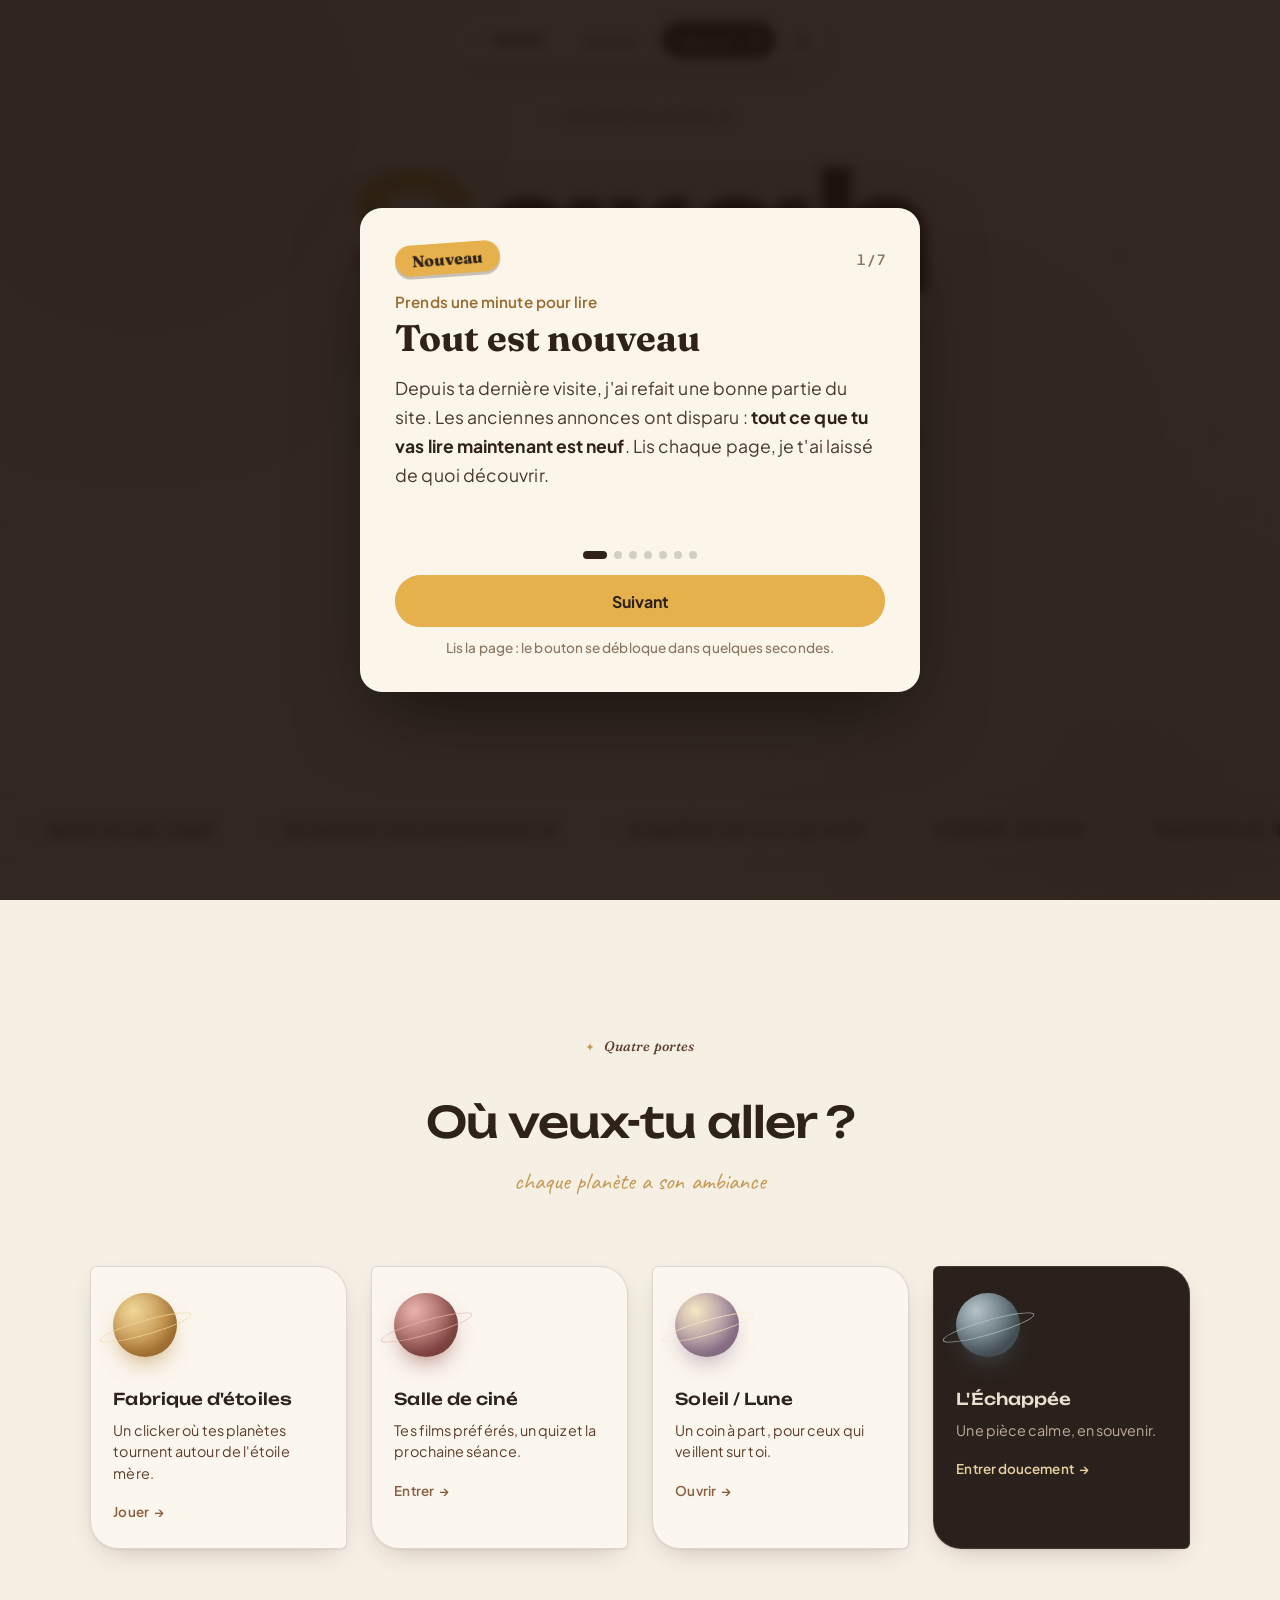
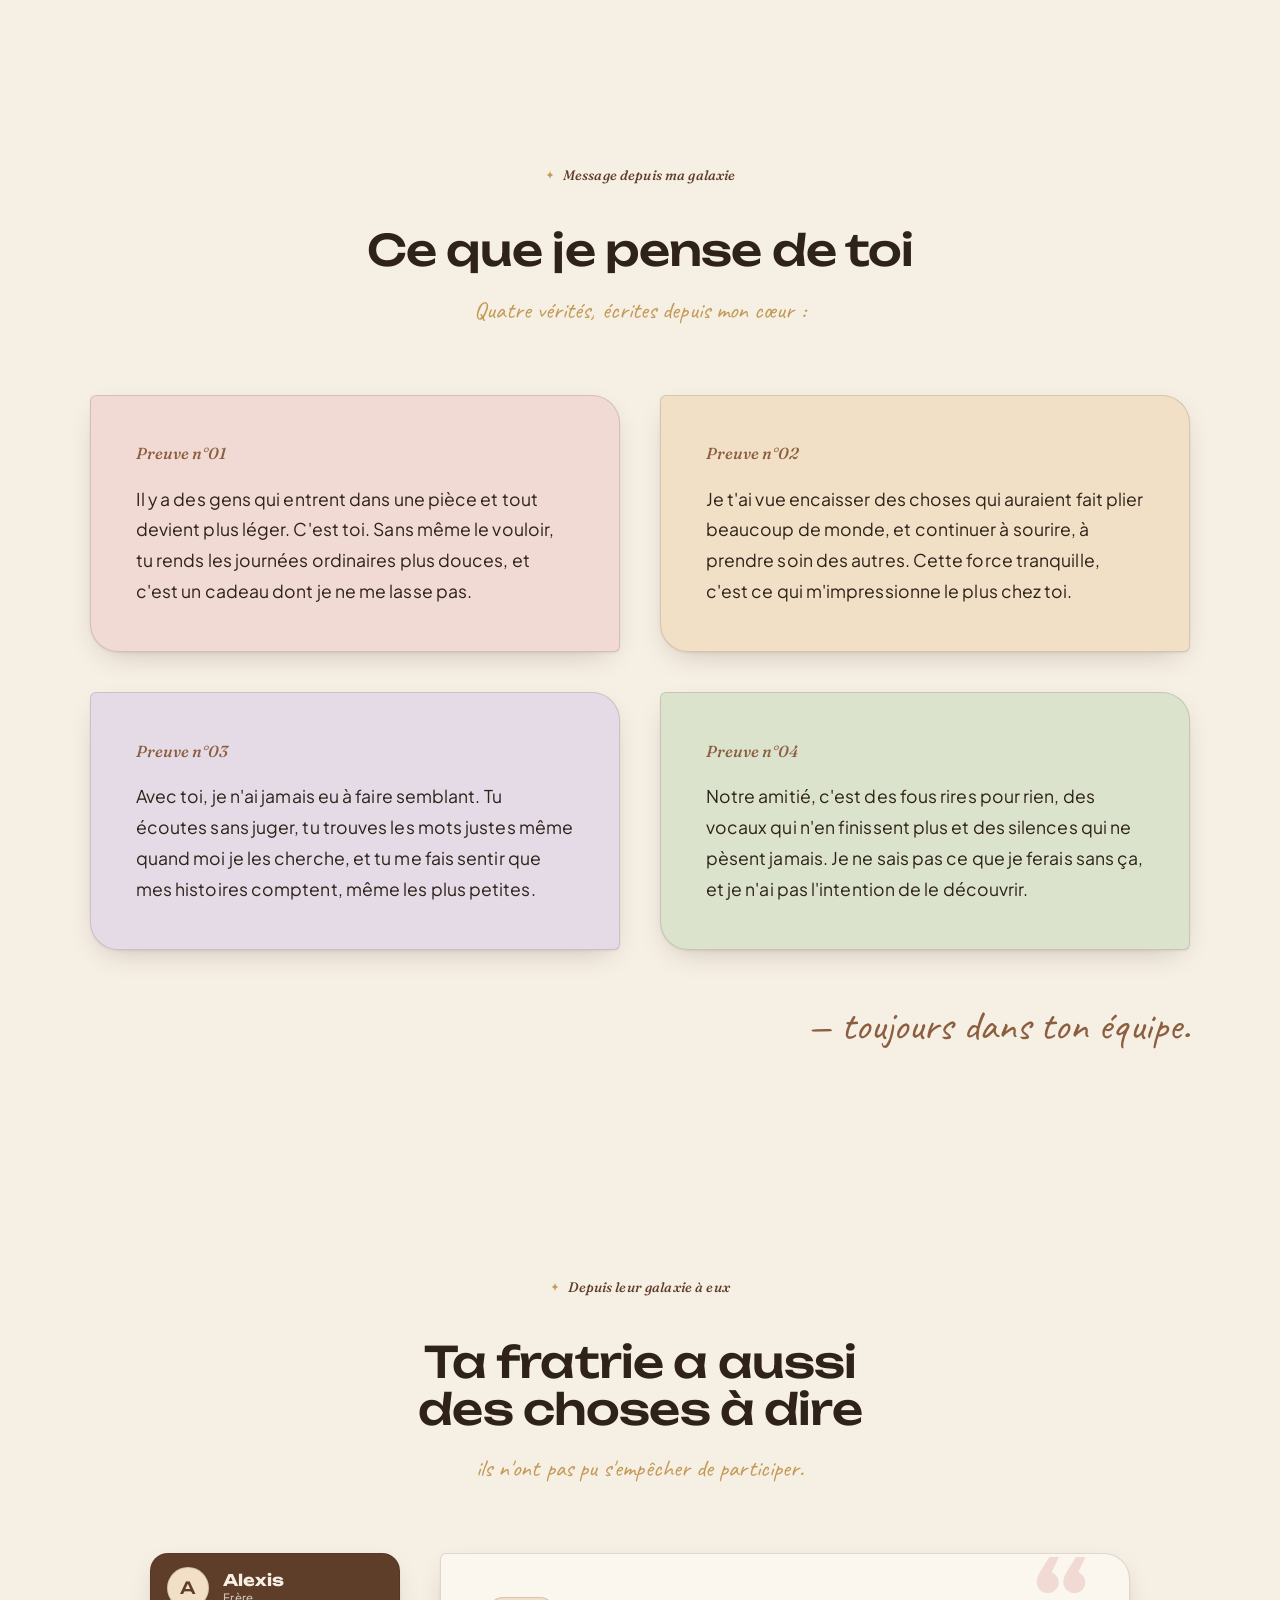
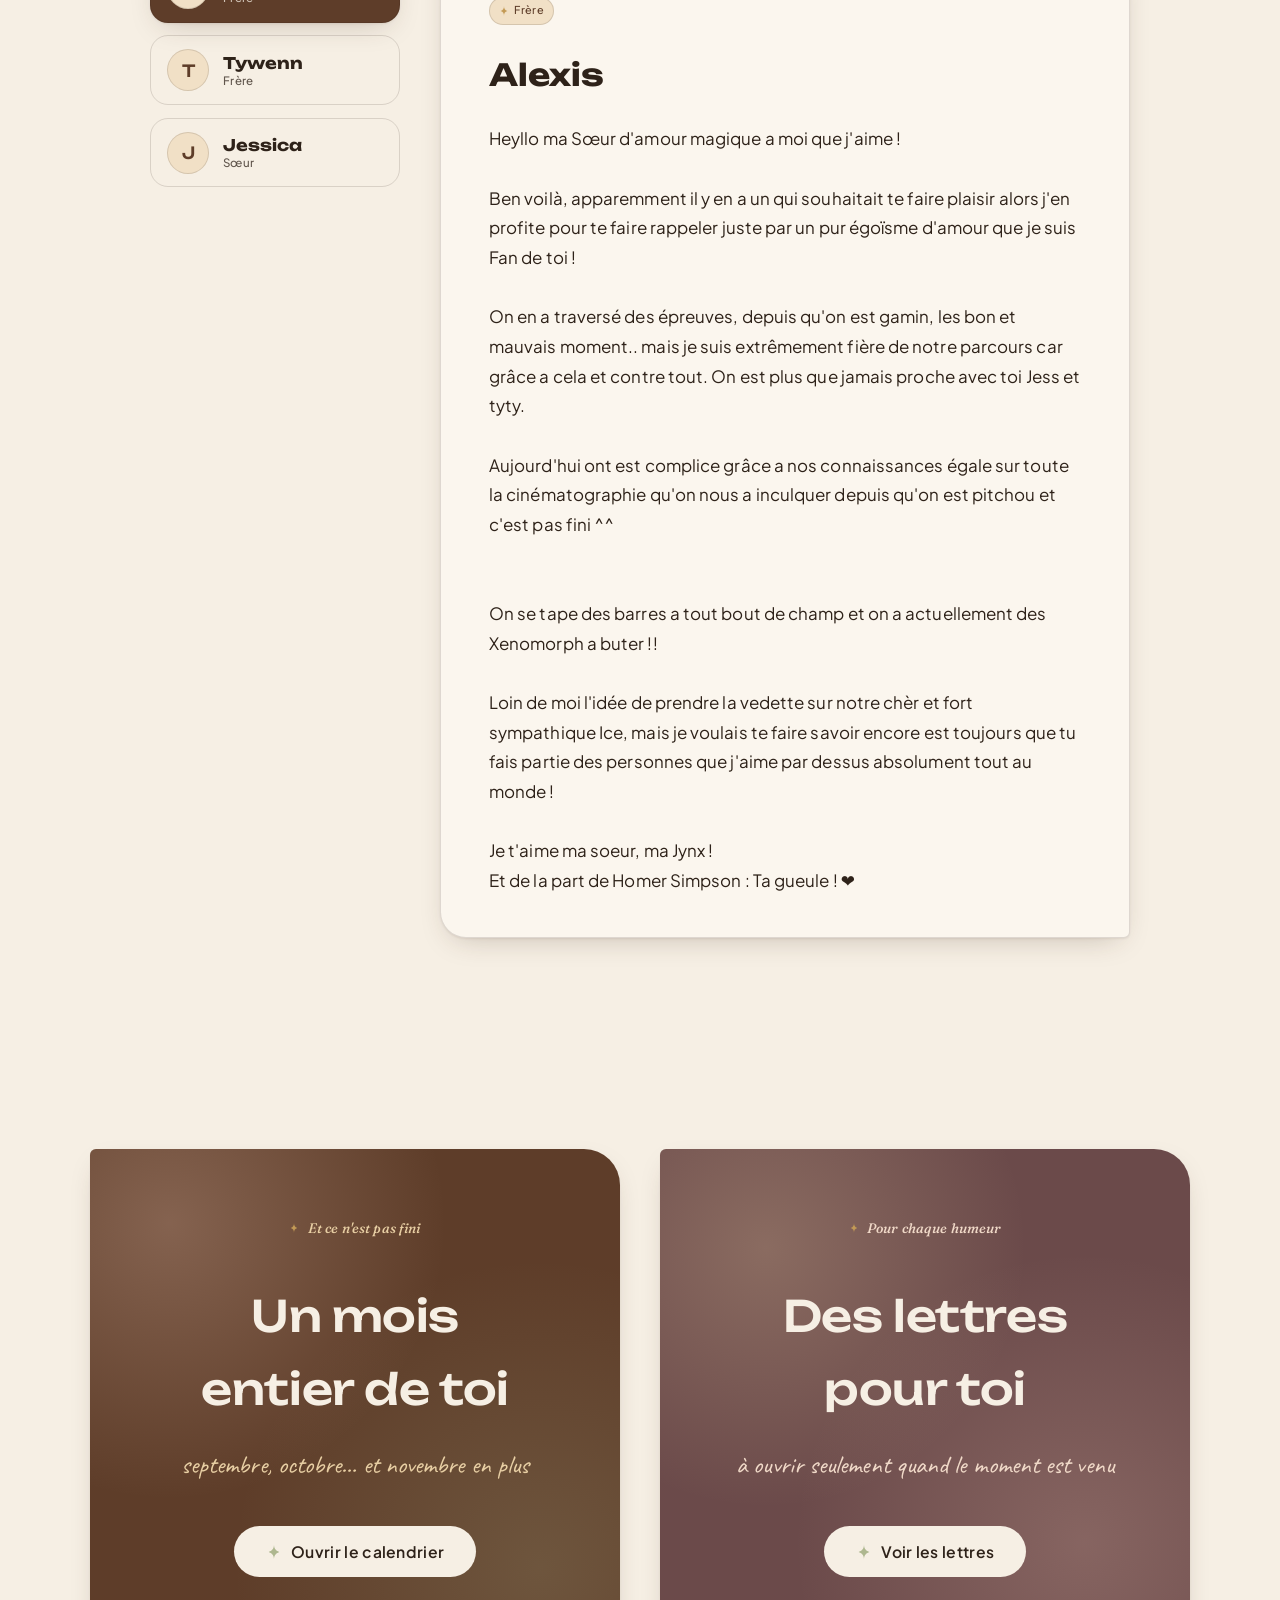
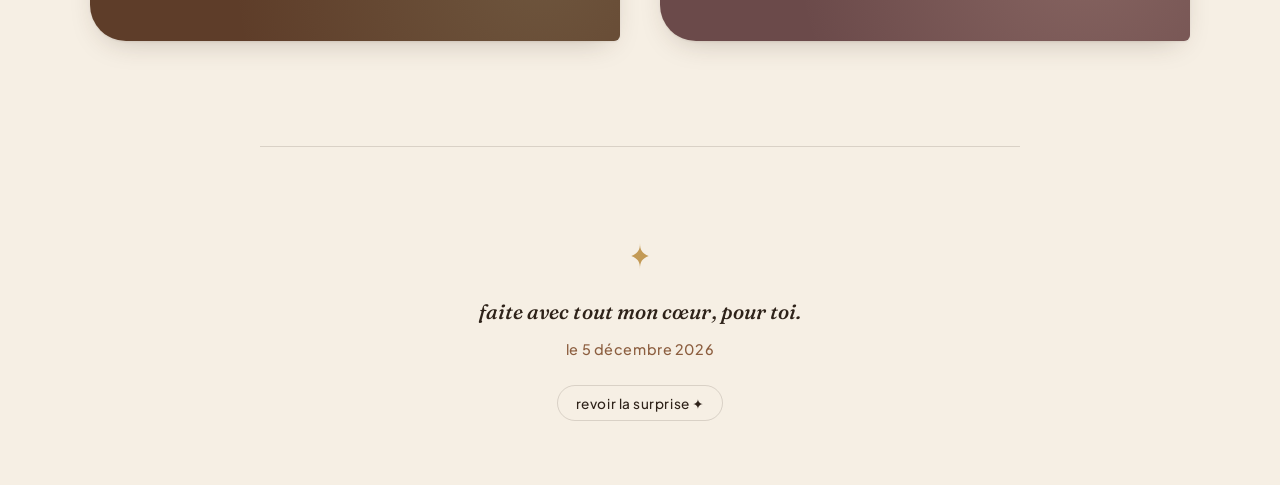
<file: index.html>
<!DOCTYPE html>
<html lang="fr">
<head>
<meta charset="UTF-8">
<meta name="viewport" content="width=device-width, initial-scale=1">
<title>Univers de Sarah</title>
<link rel="preconnect" href="https://fonts.googleapis.com">
<link rel="preconnect" href="https://fonts.gstatic.com" crossorigin>
<link href="https://fonts.googleapis.com/css2?family=Caveat:wght@500;700&family=Fraunces:ital,opsz,wght@1,9..144,400;1,9..144,500&family=Plus+Jakarta+Sans:wght@400;500;600;700&family=Unbounded:wght@400;500;600;700&display=swap" rel="stylesheet">
<link rel="stylesheet" href="style.css">

</head>
<body>

<svg class="visually-hidden" aria-hidden="true">
  <symbol id="icon-spark" viewBox="0 0 24 24">
    <path d="M12 0c0 6.6 1.8 9.4 8 12-6.2 2.6-8 5.4-8 12 0-6.6-1.8-9.4-8-12 6.2-2.6 8-5.4 8-12z"/>
  </symbol>
  <symbol id="icon-lock" viewBox="0 0 24 24">
    <path d="M6 10V8a6 6 0 0 1 12 0v2h1a1 1 0 0 1 1 1v9a1 1 0 0 1-1 1H5a1 1 0 0 1-1-1v-9a1 1 0 0 1 1-1h1zm2 0h8V8a4 4 0 0 0-8 0v2z"/>
  </symbol>
  <symbol id="icon-camera" viewBox="0 0 24 24">
    <path d="M9 3l-1.5 2H4a1 1 0 0 0-1 1v13a1 1 0 0 0 1 1h16a1 1 0 0 0 1-1V6a1 1 0 0 0-1-1h-3.5L15 3H9zm3 5a5 5 0 1 1 0 10 5 5 0 0 1 0-10zm0 2a3 3 0 1 0 0 6 3 3 0 0 0 0-6z"/>
  </symbol>
</svg>

<div class="bg-layer" aria-hidden="true">
  <div class="blob blob-1"></div>
  <div class="blob blob-2"></div>
  <div class="blob blob-3"></div>
  <canvas id="stars-canvas"></canvas>
</div>
<canvas id="confetti-canvas" aria-hidden="true"></canvas>

<!-- ================= NAVIGATION « DOCK CÉLESTE » =================
     Une pastille flottante (marque · section en cours · menu · thème).
     Un clic sur « Explorer » déploie un sommaire plein écran, éditorial.
     Les boutons gardent l'attribut data-nav : le routage par hash du JS est inchangé. -->
<header class="dock" id="dock">
  <div class="dock-pill">
    <button class="dock-brand nav-link" type="button" data-nav="home" aria-label="Retour à l'accueil">
      <svg class="icon-spark" aria-hidden="true"><use href="#icon-spark"/></svg><span>Sarah</span>
    </button>
    <span class="dock-sep" aria-hidden="true"></span>
    <span class="dock-here" id="dock-here" aria-live="polite">Accueil</span>
    <button class="dock-menu" id="dock-menu" type="button" aria-expanded="false" aria-controls="sommaire">
      <span class="dock-menu-label">Explorer</span>
      <span class="dock-burger" aria-hidden="true"><i></i><i></i></span>
    </button>
    <button class="theme-toggle nav-theme" id="theme-toggle" type="button" aria-label="Passer en mode nuit" aria-pressed="false">
  <svg viewBox="0 0 24 24" aria-hidden="true"><path class="tt-moon" d="M20 14.5A8.5 8.5 0 0 1 9.5 4a8.5 8.5 0 1 0 10.5 10.5z"/><g class="tt-sun"><circle cx="12" cy="12" r="4.2"/><path d="M12 2v3M12 19v3M2 12h3M19 12h3M4.9 4.9l2.1 2.1M17 17l2.1 2.1M4.9 19.1L7 17M17 7l2.1-2.1" stroke="currentColor" stroke-width="1.8" stroke-linecap="round" fill="none"/></g></svg>
</button>
  </div>
</header>

<div class="sommaire" id="sommaire" role="dialog" aria-modal="true" aria-label="Sommaire du site" hidden>
  <div class="sommaire-bg" data-nav-close></div>
  <nav class="sommaire-inner" aria-label="Navigation principale">
    <div class="som-group">
      <p class="som-title">Ton coin</p>
      <button class="som-link nav-link" type="button" data-nav="home" style="--c1:#F0D79A;--c2:#B9823A"><span class="som-orb"></span><span class="som-name">Accueil</span><span class="som-tag">là où tout commence</span></button>
      <button class="som-link nav-link" type="button" data-nav="letters" style="--c1:#F1CFA8;--c2:#B8693F"><span class="som-orb"></span><span class="som-name">Lettres</span><span class="som-tag">à ouvrir selon l'humeur</span></button>
      <button class="som-link nav-link" type="button" data-nav="calendar" style="--c1:#D6DDAE;--c2:#6F8148"><span class="som-orb"></span><span class="som-name">Calendrier</span><span class="som-tag">un chemin d'étoiles</span></button>
    </div>
    <div class="som-group">
      <p class="som-title">Jouer</p>
      <a class="som-link" href="clicker.html" style="--c1:#F0D79A;--c2:#B9823A"><span class="som-orb"></span><span class="som-name">Fabrique d'étoiles</span><span class="som-tag">le clicker en orbite</span></a>
      <a class="som-link" href="cinema.html" style="--c1:#E9B4AE;--c2:#8E4B49"><span class="som-orb"></span><span class="som-name">Salle de ciné</span><span class="som-tag">films, quiz et séances</span></a>
      <button class="som-link nav-link" type="button" data-nav="window" style="--c1:#CDB8D9;--c2:#7B5A86"><span class="som-orb"></span><span class="som-name">La chambre</span><span class="som-tag">et sa fenêtre sur le ciel</span></button>
    </div>
    <div class="som-group">
      <p class="som-title">Mystères</p>
      <button class="som-link nav-link" type="button" data-nav="secret" style="--c1:#BFD8C2;--c2:#4F7A5E"><span class="som-orb"></span><span class="som-name">Le Coffre</span><span class="som-tag">quatre épreuves</span></button>
      <a class="som-link" href="soleil-lune.html" style="--c1:#F6E8C2;--c2:#9A7F9C"><span class="som-orb"></span><span class="som-name">Soleil / Lune</span><span class="som-tag">un coin à part</span></a>
      <a class="som-link is-mourn" href="sanctuary.html" style="--c1:#B5C3C8;--c2:#4A5A63"><span class="som-orb"></span><span class="som-name">L'Échappée</span><span class="som-tag">une pièce à explorer</span></a>
      <button class="patch-open" id="patch-open" type="button">Voir les nouveautés</button>
    </div>
  </nav>
</div>




<!-- ================= NOUVEAUTÉS : page de lecture à l'arrivée (une fois par version) ================= -->
<div class="nw" id="news" role="dialog" aria-modal="true" aria-labelledby="nw-t0" hidden>
  <div class="nw-card">
    <button class="nw-x" id="nw-x" type="button" aria-label="Fermer les nouveautés" hidden>
      <svg viewBox="0 0 24 24" aria-hidden="true"><path d="M6 6l12 12M18 6L6 18" stroke="currentColor" stroke-width="2.2" stroke-linecap="round" fill="none"/></svg>
    </button>
    <div class="nw-top"><span class="nw-stamp">Nouveau</span><span class="nw-count" id="nw-count" aria-live="polite"></span></div>
    <div class="nw-slides" id="nw-slides">
      <section class="nw-slide" data-i="0" aria-labelledby="nw-t0">
        <p class="nw-sub">Prends une minute pour lire</p>
        <h2 class="nw-title" id="nw-t0">Tout est nouveau</h2>
        <p class="nw-intro">Depuis ta dernière visite, j'ai refait une bonne partie du site. Les anciennes annonces ont disparu : <strong>tout ce que tu vas lire maintenant est neuf</strong>. Lis chaque page, je t'ai laissé de quoi découvrir.</p>
      </section>
      <section class="nw-slide" data-i="1" aria-labelledby="nw-t1" hidden>
        <p class="nw-sub">Accueil et menu</p>
        <h2 class="nw-title" id="nw-t1">Une arrivée plus simple</h2>
        <ul class="nw-list"><li>Tu arrives <strong>directement sur ta page</strong>, sans écran d'introduction.</li><li>Un <strong>nouveau menu</strong> te permet d'aller partout : lettres, calendrier, jeux, chambre, coffre.</li><li>L'ancienne page « Ton univers » n'existe plus : <strong>le bouton retour te ramène toujours à l'accueil</strong>.</li></ul>
      </section>
      <section class="nw-slide" data-i="2" aria-labelledby="nw-t2" hidden>
        <p class="nw-sub">Un jour après l'autre</p>
        <h2 class="nw-title" id="nw-t2">Un nouveau calendrier</h2>
        <ul class="nw-list"><li>Le calendrier a été <strong>entièrement refait</strong>.</li><li>Il s'ouvre <strong>directement sur novembre</strong>.</li><li>Ouvre la case du jour, une surprise t'attend chaque fois.</li></ul>
      </section>
      <section class="nw-slide" data-i="3" aria-labelledby="nw-t3" hidden>
        <p class="nw-sub">À ouvrir une par une</p>
        <h2 class="nw-title" id="nw-t3">Des lettres redessinées</h2>
        <ul class="nw-list"><li>Chaque lettre est maintenant une <strong>enveloppe en couleur</strong>, claire et facile à repérer.</li><li>Elles s'ouvrent d'un clic, et celles que tu as déjà lues restent marquées.</li></ul>
      </section>
      <section class="nw-slide" data-i="4" aria-labelledby="nw-t4" hidden>
        <p class="nw-sub">Un vrai jeu de galaxie</p>
        <h2 class="nw-title" id="nw-t4">La Fabrique d'étoiles, refaite</h2>
        <ul class="nw-list"><li>Une <strong>galaxie en 3D</strong> : zoome avec la molette, maintiens le clic gauche pour la faire tourner. Elle reste toujours au centre.</li><li>Des <strong>orbiteurs</strong> à acheter, des améliorations, des comètes : <strong>plus une comète est rare, plus elle met de temps à arriver</strong>.</li><li>La <strong>Supernova</strong> te fait renaître : barre de progression, bonus gagné et ce que tu perds, tout est affiché avant de confirmer.</li><li>Nouvelle sauvegarde : la partie repart de zéro.</li></ul>
      </section>
      <section class="nw-slide" data-i="5" aria-labelledby="nw-t5" hidden>
        <p class="nw-sub">Quatre épreuves</p>
        <h2 class="nw-title" id="nw-t5">Le Coffre, réécrit</h2>
        <ul class="nw-list"><li>Quatre épreuves différentes : un message à déchiffrer, une constellation à rejouer, des étoiles à éteindre, un puzzle du ciel.</li><li>Il faut les réussir <strong>dans l'ordre</strong> pour ouvrir le coffre.</li><li>Ta progression est gardée sur cet appareil.</li></ul>
      </section>
      <section class="nw-slide" data-i="6" aria-labelledby="nw-t6" hidden>
        <p class="nw-sub">C'est à toi</p>
        <h2 class="nw-title" id="nw-t6">Voilà, tu as tout lu</h2>
        <ul class="nw-list"><li>Tu peux <strong>rouvrir cette page</strong> quand tu veux depuis le menu, avec « Voir les nouveautés ».</li><li>Maintenant, va explorer.</li></ul>
      </section>
    </div>
    <div class="nw-dots" id="nw-dots" aria-hidden="true"></div>
    <div class="nw-foot">
      <button class="nw-btn nw-prev" id="nw-prev" type="button">Retour</button>
      <button class="nw-btn nw-next" id="nw-next" type="button"><i class="nw-fill" aria-hidden="true"></i><span id="nw-next-label">Suivant</span></button>
    </div>
    <p class="nw-hint" id="nw-hint">Lis la page : le bouton se débloque dans quelques secondes.</p>
  </div>
</div>

<!-- ================= ÉCRAN 1 : ACCUEIL ================= -->
<div class="screen" id="screen-home">
  <main>
    <section class="hero">
      <p class="eyebrow"><svg class="icon-spark" aria-hidden="true"><use href="#icon-spark"/></svg>Une page rien que pour toi</p>
      <h1 class="hero-title" aria-label="Sarah">
        <span class="letter" style="animation-delay:.05s">S</span><span class="letter" style="animation-delay:.14s">a</span><span class="letter" style="animation-delay:.23s">r</span><span class="letter" style="animation-delay:.32s">a</span><span class="letter" style="animation-delay:.41s">h</span>
      </h1>
      <p class="hero-subtitle">l'étoile la plus brillante que je connaisse</p>
      <p class="hero-text">Ici, pas de filtre, pas de mise en scène — juste tout ce qu'on pense de toi, réuni dans un petit coin d'univers. Descends, prends ton temps.</p>
      <div class="hero-actions">
        <a class="btn-wish" id="wish-btn" href="soleil-lune.html">
          <svg class="icon-spark" aria-hidden="true"><use href="#icon-spark"/></svg>
          Soleil / Lune
        </a>
        <span class="scroll-cue">continue de scroller
          <svg viewBox="0 0 24 24" fill="none" stroke="currentColor" stroke-width="2" aria-hidden="true"><path d="M12 4v16M6 14l6 6 6-6"/></svg>
        </span>
      </div>
    </section>

    <div class="ticker-wrap" aria-hidden="true">
      <div class="ticker">
        <span><svg class="icon-spark"><use href="#icon-spark"/></svg>MEILLEURE AMIE</span>
        <span><svg class="icon-spark"><use href="#icon-spark"/></svg>HUMAINE EXCEPTIONNELLE</span>
        <span><svg class="icon-spark"><use href="#icon-spark"/></svg>LUMIÈRE DE LA GALAXIE</span>
        <span><svg class="icon-spark"><use href="#icon-spark"/></svg>COSMIC QUEEN</span>
        <span><svg class="icon-spark"><use href="#icon-spark"/></svg>IRREMPLAÇABLE</span>
        <span><svg class="icon-spark"><use href="#icon-spark"/></svg>MEILLEURE AMIE</span>
        <span><svg class="icon-spark"><use href="#icon-spark"/></svg>HUMAINE EXCEPTIONNELLE</span>
        <span><svg class="icon-spark"><use href="#icon-spark"/></svg>LUMIÈRE DE LA GALAXIE</span>
        <span><svg class="icon-spark"><use href="#icon-spark"/></svg>COSMIC QUEEN</span>
        <span><svg class="icon-spark"><use href="#icon-spark"/></svg>IRREMPLAÇABLE</span>
      </div>
    </div>

    <section class="block portals" id="portals" aria-labelledby="portals-title">
      <div class="container">
        <div class="section-head" data-reveal>
          <p class="eyebrow"><svg class="icon-spark" aria-hidden="true"><use href="#icon-spark"/></svg>Quatre portes</p>
          <h2 id="portals-title">Où veux-tu aller&nbsp;?</h2>
          <p class="lede">chaque planète a son ambiance</p>
        </div>
        <div class="portal-grid">
          <a class="portal" href="clicker.html" style="--c1:#F0D79A;--c2:#B9823A" data-reveal>
            <span class="portal-orb" aria-hidden="true"></span><h3>Fabrique d'étoiles</h3>
            <p>Un clicker où tes planètes tournent autour de l'étoile mère.</p><span class="portal-go">Jouer</span>
          </a>
          <a class="portal" href="cinema.html" style="--c1:#E9B4AE;--c2:#8E4B49" data-reveal>
            <span class="portal-orb" aria-hidden="true"></span><h3>Salle de ciné</h3>
            <p>Tes films préférés, un quiz et la prochaine séance.</p><span class="portal-go">Entrer</span>
          </a>
          <a class="portal" href="soleil-lune.html" style="--c1:#F6E8C2;--c2:#9A7F9C" data-reveal>
            <span class="portal-orb" aria-hidden="true"></span><h3>Soleil / Lune</h3>
            <p>Un coin à part, pour ceux qui veillent sur toi.</p><span class="portal-go">Ouvrir</span>
          </a>
          <a class="portal is-mourn" href="sanctuary.html" style="--c1:#B5C3C8;--c2:#4A5A63" data-reveal>
            <span class="portal-orb" aria-hidden="true"></span><h3>L'Échappée</h3>
            <p>Une pièce calme, en souvenir.</p><span class="portal-go">Entrer doucement</span>
          </a>
        </div>
      </div>
    </section>

    <section class="block" id="messages">
      <div class="container">
        <div class="section-head">
          <p class="eyebrow"><svg class="icon-spark"><use href="#icon-spark"/></svg>Message depuis ma galaxie</p>
          <h2>Ce que je pense de toi</h2>
          <span class="lede">Quatre vérités, écrites depuis mon cœur :</span>
        </div>

        <!-- ÉDITABLE : remplace les 4 textes ci-dessous par tes vrais messages -->
        <div class="message-grid">
          <article class="msg-card" data-reveal>
            <span class="tag">Preuve n°01</span>
            <p>Il y a des gens qui entrent dans une pièce et tout devient plus léger. C'est toi. Sans même le vouloir, tu rends les journées ordinaires plus douces, et c'est un cadeau dont je ne me lasse pas.</p>
          </article>
          <article class="msg-card" data-reveal>
            <span class="tag">Preuve n°02</span>
            <p>Je t'ai vue encaisser des choses qui auraient fait plier beaucoup de monde, et continuer à sourire, à prendre soin des autres. Cette force tranquille, c'est ce qui m'impressionne le plus chez toi.</p>
          </article>
          <article class="msg-card" data-reveal>
            <span class="tag">Preuve n°03</span>
            <p>Avec toi, je n'ai jamais eu à faire semblant. Tu écoutes sans juger, tu trouves les mots justes même quand moi je les cherche, et tu me fais sentir que mes histoires comptent, même les plus petites.</p>
          </article>
          <article class="msg-card" data-reveal>
            <span class="tag">Preuve n°04</span>
            <p>Notre amitié, c'est des fous rires pour rien, des vocaux qui n'en finissent plus et des silences qui ne pèsent jamais. Je ne sais pas ce que je ferais sans ça, et je n'ai pas l'intention de le découvrir.</p>
          </article>
        </div>

        <p class="signoff">— toujours dans ton équipe.</p>
      </div>
    </section>

    <section class="block" id="family">
      <div class="container">
        <div class="section-head">
          <p class="eyebrow"><svg class="icon-spark"><use href="#icon-spark"/></svg>Depuis leur galaxie à eux</p>
          <h2>Ta fratrie a aussi des choses à dire</h2>
          <span class="lede">ils n'ont pas pu s'empêcher de participer.</span>
        </div>
      </div>

      <!-- ÉDITABLE : les messages de la fratrie (un <article> par personne) -->
      <div class="container">
        <div class="fam-reader" id="fam-reader">
          <div class="fam-tabs" id="fam-tabs" role="tablist" aria-label="Choisir un message de la fratrie"></div>
          <div class="fam-stage">
          <article class="fam-card" role="tabpanel">
            <span class="badge"><svg class="icon-spark"><use href="#icon-spark"/></svg>Frère</span>
            <p class="who">Alexis</p>
            <p>Heyllo ma Sœur d'amour magique a moi que j'aime ! 

Ben voilà, apparemment il y en a un qui souhaitait te faire plaisir alors j'en profite pour te faire rappeler juste par un pur égoïsme d'amour que je suis Fan de toi ! 

On en a traversé des épreuves, depuis qu'on est gamin, les bon et mauvais moment.. mais je suis extrêmement fière de notre parcours car grâce a cela et contre tout. On est plus que jamais proche avec toi Jess et tyty.

Aujourd'hui ont est complice grâce a nos connaissances égale sur toute la cinématographie qu'on nous a inculquer depuis qu'on est pitchou et c'est pas fini ^^


On se tape des barres a tout bout de champ et on a actuellement des Xenomorph a buter !!

Loin de moi l'idée de prendre la vedette sur notre chèr et fort sympathique Ice, mais je voulais te faire savoir encore est toujours que tu fais partie des personnes que j'aime par dessus absolument tout au monde ! 

Je t'aime ma soeur, ma Jynx ! 
Et de la part de Homer Simpson : Ta gueule ! ❤️</p>
          </article>
          <article class="fam-card" role="tabpanel">
            <span class="badge"><svg class="icon-spark"><use href="#icon-spark"/></svg>Frère</span>
            <p class="who">Tywenn</p>
            <p>Coucou Sassou 😁 ! Je ne suis pas la meilleur personne pour mettre ce genre de choses par écrit, mais je voulais quand même te laisser quelques mots.

Ce que j’aime chez toi, c’est ta gentillesse et surtout l’humour qu’on peut avoir ensemble et avec notre frère et notre sœur. C’est peut-être des choses simples, mais c’est justement ces petits moments qui comptent beaucoup pour moi.

Je repense notamment de temps en temps à nos parties sur Back 4 Blood. C’est un jeu que j’aime énormément, et le fait d’y avoir joué pour la première fois avec toi en a fait un souvenir que je garde particulièrement. C’était juste des parties de jeu, mais j’ai vraiment passé de très bons moments avec toi.

S’il y a une chose que j’aimerais que tu retiennes, c’est de toujours avoir confiance en toi. N’aie pas peur d’avancer, d’essayer, de te tromper ou de prendre et de reprendre des chemins différents. La vie passe vite, je dis ça alors que j'en est que 19 ans, mais je le vois, alors profite, profite des personnes qui t’entourent et surtout, profite des moments que la vie te donne.

Je ne te le dis peut-être pas souvent, mais tu comptes beaucoup pour moi et je suis content de t’avoir comme sœur ❤️❤️❤️

Des gros bisous moche 3 ❤️🥰😘</p>
          </article>
          <article class="fam-card" role="tabpanel">
            <span class="badge"><svg class="icon-spark"><use href="#icon-spark"/></svg>Sœur</span>
            <p class="who">Jessica</p>
            <p>A toi, ma sœur, mais pas seulement, pas juste une sœur mais une âme sœur, une âme jumelle, mon souffle de vie, mon rayon de soleil, ma safe-place, là où naît mon courage, là où se meurent mes doutes, le départ de mes forces, la destination de ma volonté, c'est dans ton existence que j'ai trouvé ma raison d'être, ma détermination à combattre chaque épreuve de la vie, sans toi je serais incomplète, inachevée. Il n’existe aucune définition de l'amour qui puisse poser des mots sur la puissance et la profondeur de celui que je te porte, tant il transcende tout ce qui existe de tangible en notre monde. A toi, ma sœur, je t'aime bien au-delà des mots, bien au-delà des émotions, bien au-delà de chaque réalité qui fût, qui est et qui sera.</p>
          </article>
          </div>
        </div>
      </div>
    </section>

    <section class="block">
      <div class="container">
        <div class="teaser-grid">
          <div class="cal-teaser" data-reveal>
            <p class="eyebrow"><svg class="icon-spark"><use href="#icon-spark"/></svg>Et ce n'est pas fini</p>
            <h2>Un mois entier de toi</h2>
            <p class="sub">septembre, octobre… et novembre en plus</p>
            <button class="btn-cal" type="button" data-nav="calendar">
              <svg class="icon-spark" aria-hidden="true"><use href="#icon-spark"/></svg>
              Ouvrir le calendrier
            </button>
          </div>
          <div class="cal-teaser letters-teaser" data-reveal>
            <p class="eyebrow"><svg class="icon-spark"><use href="#icon-spark"/></svg>Pour chaque humeur</p>
            <h2>Des lettres pour toi</h2>
            <p class="sub">à ouvrir seulement quand le moment est venu</p>
            <button class="btn-cal" type="button" data-nav="letters">
              <svg class="icon-spark" aria-hidden="true"><use href="#icon-spark"/></svg>
              Voir les lettres
            </button>
          </div>
        </div>
      </div>
    </section>
  </main>

  <footer class="sign-off">
    <svg class="icon-spark big" aria-hidden="true"><use href="#icon-spark"/></svg>
    <p class="made">faite avec tout mon cœur, pour toi.</p>
    <p class="date" id="footer-date">—</p>
    <button class="btn-replay" id="replay-btn" type="button">revoir la surprise ✦</button>
  </footer>
</div>

<!-- ================= ÉCRAN 2 : CALENDRIER ================= -->
<div class="screen" id="screen-calendar">
  <div class="cal-screen container">
    <div class="cal-header">
      <p class="eyebrow"><svg class="icon-spark"><use href="#icon-spark"/></svg>Calendrier secret</p>
      <h2 tabindex="-1" id="cal-heading">Un mois de toi</h2>
      <span class="lede">une étoile par jour, un peu d'amour à chaque fois</span>
      <div class="cal-tabs" role="tablist" aria-label="Choisir le mois">
        <button class="cal-tab is-active" type="button" role="tab" data-cal="calendar" aria-selected="true">Novembre</button>
        <button class="cal-tab" type="button" role="tab" data-cal="calendar-sept" aria-selected="false">Septembre · octobre</button>
      </div>
      <p class="cal-status" id="cal-status">Chargement…</p>
      <div class="cal-prog" id="cal-prog" aria-hidden="true"><div class="cal-prog-bar"><i></i></div><span></span></div>
    </div>

    <div class="cal-grid-wrap">
      <div class="cal-board" id="cal-grid" aria-label="Calendrier : une case par jour"></div>
    </div>

    <div class="cal-legend">
      <span><span class="legend-dot today"></span>aujourd'hui</span>
      <span><span class="legend-dot"></span>à ouvrir</span>
      <span><span class="legend-dot locked"></span>pas encore</span>
    </div>
  </div>
</div>

<!-- ================= ÉCRAN 3 : CASE OUVERTE ================= -->
<div class="screen" id="screen-day">
  <div class="day-screen">
    <p class="day-label" id="day-label">JOUR —</p>
    <h2 class="day-text" id="day-text" tabindex="-1"></h2>
    <div class="day-nav">
      <button class="btn-ghost" type="button" id="day-prev">← jour précédent</button>
      <button class="btn-ghost" type="button" data-nav="calendar">retour au calendrier</button>
      <button class="btn-ghost" type="button" id="day-next">jour suivant →</button>
    </div>
  </div>
</div>

<!-- ================= ÉCRAN 4 : LETTRES ================= -->
<div class="screen" id="screen-letters">
  <div class="desk-screen container">
    <div class="cal-header">
      <p class="eyebrow"><svg class="icon-spark"><use href="#icon-spark"/></svg>Pour chaque humeur</p>
      <h2 tabindex="-1" id="letters-heading">Des lettres pour toi</h2>
      <span class="lede">à ouvrir seulement quand le moment est venu</span>
    </div>

    <!-- barre d'outils : filtre, progression, lettre au hasard -->
    <div class="desk-bar">
      <div class="desk-filters" role="group" aria-label="Filtrer les lettres">
        <button class="desk-chip is-active" type="button" data-filter="all" aria-pressed="true">Toutes</button>
        <button class="desk-chip" type="button" data-filter="new" aria-pressed="false">À ouvrir</button>
        <button class="desk-chip" type="button" data-filter="read" aria-pressed="false">Déjà ouvertes</button>
      </div>
      <p class="desk-count" id="letters-count" aria-live="polite"></p>
      <button class="desk-random" id="letters-random" type="button"><svg viewBox="0 0 24 24" aria-hidden="true"><use href="#icon-spark"/></svg>Une au hasard</button>
    </div>

    <!-- ÉDITABLE : les lettres viennent du tableau LETTERS dans le script -->
    <div class="desk" id="letters-desk">
      <div class="desk-grid" id="letters-grid"></div>
    </div>
  </div>
</div>

<!-- ================= ÉCRAN 5 : LETTRE OUVERTE ================= -->
<div class="screen" id="screen-letter">
  <div class="day-screen letter-page">
    <article class="paper" aria-labelledby="letter-word">
      <span class="paper-seal" aria-hidden="true"><svg viewBox="0 0 24 24"><use href="#icon-spark"/></svg></span>
      <p class="day-label" id="letter-trigger">—</p>
      <h2 class="day-text" id="letter-word" tabindex="-1"></h2>
      <span class="paper-rule" aria-hidden="true"></span>
      <p class="letter-sub" id="letter-sub"></p>
      <svg class="paper-flourish" viewBox="0 0 120 14" aria-hidden="true"><path d="M2 7h40M78 7h40" stroke="currentColor" stroke-width="1" fill="none" stroke-linecap="round"/><path d="M60 1l1.6 4.9L66 7l-4.4 1.1L60 13l-1.6-4.9L54 7l4.4-1.1z" fill="currentColor"/></svg>
    </article>
    <div class="day-nav">
      <button class="btn-ghost" type="button" id="letter-prev">← lettre précédente</button>
      <button class="btn-ghost" type="button" data-nav="letters">retour aux lettres</button>
      <button class="btn-ghost" type="button" id="letter-next">lettre suivante →</button>
    </div>
  </div>
</div>

<!-- ================= ÉCRAN 6 : FENÊTRE ================= -->
<div class="screen" id="screen-window">
  <div class="window-screen" id="room-scene">
    <!-- Décor : chambre gaming RGB autour de la fenêtre, purement visuel. -->
    <div class="room-led" aria-hidden="true"></div>
    <div class="room-ambient" aria-hidden="true"></div>
    <div class="room-floor" aria-hidden="true"></div>
    <div class="room-neon" aria-hidden="true">GG</div>
    <div class="room-hex" aria-hidden="true"><i></i><i></i><i></i><i></i><i></i><i></i><i></i></div>
    <div class="room-poster" aria-hidden="true"></div>
    <div class="room-desk" aria-hidden="true">
      <div class="gm-chair"><i></i></div>
      <i class="gm-leg l"></i><i class="gm-leg r"></i>
      <div class="gm-pc"><i class="fan"></i><i class="fan"></i><i class="fan"></i></div>
      <div class="gm-monitor"><div class="gm-screen"></div><i class="gm-stand"></i></div>
      <div class="gm-top"></div>
      <i class="gm-pad"></i><i class="gm-kb"></i><i class="gm-mouse"></i>
    </div>
    <div class="room-shelf" aria-hidden="true">
      <span class="shelf-book book-1"></span>
      <span class="shelf-book book-2"></span>
      <span class="shelf-book book-3"></span>
      <span class="shelf-figure"></span>
      <span class="shelf-frame"></span>
    </div>

    <div class="room-wall" aria-hidden="true"></div>
    <div class="room-rug" aria-hidden="true"></div>
    <div class="room-caption">
      <p class="eyebrow"><svg class="icon-spark" aria-hidden="true"><use href="#icon-spark"/></svg>Depuis l'intérieur</p>
      <h2 tabindex="-1" id="window-heading">Regarde par la fenêtre</h2>
      <p class="lede">le ciel est calme, ce soir. clique sur la vitre pour aller le voir de plus près.</p>
    </div>

    <div class="window-frame" id="window-frame">
      <button class="window-glass" id="window-glass" type="button" aria-label="Sortir regarder le ciel">
        <canvas id="window-stars-canvas"></canvas>
        <span class="window-hint" aria-hidden="true"><svg class="icon-spark"><use href="#icon-spark"/></svg></span>
      </button>
      <div class="window-mullions" aria-hidden="true"></div>
    </div>
    <div class="window-sill" aria-hidden="true"></div>
    <div class="room-curtain l" aria-hidden="true"></div><div class="room-curtain r" aria-hidden="true"></div>
  </div>
</div>

<!-- overlay de "traversée" de la fenêtre : effet de vitesse-étoiles plein écran -->
<div class="warp-overlay" id="warp-overlay" aria-hidden="true">
  <canvas id="warp-canvas"></canvas>
</div>

<!-- ================= ÉCRAN 7 : CIEL ================= -->
<div class="screen" id="screen-sky">
  <div class="sky-screen">
    <canvas id="sky-canvas" tabindex="-1"></canvas>
    <p class="sky-hint" id="sky-hint">bouge la souris pour explorer · clique sur une étoile brillante</p>
    <p class="sky-progress" id="sky-progress" aria-live="polite"></p>
    <button class="sky-back" type="button" data-nav="window">← retour à l'intérieur</button>
    <div class="sky-dim" id="sky-dim" aria-hidden="true"></div>

    <!-- ÉDITABLE : les 5 constellations viennent du tableau CONSTELLATIONS dans le script -->
    <div class="constellation-card" id="constellation-card" role="dialog" aria-modal="false" aria-labelledby="card-title">
      <button class="card-close" id="card-close" type="button" aria-label="Fermer">×</button>
      <span class="card-date" id="card-date">—</span>
      <h3 id="card-title" tabindex="-1">—</h3>
      <p id="card-text"></p>
      <img class="card-img" id="card-img" alt="" hidden>
    </div>
  </div>
</div>

<div class="screen" id="screen-secret">
  <div class="vault" id="vault">

    <!-- ÉTAT 1 : le coffre est fermé → 4 épreuves à passer -->
    <div class="vault-locked" id="vault-locked">
      <p class="vault-eyebrow"><svg class="icon-spark" aria-hidden="true"><use href="#icon-spark"/></svg>Rien que pour toi</p>
      <h2 class="vault-title" id="vault-heading" tabindex="-1">Le Coffre</h2>
      <p class="vault-lede">Quatre épreuves gardent le coffre. Passe-les une par une.</p>

      <ol class="trial-steps" id="trial-steps" aria-label="Les quatre épreuves"></ol>
      <section class="trial" id="trial">
        <header class="trial-head">
          <span class="trial-num" id="trial-num" aria-hidden="true">1</span>
          <div class="trial-head-text">
            <p class="trial-kind" id="trial-kind"></p>
            <h3 class="trial-title" id="trial-title"></h3>
          </div>
        </header>
        <p class="trial-text" id="trial-text"></p>
        <div class="trial-board" id="trial-board"></div>
        <p class="trial-msg" id="trial-msg" role="status" aria-live="polite"></p>
        <div class="trial-actions">
          <button type="button" class="trial-btn ghost" id="trial-reset">Recommencer</button>
          <button type="button" class="trial-btn" id="trial-next" hidden>Épreuve suivante</button>
        </div>
      </section>

    </div>

    <!-- ÉTAT 2 : le coffre est ouvert → le ciel des raisons, puis la lettre -->
    <div class="vault-open" id="vault-open" hidden>
      <p class="vault-eyebrow"><svg class="icon-spark" aria-hidden="true"><use href="#icon-spark"/></svg>Le coffre est ouvert</p>
      <h2 class="vault-title" id="vault-open-heading" tabindex="-1">Sept raisons de briller</h2>
      <p class="vault-lede" id="vault-open-lede">Touche chaque étoile pour lire une raison.</p>
      <div class="vault-sky" id="vault-sky">
        <svg class="vault-sky-lines" id="vault-sky-lines" viewBox="0 0 1000 520" preserveAspectRatio="none" aria-hidden="true"></svg>
        <div class="vault-stars" id="vault-stars"></div>
      </div>
      <div class="vault-reason" id="vault-reason" role="status" aria-live="polite">
        <p class="vault-reason-count" id="vault-reason-count"></p>
        <h3 id="vault-reason-title"></h3>
        <p id="vault-reason-text"></p>
      </div>
      <button class="vault-letter-btn" id="vault-letter-btn" type="button" hidden>Lire ma lettre</button>
    </div>

    <!-- la lettre finale -->
    <div class="vault-letter" id="vault-letter" role="dialog" aria-modal="true" aria-labelledby="vault-letter-greeting" hidden>
      <div class="vault-letter-backdrop" data-letter-close></div>
      <article class="vault-letter-paper">
        <button class="vault-letter-close" type="button" data-letter-close aria-label="Fermer la lettre">
          <svg viewBox="0 0 24 24" aria-hidden="true"><path d="M6 6l12 12M18 6L6 18" stroke="currentColor" stroke-width="2.2" stroke-linecap="round" fill="none"/></svg>
        </button>
        <h3 id="vault-letter-greeting"></h3>
        <div id="vault-letter-body"></div>
        <p class="vault-letter-sign" id="vault-letter-sign"></p>
      </article>
    </div>
  </div>
</div>

<script src="script.js"></script>
<script>
/* =========================================================
   LE COFFRE : code autonome (ne dépend pas de script.js)
   Il est volontairement séparé : si autre chose plante sur la
   page, le coffre et ses 4 épreuves marchent quand même.
   ========================================================= */
(function(){
  'use strict';
  try{

  /* ---------- ÉDITABLE : textes ---------- */
  var REASONS = [
    { title: "Ta façon d'écouter", text: "Tu écoutes pour comprendre, pas pour répondre. Peu de gens savent faire ça, et toi tu le fais sans même y penser." },
    { title: "Ton rire", text: "Il est contagieux. Il y a des jours où il suffit que je l'entende pour que tout aille mieux." },
    { title: "Ta loyauté", text: "Quand tu es là, tu es là pour de bon, dans les bons moments comme dans les moins bons." },
    { title: "Ta sensibilité", text: "Elle te fait parfois douter, mais c'est aussi ce qui te rend si humaine et si attentionnée." },
    { title: "Tes folies", text: "Les idées improbables, les vocaux de vingt minutes, les fous rires à des heures impossibles. Merci d'être aussi dingue que moi." },
    { title: "Ta force", text: "Tu avances même quand c'est dur, et tu ne le montres pas toujours. Moi, je le vois, et je suis fier de toi." },
    { title: "Ta présence", text: "Juste le fait que tu existes et que tu sois dans ma vie. Le reste n'est que du bonus." }
  ];
  var GREETING = "Chère Sarah,";
  var LETTER = [
    "Si tu lis ces lignes, c'est que tu as exploré tout l'univers jusqu'au bout. Bravo, et surtout merci d'avoir pris le temps.",
    "Ce site, je l'ai construit pour te dire, autrement qu'avec un simple message, à quel point tu comptes pour moi. Chaque étoile, chaque lettre, chaque petite surprise est là pour une seule raison : te faire sourire.",
    "Quoi qu'il arrive, je serai toujours dans ton équipe. Ne l'oublie jamais."
  ];
  var SIGNATURE = "Avec tout mon cœur,";
  var RIDDLE = "JE BRILLE SANS FLAMME ET LA NUIT JE TE GUIDE. QUI SUIS-JE ?"; /* majuscules, sans accents */
  var KEY = "CIEL";                                                          /* clé du chiffre */
  var ANSWERS = ['etoile', 'une etoile', 'une etoile filante', 'etoiles', 'les etoiles'];
  var STAR_POS = [ [10,30], [24,62], [40,80], [58,86], [74,70], [88,44], [50,24] ];
  var DEFS = [
    { name: 'Le message codé', kind: 'Décryptage', text: "Le message est chiffré avec une clé secrète : chaque lettre est décalée selon une lettre du mot-clé, qui se répète. Indice : la clé est l’endroit où vivent les étoiles (4 lettres). Trouve-la pour lire l’énigme, puis réponds." },
    { name: 'La constellation', kind: 'Mémoire', text: "Les étoiles s’allument dans un certain ordre. Rejoue la suite sans te tromper : elle s’allonge à chaque tour (7 étoiles)." },
    { name: 'Extinction', kind: 'Logique', text: "Toucher une étoile change aussi ses quatre voisines. Éteins-les toutes." },
    { name: 'Le puzzle du ciel', kind: 'Puzzle', text: "Les morceaux du ciel sont mélangés. Fais glisser les pièces pour les remettre de 1 à 8, la case vide en bas à droite." }
  ];

  /* ---------- éléments ---------- */
  function $(id){ return document.getElementById(id); }
  var E = {
    locked: $('vault-locked'), open: $('vault-open'),
    steps: $('trial-steps'), num: $('trial-num'), kind: $('trial-kind'), title: $('trial-title'),
    text: $('trial-text'), board: $('trial-board'), msg: $('trial-msg'),
    reset: $('trial-reset'), next: $('trial-next'),
    stars: $('vault-stars'), lines: $('vault-sky-lines'), lede: $('vault-open-lede'),
    rCount: $('vault-reason-count'), rTitle: $('vault-reason-title'), rText: $('vault-reason-text'), reason: $('vault-reason'),
    letterBtn: $('vault-letter-btn'), letter: $('vault-letter')
  };
  if(!E.locked || !E.steps || !E.board){ return; }

  /* On repart de boutons « propres » (retire d'éventuels anciens écouteurs) */
  ['reset', 'next', 'letterBtn'].forEach(function(k){
    var n = E[k]; if(!n) return;
    var c = n.cloneNode(true); n.parentNode.replaceChild(c, n); E[k] = c;
  });
  var reduce = false;
  try{ reduce = window.matchMedia('(prefers-reduced-motion: reduce)').matches; }catch(e){}

  /* ---------- sauvegarde (localStorage, sinon mémoire) ---------- */
  var KEYNAME = 'sarah:coffre', mem = null;
  function readRaw(k){ try{ return window.localStorage.getItem(k); }catch(e){ return null; } }
  function load(){
    var s = null;
    try{ s = JSON.parse(readRaw(KEYNAME) || 'null'); }catch(e){ s = null; }
    if(!s || typeof s !== 'object'){
      /* ancienne version : on récupère la progression si elle existe */
      s = { t: parseInt(readRaw('sarah:trials') || '0', 10) || 0, open: readRaw('sarah:vault') === '1', seen: [] };
      try{ s.seen = JSON.parse(readRaw('sarah:vault-seen') || '[]'); }catch(e){ s.seen = []; }
    }
    s.t = Math.max(0, Math.min(4, s.t | 0));
    s.open = !!s.open; if(s.open) s.t = 4;
    if(!Array.isArray(s.seen)) s.seen = [];
    return s;
  }
  function save(){
    mem = S;
    try{ window.localStorage.setItem(KEYNAME, JSON.stringify(S)); }catch(e){}
  }
  if(/[?&]reset\b/.test(window.location.search)){
    try{ window.localStorage.removeItem(KEYNAME); window.localStorage.removeItem('sarah:trials'); window.localStorage.removeItem('sarah:vault'); window.localStorage.removeItem('sarah:vault-seen'); }catch(e){}
  }
  var S = load();

  /* ---------- petits utilitaires ---------- */
  var timers = [], token = 0;
  function later(fn, ms){ var t = setTimeout(fn, ms); timers.push(t); return t; }
  function clearAll(){ token++; timers.forEach(clearTimeout); timers = []; }
  function plain(s){ return String(s).toLowerCase().normalize('NFD').replace(/[̀-ͯ]/g, '').replace(/[^a-z ]/g, ' ').replace(/\s+/g, ' ').trim(); }
  function vig(text, key, dir){
    var j = 0;
    return text.replace(/[A-Z]/g, function(c){
      var k = key.charCodeAt(j % key.length) - 65; j++;
      return String.fromCharCode((c.charCodeAt(0) - 65 + dir * k + 26) % 26 + 65);
    });
  }
  function say(msg, kind){ E.msg.textContent = msg || ''; E.msg.className = 'trial-msg' + (kind ? ' is-' + kind : ''); }
  var COLORS = ['#ff8a3d', '#ff4fa3', '#c7f13b', '#58c8ff', '#b79bff', '#F0D79A'];
  function pop(x, y, n){
    if(reduce || !document.body.animate) return;
    for(var i = 0; i < (n || 22); i++){
      var p = document.createElement('i');
      p.setAttribute('aria-hidden', 'true');
      p.style.cssText = 'position:fixed;left:' + x + 'px;top:' + y + 'px;width:7px;height:7px;border-radius:2px;pointer-events:none;z-index:9999;background:' + COLORS[i % COLORS.length];
      document.body.appendChild(p);
      var a = Math.random() * Math.PI * 2, d = 60 + Math.random() * 130;
      var an = p.animate([
        { transform: 'translate(0,0) rotate(0)', opacity: 1 },
        { transform: 'translate(' + Math.cos(a) * d + 'px,' + (Math.sin(a) * d + 70) + 'px) rotate(' + (Math.random() * 540) + 'deg)', opacity: 0 }
      ], { duration: 900 + Math.random() * 500, easing: 'cubic-bezier(.2,.7,.3,1)' });
      an.onfinish = (function(el){ return function(){ el.remove(); }; })(p);
    }
  }
  function popCenter(){ pop(window.innerWidth / 2, window.innerHeight * 0.42, 40); }

  /* ---------- épreuves : navigation ---------- */
  var cur = Math.min(S.t, 3), solved = false;

  function renderSteps(){
    E.steps.innerHTML = '';
    DEFS.forEach(function(d, i){
      var li = document.createElement('li'), b = document.createElement('button');
      var st = i < S.t ? 'done' : (i === cur ? 'cur' : 'lock');
      b.type = 'button';
      b.className = 'trial-step is-' + st + (i === cur ? ' is-active' : '');
      b.disabled = i > S.t;
      b.setAttribute('aria-label', 'Épreuve ' + (i + 1) + ' : ' + d.name + (i < S.t ? ' (réussie)' : (i > S.t ? ' (verrouillée)' : '')));
      if(i === cur) b.setAttribute('aria-current', 'step');
      b.innerHTML = '<span class="ts-n">' + (i < S.t ? '✓' : (i > S.t ? '🔒' : (i + 1))) + '</span><span class="ts-name">' + d.name + '</span><span class="ts-kind">' + d.kind + '</span>';
      b.addEventListener('click', function(){ start(i); });
      li.appendChild(b); E.steps.appendChild(li);
    });
  }
  function start(i){
    clearAll();
    cur = i; solved = false;
    E.next.hidden = true;
    E.title.textContent = DEFS[i].name;
    E.num.textContent = i + 1;
    E.kind.textContent = 'Épreuve ' + (i + 1) + ' sur 4 · ' + DEFS[i].kind;
    E.text.textContent = DEFS[i].text;
    E.board.innerHTML = '';
    E.board.className = 'trial-board tb-' + (i + 1);
    E.reset.onclick = function(){ if(!solved) start(cur); };
    say('');
    renderSteps();
    [gameCipher, gameSimon, gameLights, gameSlide][i]();
  }
  function win(){
    if(solved) return;
    solved = true; clearAll();
    S.t = Math.max(S.t, cur + 1); save();
    renderSteps(); popCenter();
    if(cur < 3){
      say('Réussi ! L’épreuve suivante est ouverte.', 'ok');
      E.next.hidden = false;
      try{ E.next.focus({ preventScroll: true }); }catch(e){}
    } else {
      say('Les quatre épreuves sont passées. Le coffre s’ouvre…', 'ok');
      later(unlock, reduce ? 50 : 1200);
    }
  }
  E.next.addEventListener('click', function(){ start(Math.min(cur + 1, 3)); });

  /* ---------- 1 · message codé ---------- */
  function gameCipher(){
    var enc = vig(RIDDLE, KEY, 1), w = E.board;
    w.innerHTML =
      '<p class="tc-cipher" aria-label="Message codé">' + enc + '</p>' +
      '<form class="tc-form" id="tc-key" autocomplete="off"><label for="tc-keyin">Clé</label><input id="tc-keyin" type="text" maxlength="' + KEY.length + '" placeholder="' + KEY.replace(/./g, '_') + '" aria-label="Clé de ' + KEY.length + ' lettres" autocapitalize="characters" spellcheck="false"></form>' +
      '<p class="tc-plain" id="tc-plain"></p>' +
      '<form class="tc-form" id="tc-form" autocomplete="off"><input id="tc-ans" type="text" placeholder="Réponse à l’énigme" aria-label="Ta réponse à l’énigme" spellcheck="false"><button type="submit" class="trial-btn">Valider</button></form>';
    var kin = w.querySelector('#tc-keyin'), pl = w.querySelector('#tc-plain');
    function k(){ return kin.value.toUpperCase().replace(/[^A-Z]/g, ''); }
    function upd(){
      var v = k(), ok = v.length === KEY.length;
      pl.textContent = ok ? vig(enc, v, -1) : 'Entre les ' + KEY.length + ' lettres de la clé pour déchiffrer.';
      pl.classList.toggle('is-ready', ok);
    }
    kin.addEventListener('input', upd);
    w.querySelector('#tc-key').addEventListener('submit', function(e){ e.preventDefault(); });
    upd();
    w.querySelector('#tc-form').addEventListener('submit', function(e){
      e.preventDefault();
      var a = plain(w.querySelector('#tc-ans').value);
      if(a && ANSWERS.indexOf(a) !== -1){ win(); }
      else { say(k() === KEY ? 'Le message est lisible, mais ce n’est pas la bonne réponse.' : 'Pas encore. Il faut d’abord trouver la bonne clé.', 'bad'); }
    });
  }

  /* ---------- 2 · constellation à rejouer ---------- */
  function gameSimon(){
    var LEN = 7, seq = [], n = 1, pos = 0, busy = true, my = token, w = E.board;
    w.innerHTML = '<div class="ts-info" id="ts-info" aria-live="polite"></div><div class="ts-pads" id="ts-pads"></div><button type="button" class="trial-btn" id="ts-go">Lancer</button>';
    var info = w.querySelector('#ts-info'), padsEl = w.querySelector('#ts-pads'), go = w.querySelector('#ts-go');
    var pads = [0, 1, 2, 3, 4].map(function(i){
      var b = document.createElement('button');
      b.type = 'button'; b.className = 'ts-pad'; b.style.setProperty('--pc', COLORS[i]);
      b.setAttribute('aria-label', 'Étoile ' + (i + 1));
      b.innerHTML = '<svg viewBox="0 0 24 24" aria-hidden="true"><use href="#icon-spark"/></svg>';
      b.addEventListener('click', function(){ press(i); });
      padsEl.appendChild(b); return b;
    });
    function newSeq(){ seq = []; for(var k = 0; k < LEN; k++) seq.push(Math.floor(Math.random() * 5)); n = 1; }
    function flash(i, ms){ pads[i].classList.add('lit'); later(function(){ pads[i].classList.remove('lit'); }, ms); }
    function play(){
      busy = true; pos = 0; info.textContent = 'Regarde bien… (' + n + '/' + LEN + ')';
      var t = reduce ? 700 : 600;
      for(var k = 0; k < n; k++){ (function(k){ later(function(){ flash(seq[k], t * 0.6); }, 700 + k * t); })(k); }
      later(function(){ busy = false; info.textContent = 'À toi ! (0/' + n + ')'; }, 700 + n * t);
    }
    function press(i){
      if(busy || solved || my !== token) return;
      flash(i, 220);
      if(i !== seq[pos]){
        busy = true; say('Raté, la constellation se rallume depuis le début.', 'bad');
        newSeq(); later(function(){ say(''); play(); }, 1100); return;
      }
      pos++; info.textContent = 'À toi ! (' + pos + '/' + n + ')';
      if(pos === n){
        if(n === LEN){ info.textContent = 'Parfait !'; win(); }
        else { busy = true; n++; say(''); later(play, 800); }
      }
    }
    go.addEventListener('click', function(){ clearAll(); my = token; newSeq(); say(''); go.textContent = 'Recommencer'; play(); });
    info.textContent = 'Appuie sur Lancer pour voir la première étoile.';
  }

  /* ---------- 3 · extinction (5×5, toujours résoluble) ---------- */
  function gameLights(){
    var N = 5, grid = [], moves = 0, w = E.board;
    w.innerHTML = '<p class="tl-count" id="tl-count" aria-live="polite"></p><div class="tl-grid" id="tl-grid" role="group" aria-label="Grille d’étoiles"></div>';
    var gridEl = w.querySelector('#tl-grid'), count = w.querySelector('#tl-count');
    function toggle(i){
      var r = Math.floor(i / N), c = i % N;
      [[0,0],[1,0],[-1,0],[0,1],[0,-1]].forEach(function(d){
        var rr = r + d[0], cc = c + d[1];
        if(rr >= 0 && rr < N && cc >= 0 && cc < N) grid[rr * N + cc] = !grid[rr * N + cc];
      });
    }
    function draw(){
      var cells = gridEl.children;
      for(var i = 0; i < N * N; i++){ cells[i].classList.toggle('on', grid[i]); cells[i].setAttribute('aria-pressed', grid[i] ? 'true' : 'false'); }
      var left = grid.filter(Boolean).length;
      count.textContent = left + ' étoile' + (left > 1 ? 's' : '') + ' allumée' + (left > 1 ? 's' : '') + ' · ' + moves + ' coup' + (moves > 1 ? 's' : '');
    }
    function fresh(){
      var tries = 0;
      do{
        grid = []; for(var i = 0; i < N * N; i++) grid.push(false);
        var picks = 6 + Math.floor(Math.random() * 4);
        for(var p = 0; p < picks; p++) toggle(Math.floor(Math.random() * N * N));
        tries++;
        if(tries > 20){ grid = []; for(var j = 0; j < N * N; j++) grid.push(false); [2, 6, 8, 10, 14, 17, 21, 23].forEach(toggle); }
      } while(!grid.some(Boolean));
      moves = 0; draw();
    }
    for(var i = 0; i < N * N; i++){
      (function(i){
        var b = document.createElement('button');
        b.type = 'button'; b.className = 'tl-cell';
        b.setAttribute('aria-label', 'Étoile ligne ' + (Math.floor(i / N) + 1) + ', colonne ' + (i % N + 1));
        b.innerHTML = '<svg viewBox="0 0 24 24" aria-hidden="true"><use href="#icon-spark"/></svg>';
        b.addEventListener('click', function(){
          if(solved) return;
          toggle(i); moves++; draw();
          if(!grid.some(Boolean)) win();
        });
        gridEl.appendChild(b);
      })(i);
    }
    E.reset.onclick = function(){ if(!solved) fresh(); };
    fresh();
  }

  /* ---------- 4 · puzzle coulissant 3×3 ---------- */
  function gameSlide(){
    var tiles = [], moves = 0, w = E.board, GOAL = '1,2,3,4,5,6,7,8,0';
    w.innerHTML = '<p class="tl-count" id="tp-count" aria-live="polite"></p><div class="tp-grid" id="tp-grid" role="group" aria-label="Puzzle coulissant"></div>';
    var gridEl = w.querySelector('#tp-grid'), count = w.querySelector('#tp-count');
    function nb(z){
      var r = Math.floor(z / 3), c = z % 3, o = [];
      if(r > 0) o.push(z - 3); if(r < 2) o.push(z + 3); if(c > 0) o.push(z - 1); if(c < 2) o.push(z + 1);
      return o;
    }
    function shuffle(){
      do{
        tiles = [1,2,3,4,5,6,7,8,0]; var z = 8, last = -1;
        for(var k = 0; k < 90; k++){
          var opts = nb(z).filter(function(x){ return x !== last; });
          var m = opts[Math.floor(Math.random() * opts.length)];
          tiles[z] = tiles[m]; tiles[m] = 0; last = z; z = m;
        }
      } while(tiles.join() === GOAL);
      moves = 0; draw();
    }
    function draw(){
      gridEl.innerHTML = '';
      tiles.forEach(function(t, i){
        var b = document.createElement('button'); b.type = 'button';
        if(t === 0){ b.className = 'tp-tile tp-empty'; b.disabled = true; b.setAttribute('aria-label', 'Case vide'); }
        else {
          b.className = 'tp-tile' + (t === i + 1 ? ' ok' : '');
          b.textContent = t; b.setAttribute('aria-label', 'Pièce ' + t);
          b.addEventListener('click', function(){ slide(i); });
        }
        gridEl.appendChild(b);
      });
      count.textContent = moves + ' coup' + (moves > 1 ? 's' : '');
    }
    function slide(i){
      if(solved) return;
      var z = tiles.indexOf(0);
      if(nb(z).indexOf(i) === -1) return;
      tiles[z] = tiles[i]; tiles[i] = 0; moves++; draw();
      if(tiles.join() === GOAL) win();
    }
    E.reset.onclick = function(){ if(!solved) shuffle(); };
    shuffle();
  }

  /* ---------- le coffre ouvert : 7 étoiles puis la lettre ---------- */
  function unlock(){
    S.open = true; S.t = 4; save();
    showOpen();
  }
  function showOpen(){
    E.locked.hidden = true; E.open.hidden = false;
    drawSky();
    var hd = $('vault-open-heading');
    if(hd){ try{ hd.focus({ preventScroll: true }); }catch(e){} }
  }
  function drawSky(){
    E.stars.innerHTML = '';
    REASONS.forEach(function(r, i){
      var pos = STAR_POS[i % STAR_POS.length], seen = S.seen.indexOf(i) !== -1;
      var b = document.createElement('button');
      b.type = 'button'; b.className = 'vault-star' + (seen ? ' is-seen' : '');
      b.style.left = pos[0] + '%'; b.style.top = pos[1] + '%';
      b.setAttribute('aria-label', 'Raison ' + (i + 1) + ' sur ' + REASONS.length + (seen ? ' (déjà lue)' : ''));
      b.innerHTML = '<svg viewBox="0 0 24 24" aria-hidden="true"><use href="#icon-spark"/></svg><span>' + (i + 1) + '</span>';
      b.addEventListener('click', function(){ reason(i, b); });
      E.stars.appendChild(b);
    });
    drawLines(); progress();
  }
  function drawLines(){
    var NS = 'http://www.w3.org/2000/svg';
    E.lines.innerHTML = '';
    for(var k = 0; k < REASONS.length - 1; k++){
      var a = STAR_POS[k], b = STAR_POS[k + 1], l = document.createElementNS(NS, 'line');
      l.setAttribute('x1', a[0] * 10); l.setAttribute('y1', a[1] * 5.2);
      l.setAttribute('x2', b[0] * 10); l.setAttribute('y2', b[1] * 5.2);
      l.setAttribute('class', (S.seen.indexOf(k) !== -1 && S.seen.indexOf(k + 1) !== -1) ? 'lit' : '');
      E.lines.appendChild(l);
    }
  }
  function progress(){
    var done = S.seen.length, total = REASONS.length;
    if(done >= total){ E.lede.textContent = 'Toutes les étoiles sont allumées. Il reste une dernière chose…'; E.letterBtn.hidden = false; }
    else { E.lede.textContent = 'Touche chaque étoile pour lire une raison (' + done + '/' + total + ').'; E.letterBtn.hidden = true; }
  }
  function reason(i, btn){
    var r = REASONS[i];
    E.rCount.textContent = 'Raison ' + (i + 1) + ' sur ' + REASONS.length;
    E.rTitle.textContent = r.title; E.rText.textContent = r.text;
    E.reason.classList.remove('show'); void E.reason.offsetWidth; E.reason.classList.add('show');
    [].forEach.call(E.stars.querySelectorAll('.vault-star'), function(s){ s.classList.remove('is-current'); });
    btn.classList.add('is-current', 'is-seen');
    if(S.seen.indexOf(i) === -1){
      S.seen.push(i); save(); drawLines(); progress();
      var rc = btn.getBoundingClientRect(); pop(rc.left + rc.width / 2, rc.top + rc.height / 2, 16);
    }
  }
  function openLetter(){
    $('vault-letter-greeting').textContent = GREETING;
    var body = $('vault-letter-body'); body.innerHTML = '';
    LETTER.forEach(function(p){ var el = document.createElement('p'); el.textContent = p; body.appendChild(el); });
    $('vault-letter-sign').textContent = SIGNATURE;
    E.letter.hidden = false; void E.letter.offsetWidth; E.letter.classList.add('is-open');
    var cl = E.letter.querySelector('.vault-letter-close'); if(cl){ try{ cl.focus({ preventScroll: true }); }catch(e){} }
    later(popCenter, reduce ? 10 : 500);
  }
  function closeLetter(){
    E.letter.classList.remove('is-open');
    setTimeout(function(){ E.letter.hidden = true; }, reduce ? 10 : 300);
  }
  E.letterBtn.addEventListener('click', openLetter);
  [].forEach.call(E.letter.querySelectorAll('[data-letter-close]'), function(el){
    var c = el.cloneNode(true); el.parentNode.replaceChild(c, el); c.addEventListener('click', closeLetter);
  });
  E.letter.addEventListener('keydown', function(e){ if(e.key === 'Escape'){ e.stopPropagation(); closeLetter(); } });

  /* ---------- démarrage ---------- */
  if(S.open){ showOpen(); }
  else if(S.t >= 4){ unlock(); }
  else { E.locked.hidden = false; E.open.hidden = true; start(cur); }

  }catch(err){
    /* dernier filet : on affiche au moins un message clair plutôt qu'un coffre vide */
    try{
      var b = document.getElementById('trial-board');
      if(b){ b.innerHTML = '<p class="trial-msg is-bad">Le coffre n’a pas pu se charger. Recharge la page (Ctrl+Maj+R, ou ferme puis rouvre le lien).</p>'; }
    }catch(e2){}
    if(window.console){ console.error('Coffre :', err); }
  }
})();

</script>

</body>
</html>
</file>
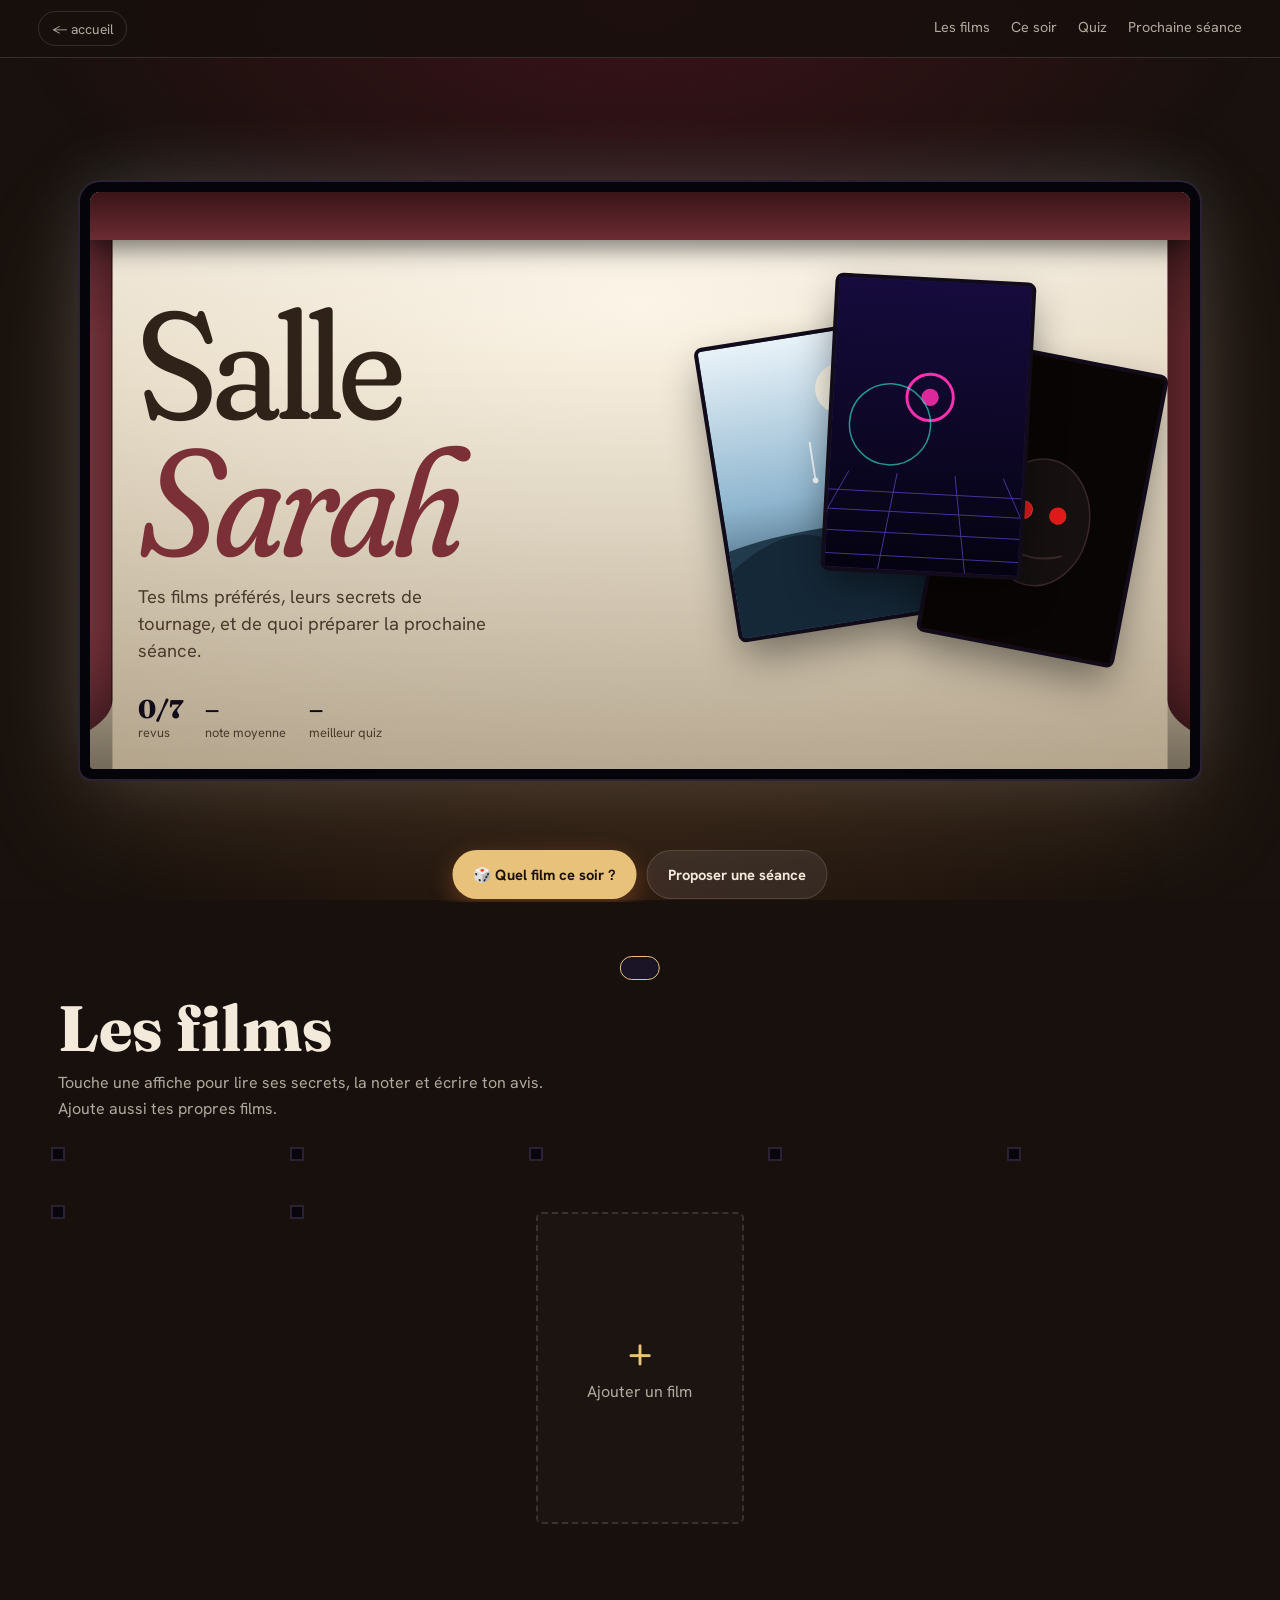
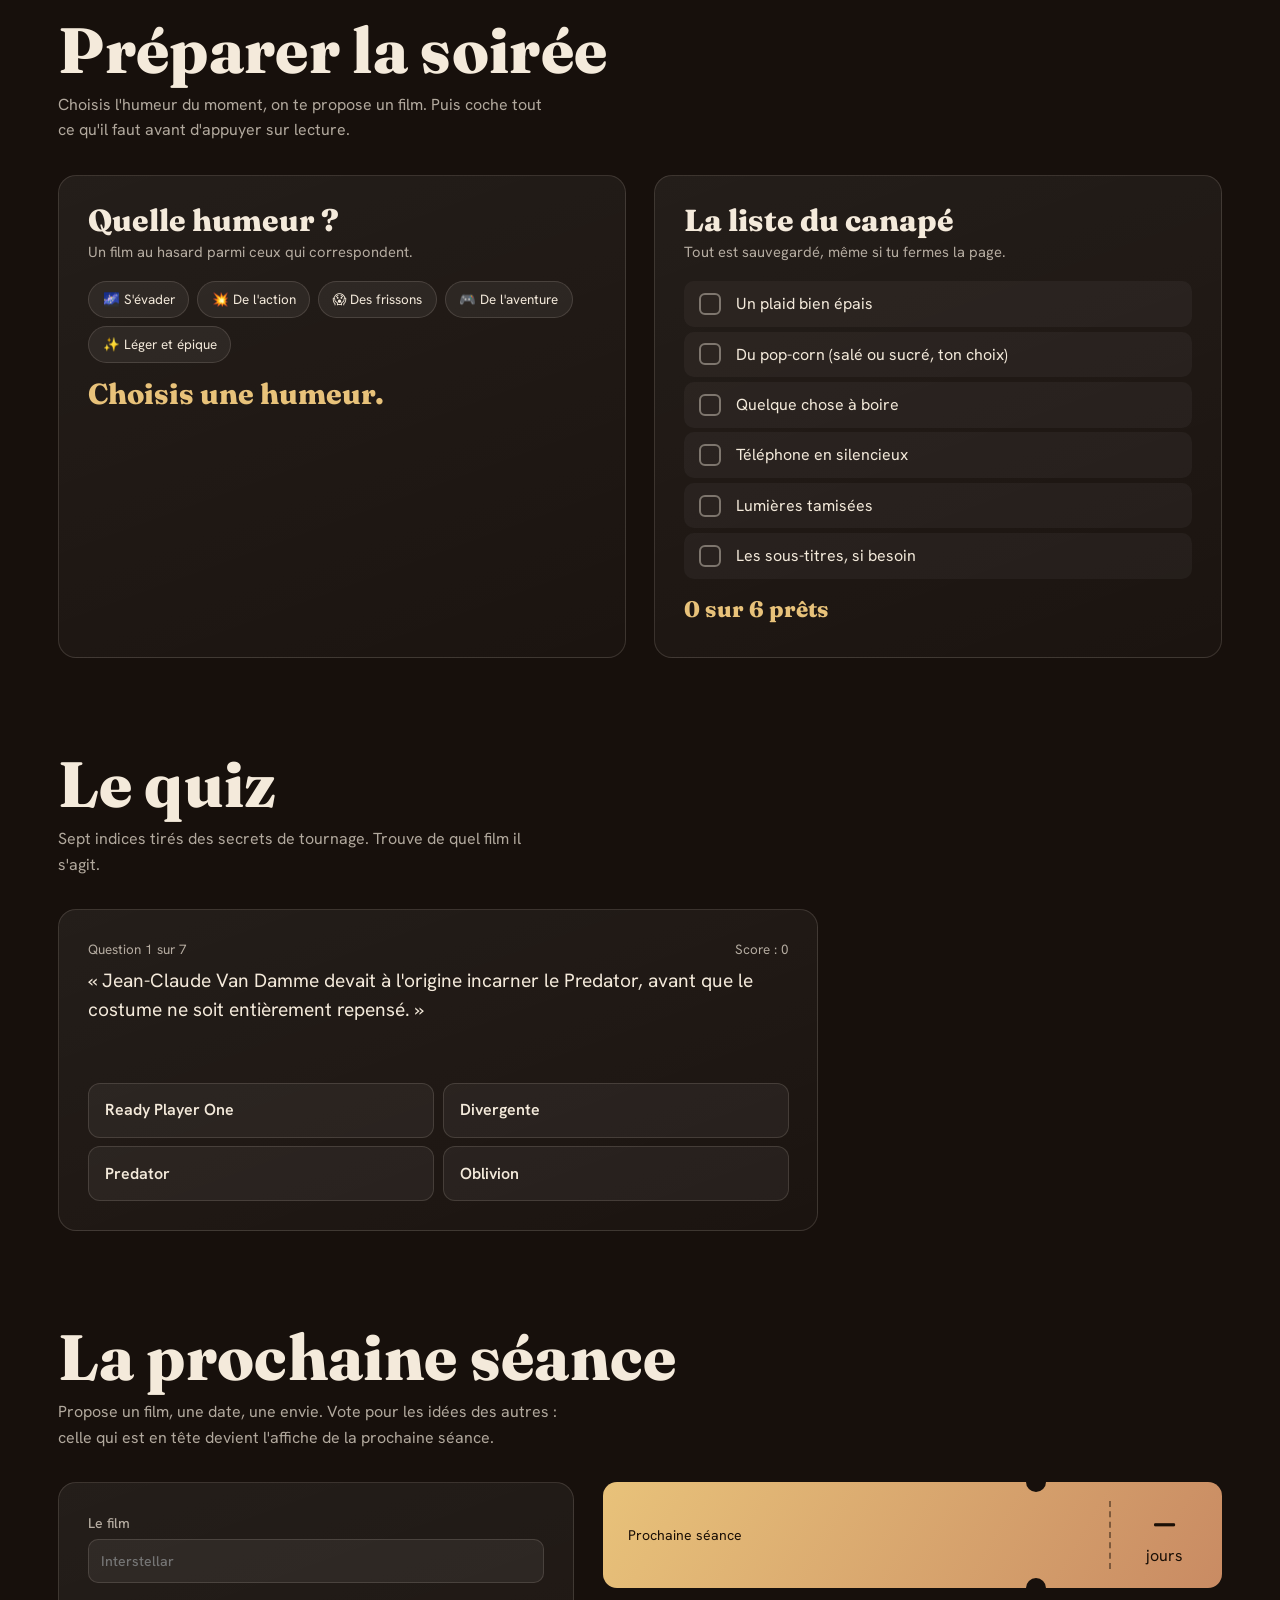
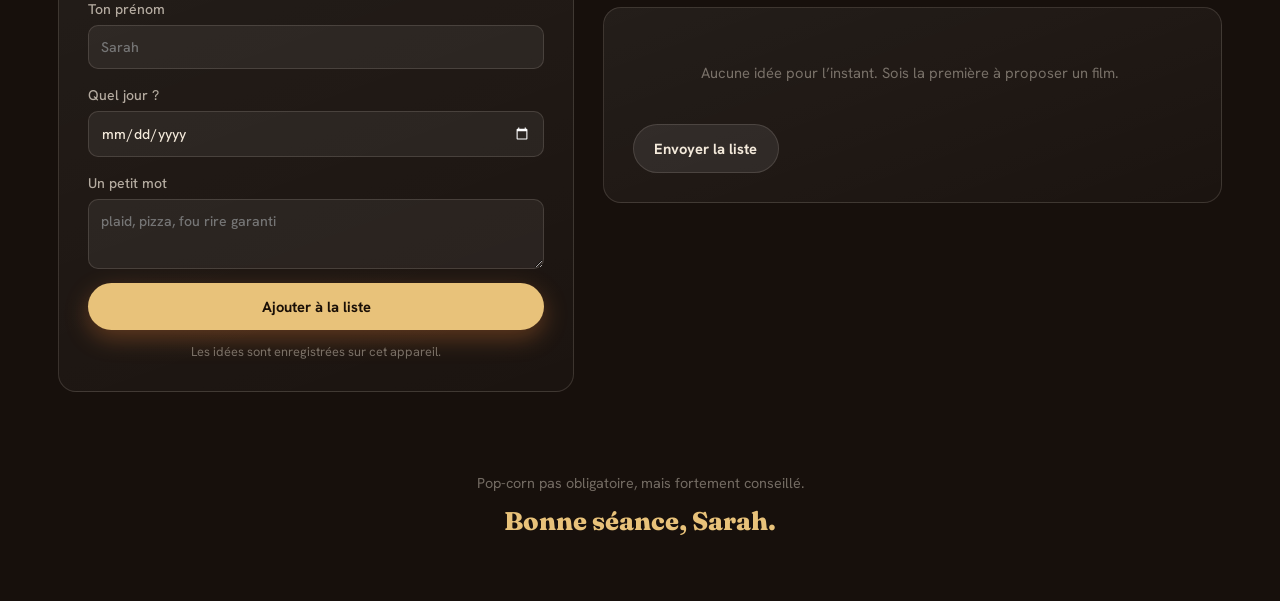
<file: cinema.html>
<!DOCTYPE html>
<html lang="fr">
<head>
<meta charset="UTF-8">
<meta name="viewport" content="width=device-width, initial-scale=1">
<meta name="color-scheme" content="dark">
<title>Salle de ciné · Sarah</title>
<link rel="preconnect" href="https://fonts.googleapis.com">
<link href="https://fonts.googleapis.com/css2?family=Fraunces:ital,opsz,wght,SOFT,WONK@0,9..144,300..700,0..100,0..1;1,9..144,300..700,0..100,0..1&family=Hanken+Grotesk:wght@400;500;600;700&display=swap" rel="stylesheet">
<style>
  :root{
    --room:#17100c; --room2:#231913; --velvet:#7a3036; --velvet2:#4d1d22; --amber:#e8c27a; --amber2:#c98b63;
    --screen:#dfe9f7; --ink:#f4eadb; --dim:rgba(244,234,219,.7); --faint:rgba(244,234,219,.42); --line:rgba(244,234,219,.14);
    --f-disp:"Fraunces","Iowan Old Style",Georgia,serif; --f-body:"Hanken Grotesk",system-ui,-apple-system,"Segoe UI",sans-serif;
    --ease:cubic-bezier(.22,.9,.3,1);
  }
  *,*::before,*::after{ box-sizing:border-box; }
  html{ scroll-behavior:smooth; scroll-padding-top:70px; }
  body{ margin:0; background:var(--room); color:var(--ink); font:400 1rem/1.6 var(--f-body); -webkit-user-select:none; user-select:none; overflow-x:hidden; }
  body::before{ content:""; position:fixed; inset:0; z-index:0; pointer-events:none; background:
    radial-gradient(70% 50% at 50% 0%, rgba(122,21,48,.35), transparent 70%),
    radial-gradient(60% 40% at 50% 100%, rgba(255,138,61,.08), transparent 70%); }
  body::after{ content:""; position:fixed; inset:0; z-index:1; pointer-events:none; opacity:.07; mix-blend-mode:overlay;
    background-image:url("data:image/svg+xml;utf8,<svg xmlns='http://www.w3.org/2000/svg' width='160' height='160'><filter id='n'><feTurbulence type='fractalNoise' baseFrequency='.9' numOctaves='2'/></filter><rect width='100%' height='100%' filter='url(%23n)'/></svg>"); }
  a,button,input,textarea,select{ font:inherit; color:inherit; }
  button{ cursor:pointer; }
  :focus-visible{ outline:2px solid var(--amber); outline-offset:3px; border-radius:6px; }
  main,nav,footer{ position:relative; z-index:2; }

  /* ---------- barre du haut ---------- */
  nav{ position:sticky; top:0; z-index:30; display:flex; align-items:center; gap:1.2rem; padding:.7rem clamp(1rem,4vw,2.4rem); background:rgba(23,16,12,.84); backdrop-filter:blur(12px); border-bottom:1px solid var(--line); }
  nav .back{ text-decoration:none; font-size:.86rem; color:var(--dim); padding:.4em .9em; border:1px solid var(--line); border-radius:999px; white-space:nowrap; }
  nav .back:hover{ color:var(--ink); border-color:var(--faint); }
  nav .links{ display:flex; gap:1.3rem; margin-left:auto; overflow-x:auto; scrollbar-width:none; }
  nav .links a{ text-decoration:none; font-size:.9rem; color:var(--dim); white-space:nowrap; padding:.3em 0; border-bottom:2px solid transparent; }
  nav .links a:hover{ color:var(--ink); border-bottom-color:var(--amber); }

  /* ---------- l'écran d'ouverture : les rideaux s'écartent ---------- */
  .hero{ position:relative; min-height:calc(100svh - 56px); display:grid; place-items:center; padding:clamp(1.2rem,4vw,3rem) clamp(1rem,4vw,2.4rem) 3rem; overflow:hidden; }
  .screen{ position:relative; width:min(1100px,100%); aspect-ratio:16/8.4; border-radius:10px 10px 4px 4px;
    background:radial-gradient(120% 90% at 50% 20%, #f4f8ff 0%, var(--screen) 38%, #9fb4d4 100%);
    box-shadow:0 0 0 10px #05030a, 0 0 0 12px #2a2233, 0 40px 120px rgba(255,200,130,.18), 0 -10px 80px rgba(190,215,255,.18);
    color:#150f1c; display:grid; place-items:center; text-align:left; overflow:hidden; }
  .screen::after{ content:""; position:absolute; inset:0; background:linear-gradient(180deg, rgba(255,255,255,.35), transparent 30%, rgba(0,0,0,.12)); pointer-events:none; }
  .screen-in{ position:relative; z-index:2; width:100%; padding:clamp(1rem,4vw,3rem); display:grid; gap:.5rem; }
  .screen h1{ margin:0; font:900 clamp(3rem,13vw,9.5rem)/.82 var(--f-disp); letter-spacing:-.01em; color:#120b1a; }
  .screen h1 span{ display:block; color:var(--velvet); }
  .screen p.sub{ margin:.4rem 0 0; font-size:clamp(.95rem,1.8vw,1.15rem); max-width:36ch; color:#2b2336; line-height:1.45; }
  .collage{ position:absolute; z-index:2; right:clamp(1rem,4vw,3.2rem); top:50%; transform:translateY(-52%); width:min(40%,420px); aspect-ratio:1.1; pointer-events:none; }
  .collage i{ position:absolute; width:46%; aspect-ratio:2/3; border-radius:4px; overflow:hidden; box-shadow:0 0 0 4px #120b1a, 0 18px 40px rgba(0,0,0,.45); background:var(--p2); }
  .collage i svg{ width:100%; height:100%; display:block; }
  .collage i:nth-child(1){ left:0; top:14%; transform:rotate(-9deg); } .collage i:nth-child(2){ left:27%; top:0; transform:rotate(3deg); z-index:2; } .collage i:nth-child(3){ right:0; top:20%; transform:rotate(11deg); }
  .tonight{ position:absolute; right:clamp(.8rem,3vw,2rem); bottom:clamp(.8rem,3vw,1.6rem); z-index:3; text-align:right; font-size:.85rem; color:#2b2336; }
  .tonight b{ display:block; font:800 clamp(1.1rem,2.6vw,1.8rem)/1 var(--f-disp); color:var(--velvet2); letter-spacing:.02em; }
  .curtain{ position:absolute; top:0; bottom:0; width:51%; z-index:5; background:repeating-linear-gradient(90deg,#6d1230 0 28px,#8e1a3d 28px 56px,#5a0d26 56px 84px); box-shadow:inset 0 0 60px rgba(0,0,0,.55); transition:transform 1.9s var(--ease) .35s; }
  .curtain.l{ left:0; border-radius:0 0 40% 0/0 0 12% 0; } .curtain.r{ right:0; border-radius:0 0 0 40%/0 0 0 12%; }
  .curtain::after{ content:""; position:absolute; inset:0; background:linear-gradient(180deg,rgba(0,0,0,.4),transparent 25%,transparent 75%,rgba(0,0,0,.35)); }
  body.open .curtain.l{ transform:translateX(-96%); } body.open .curtain.r{ transform:translateX(96%); }
  .pelmet{ position:absolute; left:0; right:0; top:0; height:clamp(26px,5vw,48px); z-index:6; background:linear-gradient(180deg,#3a0816,#6d1230); box-shadow:0 8px 24px rgba(0,0,0,.5); }
  .stats{ position:absolute; z-index:3; left:clamp(1rem,4vw,3rem); bottom:clamp(.8rem,3vw,1.6rem); display:flex; gap:1.4rem; font-size:.8rem; color:#2b2336; }
  .stats b{ display:block; font:800 1.6rem/1 var(--f-disp); color:#120b1a; }
  .hero-actions{ position:absolute; z-index:4; left:50%; transform:translateX(-50%); bottom:.2rem; display:flex; gap:.6rem; flex-wrap:wrap; justify-content:center; }
  .btn{ border:0; border-radius:999px; padding:.8em 1.4em; font-weight:700; font-size:.92rem; background:var(--amber); color:#1a0f06; box-shadow:0 8px 24px rgba(255,138,61,.3); transition:transform .2s var(--ease), box-shadow .2s; text-decoration:none; display:inline-block; }
  .btn:hover{ transform:translateY(-2px); box-shadow:0 12px 30px rgba(255,138,61,.45); }
  .btn.ghost{ background:rgba(241,236,245,.08); color:var(--ink); box-shadow:none; border:1px solid var(--line); }
  .btn.ghost:hover{ background:rgba(241,236,245,.16); }

  /* ---------- sections ---------- */
  section.s{ padding:clamp(3.5rem,8vw,6rem) clamp(1rem,4vw,2.4rem) 0; max-width:1240px; margin:0 auto; }
  section.s > h2{ margin:0; font:800 clamp(2.2rem,6vw,4rem)/.95 var(--f-disp); letter-spacing:.005em; }
  section.s > .lead{ margin:.7rem 0 2rem; color:var(--dim); max-width:56ch; }

  /* ---------- mur d'affiches en caissons lumineux ---------- */
  .wall{ display:grid; grid-template-columns:repeat(auto-fill,minmax(200px,1fr)); gap:clamp(1.2rem,2.4vw,2rem); }
  .poster{ position:relative; border:0; background:none; padding:0; text-align:left; display:flex; flex-direction:column; gap:.55rem; transition:transform .35s var(--ease); }
  .poster:hover,.poster:focus-visible{ transform:translateY(-8px); }
  .frame{ position:relative; display:block; aspect-ratio:2/3; border-radius:4px; overflow:hidden; background:linear-gradient(165deg,var(--p1),var(--p2) 55%,var(--p3));
    box-shadow:0 0 0 5px #08060c, 0 0 0 7px #2a2233, 0 22px 40px rgba(0,0,0,.6), 0 0 0 0 var(--glow); transition:box-shadow .35s; }
  .poster:hover .frame,.poster:focus-visible .frame{ box-shadow:0 0 0 5px #08060c, 0 0 0 7px var(--glow), 0 26px 50px rgba(0,0,0,.7), 0 0 50px -6px var(--glow); }
  .frame .art{ position:absolute; inset:0; width:100%; height:100%; }
  .frame::after{ content:""; position:absolute; inset:0; background:radial-gradient(120% 90% at 50% 100%, rgba(0,0,0,.7), transparent 55%); pointer-events:none; }
  .pname{ position:absolute; left:0; right:0; bottom:0; z-index:2; padding:.9rem .8rem .8rem; font:800 1.55rem/.95 var(--f-disp); color:#fff; text-shadow:0 2px 10px rgba(0,0,0,.6); }
  .pname small{ display:block; margin-top:.3rem; font:500 .72rem var(--f-body); color:rgba(255,255,255,.7); letter-spacing:.01em; }
  .seenflag{ position:absolute; z-index:3; top:10px; left:-34px; width:120px; text-align:center; transform:rotate(-38deg); background:var(--amber); color:#1a0f06; font:800 .72rem var(--f-body); padding:.15em 0; display:none; }
  .poster.seen .seenflag{ display:block; }
  .poster .stars{ font-size:.9rem; letter-spacing:.12em; color:var(--amber); min-height:1.3em; padding-left:2px; }
  .poster.mine .frame{ background:linear-gradient(165deg,var(--p1),var(--p2) 60%,var(--p3)); }
  .poster.pick .frame{ box-shadow:0 0 0 5px #08060c, 0 0 0 7px #fff, 0 0 70px var(--glow); }
  .poster.spot .frame{ box-shadow:0 0 0 5px #08060c, 0 0 0 7px var(--amber), 0 0 60px var(--amber); }
  .addcard{ border:2px dashed var(--line); border-radius:6px; aspect-ratio:2/3; display:grid; place-items:center; text-align:center; padding:1rem; color:var(--dim); background:rgba(255,255,255,.02); transition:all .25s; }
  .addcard:hover{ border-color:var(--amber); color:var(--ink); background:rgba(255,179,71,.06); }
  .addcard span{ display:block; font:800 3rem/1 var(--f-disp); color:var(--amber); }

  /* ---------- fiche film ---------- */
  dialog{ border:0; padding:0; background:transparent; color:var(--ink); max-width:min(900px,94vw); width:100%; max-height:92vh; overflow:visible; }
  dialog::backdrop{ background:rgba(5,3,8,.82); backdrop-filter:blur(8px); }
  .sheet{ display:grid; grid-template-columns:minmax(0,.8fr) minmax(0,1.4fr); gap:1.6rem; background:linear-gradient(160deg,#1b1326,#110c18); border:1px solid var(--line); border-radius:18px; padding:clamp(1rem,3vw,1.8rem); max-height:90vh; overflow:auto; box-shadow:0 40px 120px rgba(0,0,0,.7), 0 0 80px -20px var(--glow,#fff); }
  .sheet .frame{ max-width:300px; margin:auto; width:100%; }
  .sheet h3{ margin:0; font:900 clamp(2rem,5vw,3.2rem)/.9 var(--f-disp); }
  .sheet .meta{ color:var(--dim); font-size:.9rem; margin:.4rem 0 1rem; }
  .secret{ padding:.75rem 0; border-top:1px solid var(--line); }
  .secret b{ display:block; font-size:.88rem; color:var(--amber); margin-bottom:.15rem; }
  .secret p{ margin:0; font-size:.94rem; color:var(--dim); line-height:1.55; }
  .rate{ display:flex; align-items:center; gap:.8rem; flex-wrap:wrap; margin:1rem 0 .6rem; }
  .corn{ display:inline-flex; gap:2px; } .corn button{ border:0; background:none; font-size:1.5rem; filter:grayscale(1) opacity(.3); transition:transform .15s, filter .15s; padding:0 2px; }
  .corn button.on{ filter:none; } .corn button:hover{ transform:scale(1.25) rotate(-6deg); }
  .chip{ border:1px solid var(--line); background:rgba(255,255,255,.06); border-radius:999px; padding:.5em 1em; font-size:.84rem; }
  .chip:hover{ background:rgba(255,255,255,.14); } .chip.on{ background:var(--amber); color:#1a0f06; border-color:var(--amber); font-weight:700; }
  textarea,input[type=text],input[type=date],select,#p-title,#p-who{ -webkit-user-select:text; user-select:text; width:100%; background:rgba(255,255,255,.06); border:1px solid var(--line); border-radius:10px; padding:.7em .85em; color:var(--ink); }
  textarea{ resize:vertical; min-height:70px; }
  .x{ position:absolute; top:-14px; right:-6px; width:40px; height:40px; border-radius:50%; border:2px solid var(--line); background:#1b1326; font-size:1.1rem; z-index:3; }
  .x:hover{ background:var(--amber); color:#1a0f06; }

  /* ---------- cartes / panneaux ---------- */
  .row2{ display:grid; grid-template-columns:repeat(2,minmax(0,1fr)); gap:clamp(1rem,2.4vw,1.8rem); }
  .panel{ background:linear-gradient(160deg,rgba(255,255,255,.06),rgba(255,255,255,.02)); border:1px solid var(--line); border-radius:18px; padding:clamp(1.1rem,3vw,1.8rem); }
  .panel h3{ margin:0 0 .3rem; font:800 1.9rem/1 var(--f-disp); }
  .panel .hint{ color:var(--dim); font-size:.92rem; margin:0 0 1.1rem; }
  .moods{ display:flex; flex-wrap:wrap; gap:.5rem; margin-bottom:1rem; }
  .result{ min-height:3.2em; font:800 1.8rem/1.05 var(--f-disp); color:var(--amber); }
  .check{ list-style:none; margin:0; padding:0; display:grid; gap:.3rem; }
  .check label{ display:flex; align-items:center; gap:.7rem; padding:.55rem .7rem; border-radius:10px; cursor:pointer; background:rgba(255,255,255,.04); }
  .check label:hover{ background:rgba(255,255,255,.09); }
  .check input{ appearance:none; width:22px; height:22px; border:2px solid var(--faint); border-radius:6px; display:grid; place-items:center; flex:none; }
  .check input:checked{ background:var(--amber); border-color:var(--amber); } .check input:checked::after{ content:"✓"; color:#1a0f06; font-weight:800; font-size:.9rem; }
  .check input:checked + span{ text-decoration:line-through; color:var(--faint); }
  .ready{ margin-top:1rem; font:800 1.4rem var(--f-disp); color:var(--amber); min-height:1.5em; }
  .qclue{ font-size:1.2rem; line-height:1.5; min-height:5.2em; margin:.4rem 0 1rem; }
  .qmeta{ display:flex; justify-content:space-between; font-size:.84rem; color:var(--dim); }
  .qopts{ display:grid; grid-template-columns:1fr 1fr; gap:.55rem; }
  .qopts button{ padding:.85em 1em; border-radius:12px; border:1px solid var(--line); background:rgba(255,255,255,.05); font-weight:600; text-align:left; transition:background .2s; }
  .qopts button:hover:not(:disabled){ background:rgba(255,255,255,.14); } .qopts .good{ background:#1f7a4d; border-color:#6fffb0; } .qopts .bad{ background:#8a2438; border-color:#ff8da2; }
  .qend b{ display:block; font:900 4rem/1 var(--f-disp); color:var(--amber); }

  /* ---------- prochaine séance ---------- */
  .next{ display:grid; grid-template-columns:minmax(0,1fr) minmax(0,1.2fr); gap:clamp(1rem,2.4vw,1.8rem); align-items:start; }
  .field{ display:grid; gap:.3rem; margin-bottom:.9rem; font-size:.88rem; color:var(--dim); font-weight:500; }
  .afficheTicket{ position:relative; margin-bottom:1.2rem; padding:1.2rem 1.4rem 1.2rem 1.6rem; border-radius:14px; background:linear-gradient(120deg,var(--amber),var(--amber2)); color:#1a0f06; display:grid; grid-template-columns:1fr auto; gap:.6rem; align-items:center; overflow:hidden; }
  .afficheTicket::before,.afficheTicket::after{ content:""; position:absolute; left:calc(70% - 10px); width:20px; height:20px; background:var(--room); border-radius:50%; }
  .afficheTicket::before{ top:-10px; } .afficheTicket::after{ bottom:-10px; }
  .afficheTicket h4{ margin:0; font:900 clamp(1.5rem,3.4vw,2.3rem)/.95 var(--f-disp); } .afficheTicket p{ margin:.2rem 0 0; font-size:.88rem; }
  .afficheTicket .cd{ text-align:center; border-left:2px dashed rgba(26,15,6,.45); padding-left:1.1rem; min-width:90px; } .afficheTicket .cd b{ display:block; font:900 2.6rem/1 var(--f-disp); }
  .list{ display:flex; flex-direction:column; gap:.6rem; max-height:min(58vh,480px); overflow:auto; padding-right:.3rem; }
  .prop{ display:grid; grid-template-columns:1fr auto; gap:.2rem .8rem; padding:.9rem 1rem; border-radius:14px; background:rgba(255,255,255,.05); border:1px solid var(--line); }
  .prop.top{ border-color:var(--amber); box-shadow:0 0 30px -8px var(--amber); }
  .prop h4{ margin:0; font:800 1.35rem/1 var(--f-disp); } .prop .m{ font-size:.8rem; color:var(--faint); } .prop p{ grid-column:1/-1; margin:.3rem 0 0; font-size:.88rem; color:var(--dim); }
  .vote{ align-self:center; border:1px solid var(--line); background:rgba(255,255,255,.06); border-radius:999px; padding:.5em .95em; font-weight:700; } .vote.on{ background:var(--amber); color:#1a0f06; border-color:var(--amber); }
  .del{ grid-column:1/-1; justify-self:end; border:0; background:none; color:var(--faint); font-size:.76rem; text-decoration:underline; }
  .empty{ text-align:center; color:var(--faint); padding:1.5rem .5rem; font-size:.92rem; }
  .status{ min-height:1.3em; margin-top:.7rem; font-size:.8rem; color:var(--faint); text-align:center; }
  footer{ text-align:center; padding:5rem 1rem 4rem; color:var(--faint); font-size:.9rem; }
  footer b{ display:block; margin-top:.6rem; font:800 1.6rem var(--f-disp); color:var(--amber); }
  .toast{ position:fixed; left:50%; bottom:20px; transform:translate(-50%,100px); z-index:80; background:#1b1326; border:1px solid var(--amber); color:var(--ink); padding:.7em 1.2em; border-radius:12px; transition:transform .4s var(--ease); max-width:92vw; text-align:center; }
  .toast.show{ transform:translate(-50%,0); }
  .cf{ position:fixed; z-index:90; width:8px; height:12px; pointer-events:none; animation:cf 1.3s ease-out forwards; }
  @keyframes cf{ to{ transform:translate(var(--dx),var(--dy)) rotate(540deg); opacity:0; } }

  @media (max-width:820px){
    .row2,.next{ grid-template-columns:1fr; }
    .sheet{ grid-template-columns:1fr; } .sheet .frame{ max-width:190px; }
    .screen{ aspect-ratio:auto; min-height:62svh; } .screen-in{ padding-bottom:5.5rem; }
    .collage{ display:none; }
    .stats{ left:1rem; } .tonight{ display:none; }
    .qopts{ grid-template-columns:1fr; }
    nav .links a{ font-size:.82rem; }
  }
  @media (prefers-reduced-motion:reduce){ html{ scroll-behavior:auto; } .curtain{ transition:none; } .poster,.btn{ transition:none; } .cf{ animation-duration:.01s; } }

  /* ---- refonte « salon » : la salle devient chaleureuse ---- */
  .screen h1{ font-weight:400; letter-spacing:-.03em; line-height:.9; font-variation-settings:"SOFT" 100,"WONK" 1; }
  .screen h1 span{ font-style:italic; }
  .tonight b{ font-weight:500; letter-spacing:0; }
  .screen{ background:radial-gradient(120% 90% at 50% 20%, #fbf3e4 0%, #eadfcb 40%, #c9b79a 100%); color:#2e2219; }
  .screen h1{ color:#2e2219; } .screen p.sub, .tonight, .stats{ color:#4a3a2c; }
  .curtain{ background:repeating-linear-gradient(90deg,#6b2b31 0 28px,#823640 28px 56px,#56212a 56px 84px); }
  .pelmet{ background:linear-gradient(180deg,#3a1418,#6b2b31); }
</style>
</head>
<body>

<nav>
  <a class="back" href="index.html">← accueil</a>
  <div class="links"><a href="#films">Les films</a><a href="#soiree">Ce soir</a><a href="#quiz">Quiz</a><a href="#prochaine">Prochaine séance</a></div>
</nav>

<header class="hero">
  <div class="screen">
    <div class="pelmet"></div>
    <div class="curtain l"></div><div class="curtain r"></div>
    <div class="collage" id="collage" aria-hidden="true"></div>
    <div class="screen-in">
      <h1>Salle<span>Sarah</span></h1>
      <p class="sub">Tes films préférés, leurs secrets de tournage, et de quoi préparer la prochaine séance.</p>
    </div>
    <div class="stats" aria-label="Tes statistiques">
      <div><b id="st-seen">0</b>revus</div><div><b id="st-avg">–</b>note moyenne</div><div><b id="st-quiz">–</b>meilleur quiz</div>
    </div>
    <div class="tonight" id="tonight" hidden>À l'affiche ce soir<b id="tonight-t"></b></div>
  </div>
  <div class="hero-actions">
    <button class="btn" id="roulette" type="button">🎲 Quel film ce soir ?</button>
    <a class="btn ghost" href="#prochaine">Proposer une séance</a>
  </div>
</header>

<main>
  <section class="s" id="films">
    <h2>Les films</h2>
    <p class="lead">Touche une affiche pour lire ses secrets, la noter et écrire ton avis. Ajoute aussi tes propres films.</p>
    <div class="wall" id="wall">
<button class="poster" type="button" data-film="Oblivion" style="--glow:#5be9ff;--p1:#0d1b2a;--p2:#2c4a63;--p3:#dce9f0" aria-label="Oblivion, ouvrir la fiche">
  <span class="frame"><svg class="art" viewBox="0 0 200 300" preserveAspectRatio="xMidYMid slice" aria-hidden="true">
              <defs>
                <linearGradient id="obSky" x1="0" y1="0" x2="0" y2="1">
                  <stop offset="0%" stop-color="#e8f2f8"/>
                  <stop offset="55%" stop-color="#8fb6cf"/>
                  <stop offset="100%" stop-color="#1b3446"/>
                </linearGradient>
              </defs>
              <rect x="0" y="0" width="200" height="300" fill="url(#obSky)"/>
              <circle cx="140" cy="60" r="26" fill="#fdf7e6" opacity="0.9"/>
              <ellipse cx="100" cy="230" rx="140" ry="30" fill="#213a4c"/>
              <path d="M0 230 Q60 190 100 210 Q150 235 200 200 L200 300 L0 300 Z" fill="#152838"/>
              <circle cx="100" cy="150" r="3" fill="#fff"/>
              <line x1="100" y1="150" x2="100" y2="110" stroke="#fff" stroke-width="2" opacity="0.85"/>
            </svg><span class="seenflag">revu</span><span class="pname">Oblivion<small>2013 · Science-fiction</small></span></span>
  <span class="stars" aria-hidden="true"></span>
</button>
<button class="poster" type="button" data-film="Divergente" style="--glow:#ff5ca8;--p1:#241127;--p2:#5a1e3d;--p3:#0f0a17" aria-label="Divergente, ouvrir la fiche">
  <span class="frame"><svg class="art" viewBox="0 0 200 300" preserveAspectRatio="xMidYMid slice" aria-hidden="true">
              <defs>
                <linearGradient id="dvBg" x1="0" y1="0" x2="0" y2="1">
                  <stop offset="0%" stop-color="#3a1830"/>
                  <stop offset="100%" stop-color="#120a16"/>
                </linearGradient>
              </defs>
              <rect x="0" y="0" width="200" height="300" fill="url(#dvBg)"/>
              <g transform="translate(100,140)" stroke="#f2c9d6" stroke-width="2.4" fill="none" opacity="0.92">
                <circle r="46"/>
                <path d="M0 -46 L0 46 M-40 -23 L40 23 M-40 23 L40 -23"/>
              </g>
              <rect x="0" y="240" width="200" height="60" fill="#0c0710"/>
            </svg><span class="seenflag">revu</span><span class="pname">Divergente<small>2014 · Dystopie</small></span></span>
  <span class="stars" aria-hidden="true"></span>
</button>
<button class="poster" type="button" data-film="Ready Player One" style="--glow:#a86bff;--p1:#0a0f2e;--p2:#241a5e;--p3:#ff2fb0" aria-label="Ready Player One, ouvrir la fiche">
  <span class="frame"><svg class="art" viewBox="0 0 200 300" preserveAspectRatio="xMidYMid slice" aria-hidden="true">
              <defs>
                <linearGradient id="rpoBg" x1="0" y1="0" x2="0" y2="1">
                  <stop offset="0%" stop-color="#160b3d"/>
                  <stop offset="100%" stop-color="#050311"/>
                </linearGradient>
              </defs>
              <rect x="0" y="0" width="200" height="300" fill="url(#rpoBg)"/>
              <g stroke="#7c5cff" stroke-width="1" opacity="0.55">
                <line x1="0" y1="220" x2="200" y2="220"/>
                <line x1="0" y1="240" x2="200" y2="240"/>
                <line x1="0" y1="262" x2="200" y2="262"/>
                <line x1="0" y1="286" x2="200" y2="286"/>
                <line x1="20" y1="200" x2="-30" y2="300"/>
                <line x1="70" y1="200" x2="55" y2="300"/>
                <line x1="130" y1="200" x2="145" y2="300"/>
                <line x1="180" y1="200" x2="230" y2="300"/>
              </g>
              <circle cx="100" cy="120" r="24" fill="none" stroke="#ff2fb0" stroke-width="3"/>
              <circle cx="100" cy="120" r="9" fill="#ff2fb0" opacity="0.85"/>
              <circle cx="60" cy="150" r="42" fill="none" stroke="#37f0d8" stroke-width="1.6" opacity="0.6"/>
            </svg><span class="seenflag">revu</span><span class="pname">Ready Player One<small>2018 · Aventure SF</small></span></span>
  <span class="stars" aria-hidden="true"></span>
</button>
<button class="poster" type="button" data-film="Alien" style="--glow:#6fffb0;--p1:#05070a;--p2:#111a1a;--p3:#0a0c0a" aria-label="Alien, ouvrir la fiche">
  <span class="frame"><svg class="art" viewBox="0 0 200 300" preserveAspectRatio="xMidYMid slice" aria-hidden="true">
              <rect x="0" y="0" width="200" height="300" fill="#06080a"/>
              <circle cx="150" cy="45" r="1.2" fill="#dfe" opacity="0.8"/>
              <circle cx="40" cy="70" r="1" fill="#dfe" opacity="0.6"/>
              <circle cx="170" cy="120" r="1.4" fill="#dfe" opacity="0.7"/>
              <circle cx="25" cy="160" r="1" fill="#dfe" opacity="0.5"/>
              <circle cx="110" cy="30" r="1" fill="#dfe" opacity="0.6"/>
              <ellipse cx="100" cy="190" rx="46" ry="62" fill="#151d1c" stroke="#3a4a45" stroke-width="1.5"/>
              <ellipse cx="100" cy="150" rx="16" ry="20" fill="#0c0f0d"/>
              <path d="M100 130 Q60 200 90 280" stroke="#3a4a45" stroke-width="1.2" fill="none" opacity="0.7"/>
              <path d="M100 130 Q140 200 110 280" stroke="#3a4a45" stroke-width="1.2" fill="none" opacity="0.7"/>
            </svg><span class="seenflag">revu</span><span class="pname">Alien<small>1979 · Horreur SF</small></span></span>
  <span class="stars" aria-hidden="true"></span>
</button>
<button class="poster" type="button" data-film="Predator" style="--glow:#ff9a3d;--p1:#0a1a0a;--p2:#1e3a1a;--p3:#08120a" aria-label="Predator, ouvrir la fiche">
  <span class="frame"><svg class="art" viewBox="0 0 200 300" preserveAspectRatio="xMidYMid slice" aria-hidden="true">
              <defs>
                <linearGradient id="prBg" x1="0" y1="0" x2="0" y2="1">
                  <stop offset="0%" stop-color="#132213"/>
                  <stop offset="100%" stop-color="#050a05"/>
                </linearGradient>
              </defs>
              <rect x="0" y="0" width="200" height="300" fill="url(#prBg)"/>
              <g stroke="#2f4a2a" stroke-width="3" opacity="0.6">
                <line x1="10" y1="300" x2="30" y2="120"/>
                <line x1="185" y1="300" x2="165" y2="140"/>
                <line x1="60" y1="300" x2="45" y2="60"/>
              </g>
              <circle cx="105" cy="150" r="2.6" fill="#e23b2b"/>
              <line x1="0" y1="150" x2="200" y2="150" stroke="#e23b2b" stroke-width="0.6" opacity="0.55"/>
              <line x1="105" y1="0" x2="105" y2="300" stroke="#e23b2b" stroke-width="0.6" opacity="0.4"/>
            </svg><span class="seenflag">revu</span><span class="pname">Predator<small>1987 · Action SF</small></span></span>
  <span class="stars" aria-hidden="true"></span>
</button>
<button class="poster" type="button" data-film="Terminator" style="--glow:#ff3b3b;--p1:#120404;--p2:#2a0a0a;--p3:#050202" aria-label="Terminator, ouvrir la fiche">
  <span class="frame"><svg class="art" viewBox="0 0 200 300" preserveAspectRatio="xMidYMid slice" aria-hidden="true">
              <rect x="0" y="0" width="200" height="300" fill="#0a0505"/>
              <ellipse cx="100" cy="170" rx="52" ry="66" fill="#161010" stroke="#3a2828" stroke-width="1.5"/>
              <circle cx="82" cy="160" r="9" fill="#e21b1b"/>
              <circle cx="118" cy="160" r="9" fill="#e21b1b"/>
              <circle cx="82" cy="160" r="9" fill="none" stroke="#ff5a4a" stroke-width="1" opacity="0.7">
                <animate attributeName="r" values="9;12;9" dur="2.4s" repeatCount="indefinite"/>
              </circle>
              <path d="M70 200 Q100 214 130 200" stroke="#3a2828" stroke-width="2" fill="none"/>
            </svg><span class="seenflag">revu</span><span class="pname">Terminator<small>1984 · Action SF</small></span></span>
  <span class="stars" aria-hidden="true"></span>
</button>
<button class="poster" type="button" data-film="Godzilla" style="--glow:#2dd4bf;--p1:#071018;--p2:#0d2a2a;--p3:#04080c" aria-label="Godzilla, ouvrir la fiche">
  <span class="frame"><svg class="art" viewBox="0 0 200 300" preserveAspectRatio="xMidYMid slice" aria-hidden="true">
              <defs>
                <linearGradient id="gzBg" x1="0" y1="0" x2="0" y2="1">
                  <stop offset="0%" stop-color="#0c1c22"/>
                  <stop offset="100%" stop-color="#02080a"/>
                </linearGradient>
              </defs>
              <rect x="0" y="0" width="200" height="300" fill="url(#gzBg)"/>
              <g fill="#0a1a1e">
                <rect x="10" y="190" width="18" height="90"/>
                <rect x="34" y="160" width="22" height="120"/>
                <rect x="62" y="200" width="16" height="80"/>
                <rect x="150" y="170" width="20" height="110"/>
                <rect x="176" y="205" width="16" height="75"/>
              </g>
              <g fill="#e8c96a" opacity="0.55">
                <rect x="38" y="175" width="3" height="4"/>
                <rect x="45" y="190" width="3" height="4"/>
                <rect x="154" y="185" width="3" height="4"/>
                <rect x="180" y="220" width="3" height="4"/>
              </g>
              <path d="M60 190 Q95 60 100 30 Q108 70 140 130 Q120 170 100 200 Q78 175 60 190 Z" fill="#173a34" opacity="0.92"/>
              <circle cx="98" cy="70" r="2.4" fill="#ffe27a"/>
            </svg><span class="seenflag">revu</span><span class="pname">Godzilla<small>1998 · Kaiju</small></span></span>
  <span class="stars" aria-hidden="true"></span>
</button>
    </div>
  </section>

  <section class="s" id="soiree">
    <h2>Préparer la soirée</h2>
    <p class="lead">Choisis l'humeur du moment, on te propose un film. Puis coche tout ce qu'il faut avant d'appuyer sur lecture.</p>
    <div class="row2">
      <div class="panel">
        <h3>Quelle humeur ?</h3>
        <p class="hint">Un film au hasard parmi ceux qui correspondent.</p>
        <div class="moods" id="moods">
          <button class="chip" data-m="evasion" type="button">🌌 S'évader</button>
          <button class="chip" data-m="action" type="button">💥 De l'action</button>
          <button class="chip" data-m="frissons" type="button">😱 Des frissons</button>
          <button class="chip" data-m="aventure" type="button">🎮 De l'aventure</button>
          <button class="chip" data-m="ado" type="button">✨ Léger et épique</button>
        </div>
        <div class="result" id="mood-result">Choisis une humeur.</div>
      </div>
      <div class="panel">
        <h3>La liste du canapé</h3>
        <p class="hint">Tout est sauvegardé, même si tu fermes la page.</p>
        <ul class="check" id="check"></ul>
        <div class="ready" id="ready"></div>
      </div>
    </div>
  </section>

  <section class="s" id="quiz">
    <h2>Le quiz</h2>
    <p class="lead">Sept indices tirés des secrets de tournage. Trouve de quel film il s'agit.</p>
    <div class="panel" style="max-width:760px" id="quizbox"></div>
  </section>

  <section class="s" id="prochaine">
    <h2>La prochaine séance</h2>
    <p class="lead">Propose un film, une date, une envie. Vote pour les idées des autres : celle qui est en tête devient l'affiche de la prochaine séance.</p>
    <div class="next">
      <form class="panel" id="propform" autocomplete="off">
        <label class="field">Le film<input type="text" id="p-title" required maxlength="60" placeholder="Interstellar"></label>
        <label class="field">Ton prénom<input type="text" id="p-who" required maxlength="24" placeholder="Sarah"></label>
        <label class="field">Quel jour ?<input type="date" id="p-date"></label>
        <label class="field">Un petit mot<textarea id="p-note" maxlength="160" placeholder="plaid, pizza, fou rire garanti"></textarea></label>
        <button class="btn" type="submit" style="width:100%">Ajouter à la liste</button>
        <div class="status" id="p-status" role="status"></div>
      </form>
      <div>
        <div class="afficheTicket" id="affiche" hidden><div><p>Prochaine séance</p><h4 id="aff-t"></h4><p id="aff-m"></p></div><div class="cd"><b id="aff-d">–</b><span id="aff-u">jours</span></div></div>
        <div class="panel"><div class="list" id="proplist" aria-live="polite"></div>
        <div style="margin-top:1rem;display:flex;gap:.6rem;flex-wrap:wrap"><button class="btn ghost" id="share" type="button">Envoyer la liste</button></div></div>
      </div>
    </div>
  </section>
</main>

<footer>Pop-corn pas obligatoire, mais fortement conseillé.<b>Bonne séance, Sarah.</b></footer>

<dialog id="film" aria-label="Fiche du film"><div style="position:relative"><button class="x" id="x" type="button" aria-label="Fermer">✕</button><div class="sheet" id="sheet"></div></div></dialog>
<dialog id="addf" aria-label="Ajouter un film"><div style="position:relative"><button class="x" data-x type="button" aria-label="Fermer">✕</button>
  <form class="sheet" id="addform" style="grid-template-columns:1fr;max-width:480px;margin:auto"><h3>Ajouter un film</h3>
  <label class="field">Titre<input type="text" id="a-t" required maxlength="50"></label>
  <label class="field">Année (facultatif)<input type="text" id="a-y" maxlength="4" inputmode="numeric"></label>
  <label class="field">Genre (facultatif)<input type="text" id="a-g" maxlength="24" placeholder="Comédie, thriller…"></label>
  <button class="btn" type="submit">Ajouter le film</button></form></div></dialog>
<div class="toast" id="toast" role="status"></div>

<script>
(function(){
  "use strict";
  /* ================== RÉGLAGES ==================
     Sans CINE_ENDPOINT, les idées de séance restent sur CET appareil.
     Pour une liste partagée entre tout le monde : voir cinema-backend.gs */
  var CINE_ENDPOINT = "";
  var FILMS = [{"t": "Oblivion", "y": "2013", "g": "Science-fiction", "facts": [["💡", "Le saviez-vous ?", "Tom Cruise a tenu à piloter lui-même le \"Bubble Ship\" dans un simulateur de vol construit spécialement pour le tournage."], ["🔍", "Le détail caché", "La tour futuriste de Jack emprunte ses lignes épurées à l'architecture organique de Frank Lloyd Wright."], ["🎧", "La scène culte", "La bande originale signée M83 transforme chaque vol au-dessus des nuages en générique de fin avant l'heure."]], "tags": ["evasion"], "glow": "#5be9ff", "p": ["#0d1b2a", "#2c4a63", "#dce9f0"]}, {"t": "Divergente", "y": "2014", "g": "Dystopie", "facts": [["💡", "Le saviez-vous ?", "Le film adapte le premier tome d'une trilogie écrite par Veronica Roth, publiée alors qu'elle était encore étudiante."], ["🔍", "Le détail caché", "Chaque faction (Altruistes, Érudits, Fraternité, Sincérité, Audacieux) a sa propre palette et son symbole minimaliste, visibles dès les premiers costumes."], ["🎧", "La scène culte", "Le test d'aptitude de Tris, filmé comme une plongée en apesanteur, pose toute l'ambiguïté du personnage en quelques minutes."]], "tags": ["ado", "aventure"], "glow": "#ff5ca8", "p": ["#241127", "#5a1e3d", "#0f0a17"]}, {"t": "Ready Player One", "y": "2018", "g": "Aventure SF", "facts": [["💡", "Le saviez-vous ?", "Spielberg a renoncé à certaines références du roman, trop compliquées côté droits d'auteur, pour rester fidèle sans s'y perdre."], ["🔍", "Le détail caché", "La course d'ouverture regorge de clins d'œil (Akira, Batmobile, DeLorean...) — un jeu des sept familles pour cinéphiles."], ["🎧", "La scène culte", "Le niveau \"Shining\" reconstitue l'Overlook Hotel plan par plan, en plein hommage jubilatoire à Kubrick."]], "tags": ["aventure", "ado", "evasion"], "glow": "#a86bff", "p": ["#0a0f2e", "#241a5e", "#ff2fb0"]}, {"t": "Alien", "y": "1979", "g": "Horreur SF", "facts": [["💡", "Le saviez-vous ?", "Les acteurs savaient qu'une créature allait surgir à table, mais pas à quel point la scène serait spectaculaire — leur stupeur à l'écran est en grande partie réelle."], ["🔍", "Le détail caché", "Le design du xénomorphe est signé H.R. Giger, qui mêlait déjà formes organiques et mécaniques dans son travail bien avant le film."], ["🎧", "La scène culte", "Le silence quasi total avant chaque attaque, sans musique, juste la respiration — ce qui rend le film aussi oppressant aujourd'hui qu'en 1979."]], "tags": ["frissons"], "glow": "#6fffb0", "p": ["#05070a", "#111a1a", "#0a0c0a"]}, {"t": "Predator", "y": "1987", "g": "Action SF", "facts": [["💡", "Le saviez-vous ?", "Jean-Claude Van Damme devait à l'origine incarner le Predator, avant que le costume ne soit entièrement repensé."], ["🔍", "Le détail caché", "La vision thermique du Predator a nécessité une technique de post-production inventée pour l'occasion, très en avance sur son époque."], ["🎧", "La scène culte", "La poignée de main musclée entre Dutch et Dillon reste l'une des scènes les plus citées (et imitées) du cinéma d'action."]], "tags": ["action", "frissons"], "glow": "#ff9a3d", "p": ["#0a1a0a", "#1e3a1a", "#08120a"]}, {"t": "Terminator", "y": "1984", "g": "Action SF", "facts": [["💡", "Le saviez-vous ?", "James Cameron aurait écrit le scénario après un rêve fiévreux d'un robot métallique émergeant des flammes."], ["🔍", "Le détail caché", "Le petit budget a forcé la plupart des effets à rester pratiques plutôt que numériques — ce qui donne au film sa texture si particulière encore aujourd'hui."], ["🎧", "La scène culte", "« I'll be back » — trois mots devenus culte, lâchés presque sans emphase par Schwarzenegger."]], "tags": ["action"], "glow": "#ff3b3b", "p": ["#120404", "#2a0a0a", "#050202"]}, {"t": "Godzilla", "y": "1998", "g": "Kaiju", "facts": [["💡", "Le saviez-vous ?", "Cette version imagine un Godzilla plus animal et furtif que le monstre japonais original — un pari qui a partagé les fans."], ["🔍", "Le détail caché", "Jean Reno joue un agent secret français dont la mission fait écho aux essais nucléaires — un clin d'œil direct à l'origine du Godzilla original."], ["🎧", "La scène culte", "La traque dans les rues de Manhattan sous la pluie reste le grand morceau de bravoure du film, entre Jurassic Park et bataille de kaiju."]], "tags": ["action"], "glow": "#2dd4bf", "p": ["#071018", "#0d2a2a", "#04080c"]}];
  var K = { data:'sarah:cinema', custom:'sarah:cinema-custom', props:'sarah:cinema-props', voted:'sarah:cinema-voted', quiz:'sarah:cinema-quiz', check:'sarah:cinema-check', pick:'sarah:cinema-pick' };
  function $(i){ return document.getElementById(i); }
  function lget(k,d){ try{ var r = localStorage.getItem(k); return r ? JSON.parse(r) : d; }catch(e){ return d; } }
  function lset(k,v){ try{ localStorage.setItem(k, JSON.stringify(v)); }catch(e){} }
  function esc(s){ return String(s).replace(/[&<>"']/g,function(c){ return {'&':'&amp;','<':'&lt;','>':'&gt;','"':'&quot;',"'":'&#39;'}[c]; }); }
  var reduce = matchMedia('(prefers-reduced-motion: reduce)').matches;
  document.addEventListener('contextmenu', function(e){ if(!/INPUT|TEXTAREA/.test(e.target.tagName)) e.preventDefault(); });
  function toast(t){ var e=$('toast'); e.textContent=t; e.classList.add('show'); clearTimeout(toast.t); toast.t=setTimeout(function(){ e.classList.remove('show'); },2600); }
  function confetti(){ if(reduce) return; var c=['#ffb347','#ff8a3d','#dfe9f7','#c2185b','#fff']; for(var i=0;i<40;i++){ var p=document.createElement('i'); p.className='cf'; p.style.left=(25+Math.random()*50)+'vw'; p.style.top='45vh'; p.style.background=c[i%5]; p.style.setProperty('--dx',((Math.random()-.5)*560)+'px'); p.style.setProperty('--dy',(Math.random()*420-160)+'px'); document.body.appendChild(p); (function(e){ setTimeout(function(){ e.remove(); },1400); })(p); } }

  (function(){ var c=$('collage'); ['Oblivion','Ready Player One','Terminator'].forEach(function(t){ var p=document.querySelector('.poster[data-film="'+t+'"]'); if(!p) return; var f=FILMS.filter(function(x){ return x.t===t; })[0], i=document.createElement('i'); i.style.cssText='--p2:'+f.p[1]; i.innerHTML=p.querySelector('.art').outerHTML; c.appendChild(i); }); })();
  /* rideaux : s'ouvrent une fois la page chargée */
  requestAnimationFrame(function(){ setTimeout(function(){ document.body.classList.add('open'); }, 120); });

  /* ---------- données : films d'origine + films ajoutés ---------- */
  var store = lget(K.data, { seen:{}, rate:{}, note:{} });
  var custom = lget(K.custom, []);
  function hue(s){ var h=0; for(var i=0;i<s.length;i++) h=(h*31+s.charCodeAt(i))%360; return h; }
  function customFilm(c){ var h=hue(c.t); return { t:c.t, y:c.y||'', g:c.g||'Mon film', facts:[], tags:[], custom:true, glow:'hsl('+h+',80%,62%)', p:['hsl('+h+',55%,16%)','hsl('+((h+40)%360)+',55%,28%)','hsl('+((h+90)%360)+',60%,12%)'], initial:c.t.trim().charAt(0).toUpperCase() }; }
  function all(){ return FILMS.concat(custom.map(customFilm)); }
  function find(t){ return all().filter(function(f){ return f.t===t; })[0]; }

  /* ---------- le mur ---------- */
  var wall = $('wall');
  var staticPosters = Array.prototype.slice.call(wall.querySelectorAll('.poster'));
  function renderWall(){
    Array.prototype.forEach.call(wall.querySelectorAll('.poster.mine, .addcard'), function(e){ e.remove(); });
    custom.map(customFilm).forEach(function(f){
      var b=document.createElement('button'); b.type='button'; b.className='poster mine'; b.dataset.film=f.t;
      b.style.cssText='--glow:'+f.glow+';--p1:'+f.p[0]+';--p2:'+f.p[1]+';--p3:'+f.p[2];
      b.innerHTML='<span class="frame"><svg class="art" viewBox="0 0 200 300" preserveAspectRatio="xMidYMid slice" aria-hidden="true"><circle cx="100" cy="125" r="62" fill="none" stroke="rgba(255,255,255,.35)" stroke-width="2"/><text x="100" y="150" text-anchor="middle" font-size="84" font-weight="900" fill="rgba(255,255,255,.9)" style="font-family:Big Shoulders Display,Impact,sans-serif">'+esc(f.initial)+'</text></svg><span class="seenflag">revu</span><span class="pname">'+esc(f.t)+'<small>'+esc([f.y,f.g].filter(Boolean).join(' · '))+'</small></span></span><span class="stars" aria-hidden="true"></span>';
      wall.appendChild(b);
    });
    var add=document.createElement('button'); add.type='button'; add.className='addcard'; add.innerHTML='<div><span>+</span>Ajouter un film</div>'; add.onclick=function(){ $('addf').showModal(); $('a-t').focus(); }; wall.appendChild(add);
    paintPosters();
  }
  function paintPosters(){
    Array.prototype.forEach.call(wall.querySelectorAll('.poster'), function(p){
      var t=p.dataset.film; p.classList.toggle('seen', !!store.seen[t]);
      var r=store.rate[t]||0; p.querySelector('.stars').textContent = r ? new Array(r+1).join('🍿') : '';
    });
    stats();
  }
  wall.addEventListener('click', function(e){ var p=e.target.closest('.poster'); if(p) openFilm(p.dataset.film); });
  function stats(){
    var seen=Object.keys(store.seen).filter(function(k){ return store.seen[k] && find(k); }).length;
    var r=Object.keys(store.rate).filter(function(k){ return store.rate[k] && find(k); }).map(function(k){ return store.rate[k]; });
    $('st-seen').textContent=seen+'/'+all().length;
    $('st-avg').textContent=r.length ? (r.reduce(function(a,b){ return a+b; },0)/r.length).toFixed(1)+'🍿' : '–';
    var q=lget(K.quiz,null); $('st-quiz').textContent = q===null ? '–' : q+'/'+FILMS.length;
  }

  /* ---------- fiche film ---------- */
  var dlg=$('film');
  function openFilm(t){
    var f=find(t); if(!f) return; var p=Array.prototype.filter.call(wall.querySelectorAll('.poster'),function(x){ return x.dataset.film===t; })[0];
    var rate=store.rate[t]||0, secrets = f.facts.length ? f.facts.map(function(x){ return '<div class="secret"><b>'+x[0]+' '+esc(x[1])+'</b><p>'+x[2]+'</p></div>'; }).join('') : '<div class="secret"><p>Pas de secret de tournage pour celui-ci. Écris ce que tu en as pensé juste en dessous.</p></div>';
    $('sheet').style.setProperty('--glow', f.glow);
    $('sheet').innerHTML = '<div><div class="frame" style="--p1:'+f.p[0]+';--p2:'+f.p[1]+';--p3:'+f.p[2]+'">'+(p?p.querySelector('.art').outerHTML:'')+'</div></div>'
      + '<div><h3>'+esc(f.t)+'</h3><div class="meta">'+esc([f.y,f.g].filter(Boolean).join(' · '))+'</div>'
      + secrets
      + '<div class="rate"><span class="corn" id="corn" role="group" aria-label="Ta note"></span><button class="chip" id="seenb" type="button"></button><button class="chip" id="tonightb" type="button">🎬 Ce soir</button></div>'
      + '<label class="field" style="margin:0">Ton avis en une phrase<textarea id="note" maxlength="200" placeholder="La scène que tu préfères, ce que tu ressens…">'+esc(store.note[t]||'')+'</textarea></label>'
      + (f.custom ? '<button class="del" id="delf" type="button" style="margin-top:.8rem;border:0;background:none;color:var(--faint);text-decoration:underline">retirer ce film</button>' : '')+'</div>';
    var corn=$('corn');
    for(var n=1;n<=5;n++){ (function(n){ var b=document.createElement('button'); b.type='button'; b.textContent='🍿'; b.setAttribute('aria-label',n+' sur 5'); b.onclick=function(){ store.rate[t]= store.rate[t]===n ? 0 : n; if(store.rate[t]) store.seen[t]=true; lset(K.data,store); paintCorn(); paintSeen(); paintPosters(); }; corn.appendChild(b); })(n); }
    function paintCorn(){ Array.prototype.forEach.call(corn.children,function(b,i){ b.classList.toggle('on',(store.rate[t]||0)>i); }); }
    function paintSeen(){ var s=$('seenb'); s.classList.toggle('on',!!store.seen[t]); s.textContent = store.seen[t] ? '✓ Revu' : 'Marquer comme revu'; }
    paintCorn(); paintSeen();
    $('seenb').onclick=function(){ store.seen[t]=!store.seen[t]; lset(K.data,store); paintSeen(); paintPosters(); };
    $('tonightb').onclick=function(){ setPick(t); dlg.close(); toast('« '+t+' » est à l’affiche ce soir'); };
    $('note').oninput=function(){ store.note[t]=this.value; lset(K.data,store); };
    var d=$('delf'); if(d) d.onclick=function(){ custom=custom.filter(function(c){ return c.t!==t; }); lset(K.custom,custom); dlg.close(); renderWall(); };
    dlg.showModal();
  }
  $('x').onclick=function(){ dlg.close(); };
  document.querySelectorAll('dialog').forEach(function(d){ d.addEventListener('click',function(e){ if(e.target===d) d.close(); }); });
  document.querySelectorAll('[data-x]').forEach(function(b){ b.onclick=function(){ $('addf').close(); }; });
  $('addform').addEventListener('submit',function(e){ e.preventDefault(); var t=$('a-t').value.trim(); if(!t) return; if(find(t)){ toast('Ce film est déjà dans la salle'); return; }
    custom.push({ t:t, y:$('a-y').value.trim(), g:$('a-g').value.trim() }); lset(K.custom,custom); this.reset(); $('addf').close(); renderWall(); toast('« '+t+' » ajouté'); });

  /* ---------- à l’affiche ce soir ---------- */
  function setPick(t){ lset(K.pick,t); showPick(); }
  function showPick(){ var t=lget(K.pick,null); Array.prototype.forEach.call(wall.querySelectorAll('.poster'),function(p){ p.classList.toggle('pick', p.dataset.film===t); }); $('tonight').hidden=!t || !find(t); if(t) $('tonight-t').textContent=t; }

  /* ---------- roulette ---------- */
  var spinning=false;
  $('roulette').onclick=function(){
    if(spinning) return; spinning=true; var ps=Array.prototype.slice.call(wall.querySelectorAll('.poster'));
    ps.forEach(function(p){ p.classList.remove('spot'); }); var target=Math.floor(Math.random()*ps.length), steps=14+target+(reduce?0:7), i=0, cur=-1;
    $('films').scrollIntoView({ behavior: reduce?'auto':'smooth' });
    (function tick(){ if(cur>=0) ps[cur].classList.remove('spot'); cur=i%ps.length; ps[cur].classList.add('spot'); i++;
      if(i<=steps){ setTimeout(tick, reduce?20:70+i*i*.9); }
      else { ps[cur].classList.remove('spot'); var t=ps[cur].dataset.film; setPick(t); toast('Ce soir : '+t); confetti(); spinning=false; } })();
  };

  /* ---------- humeur ---------- */
  document.querySelectorAll('#moods .chip').forEach(function(c){ c.onclick=function(){
    document.querySelectorAll('#moods .chip').forEach(function(x){ x.classList.toggle('on',x===c); });
    var pool=all().filter(function(f){ return f.tags.indexOf(c.dataset.m)>-1; });
    $('mood-result').textContent = pool.length ? pool[Math.floor(Math.random()*pool.length)].t : 'Aucun film pour cette humeur.';
    if(pool.length){ var t=$('mood-result').textContent; var b=document.createElement('button'); b.className='chip'; b.type='button'; b.style.cssText='display:block;margin-top:.7rem;font:500 .84rem var(--f-body)'; b.textContent='Mettre à l’affiche ce soir'; b.onclick=function(){ setPick(t); toast('« '+t+' » est à l’affiche'); }; $('mood-result').appendChild(b); }
  }; });

  /* ---------- liste du canapé ---------- */
  var ITEMS=['Un plaid bien épais','Du pop-corn (salé ou sucré, ton choix)','Quelque chose à boire','Téléphone en silencieux','Lumières tamisées','Les sous-titres, si besoin'];
  var chk=lget(K.check,{}); var ul=$('check');
  ITEMS.forEach(function(it,i){ var li=document.createElement('li'); li.innerHTML='<label><input type="checkbox"'+(chk[i]?' checked':'')+'><span>'+esc(it)+'</span></label>'; li.querySelector('input').onchange=function(){ chk[i]=this.checked; lset(K.check,chk); ready(); }; ul.appendChild(li); });
  function ready(){ var n=ITEMS.filter(function(_,i){ return chk[i]; }).length; $('ready').textContent = n===ITEMS.length ? 'Tout est prêt. Appuie sur lecture !' : (n+' sur '+ITEMS.length+' prêts'); }
  ready();

  /* ---------- quiz ---------- */
  var qbox=$('quizbox');
  function shuffle(a){ return a.slice().sort(function(){ return Math.random()-.5; }); }
  function quiz(){
    var pool=FILMS.filter(function(f){ return f.facts.length; }), order=shuffle(pool), idx=0, score=0;
    function show(){
      if(idx>=order.length){ var b=lget(K.quiz,null); if(b===null||score>b) lset(K.quiz,score); stats();
        qbox.innerHTML='<div class="qend"><b>'+score+'/'+order.length+'</b><p style="color:var(--dim)">'+(score===order.length?'Parfait, cinéphile confirmée.':score>=4?'Belle séance !':'Il va falloir revoir quelques classiques.')+'</p><button class="btn" id="again" type="button">Rejouer</button></div>';
        $('again').onclick=quiz; if(score===order.length) confetti(); return; }
      var f=order[idx], opts=shuffle([f].concat(shuffle(pool.filter(function(x){ return x!==f; })).slice(0,3)));
      qbox.innerHTML='<div class="qmeta"><span>Question '+(idx+1)+' sur '+order.length+'</span><span>Score : '+score+'</span></div><p class="qclue">« '+f.facts[0][2]+' »</p><div class="qopts"></div>';
      var w=qbox.querySelector('.qopts');
      opts.forEach(function(o){ var b=document.createElement('button'); b.type='button'; b.textContent=o.t; b.onclick=function(){ w.querySelectorAll('button').forEach(function(x){ x.disabled=true; if(x.textContent===f.t) x.classList.add('good'); }); if(o===f) score++; else b.classList.add('bad'); idx++; setTimeout(show,1300); }; w.appendChild(b); });
    }
    show();
  }
  quiz();

  /* ---------- prochaine séance ---------- */
  var props=lget(K.props,[]), voted=lget(K.voted,{}), list=$('proplist'), status=$('p-status');
  function merged(){ var m={}; props.forEach(function(p){ m[p.id]=p; }); return Object.keys(m).map(function(k){ return m[k]; }).sort(function(a,b){ return (b.votes||0)-(a.votes||0)||(b.ts||0)-(a.ts||0); }); }
  function fmtDate(d){ try{ var x=new Date(d+'T12:00:00'); return x.toLocaleDateString('fr-FR',{weekday:'long',day:'numeric',month:'long'}); }catch(e){ return d; } }
  function daysTo(d){ var a=new Date(); a.setHours(0,0,0,0); var b=new Date(d+'T00:00:00'); return Math.round((b-a)/864e5); }
  function render(){
    var arr=merged(); list.innerHTML = arr.length ? '' : '<div class="empty">Aucune idée pour l’instant. Sois la première à proposer un film.</div>';
    arr.forEach(function(p,i){ var d=document.createElement('div'); d.className='prop'+(i===0&&(p.votes||0)>0?' top':'');
      d.innerHTML='<div><h4>'+esc(p.title)+'</h4><div class="m">par '+esc(p.who)+(p.date?' · '+esc(fmtDate(p.date)):'')+'</div></div><button class="vote'+(voted[p.id]?' on':'')+'" type="button" aria-pressed="'+(!!voted[p.id])+'">🍿 '+(p.votes||0)+'</button>'+(p.note?'<p>'+esc(p.note)+'</p>':'')+(p.mine?'<button class="del" type="button">supprimer mon idée</button>':'');
      d.querySelector('.vote').onclick=function(){ toggleVote(p); }; var del=d.querySelector('.del'); if(del) del.onclick=function(){ props=props.filter(function(x){ return x.id!==p.id; }); lset(K.props,props); render(); };
      list.appendChild(d); });
    var top=arr[0], aff=$('affiche');
    if(top&&(top.votes||0)>0){ aff.hidden=false; $('aff-t').textContent=top.title; $('aff-m').textContent='proposé par '+top.who+(top.date?' · '+fmtDate(top.date):'');
      if(top.date){ var n=daysTo(top.date); $('aff-d').textContent = n>0?n:(n===0?'Ce soir':'passé'); $('aff-u').textContent = n>1?'jours':(n===1?'jour':''); }
      else { $('aff-d').textContent='?'; $('aff-u').textContent='date à fixer'; } }
    else aff.hidden=true;
  }
  function toggleVote(p){ var on=!voted[p.id]; voted[p.id]=on; lset(K.voted,voted); p.votes=Math.max(0,(p.votes||0)+(on?1:-1)); lset(K.props,props); render(); remote({action:'vote',id:p.id,delta:on?1:-1}); }
  function remote(pl){ if(!CINE_ENDPOINT) return Promise.resolve(false); return fetch(CINE_ENDPOINT,{method:'POST',headers:{'Content-Type':'text/plain;charset=utf-8'},body:JSON.stringify(pl)}).then(function(r){ return r.ok; }).catch(function(){ return false; }); }
  function pull(){ if(!CINE_ENDPOINT){ status.textContent='Les idées sont enregistrées sur cet appareil.'; return; } status.textContent='Synchronisation…';
    fetch(CINE_ENDPOINT+(CINE_ENDPOINT.indexOf('?')>-1?'&':'?')+'action=list').then(function(r){ return r.json(); }).then(function(rows){ if(Array.isArray(rows)){ rows.forEach(function(r){ var ex=props.filter(function(p){ return p.id===r.id; })[0]; if(ex) ex.votes=r.votes; else { r.mine=false; props.push(r); } }); lset(K.props,props); render(); status.textContent='Liste partagée à jour.'; } }).catch(function(){ status.textContent='Hors ligne : tes idées restent sur cet appareil.'; }); }
  $('propform').addEventListener('submit',function(e){ e.preventDefault();
    var p={ id:'p'+Date.now().toString(36)+Math.random().toString(36).slice(2,6), title:$('p-title').value.trim(), who:$('p-who').value.trim(), date:$('p-date').value, note:$('p-note').value.trim(), votes:0, ts:Date.now(), mine:true };
    if(!p.title||!p.who) return; props.push(p); lset(K.props,props); render(); this.reset(); confetti();
    status.textContent = CINE_ENDPOINT ? 'Envoi…' : 'Idée ajoutée. Elle reste sur cet appareil.';
    if(CINE_ENDPOINT) remote(Object.assign({action:'add'},p)).then(function(ok){ status.textContent= ok?'Idée partagée.':'Pas de réseau : idée gardée sur cet appareil.'; }); });
  $('share').onclick=function(){ var txt='Idées pour notre prochaine séance ciné\n'+merged().map(function(p,i){ return (i+1)+'. '+p.title+' ('+(p.votes||0)+' votes)'+(p.date?' – '+fmtDate(p.date):''); }).join('\n')+'\n'+location.href.split('#')[0];
    if(navigator.share){ navigator.share({text:txt}).catch(function(){}); } else if(navigator.clipboard){ navigator.clipboard.writeText(txt).then(function(){ toast('Liste copiée, colle-la dans un message'); }); } else { status.textContent=txt; } };

  renderWall(); showPick(); render(); pull();
})();
</script>
</body>
</html>
</file>
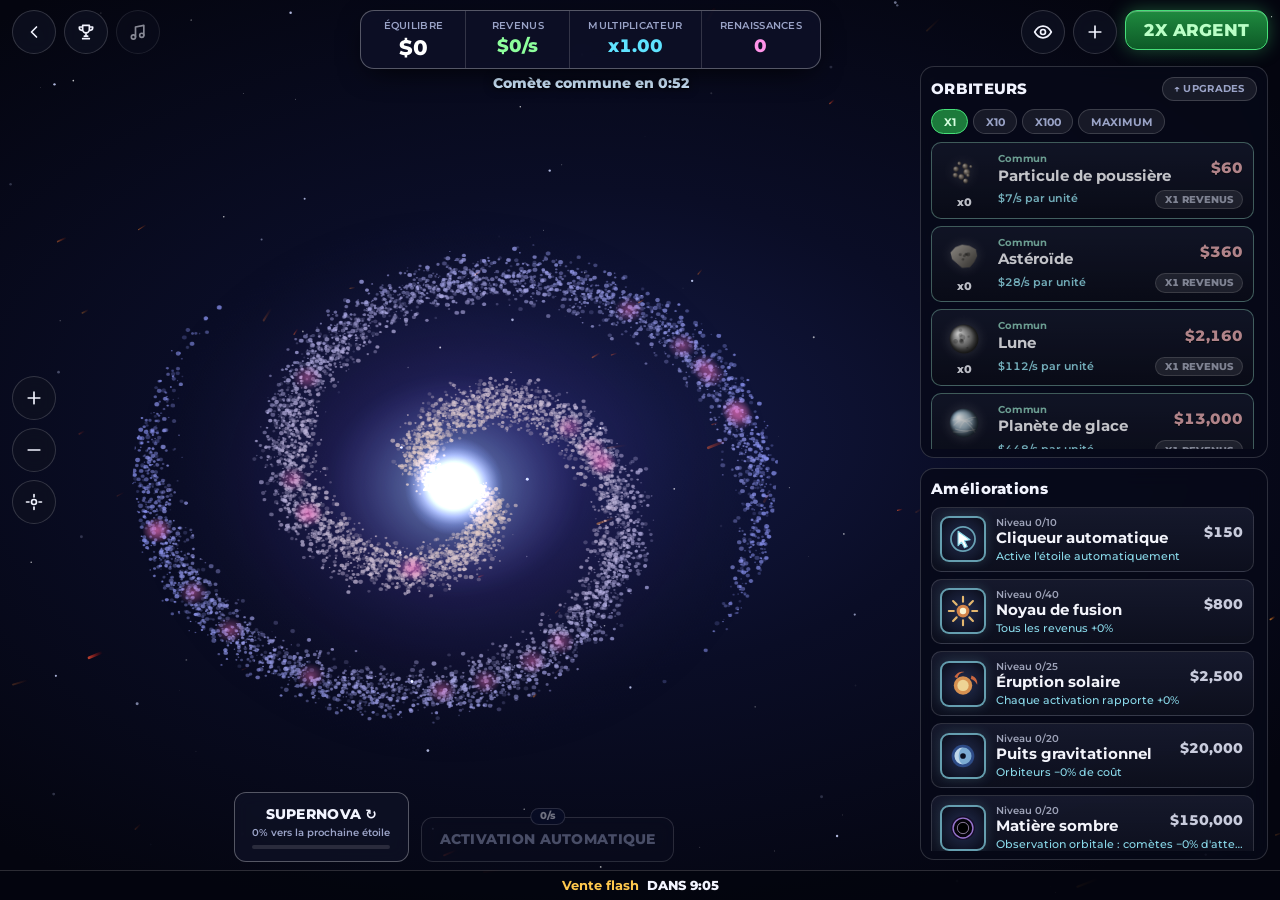
<file: clicker.html>
<!DOCTYPE html>
<html lang="fr">
<head>
<meta charset="utf-8">
<meta name="viewport" content="width=device-width, initial-scale=1, viewport-fit=cover">
<meta name="theme-color" content="#050614">
<title>La Fabrique d'Étoiles · Univers de Sarah</title>
<link rel="preconnect" href="https://fonts.googleapis.com">
<link rel="preconnect" href="https://fonts.gstatic.com" crossorigin>
<link href="https://fonts.googleapis.com/css2?family=Montserrat:wght@500;600;700;800&display=swap" rel="stylesheet">
<style>
/* ==========================================================================
   LA FABRIQUE D'ÉTOILES — v4 « galaxie à orbiteurs »
   1. Tokens  2. Base  3. HUD  4. Panneaux  5. Barre basse & boutons
   6. Événements (comètes)  7. Dialogues  8. Responsive
   ========================================================================== */

/* 1. TOKENS ---------------------------------------------------------------- */
:root{
  --bg0:#04050f; --bg1:#0a0d26;
  --panel:rgba(7,9,24,.8); --panel-2:rgba(255,255,255,.04);
  --line:rgba(255,255,255,.16); --line-2:rgba(255,255,255,.3);
  --txt:#f2f4ff; --mute:#9aa3c7; --dim:#68709a;
  --money:#8dff9c; --money-d:#37c46a; --cyan:#5fe3ff; --violet:#8a4bff; --gold:#ffc94d; --bad:#ff7f90;
  --r-commun:#5fd0b5; --r-inhab:#7ee05f; --r-rare:#5aa8ff; --r-epic:#c07bff; --r-leg:#ffb43c;
  --f:'Montserrat',system-ui,-apple-system,'Segoe UI',sans-serif;
  --ease:cubic-bezier(.22,.8,.24,1);
}

/* 2. BASE ------------------------------------------------------------------ */
*{ box-sizing:border-box; margin:0; padding:0; -webkit-tap-highlight-color:transparent; }
html,body{ height:100%; overflow:hidden; overscroll-behavior:none; }
body{ font-family:var(--f); color:var(--txt); font-size:14px; line-height:1.3; background:radial-gradient(70% 60% at 45% 48%,#141a46 0%,var(--bg1) 45%,var(--bg0) 100%); -webkit-user-select:none; user-select:none; }
button{ font:inherit; color:inherit; background:none; border:0; cursor:pointer; }
button:focus-visible,a:focus-visible,textarea:focus-visible{ outline:2px solid var(--gold); outline-offset:2px; }
.num{ font-variant-numeric:tabular-nums; }
.sr{ position:absolute; width:1px; height:1px; overflow:hidden; clip:rect(0 0 0 0); white-space:nowrap; }
#sky{ position:fixed; inset:0; width:100%; height:100%; z-index:0; touch-action:manipulation; }
#sky{ touch-action:none; cursor:grab; } #sky.hot{ cursor:pointer; } #sky.grab{ cursor:grabbing; }
.camctl{ position:fixed; z-index:10; left:12px; top:50%; translate:0 -50%; display:grid; gap:8px; }
.camhint{ position:fixed; z-index:9; left:0; width:calc(100% - 372px); bottom:130px; text-align:center; font-size:.72rem; font-weight:600; color:var(--mute); pointer-events:none; animation:hintOut 1s 9s forwards; }
@keyframes hintOut{ to{ opacity:0; } }
#floaters{ position:fixed; inset:0; z-index:5; pointer-events:none; overflow:hidden; }
body.hide-ui .ui{ opacity:0; pointer-events:none; }
.ui{ transition:opacity .35s; }

/* 3. HUD ------------------------------------------------------------------- */
.hud{ position:fixed; z-index:10; top:10px; left:12px; right:12px; display:flex; align-items:flex-start; justify-content:space-between; gap:10px; pointer-events:none; }
.hud > *{ pointer-events:auto; }
.rb{ display:flex; gap:8px; }
.rb.right{ justify-content:flex-end; }
.rbtn{ width:44px; height:44px; display:grid; place-items:center; border-radius:50%; background:rgba(14,16,32,.82); border:1px solid var(--line); backdrop-filter:blur(8px); transition:transform .25s var(--ease), border-color .25s, background .25s; text-decoration:none; color:var(--txt); }
.rbtn:hover{ transform:scale(1.07); border-color:var(--line-2); }
.rbtn svg{ width:20px; height:20px; fill:none; stroke:currentColor; stroke-width:2; stroke-linecap:round; stroke-linejoin:round; }
.rbtn[aria-pressed="true"]{ background:rgba(95,227,255,.2); border-color:var(--cyan); }
.rbtn.off{ opacity:.55; }
.center{ display:flex; flex-direction:column; align-items:center; gap:6px; min-width:0; flex:1; }
.bar{ display:grid; grid-template-columns:auto auto auto auto; align-items:stretch; max-width:100%; background:rgba(14,16,40,.82); border:1px solid var(--line-2); border-radius:14px; backdrop-filter:blur(10px); box-shadow:0 8px 30px -10px #000; }
.bar .st{ padding:8px 18px 7px; text-align:center; min-width:104px; }
.bar .st + .st{ border-left:1px solid var(--line); }
.bar .k{ font-size:.62rem; font-weight:600; letter-spacing:.03em; text-transform:uppercase; color:var(--mute); }
.bar .v{ font-size:1.14rem; font-weight:800; margin-top:2px; }
.bar .v.cash{ color:#fff; font-size:1.3rem; } .bar .v.rate{ color:var(--money); } .bar .v.mult{ color:var(--cyan); } .bar .v.reb{ color:#ff93e8; }
.cometline{ font-size:.86rem; font-weight:800; color:var(--money); text-shadow:0 0 10px rgba(0,0,0,.9),0 1px 0 rgba(0,0,0,.8); text-align:center; }
.boost{ height:40px; padding:0 18px; border-radius:12px; font-weight:800; font-size:1.08rem; letter-spacing:.01em; color:#baffc6; background:linear-gradient(180deg,#1f8a3f,#0d5a27); border:1px solid #47e079; box-shadow:0 0 18px rgba(71,224,121,.35), inset 0 1px 0 rgba(255,255,255,.25); transition:transform .25s var(--ease), filter .25s; white-space:nowrap; }
.boost:hover:not(:disabled){ transform:translateY(-1px); filter:brightness(1.1); }
.boost.on{ background:linear-gradient(180deg,#e09a1f,#8a5a0a); border-color:#ffc94d; color:#fff3c8; box-shadow:0 0 22px rgba(255,201,77,.45); }
.boost:disabled{ color:var(--mute); background:rgba(14,16,40,.82); border-color:var(--line); box-shadow:none; cursor:default; }

/* 4. PANNEAUX À DROITE ------------------------------------------------------ */
.panels{ position:fixed; z-index:10; top:66px; right:12px; bottom:40px; width:min(348px, calc(100vw - 24px)); display:flex; flex-direction:column; gap:10px; }
.card{ flex:1; min-height:0; display:flex; flex-direction:column; padding:10px 10px 8px; background:var(--panel); border:1px solid var(--line); border-radius:14px; backdrop-filter:blur(10px); -webkit-backdrop-filter:blur(10px); }
.card.pulse{ animation:cardPulse 1.1s ease; }
@keyframes cardPulse{ 0%,100%{ border-color:var(--line); } 40%{ border-color:var(--gold); box-shadow:0 0 22px rgba(255,201,77,.45); } }
.card-h{ display:flex; align-items:center; justify-content:space-between; gap:8px; margin-bottom:8px; }
.card-h h2{ font-size:.95rem; font-weight:800; letter-spacing:.02em; }
.card-h h2.up{ text-transform:none; }
.chip{ padding:.28rem .7rem; border-radius:99px; font-size:.64rem; font-weight:700; text-transform:uppercase; letter-spacing:.03em; color:var(--mute); background:rgba(255,255,255,.08); border:1px solid var(--line); transition:color .2s, border-color .2s; }
.chip:hover{ color:var(--txt); border-color:var(--line-2); }
.amts{ display:flex; gap:5px; margin-bottom:8px; }
.amt{ padding:.28rem .72rem; border-radius:99px; font-size:.68rem; font-weight:700; color:var(--mute); background:rgba(255,255,255,.07); border:1px solid var(--line); text-transform:uppercase; }
.amt[aria-pressed="true"]{ color:#d6ffe0; background:#1c7a3b; border-color:#47e079; }
.list{ flex:1; min-height:0; overflow:auto; display:grid; gap:7px; align-content:start; padding-right:3px; scrollbar-width:thin; scrollbar-color:rgba(255,255,255,.25) transparent; }
/* ligne d'orbiteur */
.orb{ --rc:var(--r-commun); position:relative; display:grid; grid-template-columns:48px minmax(0,1fr) auto; grid-template-rows:auto auto auto; column-gap:10px; align-items:center; width:100%; text-align:left; padding:8px 10px 8px 8px; border-radius:10px; background:linear-gradient(180deg,rgba(18,26,66,.9),rgba(10,14,40,.9)); border:1.5px solid color-mix(in srgb,var(--rc) 55%,transparent); transition:transform .2s var(--ease), border-color .2s, opacity .2s, filter .2s; }
.orb:hover:not(.lock){ transform:translateX(-2px); border-color:var(--rc); }
.orb.lock{ filter:saturate(.55) brightness(.8); }
.orb .ic{ grid-row:1 / 4; width:48px; display:flex; flex-direction:column; align-items:center; gap:2px; }
.orb .ic img{ width:42px; height:42px; object-fit:contain; filter:drop-shadow(0 0 6px rgba(255,255,255,.18)); }
.orb .ic b{ font-size:.7rem; font-weight:800; color:#e8ecff; }
.orb .rar{ grid-column:2; font-size:.62rem; font-weight:700; color:var(--rc); letter-spacing:.02em; }
.orb .nm{ grid-column:2; font-size:.92rem; font-weight:700; white-space:nowrap; overflow:hidden; text-overflow:ellipsis; }
.orb .pr{ grid-column:3; grid-row:1 / 3; align-self:center; font-size:.92rem; font-weight:800; color:var(--money); text-shadow:0 1px 0 rgba(0,0,0,.6); }
.orb.lock .pr{ color:#ff9aa6; }
.orb .per{ grid-column:2 / 4; display:flex; align-items:center; justify-content:space-between; gap:8px; margin-top:2px; }
.orb .per span{ font-size:.66rem; font-weight:600; color:var(--cyan); white-space:nowrap; overflow:hidden; text-overflow:ellipsis; }
.orb .per i{ font-style:normal; flex:none; padding:.14rem .55rem; border-radius:99px; font-size:.62rem; font-weight:800; text-transform:uppercase; color:#fff; background:linear-gradient(180deg,#7b45f0,#4a24b3); border:1px solid #a47bff; }
.orb .per i.dim{ background:rgba(255,255,255,.1); border-color:var(--line); color:var(--mute); }
.orb .sale{ position:absolute; top:-7px; left:14px; padding:.08rem .5rem; border-radius:99px; font-size:.6rem; font-weight:800; color:#2a1a00; background:linear-gradient(180deg,#ffd75e,#ff9f1c); box-shadow:0 0 12px rgba(255,180,40,.6); }
/* ligne d'amélioration */
.upg{ position:relative; display:grid; grid-template-columns:46px minmax(0,1fr) auto; column-gap:10px; align-items:center; width:100%; text-align:left; padding:8px 10px 8px 8px; border-radius:10px; background:linear-gradient(180deg,rgba(24,30,64,.75),rgba(12,16,40,.8)); border:1.5px solid rgba(255,255,255,.14); transition:transform .2s var(--ease), border-color .2s, filter .2s; }
.upg:hover:not(.max):not(.lock){ transform:translateX(-2px); border-color:var(--cyan); }
.upg.can{ border-color:rgba(95,227,255,.5); }
.upg.max{ opacity:.78; cursor:default; }
.upg.lock{ filter:saturate(.6); }
.upg .ic{ grid-row:1 / 4; width:46px; height:46px; border-radius:9px; border:2px solid rgba(95,227,255,.7); background:radial-gradient(circle,rgba(30,50,110,.9),rgba(8,12,34,.95)); display:grid; place-items:center; box-shadow:0 0 12px rgba(95,227,255,.2); }
.upg .ic svg{ width:34px; height:34px; }
.upg .lv{ grid-column:2; font-size:.62rem; font-weight:600; color:var(--mute); }
.upg .nm{ grid-column:2; font-size:.92rem; font-weight:700; white-space:nowrap; overflow:hidden; text-overflow:ellipsis; }
.upg .ds{ grid-column:2 / 4; margin-top:1px; font-size:.68rem; font-weight:500; color:var(--cyan); white-space:nowrap; overflow:hidden; text-overflow:ellipsis; }
.upg.max .ds{ color:var(--mute); }
.upg .pr{ grid-column:3; grid-row:1 / 3; align-self:center; font-size:.88rem; font-weight:800; color:#c6cbe6; }
.upg.can .pr{ color:var(--money); } .upg.max .pr{ color:var(--gold); font-size:.78rem; }

/* 5. BARRE BASSE & BOUTONS CENTRAUX ----------------------------------------- */
.dock{ position:fixed; z-index:10; bottom:38px; left:0; width:calc(100% - 372px); display:flex; justify-content:center; align-items:flex-end; gap:12px; pointer-events:none; }
.dock > *{ pointer-events:auto; }
.dbtn{ position:relative; min-width:132px; padding:.78rem 1.1rem; border-radius:12px; font-size:.86rem; font-weight:800; letter-spacing:.02em; text-transform:uppercase; background:rgba(14,16,36,.88); border:1px solid var(--line-2); backdrop-filter:blur(8px); transition:transform .25s var(--ease), border-color .25s, box-shadow .25s; }
.dbtn:hover:not(:disabled){ transform:translateY(-2px); border-color:var(--cyan); }
.dbtn .sub{ display:block; margin-top:2px; font-size:.62rem; font-weight:600; color:var(--mute); text-transform:none; letter-spacing:0; }
.dbtn.reb.ready{ border-color:#ffc94d; box-shadow:0 0 22px rgba(255,201,77,.4); animation:rdy 2.2s ease-in-out infinite; }
@keyframes rdy{ 50%{ box-shadow:0 0 34px rgba(255,201,77,.7); } }
.dbtn.reb .pg{ display:block; height:4px; margin-top:6px; border-radius:4px; background:rgba(255,255,255,.12); overflow:hidden; }
.dbtn.reb .pg b{ display:block; height:100%; width:0; border-radius:4px; background:linear-gradient(90deg,#ff9f1c,#ffd75e); transition:width .3s; }
.dbtn.auto{ background:linear-gradient(180deg,rgba(30,60,140,.9),rgba(14,24,70,.92)); border-color:rgba(95,150,255,.7); }
.dbtn.auto[aria-pressed="false"]{ background:rgba(14,16,36,.88); border-color:var(--line-2); color:var(--mute); }
.dbtn.auto .tag{ position:absolute; left:50%; top:-10px; translate:-50% 0; padding:.06rem .55rem; border-radius:99px; font-size:.6rem; font-weight:800; background:#0b1030; border:1px solid var(--line-2); color:var(--txt); text-transform:none; }
.dbtn:disabled{ opacity:.45; cursor:not-allowed; }
.strip{ position:fixed; z-index:9; left:0; right:0; bottom:0; height:30px; display:flex; align-items:center; justify-content:center; gap:8px; background:rgba(4,5,14,.86); border-top:1px solid var(--line); font-size:.82rem; font-weight:800; }
.strip b{ color:var(--gold); } .strip.live b{ color:#ffd75e; text-shadow:0 0 10px rgba(255,180,40,.8); }
.mnav{ display:none; }

/* 6. ÉVÉNEMENTS : comète rare et trou noir ---------------------------------- */
.fl{ position:absolute; font-weight:800; font-size:1.35rem; color:var(--money); text-shadow:0 0 12px rgba(55,196,106,.9), 0 2px 0 rgba(0,40,10,.85); white-space:nowrap; animation:floatUp 1.5s var(--ease) forwards; will-change:transform,opacity; }
.fl.big{ font-size:2rem; color:#d6ffe0; } .fl.gold{ color:#ffe18a; text-shadow:0 0 14px rgba(255,170,40,.95), 0 2px 0 rgba(80,40,0,.8); }
@keyframes floatUp{ 0%{ transform:translate(-50%,0) scale(.6); opacity:0; } 14%{ opacity:1; transform:translate(-50%,-30%) scale(1.08); } 100%{ transform:translate(calc(-50% + var(--dx)),-230%) scale(.92); opacity:0; } }
.ev{ position:fixed; left:0; top:0; z-index:12; width:92px; height:92px; padding:0; cursor:pointer; filter:drop-shadow(0 0 14px var(--c)); }
.ev svg{ width:100%; height:100%; overflow:visible; }
.ev.bh svg .disk{ transform-origin:46px 46px; animation:spin 4s linear infinite; }
@keyframes spin{ to{ transform:rotate(360deg); } }
#toasts{ position:fixed; left:50%; top:112px; translate:-50% 0; z-index:60; display:grid; gap:8px; width:min(92vw,420px); pointer-events:none; }
.toast{ padding:.7rem 1rem; border-radius:12px; background:rgba(8,10,28,.94); border:1px solid var(--line-2); font-size:.82rem; font-weight:600; text-align:center; box-shadow:0 14px 34px -12px #000; animation:tIn .4s var(--ease), tOut .5s 4s forwards; }
.toast b{ color:var(--gold); }
@keyframes tIn{ from{ transform:translateY(-12px); opacity:0; } } @keyframes tOut{ to{ transform:translateY(-6px); opacity:0; } }
.flash{ position:fixed; inset:0; z-index:70; pointer-events:none; opacity:0; background:radial-gradient(circle,#fff,rgba(160,190,255,.85) 40%,transparent 75%); }

/* 7. DIALOGUES ------------------------------------------------------------- */
dialog{ margin:auto; padding:0; border:1px solid var(--line-2); border-radius:18px; background:linear-gradient(170deg,#12184a,#070a20); color:var(--txt); width:min(92vw,480px); max-height:88vh; box-shadow:0 40px 90px -30px #000; }
dialog::backdrop{ background:rgba(2,3,12,.72); backdrop-filter:blur(5px); }
.dlg{ padding:22px; display:grid; gap:12px; }
.dlg h3{ font-size:1.15rem; font-weight:800; }
.dlg p{ color:var(--mute); font-size:.86rem; font-weight:500; line-height:1.45; }
.dlg p b{ color:var(--gold); }
.dlg textarea{ width:100%; min-height:80px; resize:vertical; padding:.6rem; border-radius:10px; border:1px solid var(--line); background:rgba(0,0,0,.4); color:var(--txt); font:500 .72rem/1.4 ui-monospace,Menlo,Consolas,monospace; -webkit-user-select:text; user-select:text; }
.acts{ display:flex; flex-wrap:wrap; gap:8px; justify-content:flex-end; }
.btn{ padding:.6rem 1.05rem; border-radius:10px; font-size:.8rem; font-weight:700; border:1px solid var(--line-2); transition:background .2s, transform .2s var(--ease); }
.btn:hover{ background:rgba(255,255,255,.1); transform:translateY(-1px); }
.btn.main{ color:#1b1200; background:linear-gradient(180deg,#ffd75e,#ffab1f); border-color:transparent; }
.btn.danger{ color:var(--bad); border-color:rgba(255,127,144,.4); }
.stats{ display:grid; gap:0; max-height:42vh; overflow:auto; }
.stats .row{ display:flex; justify-content:space-between; gap:12px; padding:.45rem 0; border-bottom:1px solid var(--line); font-size:.82rem; }
.stats .row span:first-child{ color:var(--mute); } .stats .row span:last-child{ font-weight:800; text-align:right; }
.achs{ display:grid; gap:7px; max-height:56vh; overflow:auto; }
.ach{ display:grid; grid-template-columns:34px 1fr; gap:10px; align-items:center; padding:.55rem .65rem; border-radius:10px; border:1px solid var(--line); background:var(--panel-2); opacity:.55; }
.ach.ok{ opacity:1; border-color:rgba(255,201,77,.5); background:rgba(255,201,77,.08); }
.ach .tick{ width:34px; height:34px; border-radius:50%; display:grid; place-items:center; background:rgba(255,255,255,.08); font-weight:800; color:var(--mute); }
.ach.ok .tick{ background:var(--gold); color:#1b1200; }
.ach b{ display:block; font-size:.84rem; } .ach small{ color:var(--mute); font-size:.7rem; font-weight:500; }

/* Dialogue Supernova */
.rbx{ gap:10px; max-height:86vh; overflow:auto; }
dialog#dlg-reb{ width:min(94vw,520px); }
.rbx .lead{ margin-top:-4px; }
.rbx h4{ font-size:.7rem; font-weight:800; letter-spacing:.05em; text-transform:uppercase; margin-bottom:6px; }
.rb-prog{ padding:12px; border-radius:12px; border:1px solid var(--line); background:var(--panel-2); }
.rb-row{ display:flex; justify-content:space-between; align-items:baseline; gap:10px; font-size:.82rem; font-weight:600; }
.rb-row b{ font-size:1.05rem; color:var(--gold); } .rb-row.sm{ margin-top:6px; font-size:.72rem; color:var(--mute); }
.rb-bar{ height:14px; margin-top:8px; border-radius:99px; background:rgba(0,0,0,.45); border:1px solid var(--line); overflow:hidden; }
.rb-bar i{ display:block; height:100%; width:0; border-radius:99px; background:linear-gradient(90deg,#ff7a1a,#ffd75e); box-shadow:0 0 14px rgba(255,180,40,.6); transition:width .3s; }
.rb-prog.ready .rb-bar i{ background:linear-gradient(90deg,#2fbf6b,#8dff9c); box-shadow:0 0 16px rgba(80,230,130,.6); }
.rb-prog.ready .rb-row b{ color:var(--money); }
.rb-grid{ display:grid; grid-template-columns:repeat(3,1fr); gap:8px; }
.rb-grid div{ padding:10px; border-radius:10px; border:1px solid rgba(255,201,77,.3); background:rgba(255,201,77,.07); }
.rb-grid small{ display:block; font-size:.62rem; font-weight:600; color:var(--mute); }
.rb-grid b{ display:block; margin-top:3px; font-size:.95rem; font-weight:800; color:var(--gold); }
.rbx ul{ list-style:none; display:grid; gap:4px; }
.rbx li{ display:flex; justify-content:space-between; gap:10px; padding:.42rem .65rem; border-radius:8px; font-size:.8rem; font-weight:600; }
.rb-lose li{ background:rgba(255,127,144,.09); border:1px solid rgba(255,127,144,.25); } .rb-lose li b{ color:var(--bad); }
.rb-keep li{ background:rgba(141,255,156,.07); border:1px solid rgba(141,255,156,.2); } .rb-keep li b{ color:var(--money); }
.rbx li span:first-child{ color:var(--txt); font-weight:600; }
.btn:disabled{ opacity:.4; cursor:not-allowed; transform:none; }
@media (max-width:520px){ .rb-grid{ grid-template-columns:1fr 1fr; } .rb-grid div:last-child{ grid-column:1 / -1; } }

/* 8. RESPONSIVE ------------------------------------------------------------ */
@media (max-width:900px){
  .hud{ top:8px; left:8px; right:8px; }
  .center{ order:3; flex-basis:100%; } .hud{ flex-wrap:wrap; }
  .hud .rb.left{ order:1; } .hud .rb.right{ order:2; margin-left:auto; }
  .bar .st{ padding:6px 10px 5px; min-width:0; } .bar .v{ font-size:.94rem; } .bar .v.cash{ font-size:1.02rem; } .bar .k{ font-size:.54rem; }
  .boost{ height:36px; padding:0 12px; font-size:.9rem; } .rbtn{ width:40px; height:40px; }
  .panels{ top:auto; left:8px; right:8px; bottom:94px; width:auto; height:48dvh; display:none; }
  .panels .card{ display:none; }
  body[data-tab="orb"] .panels, body[data-tab="upg"] .panels{ display:flex; }
  body[data-tab="orb"] #card-orb, body[data-tab="upg"] #card-upg{ display:flex; }
  .dock{ width:100%; bottom:92px; } body[data-tab="orb"] .dock, body[data-tab="upg"] .dock{ display:none; }
  .dbtn{ min-width:0; padding:.6rem .8rem; font-size:.74rem; }
  .strip{ bottom:56px; height:26px; font-size:.7rem; }
  .mnav{ position:fixed; z-index:20; left:8px; right:8px; bottom:calc(6px + env(safe-area-inset-bottom)); height:46px; display:grid; grid-template-columns:repeat(3,1fr); gap:4px; padding:4px; border-radius:14px; background:rgba(8,10,28,.94); border:1px solid var(--line-2); }
  .mnav button{ border-radius:10px; font-size:.72rem; font-weight:800; color:var(--mute); }
  .mnav button[aria-selected="true"]{ background:rgba(95,227,255,.18); color:var(--txt); }
  .cometline{ font-size:.74rem; }
  .camctl{ left:8px; top:46%; } .camhint{ width:100%; bottom:140px; padding:0 12px; }
  #toasts{ top:150px; }
}
@media (prefers-reduced-motion:reduce){ .fl{ animation-duration:.01s !important; } .dbtn.reb.ready,.ev.bh svg .disk{ animation:none; } .toast{ animation:none; } }
</style>
</head>
<body data-tab="galaxy">
<canvas id="sky" aria-hidden="true"></canvas>
<div id="floaters" aria-hidden="true"></div>
<div class="flash" id="flash" aria-hidden="true"></div>
<div id="toasts" role="status" aria-live="polite"></div>
<div class="camctl ui" role="group" aria-label="Caméra">
  <button class="rbtn" id="cam-in" aria-label="Zoom avant"><svg viewBox="0 0 24 24"><path d="M12 5v14M5 12h14"/></svg></button>
  <button class="rbtn" id="cam-out" aria-label="Zoom arrière"><svg viewBox="0 0 24 24"><path d="M5 12h14"/></svg></button>
  <button class="rbtn" id="cam-reset" aria-label="Recentrer la vue"><svg viewBox="0 0 24 24"><circle cx="12" cy="12" r="3"/><path d="M12 3v3M12 18v3M3 12h3M18 12h3"/></svg></button>
</div>
<div class="camhint ui" id="camhint">Molette : zoom · Clic maintenu : pivoter la galaxie · Double-clic : recentrer</div>
<button class="sr" id="core-btn">Activer l'étoile centrale</button>

<header class="hud">
  <div class="rb left ui">
    <a class="rbtn" href="index.html" aria-label="Retour à l'accueil"><svg viewBox="0 0 24 24"><path d="M15 6l-6 6 6 6"/></svg></a>
    <button class="rbtn" id="btn-ach" aria-label="Succès"><svg viewBox="0 0 24 24"><path d="M8 4h8v5a4 4 0 01-8 0zM8 6H4v1a3 3 0 003 3M16 6h4v1a3 3 0 01-3 3M12 13v4M8 20h8M10 17h4"/></svg></button>
    <button class="rbtn off" id="btn-music" aria-label="Musique" aria-pressed="false"><svg viewBox="0 0 24 24"><path d="M9 18V6l10-2v12"/><circle cx="6.5" cy="18" r="2.5"/><circle cx="16.5" cy="16" r="2.5"/></svg></button>
  </div>
  <div class="center ui">
    <div class="bar" role="group" aria-label="Résumé">
      <div class="st"><div class="k">Équilibre</div><div class="v cash num" id="h-cash">$0</div></div>
      <div class="st"><div class="k">Revenus</div><div class="v rate num" id="h-rate">$0/s</div></div>
      <div class="st"><div class="k">Multiplicateur</div><div class="v mult num" id="h-mult">x1.00</div></div>
      <div class="st"><div class="k">Renaissances</div><div class="v reb num" id="h-reb">0</div></div>
    </div>
    <div class="cometline" id="cometline"></div>
  </div>
  <div class="rb right">
    <button class="rbtn" id="btn-eye" aria-label="Masquer ou afficher l'interface"><svg viewBox="0 0 24 24"><path d="M2 12s4-7 10-7 10 7 10 7-4 7-10 7S2 12 2 12z"/><circle cx="12" cy="12" r="3"/></svg></button>
    <button class="rbtn ui" id="btn-stats" aria-label="Statistiques et sauvegarde"><svg viewBox="0 0 24 24"><path d="M12 5v14M5 12h14"/></svg></button>
    <button class="boost ui" id="btn-boost">2X ARGENT</button>
  </div>
</header>

<aside class="panels ui" id="panels">
  <section class="card" id="card-orb" aria-label="Orbiteurs">
    <div class="card-h"><h2>ORBITEURS</h2><button class="chip" id="chip-up">↑ Upgrades</button></div>
    <div class="amts" id="amts" aria-label="Quantité">
      <button class="amt" data-n="1" aria-pressed="true">x1</button>
      <button class="amt" data-n="10" aria-pressed="false">x10</button>
      <button class="amt" data-n="100" aria-pressed="false">x100</button>
      <button class="amt" data-n="0" aria-pressed="false">Maximum</button>
    </div>
    <div class="list" id="list-orb"></div>
  </section>
  <section class="card" id="card-upg" aria-label="Améliorations">
    <div class="card-h"><h2 class="up">Améliorations</h2></div>
    <div class="list" id="list-upg"></div>
  </section>
</aside>

<div class="dock ui" id="dock">
  <button class="dbtn reb" id="btn-reb">Supernova ↻<span class="sub" id="reb-sub"></span><i class="pg"><b id="reb-pg"></b></i></button>
  <button class="dbtn auto" id="btn-auto" aria-pressed="true"><span class="tag" id="auto-tag">0/s</span>Activation automatique</button>
</div>
<div class="strip ui" id="strip"><b>Vente flash</b><span id="strip-t"></span></div>
<nav class="mnav ui" id="mnav" aria-label="Sections">
  <button data-tab="galaxy" aria-selected="true">Galaxie</button>
  <button data-tab="orb" aria-selected="false">Orbiteurs</button>
  <button data-tab="upg" aria-selected="false">Améliorations</button>
</nav>

<dialog id="dlg-reb"><div class="dlg rbx">
  <h3>Supernova</h3>
  <p class="lead">Fais exploser ta galaxie pour renaître plus puissant. Chaque étoile gagnée augmente tes revenus <b>pour toujours</b>.</p>
  <section class="rb-prog">
    <div class="rb-row"><span>Progression vers la prochaine étoile</span><b id="rb-pct" class="num">0%</b></div>
    <div class="rb-bar"><i id="rb-fill"></i></div>
    <div class="rb-row sm"><span id="rb-have" class="num"></span><span id="rb-need" class="num"></span></div>
  </section>
  <section class="rb-gain">
    <h4>Ce que tu gagnes</h4>
    <div class="rb-grid">
      <div><small>Étoiles</small><b class="num" id="rb-stars"></b></div>
      <div><small>Multiplicateur permanent</small><b class="num" id="rb-mult"></b></div>
      <div><small>Étoiles suivantes à</small><b class="num" id="rb-next"></b></div>
    </div>
  </section>
  <section class="rb-lose">
    <h4>Ce que tu perds</h4>
    <ul id="rb-lose"></ul>
  </section>
  <section class="rb-keep">
    <h4>Ce que tu gardes</h4>
    <ul id="rb-keep"></ul>
  </section>
  <div class="acts"><button class="btn" id="rb-cancel" type="button">Annuler</button><button class="btn main" id="rb-go" type="button">Renaître</button></div>
</div></dialog>

<dialog id="dlg-stats"><form method="dialog" class="dlg">
  <h3>Statistiques</h3>
  <div class="stats" id="stats-box"></div>
  <p>Sauvegarde automatique toutes les 10 s. Exporte ta partie pour la garder, ou importe-en une.</p>
  <textarea id="save-text" spellcheck="false" placeholder="Ton code de sauvegarde apparaîtra ici…"></textarea>
  <div class="acts">
    <button class="btn" type="button" id="btn-export">Exporter</button>
    <button class="btn" type="button" id="btn-import">Importer</button>
    <button class="btn danger" type="button" id="btn-reset">Tout effacer</button>
    <button class="btn main" value="close">Fermer</button>
  </div>
</form></dialog>

<dialog id="dlg-ach"><form method="dialog" class="dlg">
  <h3>Succès</h3>
  <div class="achs" id="achs-box"></div>
  <div class="acts"><button class="btn main" value="close">Fermer</button></div>
</form></dialog>

<script>
/* ==========================================================================
   LA FABRIQUE D'ÉTOILES — logique de jeu (v4)
   Modules : CONFIG · formats · données · calc · save · sprites · scène (canvas)
             actions · événements (comète, vente flash, boost) · UI · boucle
   ========================================================================== */
(function(){
'use strict';

/* ---------- CONFIG --------------------------------------------------------- */
var CFG = {
  KEY:'sarah:clicker4',
  GROWTH:1.08,                 // coût = base × 1.08^n
  STAR_BASE:5e7,               // étoiles totales = √(argent gagné au total / 5e7)
  STAR_BONUS:0.25,             // +25 % de revenus par étoile
  OFFLINE_BASE_H:6,            // heures hors-ligne de base (le Répertoire cryogénique en ajoute)
  SAVE_EVERY:10,
  RING_CAP:14,                 // corps visibles max par orbite
  BOOST:{ mult:2, dur:120, cooldown:600 },
  COMET_EVERY:[[40,80],[110,170],[280,400],[700,900],[1500,2100]],  // attente (s) par rareté : plus c'est rare, plus c'est long
  COMET_LIFE:11,
  FLASH_EVERY:[540,840], FLASH_DUR:120, FLASH_OFF:0.5
};
var RAR = [
  { n:'Commun',     c:'#5fd0b5' }, { n:'Inhabituel', c:'#7ee05f' }, { n:'Rare', c:'#5aa8ff' },
  { n:'Épique',     c:'#c07bff' }, { n:'Légendaire', c:'#ffb43c' }
];
var COMET_R = [   // rareté des comètes : nom, couleur, secondes de revenus offertes
  { n:'commune',     c:'#cfe8ff', s:60 },   { n:'inhabituelle', c:'#7ee05f', s:180 },
  { n:'rare',        c:'#5aa8ff', s:600 },  { n:'épique',       c:'#c07bff', s:1800 },
  { n:'légendaire',  c:'#ffb43c', s:7200 }
];

/* ---------- FORMATS --------------------------------------------------------- */
var UNITS = ['M','B','T','Qa','Qi','Sx','Sp','Oc','No','Dc'];
function fm(n){            // 142,635 · 1.14M · 746B
  if(!isFinite(n)) return '∞';
  if(n < 1e6) return Math.floor(n).toLocaleString('en-US');
  var e = Math.min(Math.floor(Math.log10(n) / 3) - 2, UNITS.length - 1), v = n / Math.pow(10, (e + 2) * 3);
  return (+(v < 10 ? v.toFixed(2) : v < 100 ? v.toFixed(1) : v.toFixed(0))) + UNITS[e];
}
function fr(n){ return n < 100 ? (Math.round(n * 10) / 10).toString() : fm(n); }   // petits revenus
function mmss(s){ s = Math.max(0, Math.ceil(s)); return Math.floor(s / 60) + ':' + ('0' + (s % 60)).slice(-2); }
function fmtTime(s){ s = Math.floor(s); var h = Math.floor(s / 3600), m = Math.floor(s % 3600 / 60); return h ? h + ' h ' + m + ' min' : m ? m + ' min ' + (s % 60) + ' s' : s + ' s'; }
function $(id){ return document.getElementById(id); }
function rnd(a, b){ return a + Math.random() * (b - a); }

/* ---------- DONNÉES : 12 orbiteurs ------------------------------------------ */
/* r = rareté, c = coût de base (×6 par palier), p = revenus de base/s (×4 par palier) */
var ORB = [
  { n:'Particule de poussière', r:0, c:60,     p:7        },
  { n:'Astéroïde',              r:0, c:360,    p:28       },
  { n:'Lune',                   r:0, c:2.16e3, p:112      },
  { n:'Planète de glace',       r:0, c:1.3e4,  p:448      },
  { n:'Planète rocheuse',       r:1, c:7.8e4,  p:1792     },
  { n:'Géant gazeux',           r:1, c:4.67e5, p:7168     },
  { n:'Géant orné d\'anneaux',  r:1, c:2.8e6,  p:28672    },
  { n:'Étoile neutronique',     r:1, c:1.68e7, p:114688   },
  { n:'Trou noir',              r:2, c:1.01e8, p:458752   },
  { n:'Quasar',                 r:2, c:6.05e8, p:1835008  },
  { n:'Galaxie spirale',        r:3, c:3.63e9, p:7340032  },
  { n:'Amas galactique',        r:4, c:2.18e10,p:29360128 }
];
var MILE = [1, 10, 25, 50, 100, 150, 200, 300, 400, 500, 600, 800, 1000];   // paliers : chacun double les revenus
function mileMult(n){ var k = 0; for(var i = 0; i < MILE.length; i++) if(n >= MILE[i]) k++; return Math.pow(2, k); }

/* Améliorations à niveaux (le texte décrit l'effet actuel) */
var UP = [
  { id:'auto', n:'Cliqueur automatique', max:10, c:150, g:2.4, ic:'cursor',
    d:function(l){ return l ? 'Active l\'étoile ' + l + ' fois par seconde' : 'Active l\'étoile automatiquement'; } },
  { id:'fusion', n:'Noyau de fusion', max:40, c:800, g:1.85, ic:'fusion',
    d:function(l){ return 'Tous les revenus +' + Math.round(l * 12.343) + '%'; } },
  { id:'erupt', n:'Éruption solaire', max:25, c:2500, g:1.6, ic:'sun',
    d:function(l){ return 'Chaque activation rapporte +' + (l * 50) + '%'; } },
  { id:'gravity', n:'Puits gravitationnel', max:20, c:2e4, g:1.75, ic:'well',
    d:function(l){ return 'Orbiteurs −' + (l * 1.5).toFixed(1).replace('.0', '') + '% de coût'; } },
  { id:'dark', n:'Matière sombre', max:20, c:1.5e5, g:1.9, ic:'dark',
    d:function(l){ return 'Observation orbitale : comètes −' + (l * 3) + '% d\'attente'; } },
  { id:'cryo', n:'Répertoire cryogénique', max:10, c:1e4, g:2.8, ic:'snow',
    d:function(l){ return 'Temps hors ligne limité à ' + (CFG.OFFLINE_BASE_H + l * 2) + ' heures'; } }
];
var UBY = {}; UP.forEach(function(u){ UBY[u.id] = u; });

/* Succès */
var ACH = [
  { id:'a1',  n:'Première orbite',     d:'Posséder un orbiteur',           t:function(){ return tot() >= 1; } },
  { id:'a2',  n:'Système solaire',     d:'10 orbiteurs',                   t:function(){ return tot() >= 10; } },
  { id:'a3',  n:'Foule céleste',       d:'100 orbiteurs',                  t:function(){ return tot() >= 100; } },
  { id:'a4',  n:'Millionnaire',        d:'Gagner $1M au total',            t:function(){ return S.life >= 1e6; } },
  { id:'a5',  n:'Milliardaire',        d:'Gagner $1B au total',            t:function(){ return S.life >= 1e9; } },
  { id:'a6',  n:'Billionnaire',        d:'Gagner $1T au total',            t:function(){ return S.life >= 1e12; } },
  { id:'a7',  n:'Renaissance',         d:'Renaître une fois',              t:function(){ return S.reb >= 1; } },
  { id:'a8',  n:'Phénix',              d:'Renaître 5 fois',                t:function(){ return S.reb >= 5; } },
  { id:'a9',  n:'Chasseur de comètes', d:'Attraper 10 comètes',            t:function(){ return S.comets >= 10; } },
  { id:'a10', n:'Au maximum',          d:'Terminer une amélioration',      t:function(){ return UP.some(function(u){ return lvl(u.id) >= u.max; }); } },
  { id:'a11', n:'Bestiaire cosmique',  d:'Posséder les 12 types',          t:function(){ return S.own.every(function(n){ return n > 0; }); } }
];

var S, calc;
var EV = { flashI:-1, flashLeft:0, flashNext:0, cometR:0, cometOn:null };
function fresh(){ return { v:4, money:0, run:0, life:0, stars:0, reb:0, clicks:0, comets:0, own:ORB.map(function(){ return 0; }), up:{}, ach:{}, play:0, saved:Date.now(), boostEnd:0, boostReady:0, auto:true, music:false, ct:null }; }
function lvl(id){ return S.up[id] || 0; }
function tot(){ return S.own.reduce(function(a, b){ return a + b; }, 0); }

/* ---------- CALCULS --------------------------------------------------------- */
calc = {
  boostOn:function(){ return Date.now() < S.boostEnd; },
  starMult:function(){ return 1 + CFG.STAR_BONUS * S.stars; },
  mult:function(){ return (1 + 0.12343 * lvl('fusion')) * this.starMult() * (this.boostOn() ? CFG.BOOST.mult : 1); },
  unit:function(i){ return ORB[i].p * mileMult(S.own[i]) * this.mult(); },           // revenus/s d'un exemplaire
  income:function(){ var s = 0; for(var i = 0; i < ORB.length; i++) s += S.own[i] * this.unit(i); return s; },
  act:function(){ return (5 * this.mult() + this.income() * 0.01) * (1 + 0.5 * lvl('erupt')); },
  autoRate:function(){ return lvl('auto'); },
  costMult:function(i){ return (1 - 0.015 * lvl('gravity')) * (EV.flashI === i ? CFG.FLASH_OFF : 1); },
  cost:function(i, n){ var g = CFG.GROWTH; return ORB[i].c * Math.pow(g, S.own[i]) * (Math.pow(g, n) - 1) / (g - 1) * this.costMult(i); },
  maxBuy:function(i){
    var g = CFG.GROWTH, first = ORB[i].c * Math.pow(g, S.own[i]) * this.costMult(i);
    var n = Math.floor(Math.log(S.money * (g - 1) / first + 1) / Math.log(g)); return n > 0 && isFinite(n) ? n : 0;
  },
  upCost:function(u){ return u.c * Math.pow(u.g, lvl(u.id)); },
  starsTotal:function(){ return Math.floor(Math.sqrt(S.life / CFG.STAR_BASE)); },
  starsPending:function(){ return Math.max(0, this.starsTotal() - S.stars); },
  offlineCap:function(){ return (CFG.OFFLINE_BASE_H + 2 * lvl('cryo')) * 3600; },
  cometDelay:function(r){ var d = CFG.COMET_EVERY[r]; return rnd(d[0], d[1]) * (1 - 0.03 * lvl('dark')); }
};

/* ---------- SAUVEGARDE ------------------------------------------------------ */
var save = {
  write:function(){ S.saved = Date.now(); try{ localStorage.setItem(CFG.KEY, JSON.stringify(S)); }catch(e){} },
  read:function(){ try{ var r = localStorage.getItem(CFG.KEY); return r ? save.clean(JSON.parse(r)) : null; }catch(e){ return null; } },
  clean:function(o){
    if(!o || typeof o !== 'object') return null;
    var f = fresh(), n = function(x, d){ return typeof x === 'number' && isFinite(x) && x >= 0 ? x : d; };
    ['money','run','life','play','boostEnd','boostReady'].forEach(function(k){ f[k] = n(o[k], f[k]); });
    f.stars = Math.floor(n(o.stars, 0)); f.reb = Math.floor(n(o.reb, 0)); f.clicks = Math.floor(n(o.clicks, 0)); f.comets = Math.floor(n(o.comets, 0)); f.saved = n(o.saved, Date.now());
    f.auto = o.auto !== false; f.music = !!o.music;
    if(Array.isArray(o.ct) && o.ct.length === 5) f.ct = o.ct.map(function(x){ return n(x, 30); });
    if(Array.isArray(o.own)) ORB.forEach(function(_, i){ f.own[i] = Math.floor(n(o.own[i], 0)); });
    if(o.up && typeof o.up === 'object') UP.forEach(function(u){ f.up[u.id] = Math.min(u.max, Math.floor(n(o.up[u.id], 0))); });
    if(o.ach && typeof o.ach === 'object') ACH.forEach(function(a){ if(o.ach[a.id]) f.ach[a.id] = 1; });
    return f;
  },
  exp:function(){ return btoa(unescape(encodeURIComponent(JSON.stringify(S)))); },
  imp:function(code){ try{ return save.clean(JSON.parse(decodeURIComponent(escape(atob(code.trim()))))); }catch(e){ return null; } }
};

/* ---------- SPRITES : un look procédural par orbiteur ----------------------- */
var sprites = (function(){
  var seed = 7; function r(){ seed = (seed * 16807) % 2147483647; return seed / 2147483647; }
  function mk(fn){ var cv = document.createElement('canvas'); cv.width = cv.height = 192; var cx = cv.getContext('2d'); cx.scale(2, 2); fn(cx); return cv; }
  function disc(c, x, y, R, st){ var gr = c.createRadialGradient(x - R * .38, y - R * .38, R * .08, x, y, R); st.forEach(function(s){ gr.addColorStop(s[0], s[1]); }); c.fillStyle = gr; c.beginPath(); c.arc(x, y, R, 0, 6.2832); c.fill(); }
  function shade(c, x, y, R){ var gr = c.createRadialGradient(x - R * .5, y - R * .5, R * .2, x, y, R * 1.05); gr.addColorStop(0, 'rgba(0,0,0,0)'); gr.addColorStop(.62, 'rgba(0,0,0,.18)'); gr.addColorStop(1, 'rgba(0,0,0,.7)'); c.fillStyle = gr; c.beginPath(); c.arc(x, y, R, 0, 6.2832); c.fill(); }
  function bands(c, x, y, R, cols, wob){ c.save(); c.beginPath(); c.arc(x, y, R, 0, 6.2832); c.clip(); var h = R * 2 / cols.length; for(var i = 0; i < cols.length; i++){ c.fillStyle = cols[i]; c.beginPath(); c.moveTo(x - R, y - R + i * h); for(var k = 0; k <= 12; k++) c.lineTo(x - R + k * R / 6, y - R + i * h + Math.sin(k * 1.3 + i) * wob); c.lineTo(x + R, y - R + (i + 1) * h + 2); c.lineTo(x - R, y - R + (i + 1) * h + 2); c.fill(); } c.restore(); }
  function crater(c, x, y, R, n, a){ for(var i = 0; i < n; i++){ var t = r() * 6.28, d = r() * R * .7, cx = x + Math.cos(t) * d, cy = y + Math.sin(t) * d, cr = 2 + r() * R * .16; c.fillStyle = 'rgba(0,0,0,' + a + ')'; c.beginPath(); c.arc(cx, cy, cr, 0, 6.28); c.fill(); c.strokeStyle = 'rgba(255,255,255,.18)'; c.lineWidth = 1; c.beginPath(); c.arc(cx - .6, cy - .6, cr, 3.6, 5.5); c.stroke(); } }
  function glow(c, x, y, R, col){ var gr = c.createRadialGradient(x, y, 0, x, y, R); gr.addColorStop(0, col); gr.addColorStop(1, 'rgba(0,0,0,0)'); c.fillStyle = gr; c.beginPath(); c.arc(x, y, R, 0, 6.28); c.fill(); }
  var K = [];
  K[0] = mk(function(c){ for(var i = 0; i < 9; i++){ var a = i * .7, d = 6 + r() * 20, R = 3 + r() * 5; disc(c, 48 + Math.cos(a) * d, 48 + Math.sin(a) * d, R, [[0, '#cbbba8'], [.6, '#7c6b5b'], [1, '#3d342c']]); } });
  K[1] = mk(function(c){ c.save(); c.beginPath(); for(var i = 0; i < 11; i++){ var a = i / 11 * 6.283, d = 24 + r() * 9; c[i ? 'lineTo' : 'moveTo'](48 + Math.cos(a) * d, 48 + Math.sin(a) * d * .88); } c.closePath(); var gr = c.createLinearGradient(20, 20, 76, 76); gr.addColorStop(0, '#b3aa9d'); gr.addColorStop(1, '#3f3a34'); c.fillStyle = gr; c.fill(); c.clip(); crater(c, 48, 48, 26, 6, .3); c.restore(); });
  K[2] = mk(function(c){ disc(c, 48, 48, 33, [[0, '#f2f2f2'], [.5, '#a7a7a7'], [1, '#474747']]); crater(c, 48, 48, 33, 9, .22); shade(c, 48, 48, 33); });
  K[3] = mk(function(c){ disc(c, 48, 48, 33, [[0, '#f6fcff'], [.5, '#a5d2f0'], [1, '#33628f']]); c.save(); c.beginPath(); c.arc(48, 48, 33, 0, 6.28); c.clip(); c.strokeStyle = 'rgba(255,255,255,.55)'; c.lineWidth = 2; for(var i = 0; i < 6; i++){ c.beginPath(); c.moveTo(20 + r() * 20, 22 + r() * 50); c.quadraticCurveTo(48, 20 + r() * 56, 76 - r() * 20, 22 + r() * 50); c.stroke(); } c.restore(); shade(c, 48, 48, 33); });
  K[4] = mk(function(c){ disc(c, 48, 48, 33, [[0, '#e7bd88'], [.55, '#a56c3c'], [1, '#432616']]); c.save(); c.beginPath(); c.arc(48, 48, 33, 0, 6.28); c.clip(); for(var i = 0; i < 8; i++){ c.fillStyle = 'rgba(40,20,10,.28)'; c.beginPath(); c.ellipse(24 + r() * 48, 24 + r() * 48, 5 + r() * 12, 3 + r() * 7, r() * 3, 0, 6.28); c.fill(); } c.restore(); shade(c, 48, 48, 33); });
  K[5] = mk(function(c){ bands(c, 48, 48, 35, ['#ead0a8', '#c98f58', '#f1dfc3', '#b57c4a', '#e6bb8a', '#9c6a40', '#e9cfa5', '#b98456'], 1.6); c.fillStyle = 'rgba(190,70,40,.85)'; c.beginPath(); c.ellipse(58, 58, 7, 4, 0, 0, 6.28); c.fill(); shade(c, 48, 48, 35); });
  K[6] = mk(function(c){ function ring(front){ c.save(); c.translate(48, 50); c.rotate(-.34); c.strokeStyle = 'rgba(224,206,170,.95)'; c.lineWidth = 5; c.beginPath(); c.ellipse(0, 0, 44, 12, 0, front ? 0 : Math.PI, front ? Math.PI : 6.283); c.stroke(); c.strokeStyle = 'rgba(160,140,110,.8)'; c.lineWidth = 2; c.beginPath(); c.ellipse(0, 0, 36, 9.5, 0, front ? 0 : Math.PI, front ? Math.PI : 6.283); c.stroke(); c.restore(); } ring(false); bands(c, 48, 48, 22, ['#efdab5', '#c9a06c', '#f3e5c7', '#b88d57', '#e8cd9f'], 1.1); shade(c, 48, 48, 22); ring(true); });
  K[7] = mk(function(c){ glow(c, 48, 48, 40, 'rgba(120,170,255,.75)'); c.save(); c.translate(48, 48); c.rotate(.5); var g1 = c.createLinearGradient(0, -46, 0, 46); g1.addColorStop(0, 'rgba(160,210,255,0)'); g1.addColorStop(.5, 'rgba(210,235,255,.95)'); g1.addColorStop(1, 'rgba(160,210,255,0)'); c.fillStyle = g1; c.fillRect(-1.6, -46, 3.2, 92); c.rotate(1.5708); c.fillRect(-1, -34, 2, 68); c.restore(); glow(c, 48, 48, 12, '#fff'); disc(c, 48, 48, 6, [[0, '#fff'], [1, '#bfe0ff']]); });
  K[8] = mk(function(c){ glow(c, 48, 48, 46, 'rgba(255,140,50,.7)'); c.save(); c.translate(48, 48); c.rotate(-.4); var gr = c.createLinearGradient(-44, 0, 44, 0); gr.addColorStop(0, '#ff7a1a'); gr.addColorStop(.5, '#fff0b0'); gr.addColorStop(1, '#ff4d6d'); c.strokeStyle = gr; c.lineWidth = 6; c.beginPath(); c.ellipse(0, 0, 40, 13, 0, 0, 6.283); c.stroke(); c.restore(); disc(c, 48, 48, 17, [[0, '#000'], [1, '#05020a']]); c.strokeStyle = 'rgba(255,230,200,.8)'; c.lineWidth = 1.5; c.beginPath(); c.arc(48, 48, 17.5, 3.3, 5.8); c.stroke(); });
  K[9] = mk(function(c){ glow(c, 48, 48, 44, 'rgba(160,110,255,.7)'); c.save(); c.translate(48, 48); c.rotate(.28); var g = c.createLinearGradient(0, -46, 0, 46); g.addColorStop(0, 'rgba(180,200,255,0)'); g.addColorStop(.4, 'rgba(235,235,255,.95)'); g.addColorStop(.6, 'rgba(235,235,255,.95)'); g.addColorStop(1, 'rgba(180,200,255,0)'); c.fillStyle = g; c.fillRect(-2.2, -46, 4.4, 92); c.restore(); glow(c, 48, 48, 15, '#fff'); disc(c, 48, 48, 7, [[0, '#fff'], [1, '#d8c8ff']]); });
  K[10] = mk(function(c){ c.save(); c.translate(48, 48); c.rotate(-.55); c.scale(1, .5); glow(c, 0, 0, 46, 'rgba(90,150,255,.55)'); for(var i = 0; i < 420; i++){ var t = r() * 4, arm = i % 2, a = t * 1.7 + arm * Math.PI + (r() - .5) * .5, d = 5 + t * 10 + (r() - .5) * 4; c.fillStyle = 'rgba(' + (150 + t * 20 | 0) + ',' + (190 + t * 10 | 0) + ',255,' + (.35 + r() * .5) + ')'; c.beginPath(); c.arc(Math.cos(a) * d, Math.sin(a) * d, .6 + r() * 1.1, 0, 6.28); c.fill(); } glow(c, 0, 0, 16, 'rgba(255,255,255,.95)'); c.restore(); });
  K[11] = mk(function(c){ glow(c, 48, 48, 46, 'rgba(255,170,90,.45)'); for(var i = 0; i < 46; i++){ var a = r() * 6.28, d = Math.pow(r(), 1.6) * 38, x = 48 + Math.cos(a) * d, y = 48 + Math.sin(a) * d; glow(c, x, y, 3 + r() * 5, r() > .5 ? 'rgba(255,225,150,.95)' : 'rgba(255,150,200,.9)'); } glow(c, 48, 48, 14, 'rgba(255,255,255,.9)'); });
  var urls = K.map(function(cv){ return cv.toDataURL(); });
  return { K:K, urls:urls };
})();

/* ---------- SCÈNE : galaxie spirale, orbites, corps, braises ----------------- */
var scene = (function(){
  var cv = $('sky'), g = cv.getContext('2d'), W = 0, H = 0, CX = 0, CY = 0, SC = 1, pulse = 0;
  var still = window.matchMedia('(prefers-reduced-motion: reduce)').matches;
  var stars = [], embers = [], parts = [];
  var SIZE = [10, 17, 24, 28, 32, 40, 50, 30, 42, 46, 74, 62];
  var HUE = [150, 100, 52, 28, 340, 305, 270, 225, 200, 175, 62, 12];

  /* Galaxie du centre : prérendue une fois, tournée à chaque image */
  var gal = (function(){
    var s = 520, c = document.createElement('canvas'); c.width = c.height = 900; var x = c.getContext('2d'); x.scale(900 / 520, 900 / 520); var m = s / 2;
    var bl = x.createRadialGradient(m, m, 0, m, m, m); bl.addColorStop(0, 'rgba(255,255,255,1)'); bl.addColorStop(.05, 'rgba(235,242,255,.95)'); bl.addColorStop(.14, 'rgba(150,175,255,.5)'); bl.addColorStop(.4, 'rgba(110,80,230,.14)'); bl.addColorStop(1, 'rgba(0,0,0,0)');
    x.fillStyle = bl; x.fillRect(0, 0, s, s);
    for(var i = 0; i < 9000; i++){
      var t = Math.pow(Math.random(), .75) * 4.4, arm = i % 2, a = t * 1.45 + arm * Math.PI + (Math.random() + Math.random() + Math.random() - 1.5) * .55, d = 10 + t * 56 + (Math.random() - .5) * 14;
      var mix = Math.min(1, t / 4.4), R = 255 - mix * 110 | 0, G = 225 - mix * 70 | 0, B = 200 + mix * 55 | 0;
      x.fillStyle = 'rgba(' + R + ',' + G + ',' + B + ',' + (.16 + Math.random() * .6) + ')'; x.beginPath(); x.arc(m + Math.cos(a) * d, m + Math.sin(a) * d, .5 + Math.random() * 1.5, 0, 6.28); x.fill();
    }
    for(var k = 0; k < 26; k++){ var tt = 1 + Math.random() * 3.4, aa = tt * 1.45 + (k % 2) * Math.PI, dd = 10 + tt * 56, gr = x.createRadialGradient(m + Math.cos(aa) * dd, m + Math.sin(aa) * dd, 0, m + Math.cos(aa) * dd, m + Math.sin(aa) * dd, 12); gr.addColorStop(0, 'rgba(255,120,200,.45)'); gr.addColorStop(1, 'rgba(255,120,200,0)'); x.fillStyle = gr; x.fillRect(0, 0, s, s); }
    return c;
  })();

  function layout(){
    var dpr = Math.min(window.devicePixelRatio || 1, 2); W = innerWidth; H = innerHeight;
    cv.width = W * dpr; cv.height = H * dpr; g.setTransform(dpr, 0, 0, dpr, 0, 0);
    var desk = W > 900 && !document.body.classList.contains('hide-ui'), pw = desk ? 372 : 0;
    CX = (W - pw) / 2; CY = desk ? H * .54 : H * .46; SC = Math.max(.45, Math.min(W - pw, H) / 840);
    stars = []; var n = Math.round(W * H / 8000);
    for(var i = 0; i < n; i++) stars.push({ x:Math.random() * W, y:Math.random() * H, r:Math.random() * 1.3 + .2, s:Math.random() * 6.3, v:Math.random() * .6 + .2 });
    embers = []; for(var j = 0; j < Math.round(W * H / 22000); j++) embers.push(ember(true));
  }
  function ember(init){
    var big = Math.random() < .18;
    return { x:init ? Math.random() * W : W + 20, y:init ? Math.random() * H : Math.random() * H, vx:-rnd(5, 22), vy:rnd(2, 12), len:big ? rnd(10, 22) : rnd(4, 10), w:big ? rnd(1.8, 2.8) : rnd(1, 1.7), h:rnd(8, 32), a:rnd(.35, .95), ph:Math.random() * 6.3 };
  }
  /* Caméra orbitale : le centre reste fixe, on tourne (yaw), on bascule (pitch) et on zoome */
  var cam = { yaw:0, pitch:1.0472, zoom:1, ty:0, tp:1.0472, tz:1 };
  var PMIN = -1.48, PMAX = 1.53, ZMIN = .35, ZMAX = 3.2, F = {};
  function clamp(v, a, b){ return v < a ? a : v > b ? b : v; }
  function frame(){
    cam.yaw += (cam.ty - cam.yaw) * (still ? 1 : .2); cam.pitch += (cam.tp - cam.pitch) * (still ? 1 : .2);
    cam.zoom = Math.exp(Math.log(cam.zoom) + (Math.log(cam.tz) - Math.log(cam.zoom)) * (still ? 1 : .2));
    F.cy = Math.cos(cam.yaw); F.sy = Math.sin(cam.yaw); F.sp = Math.sin(cam.pitch); F.cp = Math.cos(cam.pitch); F.z = SC * cam.zoom; F.dist = 2600 * SC;
  }
  /* (u,v) = position dans le plan des orbites, y = hauteur au-dessus du plan → point d'écran, profondeur D, perspective k */
  function proj(u, v, y){
    var x = u * F.cy - v * F.sy, z = u * F.sy + v * F.cy, D = y * F.sp + z * F.cp, k = 1 / (1 - clamp(D / F.dist, -1, .75));
    return { x:CX + x * k, y:CY + (z * F.sp - y * F.cp) * k, d:D, k:k };
  }
  function hy(i, j){ var x = Math.sin(i * 12.9898 + j * 78.233) * 43758.5453; return (x - Math.floor(x)) * 2 - 1; }
  function ringPath(i){
    var a = F.z * (92 + i * 56), b = a * .88, t = ((i % 4) - 1.5) * .09 + .05, ct = Math.cos(t), st = Math.sin(t), N = 80;
    g.beginPath();
    for(var k = 0; k <= N; k++){ var th = k / N * 6.2832, u0 = Math.cos(th) * a, v0 = Math.sin(th) * b, p = proj(u0 * ct - v0 * st, u0 * st + v0 * ct, 0); if(k) g.lineTo(p.x, p.y); else g.moveTo(p.x, p.y); }
  }
  function ringBodies(i, t, far, near){
    var n = S.own[i]; if(n < 1) return;
    var a = F.z * (92 + i * 56), b = a * .88, tl = ((i % 4) - 1.5) * .09 + .05, ct = Math.cos(tl), st = Math.sin(tl);
    var cnt = Math.min(n, ORB[i].r >= 3 ? 8 : CFG.RING_CAP), sp = still ? 0 : .42 * Math.pow(.8, i), base = t * sp + i * 1.7, size = Math.max(7, SIZE[i] * F.z), amp = (10 + i * 4) * F.z;
    for(var j = 0; j < cnt; j++){
      var th = base + j * 6.2832 / cnt, u0 = Math.cos(th) * a, v0 = Math.sin(th) * b, p = proj(u0 * ct - v0 * st, u0 * st + v0 * ct, hy(i, j) * amp), k = i === 6 ? 1.35 : i === 8 ? 1.25 : 1;
      (p.d < 0 ? far : near).push({ spr:sprites.K[i], x:p.x, y:p.y, s:size * p.k * k, d:p.d });
    }
  }
  function drawBodies(list){ list.sort(function(a, b){ return a.d - b.d; }); for(var q = 0; q < list.length; q++){ var o = list[q]; g.drawImage(o.spr, o.x - o.s / 2, o.y - o.s / 2, o.s, o.s); } }
  function draw(t){
    var ts = t / 1000;
    g.clearRect(0, 0, W, H);
    for(var i = 0; i < stars.length; i++){ var s = stars[i]; g.globalAlpha = (still ? .7 : .5 + .5 * Math.sin(ts * s.v * 2 + s.s)) * .85; g.fillStyle = s.r > 1 ? '#cdd6ff' : '#fff'; g.beginPath(); g.arc(s.x, s.y, s.r, 0, 6.28); g.fill(); }
    g.globalAlpha = 1;
    // braises / comètes d'ambiance
    g.globalCompositeOperation = 'lighter'; g.lineCap = 'round';
    for(var e = 0; e < embers.length; e++){
      var m = embers[e]; if(!still){ m.x += m.vx / 60; m.y += m.vy / 60; if(m.x < -30 || m.y > H + 30){ embers[e] = m = ember(false); if(Math.random() < .5){ m.x = Math.random() * W; m.y = -10; } } }
      var al = m.a * (.6 + .4 * Math.sin(ts * 1.4 + m.ph)), L = m.len, ang = Math.atan2(m.vy, m.vx);
      var gr = g.createLinearGradient(m.x, m.y, m.x - Math.cos(ang) * L, m.y - Math.sin(ang) * L);
      gr.addColorStop(0, 'hsla(' + m.h + ',100%,60%,' + al + ')'); gr.addColorStop(1, 'hsla(' + (m.h - 8) + ',100%,50%,0)');
      g.strokeStyle = gr; g.lineWidth = m.w; g.beginPath(); g.moveTo(m.x, m.y); g.lineTo(m.x - Math.cos(ang) * L, m.y - Math.sin(ang) * L); g.stroke();
    }
    frame();
    // orbites (lignes), puis corps lointains, galaxie, corps proches
    g.lineWidth = 1.4;
    for(var rr = 0; rr < ORB.length; rr++){ var nn = S.own[rr]; if(nn < 1) continue; g.strokeStyle = 'hsla(' + HUE[rr] + ',75%,62%,' + (.34 + Math.min(.4, mileMult(nn) / 64)) + ')'; ringPath(rr); g.stroke(); }
    var far = [], near = []; for(var r = 0; r < ORB.length; r++) ringBodies(r, ts, far, near);
    drawBodies(far);
    // galaxie spirale (le cœur du clic) : disque dans le plan des orbites, vu sous l'angle de la caméra
    var ps = 1 + pulse * .13, gs = F.z * 600 * ps, sq = Math.abs(F.sp) < .035 ? (F.sp < 0 ? -.035 : .035) : F.sp;
    g.globalCompositeOperation = 'lighter';
    g.save(); g.translate(CX, CY); g.scale(1, sq); g.rotate((still ? 0 : ts * .03) + cam.yaw); g.globalAlpha = .95; g.drawImage(gal, -gs / 2, -gs / 2, gs, gs); g.restore(); g.globalAlpha = 1;
    var hr = 46 * F.z * ps, hg = g.createRadialGradient(CX, CY, 0, CX, CY, hr); hg.addColorStop(0, 'rgba(255,255,255,1)'); hg.addColorStop(.3, 'rgba(210,225,255,.7)'); hg.addColorStop(1, 'rgba(120,140,255,0)'); g.fillStyle = hg; g.beginPath(); g.arc(CX, CY, hr, 0, 6.28); g.fill();
    g.globalCompositeOperation = 'source-over';
    pulse *= .9;
    drawBodies(near);
    // particules
    g.globalCompositeOperation = 'lighter';
    for(var p = parts.length - 1; p >= 0; p--){ var q = parts[p]; q.x += q.vx; q.y += q.vy; q.vx *= .985; q.vy *= .985; q.life -= q.dec; if(q.life <= 0){ parts.splice(p, 1); continue; } g.globalAlpha = q.life; g.fillStyle = 'hsl(' + q.h + ',100%,72%)'; g.beginPath(); g.arc(q.x, q.y, q.r * q.life + .3, 0, 6.28); g.fill(); }
    g.globalAlpha = 1; g.globalCompositeOperation = 'source-over';
  }
  function burst(x, y, n, hue){ if(still) return; for(var i = 0; i < n; i++){ var a = Math.random() * 6.28, sp = rnd(1, 4.2); parts.push({ x:x, y:y, vx:Math.cos(a) * sp, vy:Math.sin(a) * sp, life:1, dec:rnd(.016, .034), r:rnd(.8, 2.4), h:hue + rnd(-20, 30) }); } if(parts.length > 300) parts.splice(0, parts.length - 300); }
  function hit(x, y){ var d = Math.hypot(x - CX, y - CY); return d < clamp(78 * SC * cam.zoom, 52, 170); }
  function rotate(dx, dy){ cam.ty += dx; cam.tp = clamp(cam.tp + dy, PMIN, PMAX); }
  function zoomBy(f){ cam.tz = clamp(cam.tz * f, ZMIN, ZMAX); }
  function zoomSet(z){ cam.tz = clamp(z, ZMIN, ZMAX); }
  function resetCam(){ cam.ty = Math.round(cam.yaw / 6.2832) * 6.2832; cam.tp = 1.0472; cam.tz = 1; }
  window.addEventListener('resize', layout); layout();
  return { draw:draw, burst:burst, hit:hit, layout:layout, rotate:rotate, zoomBy:zoomBy, zoomSet:zoomSet, zoom:function(){ return cam.tz; }, resetCam:resetCam, pulse:function(){ pulse = 1; }, center:function(){ return { x:CX, y:CY }; } };
})();

/* ---------- TEXTES FLOTTANTS & TOASTS ---------------------------------------- */
function floater(x, y, txt, cls){
  var box = $('floaters'); if(box.childElementCount > 26) box.firstChild.remove();
  var el = document.createElement('div'); el.className = 'fl ' + (cls || ''); el.textContent = txt; el.style.left = x + 'px'; el.style.top = y + 'px'; el.style.setProperty('--dx', rnd(-34, 34) + 'px');
  el.addEventListener('animationend', function(){ el.remove(); }); box.appendChild(el);
}
function toast(html){ var b = $('toasts'); if(b.childElementCount > 3) b.firstChild.remove(); var el = document.createElement('div'); el.className = 'toast'; el.innerHTML = html; b.appendChild(el); setTimeout(function(){ el.remove(); }, 4600); }

/* ---------- ACTIONS ------------------------------------------------------------ */
function earn(n){ S.money += n; S.run += n; S.life += n; }
var floatAcc = 0, floatT = 0;
function activate(manual, x, y){
  var v = calc.act(); earn(v);
  if(manual){ S.clicks++; var c = scene.center(); floater((x == null ? c.x : x) + rnd(-26, 26), (y == null ? c.y : y) - 28 + rnd(-10, 10), '+$' + fm(v)); scene.burst(x == null ? c.x : x, y == null ? c.y : y, 8, 205); scene.pulse(); }
  else floatAcc += v;
}
function buyOrb(i){
  var n = ui.amt === 0 ? calc.maxBuy(i) : ui.amt; if(n < 1) return;
  var c = calc.cost(i, n); if(c > S.money + 1e-9) return;
  S.money -= c; S.own[i] += n; ui.refresh();
}
function buyUp(id){
  var u = UBY[id], l = lvl(id); if(l >= u.max) return;
  var c = calc.upCost(u); if(c > S.money + 1e-9) return;
  S.money -= c; S.up[id] = l + 1;
  if(id === 'cryo' || id === 'dark') ui.refresh();
  ui.refresh();
}
function rebirth(){
  var gain = calc.starsPending(); if(gain < 1) return;
  S.stars += gain; S.reb++; S.money = 0; S.run = 0; S.own = ORB.map(function(){ return 0; }); S.up = {}; EV.flashI = -1;   // argent, orbiteurs ET améliorations
  var f = $('flash'); if(f.animate) f.animate([{ opacity:0 }, { opacity:.95, offset:.25 }, { opacity:0 }], { duration:1500, easing:'ease-out' });
  ui.refresh(); save.write(); toast('Supernova ! <b>+' + gain + '</b> étoile(s) · revenus <b>x' + calc.starMult().toFixed(2) + '</b> pour toujours');
}
function boostClick(){
  var now = Date.now(); if(now < S.boostEnd || now < S.boostReady) return;
  S.boostEnd = now + CFG.BOOST.dur * 1000; S.boostReady = S.boostEnd + CFG.BOOST.cooldown * 1000; ui.refresh();
  toast('<b>2X ARGENT</b> pendant ' + Math.round(CFG.BOOST.dur / 60) + ' minutes !');
}

/* ---------- ÉVÉNEMENTS : comète rare, vente flash ------------------------------- */
function svgComet(col){ return '<svg viewBox="0 0 92 92"><defs><linearGradient id="ct" x1="0" x2="1"><stop offset="0" stop-color="' + col + '" stop-opacity="0"/><stop offset="1" stop-color="#fff"/></linearGradient><radialGradient id="ch"><stop offset="0" stop-color="#fff"/><stop offset=".45" stop-color="' + col + '"/><stop offset="1" stop-color="' + col + '" stop-opacity="0"/></radialGradient></defs><path d="M-90 46 L66 36 L66 56 Z" fill="url(#ct)" opacity=".9"/><circle cx="64" cy="46" r="22" fill="url(#ch)"/><circle cx="64" cy="46" r="8" fill="#fff"/></svg>'; }
function svgHole(){ return '<svg viewBox="0 0 92 92"><defs><radialGradient id="bg"><stop offset="0" stop-color="#000"/><stop offset=".55" stop-color="#000"/><stop offset=".6" stop-color="#ffb43c"/><stop offset="1" stop-color="#ff5a1a" stop-opacity="0"/></radialGradient></defs><g class="disk"><ellipse cx="46" cy="46" rx="44" ry="15" fill="none" stroke="#ffb43c" stroke-width="5" opacity=".9"/></g><circle cx="46" cy="46" r="26" fill="url(#bg)"/><circle cx="46" cy="46" r="17" fill="#000"/></svg>'; }
function spawnComet(r){
  if(EV.cometOn) return;
  EV.cometR = r;
  var R = COMET_R[r], hole = r === 4, left = Math.random() < .5, node = document.createElement('button');
  node.className = 'ev' + (hole ? ' bh' : ''); node.style.setProperty('--c', R.c); node.innerHTML = hole ? svgHole() : svgComet(R.c); if(!left && !hole) node.style.scale = '-1 1';
  node.setAttribute('aria-label', 'Comète ' + R.n + ' : clique pour un bonus'); document.body.appendChild(node); EV.cometOn = node;
  var w = innerWidth, h = innerHeight, y0 = h * rnd(.2, .6), dy = h * rnd(.06, .22) * (Math.random() < .5 ? -1 : 1), x0 = left ? -130 : w + 40, x1 = left ? w + 40 : -130;
  var an = node.animate([{ transform:'translate(' + x0 + 'px,' + y0 + 'px)' }, { transform:'translate(' + (x0 + (x1 - x0) / 2) + 'px,' + (y0 + dy) + 'px)', offset:.5 }, { transform:'translate(' + x1 + 'px,' + y0 + 'px)' }], { duration:CFG.COMET_LIFE * 1000, easing:'linear' });
  var done = function(){ node.remove(); if(EV.cometOn === node){ EV.cometOn = null; S.ct[r] = calc.cometDelay(r); } };
  an.onfinish = done;
  node.addEventListener('click', function(){
    var r = node.getBoundingClientRect(), x = r.left + r.width / 2, y = r.top + r.height / 2;
    var gain = Math.max(calc.income() * R.s, calc.act() * 40); earn(gain); S.comets++;
    floater(x, y, '+$' + fm(gain), 'big gold'); scene.burst(x, y, 40, 45);
    toast('<b>Comète ' + R.n + ' !</b> +$' + fm(gain) + ' (' + mmss(R.s) + ' de revenus)');
    an.onfinish = null; done(); ui.refresh();
  });
}
function initCt(){ if(!S.ct) S.ct = COMET_R.map(function(_, r){ return calc.cometDelay(r) * rnd(.35, 1); }); }
function cometTick(dt){
  initCt();
  for(var r = 0; r < 5; r++) if(S.ct[r] > 0) S.ct[r] -= dt;
  if(!EV.cometOn) for(var q = 4; q >= 0; q--) if(S.ct[q] <= 0){ spawnComet(q); break; }   // la plus rare passe en premier
}
function nextComet(){ initCt(); var best = 0; for(var r = 1; r < 5; r++) if(S.ct[r] < S.ct[best]) best = r; return best; }
function flashSale(dt){
  if(EV.flashI >= 0){ EV.flashLeft -= dt; if(EV.flashLeft <= 0){ EV.flashI = -1; EV.flashNext = rnd(CFG.FLASH_EVERY[0], CFG.FLASH_EVERY[1]); } return; }
  EV.flashNext -= dt;
  if(EV.flashNext <= 0){
    var hi = 0; S.own.forEach(function(n, i){ if(n > 0) hi = i; });
    EV.flashI = Math.floor(rnd(0, Math.min(ORB.length, hi + 3))); EV.flashLeft = CFG.FLASH_DUR;
    toast('<b>Vente flash !</b> −' + Math.round(CFG.FLASH_OFF * 100) + '% sur ' + ORB[EV.flashI].n + ' pendant ' + mmss(CFG.FLASH_DUR) + '.');
  }
}

/* ---------- MUSIQUE D'AMBIANCE (WebAudio, coupée par défaut) --------------------- */
var music = (function(){
  var ctx = null, master, oscs = [], timer = null, step = 0;
  var CH = [[55, 82.4, 110, 164.8], [43.65, 65.4, 87.3, 130.8], [49, 73.4, 98, 146.8], [41.2, 61.7, 82.4, 123.5]];
  function start(){
    try{
      if(!ctx){
        ctx = new (window.AudioContext || window.webkitAudioContext)(); master = ctx.createGain(); master.gain.value = 0; var lp = ctx.createBiquadFilter(); lp.type = 'lowpass'; lp.frequency.value = 700; master.connect(lp); lp.connect(ctx.destination);
        oscs = CH[0].map(function(f, i){ var o = ctx.createOscillator(); o.type = i % 2 ? 'sine' : 'triangle'; o.frequency.value = f; o.detune.value = (i - 1.5) * 5; var gn = ctx.createGain(); gn.gain.value = .25; o.connect(gn); gn.connect(master); o.start(); return o; });
      }
      ctx.resume(); master.gain.setTargetAtTime(.07, ctx.currentTime, 1.5);
      timer = setInterval(function(){ step = (step + 1) % CH.length; oscs.forEach(function(o, i){ o.frequency.setTargetAtTime(CH[step][i], ctx.currentTime, 3); }); }, 9000);
    }catch(e){}
  }
  function stop(){ if(ctx && master) master.gain.setTargetAtTime(0, ctx.currentTime, .6); clearInterval(timer); }
  return { start:start, stop:stop };
})();

/* ---------- INTERFACE ------------------------------------------------------------- */
var ICONS = {
  cursor:'<svg viewBox="0 0 48 48"><circle cx="24" cy="24" r="17" fill="none" stroke="#5fe3ff" stroke-width="2.5" opacity=".7"/><path d="M17 13l17 12-8 1.5 4 8-4 2-4-8-5 5z" fill="#fff" stroke="#5fe3ff" stroke-width="1.5" stroke-linejoin="round"/></svg>',
  fusion:'<svg viewBox="0 0 48 48"><circle cx="24" cy="24" r="9" fill="#ff7a1a"/><circle cx="24" cy="24" r="4.5" fill="#fff4c0"/><g stroke="#ffb43c" stroke-width="3" stroke-linecap="round"><path d="M24 4v7M24 37v7M4 24h7M37 24h7M10 10l5 5M33 33l5 5M38 10l-5 5M15 33l-5 5"/></g></svg>',
  sun:'<svg viewBox="0 0 48 48"><circle cx="24" cy="26" r="13" fill="#ff8a1f"/><circle cx="24" cy="26" r="8" fill="#ffd36a"/><path d="M12 14c4-7 10-8 14-7-6 1-9 4-10 9z" fill="#ff5a1a"/><path d="M36 12c6 2 9 8 8 13-2-4-5-7-9-8z" fill="#ff5a1a"/></svg>',
  well:'<svg viewBox="0 0 48 48"><circle cx="24" cy="24" r="16" fill="#1b4cb0"/><circle cx="24" cy="24" r="12" fill="#6fc2ff" opacity=".85"/><path d="M24 12a12 12 0 100 24c-8-3-8-21 0-24z" fill="#fff" opacity=".5"/><circle cx="24" cy="24" r="4" fill="#06102e"/></svg>',
  dark:'<svg viewBox="0 0 48 48"><circle cx="24" cy="24" r="17" fill="#1a0b3a"/><circle cx="24" cy="24" r="14" fill="#07030f" stroke="#a46bff" stroke-width="2"/><circle cx="24" cy="24" r="8" fill="#000" stroke="#d6b3ff" stroke-width="1" opacity=".9"/></svg>',
  snow:'<svg viewBox="0 0 48 48"><g stroke="#bfeaff" stroke-width="3" stroke-linecap="round"><path d="M24 6v36M8.4 15l31.2 18M8.4 33l31.2-18"/><path d="M19 9l5 4 5-4M19 39l5-4 5 4"/></g></svg>'
};
var ui = (function(){
  var amt = 1, rows = [], urows = [], lastAch = 0;
  var api = { get amt(){ return amt; } };
  var lo = $('list-orb'), lu = $('list-upg');

  function build(){
    lo.innerHTML = ''; rows = [];
    ORB.forEach(function(o, i){
      var el = document.createElement('button'); el.type = 'button'; el.className = 'orb'; el.style.setProperty('--rc', RAR[o.r].c);
      el.innerHTML = '<span class="ic"><img alt="" src="' + sprites.urls[i] + '"><b class="num"></b></span><span class="rar">' + RAR[o.r].n + '</span><span class="nm">' + o.n + '</span><span class="pr num"></span><span class="per"><span class="num"></span><i class="num"></i></span>';
      el.addEventListener('click', function(){ buyOrb(i); }); lo.appendChild(el);
      rows.push({ el:el, own:el.querySelector('.ic b'), pr:el.querySelector('.pr'), per:el.querySelector('.per span'), mm:el.querySelector('.per i'), sale:null });
    });
    lu.innerHTML = ''; urows = [];
    UP.forEach(function(u){
      var el = document.createElement('button'); el.type = 'button'; el.className = 'upg';
      el.innerHTML = '<span class="ic">' + ICONS[u.ic] + '</span><span class="lv"></span><span class="nm">' + u.n + '</span><span class="pr num"></span><span class="ds"></span>';
      el.addEventListener('click', function(){ buyUp(u.id); }); lu.appendChild(el);
      urows.push({ u:u, el:el, lv:el.querySelector('.lv'), pr:el.querySelector('.pr'), ds:el.querySelector('.ds') });
    });
  }
  function refresh(){
    var now = Date.now(), inc = calc.income(), mu = calc.mult();
    ORB.forEach(function(o, i){
      var r = rows[i], n = amt === 0 ? Math.max(1, calc.maxBuy(i)) : amt, c = calc.cost(i, n), ok = S.money >= c - 1e-9, mm = mileMult(S.own[i]);
      r.own.textContent = 'x' + S.own[i]; r.pr.textContent = '$' + fm(c); r.el.classList.toggle('lock', !ok);
      r.per.textContent = '$' + fr(calc.unit(i)) + '/s par unité'; r.mm.textContent = 'x' + mm + ' revenus'; r.mm.classList.toggle('dim', S.own[i] < 1);
      if(EV.flashI === i && !r.sale){ r.sale = document.createElement('span'); r.sale.className = 'sale'; r.sale.textContent = 'FLASH −' + Math.round(CFG.FLASH_OFF * 100) + '%'; r.el.appendChild(r.sale); }
      else if(EV.flashI !== i && r.sale){ r.sale.remove(); r.sale = null; }
    });
    urows.forEach(function(r){
      var u = r.u, l = lvl(u.id), max = l >= u.max, c = calc.upCost(u), ok = !max && S.money >= c - 1e-9;
      r.lv.textContent = 'Niveau ' + l + '/' + u.max; r.pr.textContent = max ? 'MAXIMUM' : '$' + fm(c); r.ds.textContent = max ? 'Entièrement amélioré' : u.d(l);
      r.el.classList.toggle('max', max); r.el.classList.toggle('can', ok); r.el.classList.toggle('lock', !max && !ok);
    });
    $('h-cash').textContent = '$' + fm(S.money); $('h-rate').textContent = '$' + fr(inc) + '/s'; $('h-mult').textContent = 'x' + mu.toFixed(2); $('h-reb').textContent = S.reb;
    rbRefresh();
    var ar = calc.autoRate(), ab = $('btn-auto'); ab.disabled = ar < 1; ab.setAttribute('aria-pressed', S.auto && ar > 0); $('auto-tag').textContent = ar + '/s';
    var bb = $('btn-boost'), on = calc.boostOn();
    if(on){ bb.disabled = true; bb.classList.add('on'); bb.textContent = '2X · ' + mmss((S.boostEnd - now) / 1000); }
    else if(now < S.boostReady){ bb.disabled = true; bb.classList.remove('on'); bb.textContent = 'Recharge ' + mmss((S.boostReady - now) / 1000); }
    else { bb.disabled = false; bb.classList.remove('on'); bb.textContent = '2X ARGENT'; }
    timers(); checkAch();
  }
  /* Supernova : bouton du dock + contenu du dialogue (mis à jour en direct) */
  function rbInfo(){
    var tot1 = calc.starsTotal(), pend = calc.starsPending(), need = Math.pow(S.stars + 1, 2) * CFG.STAR_BASE;
    return { pend:pend, need:need, pct:pend >= 1 ? 1 : clamp01(S.life / need) };
  }
  function clamp01(v){ return v < 0 ? 0 : v > 1 ? 1 : v; }
  function rbRefresh(){
    var i = rbInfo(), b = $('btn-reb'); b.classList.toggle('ready', i.pend >= 1);
    $('reb-sub').textContent = i.pend >= 1 ? '+' + i.pend + ' étoile(s) prête(s)' : Math.floor(i.pct * 100) + '% vers la prochaine étoile';
    $('reb-pg').style.width = (i.pct * 100).toFixed(1) + '%';
    if($('dlg-reb').open) rbView();
  }
  function rbView(){
    var i = rbInfo(), g = i.pend, newStars = S.stars + g, lvls = UP.reduce(function(a, u){ return a + lvl(u.id); }, 0), types = S.own.filter(function(n){ return n > 0; }).length, ready = g >= 1;
    $('rb-pct').textContent = (ready ? 100 : Math.floor(i.pct * 1000) / 10) + '%'; $('rb-fill').style.width = (i.pct * 100).toFixed(1) + '%'; document.querySelector('.rb-prog').classList.toggle('ready', ready);
    $('rb-have').textContent = 'Gagné au total : $' + fm(S.life);
    $('rb-need').textContent = ready ? 'Renaissance disponible !' : 'Requis : $' + fm(i.need) + ' (encore $' + fm(Math.max(0, i.need - S.life)) + ')';
    $('rb-stars').textContent = ready ? '+' + g + ' (→ ' + newStars + ')' : '+0';
    $('rb-mult').textContent = 'x' + calc.starMult().toFixed(2) + ' → x' + (1 + CFG.STAR_BONUS * newStars).toFixed(2);
    $('rb-next').textContent = '$' + fm(Math.pow(newStars + 1, 2) * CFG.STAR_BASE);
    $('rb-lose').innerHTML = [['Argent', '$' + fm(S.money)], ['Orbiteurs', tot() + ' (' + types + ' type' + (types > 1 ? 's' : '') + ')'], ['Améliorations', lvls + ' niveau' + (lvls > 1 ? 'x' : '')], ['Revenus par seconde', '$' + fr(calc.income()) + ' → $0'], ['Progression de la run', '$' + fm(S.run) + ' gagnés']].map(function(r){ return '<li><span>' + r[0] + '</span><b class="num">' + r[1] + '</b></li>'; }).join('');
    $('rb-keep').innerHTML = [['Étoiles et multiplicateur', newStars + ' · x' + (1 + CFG.STAR_BONUS * newStars).toFixed(2)], ['Renaissances', ready ? S.reb + ' → ' + (S.reb + 1) : S.reb], ['Succès', Object.keys(S.ach).length + '/' + ACH.length], ['Comètes attrapées', S.comets], ['Temps de jeu', fmtTime(S.play)]].map(function(r){ return '<li><span>' + r[0] + '</span><b class="num">' + r[1] + '</b></li>'; }).join('');
    $('rb-go').disabled = !ready; $('rb-go').textContent = ready ? 'Renaître (+' + g + ' étoile' + (g > 1 ? 's' : '') + ')' : 'Pas encore';
  }
  function timers(){
    var cl = $('cometline'), nx = EV.cometOn ? EV.cometR : nextComet(), R = COMET_R[nx];
    cl.style.color = nx === 0 ? '#cfe8ff' : R.c;
    cl.textContent = EV.cometOn ? 'Comète ' + R.n + ' en vue ! Attrape-la !' : 'Comète ' + R.n + ' en ' + mmss(Math.max(0, S.ct[nx]));
    cl.title = COMET_R.map(function(c, i){ return c.n + ' : ' + mmss(Math.max(0, S.ct[i])); }).join('  ·  ');
    var st = $('strip'), tt = $('strip-t');
    if(EV.flashI >= 0){ st.classList.add('live'); tt.textContent = '−' + Math.round(CFG.FLASH_OFF * 100) + '% sur ' + ORB[EV.flashI].n + ' · ' + mmss(EV.flashLeft); }
    else { st.classList.remove('live'); tt.textContent = 'DANS ' + mmss(EV.flashNext); }
  }
  function checkAch(){
    ACH.forEach(function(a){ if(!S.ach[a.id] && a.t()){ S.ach[a.id] = 1; toast('Succès débloqué : <b>' + a.n + '</b>'); } });
  }
  function achView(){
    $('achs-box').innerHTML = ACH.map(function(a){ var ok = S.ach[a.id]; return '<div class="ach' + (ok ? ' ok' : '') + '"><span class="tick">' + (ok ? '✓' : '·') + '</span><span><b>' + a.n + '</b><small>' + a.d + '</small></span></div>'; }).join('');
  }
  function statsView(){
    var rows = [['Argent', '$' + fm(S.money)], ['Revenus par seconde', '$' + fr(calc.income())], ['Par activation', '$' + fm(calc.act())], ['Multiplicateur', 'x' + calc.mult().toFixed(2)],
      ['Étoiles', S.stars + ' (x' + calc.starMult().toFixed(2) + ')'], ['Renaissances', S.reb], ['Gagné cette renaissance', '$' + fm(S.run)], ['Gagné au total', '$' + fm(S.life)], ['Orbiteurs', tot()],
      ['Clics', S.clicks], ['Comètes attrapées', S.comets], ['Gain hors ligne max', Math.round(calc.offlineCap() / 3600) + ' h'], ['Temps de jeu', fmtTime(S.play)]];
    $('stats-box').innerHTML = rows.map(function(r){ return '<div class="row"><span>' + r[0] + '</span><span class="num">' + r[1] + '</span></div>'; }).join('');
  }
  $('amts').addEventListener('click', function(e){ var b = e.target.closest('.amt'); if(!b) return; amt = +b.dataset.n; this.querySelectorAll('.amt').forEach(function(x){ x.setAttribute('aria-pressed', x === b); }); refresh(); });
  $('mnav').addEventListener('click', function(e){ var b = e.target.closest('button'); if(!b) return; setTab(b.dataset.tab); });
  function setTab(t){ document.body.dataset.tab = t; $('mnav').querySelectorAll('button').forEach(function(x){ x.setAttribute('aria-selected', x.dataset.tab === t); }); }
  $('chip-up').addEventListener('click', function(){ if(innerWidth <= 900) setTab('upg'); var c = $('card-upg'); c.classList.remove('pulse'); void c.offsetWidth; c.classList.add('pulse'); });
  api.rbView = rbView; api.refresh = refresh; api.build = build; api.achView = achView; api.statsView = statsView; api.timers = timers; api.setTab = setTab;
  return api;
})();

/* ---------- BOUCLE PRINCIPALE ------------------------------------------------------ */
var last = 0, accUi = 0, accSave = 0, accAuto = 0;
function loop(now){
  var dt = (now - last) / 1000; last = now;
  if(dt > 3){ away(dt); dt = 0; }
  var inc = calc.income(); earn(inc * dt); S.play += dt;
  var ar = calc.autoRate();
  if(S.auto && ar > 0){ accAuto += dt * ar; var k = Math.min(Math.floor(accAuto), 60); if(k > 0){ accAuto -= k; for(var i = 0; i < k; i++) activate(false); } }
  floatT += dt; if(floatT >= .5 && floatAcc > 0){ floatT = 0; var c = scene.center(); floater(c.x + rnd(-30, 30), c.y + rnd(-14, 14), '+$' + fm(floatAcc)); floatAcc = 0; }
  cometTick(dt);
  flashSale(dt);
  accUi += dt; accSave += dt;
  if(accUi >= .2){ accUi = 0; ui.refresh(); }
  if(accSave >= CFG.SAVE_EVERY){ accSave = 0; save.write(); }
  scene.draw(now);
  requestAnimationFrame(loop);
}
function away(seconds){
  if(seconds < 30) return;
  var s = Math.min(seconds, calc.offlineCap()), gain = calc.income() * s; if(gain <= 0) return;
  earn(gain); S.play += s; toast('Pendant ton absence (<b>' + fmtTime(seconds) + '</b>), tes orbiteurs ont rapporté <b>$' + fm(gain) + '</b>' + (seconds > calc.offlineCap() ? ' (limite de ' + Math.round(calc.offlineCap() / 3600) + ' h)' : '') + '.');
}

/* ---------- ÉVÉNEMENTS --------------------------------------------------------------- */
var sky = $('sky'), ptrs = {}, drag = null, pinch = null;
function pdist(){ var k = Object.keys(ptrs); if(k.length < 2) return 0; var a = ptrs[k[0]], b = ptrs[k[1]]; return Math.hypot(a.x - b.x, a.y - b.y) || 1; }
sky.addEventListener('pointerdown', function(e){
  if(e.pointerType === 'mouse' && e.button !== 0) return;
  try{ sky.setPointerCapture(e.pointerId); }catch(_){}
  ptrs[e.pointerId] = { x:e.clientX, y:e.clientY };
  var n = Object.keys(ptrs).length;
  if(n === 1){ drag = { x:e.clientX, y:e.clientY }; sky.classList.add('grab'); if(scene.hit(e.clientX, e.clientY)) activate(true, e.clientX, e.clientY); }
  else if(n === 2){ pinch = { d:pdist(), z:scene.zoom() }; drag = null; }
});
sky.addEventListener('pointermove', function(e){
  var p = ptrs[e.pointerId];
  if(!p){ sky.classList.toggle('hot', scene.hit(e.clientX, e.clientY)); return; }
  if(pinch && Object.keys(ptrs).length >= 2){ p.x = e.clientX; p.y = e.clientY; scene.zoomSet(pinch.z * pdist() / pinch.d); return; }
  if(drag){ scene.rotate((e.clientX - p.x) * .0065, (e.clientY - p.y) * .0065); }
  p.x = e.clientX; p.y = e.clientY;
});
function endPtr(e){ delete ptrs[e.pointerId]; if(Object.keys(ptrs).length < 2) pinch = null; if(!Object.keys(ptrs).length){ drag = null; sky.classList.remove('grab'); } }
sky.addEventListener('pointerup', endPtr); sky.addEventListener('pointercancel', endPtr);
sky.addEventListener('wheel', function(e){ e.preventDefault(); scene.zoomBy(Math.exp(-e.deltaY * (e.deltaMode ? .05 : .0014))); }, { passive:false });
sky.addEventListener('dblclick', function(e){ if(!scene.hit(e.clientX, e.clientY)) scene.resetCam(); });
$('cam-in').addEventListener('click', function(){ scene.zoomBy(1.3); });
$('cam-out').addEventListener('click', function(){ scene.zoomBy(1 / 1.3); });
$('cam-reset').addEventListener('click', function(){ scene.resetCam(); });
window.addEventListener('keydown', function(e){
  if(document.querySelector('dialog[open]') || /^(TEXTAREA|INPUT)$/.test((e.target || {}).tagName || '')) return;
  var k = e.key, h = false;
  if(k === 'ArrowLeft'){ scene.rotate(-.12, 0); h = true; } else if(k === 'ArrowRight'){ scene.rotate(.12, 0); h = true; }
  else if(k === 'ArrowUp'){ scene.rotate(0, -.1); h = true; } else if(k === 'ArrowDown'){ scene.rotate(0, .1); h = true; }
  else if(k === '+' || k === '='){ scene.zoomBy(1.2); h = true; } else if(k === '-'){ scene.zoomBy(1 / 1.2); h = true; } else if(k === '0'){ scene.resetCam(); h = true; }
  if(h) e.preventDefault();
});
$('core-btn').addEventListener('click', function(){ activate(true); });
$('btn-boost').addEventListener('click', boostClick);
$('btn-auto').addEventListener('click', function(){ S.auto = !S.auto; ui.refresh(); });
$('btn-eye').addEventListener('click', function(){ document.body.classList.toggle('hide-ui'); $('btn-eye').setAttribute('aria-pressed', document.body.classList.contains('hide-ui')); scene.layout(); });
$('btn-music').addEventListener('click', function(){ S.music = !S.music; syncMusic(); save.write(); });
function syncMusic(){ var b = $('btn-music'); b.classList.toggle('off', !S.music); b.setAttribute('aria-pressed', S.music); if(S.music) music.start(); else music.stop(); }
$('btn-ach').addEventListener('click', function(){ ui.achView(); $('dlg-ach').showModal(); });
$('btn-reb').addEventListener('click', function(){ ui.rbView(); $('dlg-reb').showModal(); });
$('rb-cancel').addEventListener('click', function(){ $('dlg-reb').close(); });
$('rb-go').addEventListener('click', function(){ if(calc.starsPending() < 1) return; $('dlg-reb').close(); rebirth(); });
var dset = $('dlg-stats'), stxt = $('save-text'), armed = false;
$('btn-stats').addEventListener('click', function(){ stxt.value = ''; armed = false; $('btn-reset').textContent = 'Tout effacer'; ui.statsView(); dset.showModal(); });
$('btn-export').addEventListener('click', function(){ save.write(); stxt.value = save.exp(); stxt.select(); try{ navigator.clipboard.writeText(stxt.value); toast('Code copié dans le presse-papiers.'); }catch(e){} });
$('btn-import').addEventListener('click', function(){ var f = save.imp(stxt.value); if(!f){ toast('Code invalide : rien n\'a changé.'); return; } S = f; S.saved = Date.now(); save.write(); ui.refresh(); syncMusic(); dset.close(); toast('Partie importée.'); });
$('btn-reset').addEventListener('click', function(){ if(!armed){ armed = true; this.textContent = 'Sûr ? Clique encore'; return; } S = fresh(); EV.flashI = -1; save.write(); ui.refresh(); syncMusic(); dset.close(); toast('Nouvelle galaxie, nouvelle étincelle.'); });
document.addEventListener('visibilitychange', function(){ if(document.hidden) save.write(); });
window.addEventListener('pagehide', function(){ save.write(); });

/* ---------- DÉMARRAGE ----------------------------------------------------------------- */
if(/[?&]reset\b/.test(location.search)){ try{ localStorage.removeItem(CFG.KEY); }catch(e){} }
S = save.read() || fresh();
initCt();
EV.flashNext = rnd(CFG.FLASH_EVERY[0], CFG.FLASH_EVERY[1]);
ui.build(); var away0 = (Date.now() - S.saved) / 1000; away(away0);
for(var ci = 0; ci < 5; ci++){ S.ct[ci] -= Math.min(away0, 3600); if(S.ct[ci] <= 0) S.ct[ci] = rnd(4, 18) + ci * 20; } ui.refresh(); syncMusic();
requestAnimationFrame(function(t){ last = t; requestAnimationFrame(loop); });
window.__fab = { S:function(){ return S; }, calc:calc, ORB:ORB, UP:UP, buyOrb:buyOrb, buyUp:buyUp, earn:earn, rebirth:rebirth, EV:EV, spawnComet:spawnComet, cometTick:cometTick, save:save, ui:ui };
})();
</script>
</body>
</html>
</file>
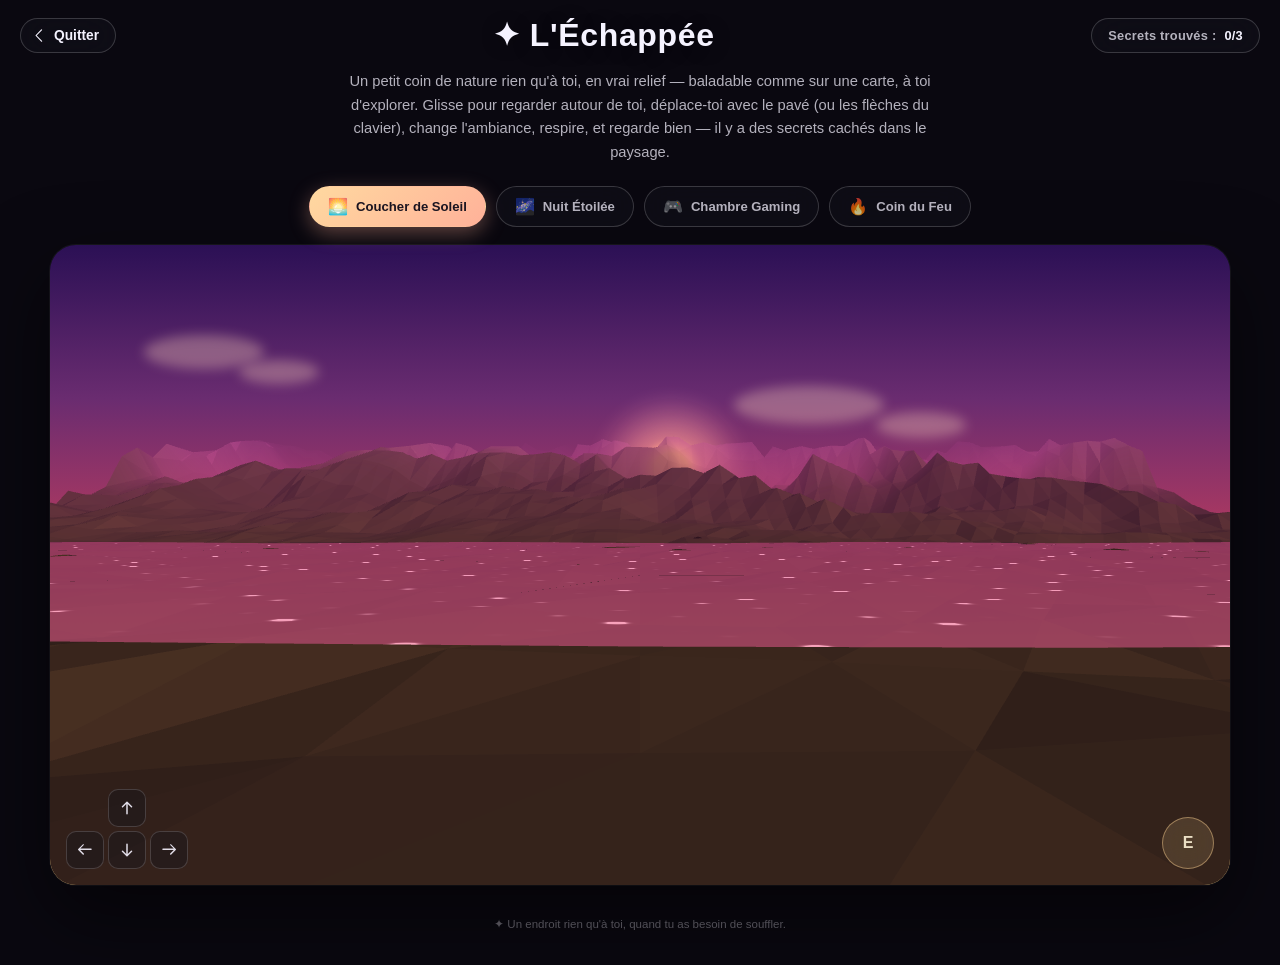
<file: sanctuary.html>
<!DOCTYPE html>
<html lang="fr">
<head>
<meta charset="UTF-8">
<meta name="viewport" content="width=device-width, initial-scale=1.0">
<title>L'Échappée</title>
<style>
:root{
  --glass-bg: rgba(20, 22, 30, 0.45);
  --glass-border: rgba(255,255,255,0.18);
  --glass-blur: 18px;
  --text: #f5f3ff;
  --text-dim: rgba(245,243,255,0.72);
  --accent: #9fd6ea;
  --radius: 18px;
}
*{ box-sizing:border-box; }
html,body{
  margin:0; padding:0; width:100%; min-height:100%;
  background:#0a0810; color:var(--text);
  font-family:"Segoe UI","Helvetica Neue",Helvetica,Arial,sans-serif;
  overflow-x:hidden;
  -webkit-font-smoothing:antialiased;
}
button{ font-family:inherit; }
h1,h2,p{ margin:0; }

/* ================= TOPBAR ================= */
.topbar{
  position:relative; z-index:50;
  display:flex; align-items:center; justify-content:space-between; gap:14px;
  padding:16px 20px;
  flex-wrap:wrap;
}
.back-link{
  display:inline-flex; align-items:center; gap:8px;
  color:var(--text); text-decoration:none; font-size:0.86rem; font-weight:600;
  background:var(--glass-bg); border:1px solid var(--glass-border);
  -webkit-backdrop-filter:blur(var(--glass-blur)); backdrop-filter:blur(var(--glass-blur));
  padding:9px 16px 9px 12px; border-radius:24px;
  transition:background .2s, transform .2s;
}
.back-link:hover, .back-link:focus-visible{ background:rgba(255,255,255,0.14); transform:translateX(-2px); }
.back-link svg{ width:13px; height:13px; fill:currentColor; }

.page-title{
  font-size:clamp(1.4rem, 3.6vw, 2rem);
  font-weight:700;
  letter-spacing:0.02em;
  text-shadow: 0 2px 18px rgba(0,0,0,0.4);
  order:3; width:100%; text-align:center;
}
@media (min-width:760px){
  .page-title{ order:0; width:auto; }
}

.secrets-counter{
  display:inline-flex; align-items:center; gap:8px;
  font-size:0.8rem; font-weight:600; letter-spacing:0.02em;
  background:var(--glass-bg); border:1px solid var(--glass-border);
  -webkit-backdrop-filter:blur(var(--glass-blur)); backdrop-filter:blur(var(--glass-blur));
  padding:9px 16px; border-radius:24px;
  color:var(--text-dim);
  transition:box-shadow .3s, color .3s;
}
.secrets-counter.is-complete{
  color:#fff59d; box-shadow:0 0 0 1px rgba(255,245,157,0.5), 0 0 22px rgba(255,245,157,0.35);
}
.secrets-counter .n{ color:var(--text); font-variant-numeric:tabular-nums; }

/* ================= AMBIANCE BAR ================= */
.ambiance-bar{
  position:relative; z-index:50;
  display:flex; gap:10px; justify-content:center; flex-wrap:wrap;
  padding:0 20px 18px;
}
.amb-btn{
  display:inline-flex; align-items:center; gap:8px;
  background:var(--glass-bg); border:1px solid var(--glass-border);
  -webkit-backdrop-filter:blur(var(--glass-blur)); backdrop-filter:blur(var(--glass-blur));
  color:var(--text-dim); font-size:0.82rem; font-weight:600;
  padding:10px 18px; border-radius:24px; cursor:pointer;
  transition:background .25s, color .25s, transform .2s, box-shadow .25s;
}
.amb-btn:hover{ color:var(--text); transform:translateY(-2px); }
.amb-btn.is-active{
  color:#1a1420; background:linear-gradient(135deg,#ffd9a0,#ffb199);
  border-color:transparent; box-shadow:0 6px 20px rgba(255,177,153,0.35);
}
.amb-btn .emoji{ font-size:1rem; }

/* ================= STAGE ================= */
.stage-wrap{ padding:0 16px 22px; position:relative; z-index:10; }
.stage{
  position:relative;
  width:100%; max-width:1180px; margin:0 auto;
  height:min(74vh, 640px); min-height:420px;
  border-radius:26px; overflow:hidden;
  box-shadow:0 30px 80px rgba(0,0,0,0.55), 0 0 0 1px rgba(255,255,255,0.06);
  cursor:default;
  isolation:isolate;
  background:#0a0813;
}

/* -------- sky crossfade layers (z:0) -------- */
.sky-layer{
  position:absolute; inset:0; opacity:0; z-index:0;
  transition:opacity 1.3s ease;
  pointer-events:none;
}
.sky-layer.sunset{ background:linear-gradient(180deg,#2b1055 0%,#6a2c70 24%,#b83b5e 48%,#f08a5d 72%,#fbdd8e 100%); }
.sky-layer.night{ background:linear-gradient(180deg,#040611 0%,#0a0f28 38%,#111a3d 68%,#1a2450 100%); }
.sky-layer.day{ background:linear-gradient(180deg,#5fb8ff 0%,#8ed2ff 42%,#c9ecff 78%,#eef9ff 100%); }
.stage[data-scene="sunset"] .sky-layer.sunset,
.stage[data-scene="night"] .sky-layer.night{ opacity:1; }

/* ================= CHAMBRE GAMING (masque le décor extérieur) ================= */
.stage[data-scene="room"] .sky-layer,
.stage[data-scene="room"] .stars-field,
.stage[data-scene="room"] .clouds-layer,
.stage[data-scene="room"] .secret-spot,
.stage[data-scene="room"] .celestial-widget{ opacity:0 !important; pointer-events:none !important; }

/* -------- stars (z:1) -------- */
.stars-field{
  position:absolute; inset:0 0 40% 0; opacity:0; transition:opacity 1.1s ease; pointer-events:none; z-index:1;
}
.stage[data-scene="night"] .stars-field{ opacity:1; }
.star-dot{
  position:absolute; width:2px; height:2px; border-radius:50%; background:#fff;
  animation:starTwinkle 3.2s ease-in-out infinite;
}
@keyframes starTwinkle{ 0%,100%{ opacity:0.25; transform:scale(1); } 50%{ opacity:1; transform:scale(1.6); } }

/* -------- clouds (z:2) -------- */
.clouds-layer{ position:absolute; inset:0; pointer-events:none; transition:opacity 1.2s ease; z-index:2; }
.cloud{
  position:absolute; border-radius:50%; filter:blur(6px);
  background:rgba(255,255,255,0.75);
}
.stage[data-scene="sunset"] .clouds-layer{ opacity:0.55; }
.stage[data-scene="night"] .clouds-layer{ opacity:0; }
.stage[data-scene="sunset"] .cloud{ background:rgba(255,214,189,0.6); }

/* -------- WebGL 3D terrain + lake (z:3) -------- */
#webglCanvas{ position:absolute; inset:0; z-index:3; display:block; width:100%; height:100%; }

/* -------- particle trail (z:5) -------- */
.particle-canvas{ position:absolute; inset:0; z-index:5; pointer-events:none; }

/* ================= ROOM SCENE : COIN DU FEU (z:2) ================= */
.stage[data-scene="fire"] .sky-layer,
.stage[data-scene="fire"] .stars-field,
.stage[data-scene="fire"] .clouds-layer,
.stage[data-scene="fire"] #webglCanvas,
.stage[data-scene="fire"] .secret-spot,
.stage[data-scene="fire"] .celestial-widget{ opacity:0 !important; pointer-events:none !important; }

.room-scene{
  position:absolute; inset:0; z-index:2;
  opacity:0; pointer-events:none;
  transition:opacity .9s ease;
  overflow:hidden;
}
.stage[data-scene="fire"] .room-scene{ opacity:1; pointer-events:auto; }

.room-back{
  position:absolute; inset:0;
  background:
    radial-gradient(ellipse 60% 55% at 50% 46%, rgba(255,150,70,0.16) 0%, rgba(255,120,50,0) 68%),
    linear-gradient(180deg, #241408 0%, #1c0f07 42%, #170c06 70%, #0f0805 100%);
}
.room-back::before{
  /* planches de bois du mur, subtiles */
  content:""; position:absolute; inset:0;
  background:repeating-linear-gradient(90deg, rgba(0,0,0,0.16) 0 2px, transparent 2px 86px);
  opacity:0.5;
}
.room-floor{
  position:absolute; left:0; right:0; bottom:0; height:26%;
  background:
    linear-gradient(180deg, rgba(10,6,4,0) 0%, rgba(10,6,4,0.55) 100%),
    repeating-linear-gradient(90deg, #3b2413 0 2px, #2c1a0d 2px 96px);
  box-shadow: inset 0 18px 30px rgba(0,0,0,0.5);
}
.room-rug{
  position:absolute; left:50%; bottom:0; width:64%; max-width:480px; height:9%;
  transform:translateX(-50%);
  border-radius:50%;
  background:radial-gradient(ellipse at center, #7a2f2f 0%, #5c2226 55%, #431a1e 78%, rgba(67,26,30,0) 100%);
  box-shadow:0 0 0 3px rgba(220,180,120,0.18), 0 0 0 7px rgba(90,30,30,0.25);
  filter:blur(0.3px);
  z-index:2;
}

.chimney-breast{
  position:absolute; left:50%; bottom:0; top:0; width:46%; max-width:400px;
  transform:translateX(-50%);
  clip-path:polygon(14% 100%, 86% 100%, 78% 0%, 22% 0%);
  background:
    radial-gradient(circle at 20% 8%, rgba(255,255,255,0.05), transparent 12%),
    radial-gradient(circle at 70% 22%, rgba(0,0,0,0.25), transparent 14%),
    radial-gradient(circle at 35% 40%, rgba(0,0,0,0.2), transparent 10%),
    radial-gradient(circle at 80% 55%, rgba(255,255,255,0.04), transparent 10%),
    radial-gradient(circle at 25% 70%, rgba(0,0,0,0.22), transparent 12%),
    linear-gradient(180deg, #4b463f 0%, #3c3833 45%, #322e2a 100%);
  box-shadow:0 0 60px 20px rgba(0,0,0,0.35) inset;
}
.mantel{
  position:absolute; left:50%; top:52%; width:58%; max-width:300px; height:16px;
  transform:translateX(-50%);
  background:linear-gradient(180deg, #6b4327 0%, #4a2c17 100%);
  border-radius:3px;
  box-shadow:0 6px 14px rgba(0,0,0,0.5), 0 -1px 0 rgba(255,255,255,0.08) inset;
  z-index:3;
}
.mantel-frame{
  position:absolute; left:38%; top:32%; width:44px; height:56px;
  background:linear-gradient(160deg, #7a5230, #4d321c);
  border:3px solid #2c1c0f; border-radius:2px;
  box-shadow:0 8px 16px rgba(0,0,0,0.45);
  z-index:3;
}
.mantel-frame::after{
  content:""; position:absolute; inset:5px;
  background:radial-gradient(ellipse at 40% 30%, #d8c9a8, #a89268 70%);
  opacity:0.85;
}
.mantel-candle{
  position:absolute; left:60%; top:38%; width:10px; height:34px; z-index:3;
  background:linear-gradient(180deg, #efe6d2, #cbbfa0);
  border-radius:2px 2px 1px 1px;
  box-shadow:0 6px 10px rgba(0,0,0,0.4);
}
.mantel-candle::after{
  content:""; position:absolute; left:50%; top:-9px; width:6px; height:11px;
  transform:translateX(-50%);
  background:radial-gradient(ellipse at 50% 70%, #ffe9a0 0%, #ff9d3f 55%, rgba(255,157,63,0) 80%);
  border-radius:50% 50% 50% 50%/60% 60% 40% 40%;
  animation:candleFlicker 1.6s ease-in-out infinite;
}
@keyframes candleFlicker{ 0%,100%{ opacity:0.85; transform:translateX(-50%) scaleY(1); } 50%{ opacity:1; transform:translateX(-50%) scaleY(1.12) rotate(2deg); } }

.fireplace-opening{
  position:absolute; left:50%; bottom:0; width:42%; max-width:230px; height:34%;
  transform:translateX(-50%);
  border-radius:60px 60px 6px 6px / 90px 90px 6px 6px;
  background:radial-gradient(ellipse at 50% 90%, #1c0d06 0%, #0a0503 70%, #050302 100%);
  box-shadow:0 0 0 10px #241a12, 0 0 0 13px #171009, 0 -10px 40px 12px rgba(255,120,40,0.15) inset;
  overflow:hidden;
  z-index:2;
}
#fireCanvas{ position:absolute; inset:0; width:100%; height:100%; display:block; }

.embers-glow{
  position:absolute; left:50%; bottom:6%; width:70%; height:60%;
  transform:translateX(-50%);
  border-radius:50%;
  background:radial-gradient(ellipse at center, rgba(255,150,60,0.55) 0%, rgba(255,100,40,0.25) 45%, rgba(255,100,40,0) 75%);
  filter:blur(6px);
  animation:emberFlicker 2.6s ease-in-out infinite;
  pointer-events:none;
  z-index:1;
  mix-blend-mode:screen;
}
.embers-glow.is-out{ animation:none; opacity:0.08; background:radial-gradient(ellipse at center, rgba(255,140,80,0.25) 0%, rgba(255,100,40,0) 70%); }
@keyframes emberFlicker{ 0%,100%{ opacity:0.75; } 30%{ opacity:0.95; } 50%{ opacity:0.6; } 75%{ opacity:0.9; } }

.fire-hotspot{
  position:absolute; left:50%; bottom:2%; width:34%; max-width:190px; height:26%;
  transform:translateX(-50%);
  z-index:6; background:transparent; border:none; padding:0; cursor:pointer;
  -webkit-tap-highlight-color:transparent;
}
.fire-hotspot:focus-visible{ outline:2px solid var(--accent); outline-offset:4px; border-radius:40px; }

.wall-hotspot{
  position:absolute; left:50%; top:16%; width:15%; max-width:74px; height:13%; max-height:66px;
  transform:translateX(-50%);
  z-index:4; padding:0; cursor:default;
  border:1px dashed rgba(255,255,255,0);
  border-radius:8px;
  background:linear-gradient(160deg, rgba(255,255,255,0.02), rgba(0,0,0,0.1));
  transition:background .4s ease, box-shadow .4s ease, border-color .4s ease;
  -webkit-tap-highlight-color:transparent;
  outline:none;
}
.wall-hotspot:focus-visible{ outline:2px solid var(--accent); outline-offset:4px; }
.wall-hotspot.is-enabled{ cursor:pointer; }
.wall-hotspot.is-enabled:hover, .wall-hotspot.is-enabled:focus-visible{
  border-color:rgba(255,220,160,0.35);
  box-shadow:0 0 18px 4px rgba(255,190,110,0.2);
}
.wall-hotspot.is-open{
  background:radial-gradient(ellipse at center, rgba(255,214,150,0.85) 0%, rgba(255,180,110,0.4) 55%, rgba(255,180,110,0) 80%);
  box-shadow:0 0 30px 10px rgba(255,190,110,0.45);
  animation:passageGlow 3s ease-in-out infinite;
}
@keyframes passageGlow{ 0%,100%{ opacity:0.85; } 50%{ opacity:1; } }

.cozy-corner{ position:absolute; right:5%; bottom:6%; width:30%; max-width:170px; height:46%; z-index:3; }
.armchair{
  position:absolute; left:24%; bottom:0; width:76%; height:68%;
  background:linear-gradient(160deg, #5c3a52, #3d2536);
  border-radius:18px 18px 6px 6px;
  box-shadow:0 10px 24px rgba(0,0,0,0.45);
}
.armchair::before{
  content:""; position:absolute; left:-18%; top:18%; width:28%; height:68%;
  background:linear-gradient(160deg, #6a4560, #442a3d);
  border-radius:10px;
}
.blanket{
  position:absolute; left:8%; top:6%; width:86%; height:36%;
  background:repeating-linear-gradient(135deg, #cf8a4e 0 7px, #b96f3a 7px 14px);
  border-radius:8px;
  transform:rotate(-3deg);
  box-shadow:0 6px 14px rgba(0,0,0,0.3);
}
.side-table{ position:absolute; left:0; bottom:0; width:36%; height:42%; }
.side-table::before{
  content:""; position:absolute; left:36%; bottom:0; width:26%; height:64%;
  background:linear-gradient(180deg, #4a2f1c, #2f1d10);
}
.side-table::after{
  content:""; position:absolute; left:0; bottom:58%; width:100%; height:14%;
  background:linear-gradient(180deg, #6b4327, #4a2c17);
  border-radius:50%;
  box-shadow:0 4px 8px rgba(0,0,0,0.4);
}
.mug{
  position:absolute; left:30%; bottom:76%; width:26%; height:22%;
  background:linear-gradient(160deg, #e8e2d6, #b9ad98);
  border-radius:3px 3px 5px 5px;
  box-shadow:0 3px 6px rgba(0,0,0,0.35);
}
.mug::after{
  content:""; position:absolute; right:-32%; top:22%; width:32%; height:46%;
  border:2px solid #b9ad98; border-left:none; border-radius:0 6px 6px 0;
}
.steam{
  position:absolute; width:5px; height:12px; border-radius:50%;
  background:rgba(255,255,255,0.5); filter:blur(2px);
  animation:steamRise 2.8s ease-in infinite;
  opacity:0;
}
.mug .steam.s1{ left:20%; top:-58%; animation-delay:0s; }
.mug .steam.s2{ left:55%; top:-46%; animation-delay:1.1s; }
@keyframes steamRise{
  0%{ opacity:0; transform:translateY(0) scaleX(1); }
  25%{ opacity:0.5; }
  100%{ opacity:0; transform:translateY(-22px) scaleX(1.6); }
}

@media (max-width:640px){
  .cozy-corner{ display:none; }
  .fireplace-opening{ max-width:190px; }
  .chimney-breast{ max-width:320px; }
}

/* ================= SECRET SPOTS (z:8) ================= */
.secret-spot{
  position:absolute; top:0; left:0; z-index:8;
  width:34px; height:34px; margin:-17px 0 0 -17px;
  border:none; background:transparent; padding:0; cursor:pointer;
  display:flex; align-items:center; justify-content:center;
  -webkit-tap-highlight-color:transparent;
  opacity:0; pointer-events:none;
  transition:opacity .35s ease;
}
.secret-spot.is-visible-3d{ opacity:1; pointer-events:auto; }
.secret-spot:focus-visible{ outline:2px solid var(--accent); outline-offset:4px; border-radius:50%; }
.secret-spot .glyph{
  display:block; border-radius:50%;
  transition:transform .3s ease, filter .3s ease, opacity .3s ease;
}
.secret-spot:hover .glyph, .secret-spot:focus-visible .glyph{ transform:scale(1.5); }
.secret-spot.is-found{ cursor:default; }
.secret-spot.is-found .glyph{ animation:foundPulse 2.4s ease-in-out infinite; }
@keyframes foundPulse{ 0%,100%{ filter:brightness(1); } 50%{ filter:brightness(1.5); } }

.secret-star .glyph{
  width:5px; height:5px; background:#fff;
  box-shadow:0 0 6px 2px rgba(255,255,255,0.8);
  animation:secretTwinkle 2.6s ease-in-out infinite;
}
@keyframes secretTwinkle{ 0%,100%{ opacity:0.55; } 50%{ opacity:1; } }

.secret-light .glyph{
  width:6px; height:6px; background:#ffe9a8;
  box-shadow:0 0 10px 4px rgba(255,220,140,0.65);
  animation:secretGlow 3.4s ease-in-out infinite;
}
@keyframes secretGlow{ 0%,100%{ opacity:0.45; box-shadow:0 0 8px 3px rgba(255,220,140,0.5); } 50%{ opacity:0.95; box-shadow:0 0 16px 6px rgba(255,220,140,0.8); } }

.secret-shimmer .glyph{
  width:16px; height:5px; border-radius:50%;
  background:rgba(255,255,255,0.65);
  box-shadow:0 0 8px 2px rgba(255,255,255,0.5);
  animation:secretShimmer 2.1s ease-in-out infinite;
}
@keyframes secretShimmer{ 0%,100%{ opacity:0.4; transform:scaleX(0.8); } 50%{ opacity:0.9; transform:scaleX(1.15); } }

/* ================= NAVIGATION : PAVÉ DE DÉPLACEMENT (z:11) ================= */
.stage[data-scene="fire"] .dpad,
.stage[data-scene="fire"] .action-btn,
.stage[data-scene="fire"] .drag-hint{ opacity:0 !important; pointer-events:none !important; }

.dpad{
  position:absolute; left:16px; bottom:16px; z-index:11;
  display:grid; grid-template-columns:repeat(3, 38px); grid-template-rows:repeat(2, 38px);
  gap:4px;
  opacity:0.9; transition:opacity .3s ease;
}
.dpad-btn{
  display:flex; align-items:center; justify-content:center;
  background:var(--glass-bg); border:1px solid var(--glass-border);
  -webkit-backdrop-filter:blur(var(--glass-blur)); backdrop-filter:blur(var(--glass-blur));
  border-radius:10px; color:var(--text); cursor:pointer;
  -webkit-tap-highlight-color:transparent; touch-action:none;
  transition:background .15s, transform .1s;
}
.dpad-btn svg{ width:16px; height:16px; fill:currentColor; }
.dpad-btn:hover, .dpad-btn.is-pressed{ background:rgba(255,255,255,0.28); transform:scale(0.94); }
.dpad-fwd{ grid-column:2; grid-row:1; }
.dpad-left{ grid-column:1; grid-row:2; }
.dpad-back{ grid-column:2; grid-row:2; }
.dpad-right{ grid-column:3; grid-row:2; }

.drag-hint{
  position:absolute; top:16px; left:50%; transform:translateX(-50%); z-index:11;
  background:var(--glass-bg); border:1px solid var(--glass-border);
  -webkit-backdrop-filter:blur(var(--glass-blur)); backdrop-filter:blur(var(--glass-blur));
  color:var(--text-dim); font-size:0.74rem; font-weight:600;
  padding:7px 14px; border-radius:16px;
  pointer-events:none;
  animation:hintFade 6s ease forwards;
}
@keyframes hintFade{ 0%{ opacity:1; } 70%{ opacity:1; } 100%{ opacity:0; } }

@media (max-width:640px){
  .dpad{ grid-template-columns:repeat(3, 34px); grid-template-rows:repeat(2, 34px); left:10px; bottom:10px; }
  .drag-hint{ font-size:0.68rem; padding:6px 11px; max-width:78%; text-align:center; }
}

.stage[data-scene="fire"] .interact-prompt{ opacity:0 !important; }
.interact-prompt{
  position:absolute; left:50%; bottom:78px; transform:translateX(-50%); z-index:12;
  background:rgba(255,214,150,0.16); border:1px solid rgba(255,214,150,0.4);
  -webkit-backdrop-filter:blur(var(--glass-blur)); backdrop-filter:blur(var(--glass-blur));
  color:#fff5d9; font-size:0.8rem; font-weight:700;
  padding:8px 16px; border-radius:16px;
  opacity:0; pointer-events:none;
  transition:opacity .25s ease;
  white-space:nowrap;
}
.interact-prompt.is-visible{ opacity:1; }
@media (max-width:640px){
  .interact-prompt{ bottom:64px; font-size:0.72rem; padding:7px 12px; white-space:normal; text-align:center; max-width:80%; }
}

.action-btn{
  position:absolute; right:16px; bottom:16px; z-index:11;
  width:52px; height:52px; border-radius:50%;
  display:flex; align-items:center; justify-content:center;
  background:rgba(255,214,150,0.16); border:1px solid rgba(255,214,150,0.5);
  -webkit-backdrop-filter:blur(var(--glass-blur)); backdrop-filter:blur(var(--glass-blur));
  color:#fff5d9; font-size:1rem; font-weight:800;
  cursor:pointer; -webkit-tap-highlight-color:transparent; touch-action:none;
  opacity:0.9; transition:background .15s, transform .1s;
}
.action-btn:hover, .action-btn.is-pressed{ background:rgba(255,214,150,0.32); transform:scale(0.94); }
@media (max-width:640px){
  .action-btn{ right:10px; bottom:10px; width:46px; height:46px; font-size:0.9rem; }
}

.dig-dust{
  position:absolute; z-index:15; width:5px; height:5px; border-radius:50%;
  background:#3a2814; pointer-events:none; left:0; top:0;
  animation:digDustFly .85s ease-out forwards;
}
@keyframes digDustFly{
  0%{ transform:translate(0,0); opacity:1; }
  100%{ transform:translate(var(--dx), var(--dy)); opacity:0; }
}

/* ================= CELESTIAL WIDGET (z:9) ================= */
.celestial-widget{
  position:absolute; z-index:9;
  top:42%; left:50%; transform:translate(-50%,-50%);
  display:flex; flex-direction:column; align-items:center; gap:14px;
  opacity:0; pointer-events:none;
  transition:opacity .8s ease;
}
.celestial-widget.is-visible{ opacity:1; pointer-events:auto; }

.cw-picker{
  display:flex; gap:10px;
  background:var(--glass-bg); border:1px solid var(--glass-border);
  -webkit-backdrop-filter:blur(var(--glass-blur)); backdrop-filter:blur(var(--glass-blur));
  padding:10px; border-radius:20px;
}
.cw-pick{
  display:flex; align-items:center; gap:8px;
  background:rgba(255,255,255,0.08); border:1px solid rgba(255,255,255,0.16);
  color:var(--text); font-size:0.85rem; font-weight:600;
  padding:10px 16px; border-radius:14px; cursor:pointer;
  transition:background .2s, transform .2s;
}
.cw-pick:hover{ background:rgba(255,255,255,0.2); transform:translateY(-2px); }

.cw-astre-wrap{ display:none; flex-direction:column; align-items:center; gap:16px; }
.cw-astre-wrap.is-active{ display:flex; }

.cw-astre-core{
  width:96px; height:96px; border-radius:50%;
  transition:transform 4s cubic-bezier(.45,0,.55,1), box-shadow 4s cubic-bezier(.45,0,.55,1);
  transform:scale(1);
}
.cw-astre-core.astre-sun{
  background:radial-gradient(circle at 40% 35%, #fff7d6 0%, #ffd77a 40%, #ff9d5c 78%, rgba(255,157,92,0) 100%);
  box-shadow:0 0 40px 14px rgba(255,180,110,0.5);
}
.cw-astre-core.astre-moon{
  background:radial-gradient(circle at 38% 34%, #ffffff 0%, #dbe7ff 45%, #9fb3e0 82%, rgba(159,179,224,0) 100%);
  box-shadow:0 0 34px 12px rgba(190,210,255,0.45);
}
.cw-astre-core.is-expand{ transform:scale(1.45); }
.cw-astre-core.astre-sun.is-expand{ box-shadow:0 0 70px 26px rgba(255,180,110,0.75); }
.cw-astre-core.astre-moon.is-expand{ box-shadow:0 0 60px 22px rgba(190,210,255,0.7); }

.cw-breath-label{
  font-size:1rem; font-weight:600; letter-spacing:0.06em; text-transform:uppercase;
  color:var(--text); text-shadow:0 2px 14px rgba(0,0,0,0.5);
  min-height:1.4em;
}
.cw-stop{
  background:var(--glass-bg); border:1px solid var(--glass-border);
  -webkit-backdrop-filter:blur(var(--glass-blur)); backdrop-filter:blur(var(--glass-blur));
  color:var(--text-dim); font-size:0.76rem; font-weight:600;
  padding:7px 16px; border-radius:16px; cursor:pointer;
}
.cw-stop:hover{ color:var(--text); }

/* ================= UNLOCK BANNER ================= */
.unlock-banner{
  position:relative; z-index:20; max-width:720px; margin:-6px auto 20px; padding:0 20px;
  text-align:center;
}
.unlock-banner-inner{
  background:linear-gradient(135deg, rgba(255,217,160,0.22), rgba(255,177,153,0.18));
  border:1px solid rgba(255,217,160,0.4);
  -webkit-backdrop-filter:blur(var(--glass-blur)); backdrop-filter:blur(var(--glass-blur));
  border-radius:var(--radius); padding:16px 22px;
  font-size:0.92rem; font-weight:600; color:#fff5d9;
  box-shadow:0 10px 30px rgba(255,177,153,0.18);
  animation:bannerIn .6s ease;
}
@keyframes bannerIn{ from{ opacity:0; transform:translateY(-10px) scale(0.97); } to{ opacity:1; transform:translateY(0) scale(1); } }

/* ================= INTRO TEXT ================= */
.intro-text{
  max-width:640px; margin:0 auto 22px; padding:0 20px;
  text-align:center; color:var(--text-dim); font-size:0.92rem; line-height:1.6;
}

/* ================= CHAMBRE GAMING : contrôles masqués pendant l'écran du PC ================= */
.stage.pc-active .dpad,
.stage.pc-active .action-btn,
.stage.pc-active .interact-prompt,
.stage.pc-active .drag-hint{ opacity:0 !important; pointer-events:none !important; }

/* ================= ÉCRAN DU PC (overlay 2D par-dessus la scène 3D) ================= */
.pc-overlay{
  position:absolute; inset:0; z-index:40;
  opacity:0; pointer-events:none;
  transition:opacity .45s ease;
  overflow:hidden;
  cursor:default;
}
.pc-overlay.is-open{ opacity:1; pointer-events:auto; }

.pc-wallpaper{
  position:absolute; inset:0;
  background:#fde3c2;
}
.pc-wallpaper svg{ position:absolute; inset:0; width:100%; height:100%; display:block; }

.pc-desktop-icons{
  position:absolute; left:18px; top:18px; z-index:2;
  display:flex; flex-direction:column; flex-wrap:wrap; gap:4px;
  max-height:calc(100% - 110px);
  align-content:flex-start;
}
.pc-icon-grid-sub{
  display:flex; flex-wrap:wrap; gap:6px; min-width:220px; max-width:360px;
}
.pc-icon{
  width:78px; display:flex; flex-direction:column; align-items:center; gap:3px;
  padding:8px 4px 6px; border-radius:10px; cursor:pointer;
  -webkit-tap-highlight-color:transparent; touch-action:none; user-select:none;
  transition:background .15s;
}
.pc-icon:hover{ background:rgba(255,255,255,0.08); }
.pc-icon.pc-icon-dragging-source{ opacity:0.25; }
.pc-icon-glyph{ font-size:1.7rem; filter:drop-shadow(0 3px 6px rgba(0,0,0,0.4)); }
.pc-icon-label{
  font-size:0.66rem; text-align:center; color:#f2f0ff; line-height:1.25;
  text-shadow:0 1px 3px rgba(0,0,0,0.7);
  word-break:break-word;
}
.pc-drag-ghost{
  position:fixed; z-index:200; width:78px; pointer-events:none;
  display:flex; flex-direction:column; align-items:center; gap:3px;
  padding:8px 4px 6px; opacity:0.92; transform:scale(1.06) rotate(-2deg);
  filter:drop-shadow(0 8px 16px rgba(0,0,0,0.5));
}
.pc-drag-ghost .pc-icon-label{ font-size:0.66rem; text-align:center; color:#f2f0ff; text-shadow:0 1px 3px rgba(0,0,0,0.7); }
.pc-drag-ghost .pc-icon-glyph{ font-size:1.7rem; }

.pc-trash{
  position:absolute; right:20px; bottom:20px; z-index:5;
  width:76px; display:flex; flex-direction:column; align-items:center; gap:3px;
  padding:10px 6px; border-radius:14px; cursor:pointer;
  background:rgba(255,255,255,0.05); border:1px solid rgba(255,255,255,0.12);
  -webkit-backdrop-filter:blur(10px); backdrop-filter:blur(10px);
  transition:background .18s, transform .18s, border-color .18s;
}
.pc-trash .pc-icon-glyph{ font-size:1.9rem; }
.pc-trash .pc-icon-label{ font-size:0.66rem; color:#f2f0ff; }
.pc-trash.is-drop-target{ background:rgba(159,214,234,0.22); border-color:rgba(159,214,234,0.6); transform:scale(1.08); }
.pc-trash-badge{
  position:absolute; top:2px; right:10px;
  min-width:16px; height:16px; padding:0 4px; border-radius:9px;
  background:#ff8a65; color:#1a1420; font-size:0.62rem; font-weight:800;
  display:flex; align-items:center; justify-content:center;
}

.pc-back-btn{
  position:absolute; left:18px; bottom:18px; z-index:5;
  display:inline-flex; align-items:center; gap:6px;
  background:rgba(255,255,255,0.08); border:1px solid rgba(255,255,255,0.16);
  -webkit-backdrop-filter:blur(10px); backdrop-filter:blur(10px);
  color:#f2f0ff; font-size:0.76rem; font-weight:700;
  padding:9px 15px; border-radius:20px; cursor:pointer;
  transition:background .18s;
}
.pc-back-btn:hover{ background:rgba(255,255,255,0.16); }

.pc-window{
  position:absolute; width:min(320px, 78vw); max-height:min(360px, 70vh);
  background:rgba(28,25,42,0.92); border:1px solid rgba(255,255,255,0.14);
  -webkit-backdrop-filter:blur(14px); backdrop-filter:blur(14px);
  border-radius:12px; box-shadow:0 20px 50px rgba(0,0,0,0.5);
  display:flex; flex-direction:column; overflow:hidden;
  animation:pcWinOpen .22s ease;
}
@keyframes pcWinOpen{ from{ opacity:0; transform:scale(0.94) translateY(6px); } to{ opacity:1; transform:scale(1) translateY(0); } }
.pc-window-titlebar{
  display:flex; align-items:center; justify-content:space-between; gap:8px;
  padding:9px 12px; background:rgba(255,255,255,0.06);
  cursor:grab; touch-action:none;
}
.pc-window-title{ font-size:0.78rem; font-weight:700; color:#f2f0ff; white-space:nowrap; overflow:hidden; text-overflow:ellipsis; }
.pc-window-close{
  width:22px; height:22px; border-radius:50%; flex:none;
  background:rgba(255,255,255,0.12); border:none; color:#f2f0ff; cursor:pointer;
  font-size:0.72rem; display:flex; align-items:center; justify-content:center;
}
.pc-window-close:hover{ background:rgba(255,120,120,0.5); }
.pc-window-body{
  padding:14px 14px 16px; overflow-y:auto;
  font-size:0.8rem; line-height:1.55; color:var(--text-dim);
}
.pc-window-body p{ margin:0 0 8px; }
.pc-window-body p:last-child{ margin-bottom:0; }
.pc-fake-track{ padding:6px 0; border-bottom:1px dashed rgba(255,255,255,0.1); }
.pc-fake-track:last-child{ border-bottom:none; }
.pc-fake-photo{
  width:100%; aspect-ratio:4/3; border-radius:8px; margin-bottom:8px;
  background:linear-gradient(135deg,#ffb199,#9fd6ea 60%,#ffe29a);
  display:flex; align-items:flex-end; justify-content:center; padding:8px;
  font-size:0.7rem; color:rgba(20,15,10,0.55); font-weight:700; text-align:center;
}

.pc-trash-window-body{ display:flex; flex-direction:column; gap:6px; }
.pc-trash-item{ font-size:0.78rem; padding:4px 0; }
.pc-trash-empty{ color:var(--text-dim); font-style:italic; }
.pc-empty-btn{
  margin-top:8px; align-self:flex-start;
  background:linear-gradient(135deg,#ffd9a0,#ffb199); border:none; color:#1a1420;
  font-size:0.78rem; font-weight:700; padding:9px 16px; border-radius:16px; cursor:pointer;
}
.pc-empty-btn:hover{ filter:brightness(1.06); }
.pc-trash-progress{ font-size:0.7rem; color:var(--text-dim); margin-top:2px; }

.pc-toast{
  position:absolute; left:50%; top:16px; transform:translateX(-50%) translateY(-8px);
  z-index:60; background:rgba(255,214,150,0.16); border:1px solid rgba(255,214,150,0.4);
  -webkit-backdrop-filter:blur(10px); backdrop-filter:blur(10px);
  color:#fff5d9; font-size:0.76rem; font-weight:600;
  padding:8px 16px; border-radius:16px; max-width:82%; text-align:center;
  opacity:0; transition:opacity .25s ease, transform .25s ease;
  pointer-events:none;
}
.pc-toast.is-visible{ opacity:1; transform:translateX(-50%) translateY(0); }

.pc-success-flash{
  position:absolute; inset:0; z-index:70; pointer-events:none;
  background:radial-gradient(circle at 50% 45%, rgba(255,240,200,0.9) 0%, rgba(255,214,150,0.35) 40%, rgba(255,214,150,0) 72%);
  animation:pcSuccessFlash 1.8s ease forwards;
}
@keyframes pcSuccessFlash{ 0%{ opacity:0; } 18%{ opacity:1; } 100%{ opacity:0; } }

@media (max-width:640px){
  .pc-window{ width:min(280px, 84vw); }
  .pc-icon{ width:68px; }
  .pc-icon-glyph{ font-size:1.5rem; }
}

/* ================= MODAL ================= */
.modal-overlay{
  position:fixed; inset:0; z-index:100;
  background:rgba(6,4,14,0.6);
  -webkit-backdrop-filter:blur(6px); backdrop-filter:blur(6px);
  display:flex; align-items:center; justify-content:center; padding:20px;
  opacity:0; pointer-events:none;
  transition:opacity .3s ease;
}
.modal-overlay.is-open{ opacity:1; pointer-events:auto; }
.modal-card{
  position:relative; width:100%; max-width:440px;
  background:var(--glass-bg); border:1px solid var(--glass-border);
  -webkit-backdrop-filter:blur(24px); backdrop-filter:blur(24px);
  border-radius:22px; padding:34px 28px 28px;
  text-align:center;
  box-shadow:0 30px 70px rgba(0,0,0,0.5);
  transform:translateY(16px) scale(0.96); transition:transform .35s ease;
}
.modal-overlay.is-open .modal-card{ transform:translateY(0) scale(1); }
.modal-card.is-unfold{
  transform-origin:top center;
  transform:scaleY(0.06) translateY(0); opacity:0.4;
  transition:none;
}
.modal-overlay.is-open .modal-card.is-unfold{
  animation:paperUnfold .7s cubic-bezier(.25,.85,.3,1.12) forwards;
}
@keyframes paperUnfold{
  0%{ transform:scaleY(0.06) translateY(0); opacity:0.4; }
  55%{ transform:scaleY(1.05) translateY(0); opacity:1; }
  100%{ transform:scaleY(1) translateY(0); opacity:1; }
}
.modal-icon{ font-size:2.2rem; margin-bottom:10px; }
.modal-card h2{ font-size:1.2rem; margin-bottom:12px; }
.modal-card p.modal-text{ font-size:0.92rem; line-height:1.65; color:var(--text-dim); }
.modal-close{
  position:absolute; top:14px; right:14px;
  width:30px; height:30px; border-radius:50%;
  background:rgba(255,255,255,0.1); border:1px solid rgba(255,255,255,0.16);
  color:var(--text); cursor:pointer; font-size:0.9rem;
  display:flex; align-items:center; justify-content:center;
}
.modal-close:hover{ background:rgba(255,255,255,0.2); }

/* ================= FOOTER ================= */
.foot-note{
  text-align:center; color:rgba(245,243,255,0.4); font-size:0.72rem;
  padding:10px 20px 34px;
}
.webgl-fallback{
  position:absolute; inset:auto 0 0 0; z-index:4; text-align:center;
  font-size:0.72rem; color:rgba(255,255,255,0.5); padding:8px; pointer-events:none;
}

[hidden]{ display:none !important; }

/* ================= RESPONSIVE ================= */
@media (max-width:640px){
  .topbar{ padding:14px 14px 4px; }
  .stage{ height:min(80vh, 560px); min-height:380px; border-radius:18px; }
  .cw-astre-core{ width:76px; height:76px; }
  .modal-card{ padding:28px 20px 22px; }
}
@media (max-width:420px){
  .amb-btn{ padding:9px 13px; font-size:0.76rem; }
  .amb-btn .txt{ display:none; }
}

/* reduced motion */
@media (prefers-reduced-motion: reduce){
  .star-dot, .secret-spot .glyph{ animation-duration:0.01s !important; animation-iteration-count:1 !important; }
  .cw-astre-core{ transition-duration:1.2s !important; }
  .back-link, .amb-btn, .modal-card{ transition-duration:0.01s !important; }
  .modal-card.is-unfold{ animation-duration:0.01s !important; }
  .pc-window{ animation-duration:0.01s !important; }
  .pc-success-flash{ animation-duration:0.01s !important; }
}
</style>
</head>
<body>

<div class="topbar">
  <a class="back-link" href="index.html">
    <svg viewBox="0 0 16 16"><path d="M11.03.47a.75.75 0 0 1 0 1.06L4.56 8l6.47 6.47a.75.75 0 1 1-1.06 1.06L2.94 8 9.97.47a.75.75 0 0 1 1.06 0z"/></svg>
    Quitter
  </a>
  <h1 class="page-title">✦ L'Échappée</h1>
  <div class="secrets-counter" id="secretsCounter">Secrets trouvés : <span class="n"><span id="foundCount">0</span>/3</span></div>
</div>

<p class="intro-text">Un petit coin de nature rien qu'à toi, en vrai relief — baladable comme sur une carte, à toi d'explorer. Glisse pour regarder autour de toi, déplace-toi avec le pavé (ou les flèches du clavier), change l'ambiance, respire, et regarde bien — il y a des secrets cachés dans le paysage.</p>

<div class="ambiance-bar" role="group" aria-label="Choix de l'ambiance">
  <button class="amb-btn is-active" data-scene="sunset" type="button"><span class="emoji">🌅</span><span class="txt">Coucher de Soleil</span></button>
  <button class="amb-btn" data-scene="night" type="button"><span class="emoji">🌌</span><span class="txt">Nuit Étoilée</span></button>
  <button class="amb-btn" data-scene="room" type="button"><span class="emoji">🎮</span><span class="txt">Chambre Gaming</span></button>
  <button class="amb-btn" data-scene="fire" type="button"><span class="emoji">🔥</span><span class="txt">Coin du Feu</span></button>
</div>

<div class="stage-wrap">
  <div class="stage" id="stage" data-scene="sunset">

    <div class="sky-layer sunset"></div>
    <div class="sky-layer night"></div>
    <div class="sky-layer day"></div>

    <div class="stars-field" id="starsField" aria-hidden="true"></div>

    <div class="clouds-layer" id="cloudsLayer" aria-hidden="true">
      <div class="cloud" style="width:120px;height:34px;top:14%;left:8%;"></div>
      <div class="cloud" style="width:80px;height:24px;top:18%;left:16%;"></div>
      <div class="cloud" style="width:150px;height:38px;top:22%;left:58%;"></div>
      <div class="cloud" style="width:90px;height:26px;top:26%;left:70%;"></div>
    </div>

    <canvas id="webglCanvas" aria-hidden="true"></canvas>
    <canvas class="particle-canvas" id="particleCanvas" aria-hidden="true"></canvas>

    <button class="secret-spot secret-star" id="secretStar" data-secret="star" aria-label="Un détail brille dans le ciel"></button>
    <button class="secret-spot secret-light" id="secretLight" data-secret="light" aria-label="Une lueur discrète sur la montagne"></button>
    <button class="secret-spot secret-shimmer" id="secretShimmer" data-secret="shimmer" aria-label="Un reflet sur l'eau"></button>

    <div class="celestial-widget" id="celestialWidget">
      <div class="cw-picker" id="cwPicker">
        <button class="cw-pick" data-astre="sun" type="button">☀️ Soleil</button>
        <button class="cw-pick" data-astre="moon" type="button">🌙 Lune</button>
      </div>
      <div class="cw-astre-wrap" id="cwAstreWrap">
        <div class="cw-astre-core" id="cwAstreCore"></div>
        <p class="cw-breath-label" id="cwBreathLabel">Inspire...</p>
        <button class="cw-stop" id="cwStop" type="button">← Choisir un autre astre</button>
      </div>
    </div>

    <div class="room-scene" id="roomScene" aria-hidden="true">
      <div class="room-back"></div>
      <div class="room-floor"></div>
      <div class="chimney-breast"></div>
      <div class="mantel"></div>
      <div class="mantel-frame"></div>
      <div class="mantel-candle"></div>
      <div class="fireplace-opening">
        <canvas id="fireCanvas"></canvas>
      </div>
      <div class="embers-glow" id="embersGlow"></div>
      <div class="room-rug"></div>
      <button class="fire-hotspot" id="fireHotspot" aria-label="Le feu crépite doucement dans l'âtre"></button>
      <button class="wall-hotspot" id="wallHotspot" aria-label="Un pan de mur discret, juste au-dessus du feu"></button>
      <div class="cozy-corner">
        <div class="side-table">
          <div class="mug"><div class="steam s1"></div><div class="steam s2"></div></div>
        </div>
        <div class="armchair">
          <div class="blanket"></div>
        </div>
      </div>
    </div>

    <p class="drag-hint" id="dragHint">Glisse pour regarder autour de toi · déplace-toi avec le pavé</p>
    <p class="interact-prompt" id="interactPrompt"></p>
    <button class="action-btn" id="actionBtn" type="button" aria-label="Interagir">E</button>
    <div class="dpad" role="group" aria-label="Se déplacer">
      <button class="dpad-btn dpad-fwd" type="button" data-axis="fwd" data-val="1" aria-label="Avancer">
        <svg viewBox="0 0 16 16"><path d="M8 1.5a.75.75 0 0 1 .75.75v9.69l3.22-3.22a.75.75 0 1 1 1.06 1.06l-4.5 4.5a.75.75 0 0 1-1.06 0l-4.5-4.5a.75.75 0 1 1 1.06-1.06l3.22 3.22V2.25A.75.75 0 0 1 8 1.5z" transform="rotate(180 8 8)"/></svg>
      </button>
      <button class="dpad-btn dpad-left" type="button" data-axis="strafe" data-val="-1" aria-label="Aller à gauche">
        <svg viewBox="0 0 16 16"><path d="M6.78 1.97a.75.75 0 0 1 0 1.06L3.31 6.5H14a.75.75 0 0 1 0 1.5H3.31l3.47 3.47a.75.75 0 1 1-1.06 1.06l-4.5-4.5a.75.75 0 0 1 0-1.06l4.5-4.5a.75.75 0 0 1 1.06 0z"/></svg>
      </button>
      <button class="dpad-btn dpad-back" type="button" data-axis="fwd" data-val="-1" aria-label="Reculer">
        <svg viewBox="0 0 16 16"><path d="M8 1.5a.75.75 0 0 1 .75.75v9.69l3.22-3.22a.75.75 0 1 1 1.06 1.06l-4.5 4.5a.75.75 0 0 1-1.06 0l-4.5-4.5a.75.75 0 1 1 1.06-1.06l3.22 3.22V2.25A.75.75 0 0 1 8 1.5z"/></svg>
      </button>
      <button class="dpad-btn dpad-right" type="button" data-axis="strafe" data-val="1" aria-label="Aller à droite">
        <svg viewBox="0 0 16 16"><path d="M9.22 1.97a.75.75 0 0 0 0 1.06l3.47 3.47H2a.75.75 0 0 0 0 1.5h10.69l-3.47 3.47a.75.75 0 1 0 1.06 1.06l4.5-4.5a.75.75 0 0 0 0-1.06l-4.5-4.5a.75.75 0 0 0-1.06 0z"/></svg>
      </button>
    </div>

    <div class="pc-overlay" id="pcOverlay" hidden aria-hidden="true">
      <div class="pc-wallpaper" id="pcWallpaper">
        <svg viewBox="0 0 400 260" xmlns="http://www.w3.org/2000/svg" aria-hidden="true">
          <defs>
            <linearGradient id="pcSkyGrad" x1="0" y1="0" x2="0" y2="1">
              <stop offset="0%" stop-color="#fff2da"/>
              <stop offset="100%" stop-color="#fde3c2"/>
            </linearGradient>
          </defs>
          <rect x="0" y="0" width="400" height="260" rx="14" fill="url(#pcSkyGrad)"/>
          <circle cx="352" cy="42" r="21" fill="#ffd166" stroke="#e8a93a" stroke-width="3"/>
          <g stroke="#e8a93a" stroke-width="3" stroke-linecap="round">
            <line x1="352" y1="9" x2="352" y2="1"/>
            <line x1="352" y1="83" x2="352" y2="75"/>
            <line x1="319" y1="42" x2="311" y2="42"/>
            <line x1="393" y1="42" x2="385" y2="42"/>
          </g>
          <path d="M18 222 Q200 206 382 222 L382 260 L18 260 Z" fill="#a9d189"/>
          <path d="M18 222 Q200 206 382 222" stroke="#7fb35f" stroke-width="4" fill="none" stroke-linecap="round"/>
          <g>
            <circle cx="46" cy="234" r="4.5" fill="#f2a6c4"/>
            <circle cx="130" cy="240" r="4" fill="#ffd166"/>
            <circle cx="300" cy="238" r="4.5" fill="#f2a6c4"/>
            <circle cx="356" cy="243" r="4" fill="#a3d1e8"/>
          </g>

          <text x="200" y="34" text-anchor="middle" font-family="'Comic Sans MS','Segoe UI',sans-serif" font-size="22" font-weight="700" fill="#d4638a" transform="rotate(-1.5 200 34)">Notre Famille</text>

          <!-- figure 1 : grande sœur, robe lavande -->
          <path d="M75 141 L105 141 L116 196 L64 196 Z" fill="#9b7dc4"/>
          <path d="M75 141 L105 141 L116 196 L64 196 Z" fill="none" stroke="#7a5c99" stroke-width="2.5"/>
          <g stroke="#7a5c99" stroke-width="4.5" stroke-linecap="round" fill="none">
            <line x1="90" y1="150" x2="65" y2="172"/>
            <line x1="90" y1="150" x2="129" y2="149"/>
            <line x1="72" y1="196" x2="66" y2="221"/>
            <line x1="108" y1="196" x2="114" y2="221"/>
          </g>
          <ellipse cx="65" cy="223" rx="7" ry="3.5" fill="#4a3a5c"/>
          <ellipse cx="115" cy="223" rx="7" ry="3.5" fill="#4a3a5c"/>
          <circle cx="90" cy="119" r="20" fill="#ffe3c2" stroke="#c9915a" stroke-width="2"/>
          <path d="M70 112 Q90 92 110 112 Q112 100 90 96 Q68 100 70 112 Z" fill="#6b4226"/>

          <!-- figure 2 : elle, robe rose -->
          <path d="M147 158 L173 158 L182 199 L138 199 Z" fill="#e785a7"/>
          <path d="M147 158 L173 158 L182 199 L138 199 Z" fill="none" stroke="#c85b83" stroke-width="2.5"/>
          <g stroke="#c85b83" stroke-width="4" stroke-linecap="round" fill="none">
            <line x1="160" y1="167" x2="130" y2="149"/>
            <line x1="160" y1="167" x2="190" y2="163"/>
            <line x1="146" y1="199" x2="141" y2="222"/>
            <line x1="174" y1="199" x2="179" y2="222"/>
          </g>
          <ellipse cx="141" cy="224" rx="6.5" ry="3.2" fill="#7a3550"/>
          <ellipse cx="179" cy="224" rx="6.5" ry="3.2" fill="#7a3550"/>
          <circle cx="160" cy="139" r="17" fill="#ffe3c2" stroke="#c9915a" stroke-width="2"/>
          <path d="M143 135 Q160 116 177 135 Q178 148 172 152 Q176 138 160 130 Q144 138 148 152 Q142 148 143 135 Z" fill="#3d2a1e"/>

          <!-- figure 3 : petit frère, tee-shirt turquoise -->
          <rect x="212" y="150" width="26" height="30" rx="4" fill="#5cb2c4"/>
          <rect x="212" y="150" width="26" height="30" rx="4" fill="none" stroke="#3f8a9a" stroke-width="2.2"/>
          <rect x="215" y="180" width="20" height="18" fill="#3a4a68"/>
          <g stroke="#3f8a9a" stroke-width="4" stroke-linecap="round" fill="none">
            <line x1="225" y1="160" x2="190" y2="163"/>
            <line x1="225" y1="160" x2="257" y2="154"/>
          </g>
          <g stroke="#2f3c56" stroke-width="4.5" stroke-linecap="round" fill="none">
            <line x1="218" y1="198" x2="209" y2="220"/>
            <line x1="232" y1="198" x2="241" y2="220"/>
          </g>
          <ellipse cx="208" cy="222" rx="6.5" ry="3.2" fill="#22283a"/>
          <ellipse cx="242" cy="222" rx="6.5" ry="3.2" fill="#22283a"/>
          <circle cx="225" cy="129" r="18" fill="#ffe3c2" stroke="#c9915a" stroke-width="2"/>
          <path d="M207 128 Q225 106 243 128 Q240 116 225 113 Q210 116 207 128 Z" fill="#8a5a2e"/>

          <!-- figure 4 : grand frère, tee-shirt jaune -->
          <rect x="271" y="137" width="28" height="33" rx="4" fill="#f2b545"/>
          <rect x="271" y="137" width="28" height="33" rx="4" fill="none" stroke="#d99420" stroke-width="2.2"/>
          <rect x="274" y="170" width="22" height="20" fill="#5a4a34"/>
          <g stroke="#d99420" stroke-width="4" stroke-linecap="round" fill="none">
            <line x1="285" y1="148" x2="257" y2="154"/>
            <line x1="285" y1="148" x2="311" y2="174"/>
          </g>
          <g stroke="#453824" stroke-width="4.5" stroke-linecap="round" fill="none">
            <line x1="278" y1="190" x2="269" y2="219"/>
            <line x1="292" y1="190" x2="301" y2="219"/>
          </g>
          <ellipse cx="268" cy="221" rx="6.5" ry="3.2" fill="#2e2418"/>
          <ellipse cx="302" cy="221" rx="6.5" ry="3.2" fill="#2e2418"/>
          <circle cx="285" cy="114" r="20" fill="#ffe3c2" stroke="#c9915a" stroke-width="2"/>
          <path d="M266 111 Q285 88 304 111 Q302 98 285 95 Q268 98 266 111 Z" fill="#2b2018"/>

          <!-- visages -->
          <g stroke="#5a3d2b" stroke-width="2.4" stroke-linecap="round" fill="none">
            <path d="M82 121 q8 7 16 0"/>
            <path d="M153 141 q7 6 14 0"/>
            <path d="M218 131 q7 6 14 0"/>
            <path d="M277 116 q8 7 16 0"/>
          </g>
          <g fill="#4a3527">
            <circle cx="83" cy="113" r="1.6"/><circle cx="97" cy="113" r="1.6"/>
            <circle cx="154" cy="134" r="1.4"/><circle cx="166" cy="134" r="1.4"/>
            <circle cx="219" cy="123" r="1.5"/><circle cx="231" cy="123" r="1.5"/>
            <circle cx="278" cy="108" r="1.6"/><circle cx="292" cy="108" r="1.6"/>
          </g>

          <!-- petits cœurs flottants -->
          <g fill="#e8607f">
            <path d="M120 66 c-3-6-12-6-12 1 c0 6 12 14 12 14 s12-8 12-14 c0-7-9-7-12-1z"/>
            <path d="M244 52 c-2.5-5-10-5-10 0.8 c0 5 10 11.5 10 11.5 s10-6.5 10-11.5 c0-5.8-7.5-5.8-10-0.8z"/>
            <path d="M182 60 c-2-4-8-4-8 0.6 c0 4 8 9.4 8 9.4 s8-5.4 8-9.4 c0-4.6-6-4.6-8-0.6z"/>
          </g>
        </svg>
      </div>
      <div class="pc-desktop-icons" id="pcDesktopIcons"></div>
      <div class="pc-trash" id="pcTrash">
        <span class="pc-icon-glyph">🗑️</span>
        <span class="pc-icon-label">Corbeille</span>
        <span class="pc-trash-badge" id="pcTrashBadge" hidden>0</span>
      </div>
      <div id="pcWindows"></div>
      <p class="pc-toast" id="pcToast"></p>
      <button class="pc-back-btn" id="pcBackBtn" type="button">← Retour à la chambre (Échap)</button>
    </div>
  </div>
</div>

<div class="unlock-banner" id="unlockBanner" hidden>
  <div class="unlock-banner-inner">
    🎉 Les 3 secrets sont trouvés. Le Widget Céleste est débloqué — choisis le Soleil ou la Lune, juste au-dessus du lac, et laisse-toi guider par la respiration.
  </div>
</div>

<p class="foot-note">✦ Un endroit rien qu'à toi, quand tu as besoin de souffler.</p>

<!-- MODAL -->
<div class="modal-overlay" id="modalOverlay" hidden>
  <div class="modal-card" role="dialog" aria-modal="true" aria-labelledby="modalTitle">
    <button class="modal-close" id="modalClose" type="button" aria-label="Fermer">✕</button>
    <p class="modal-icon" id="modalIcon">✦</p>
    <h2 id="modalTitle">Titre</h2>
    <p class="modal-text" id="modalText">Texte</p>
  </div>
</div>

<script>
(function(){
"use strict";

var reduceMotion = window.matchMedia && window.matchMedia('(prefers-reduced-motion: reduce)').matches;

/* ================= AMBIANCE SWITCH (CSS layers) ================= */
var stage = document.getElementById('stage');
var ambBtns = Array.prototype.slice.call(document.querySelectorAll('.amb-btn'));
var currentScene = 'sunset';
ambBtns.forEach(function(btn){
  btn.addEventListener('click', function(){
    var scene = btn.getAttribute('data-scene');
    stage.setAttribute('data-scene', scene);
    currentScene = scene;
    ambBtns.forEach(function(b){ b.classList.toggle('is-active', b === btn); });
    if (window.__sanctuary3D){
      window.__sanctuary3D.setScene(scene);
      window.__sanctuary3D.teleportForScene(scene);
    }
  });
});

/* ================= STARS FIELD (généré une fois) ================= */
(function buildStars(){
  var field = document.getElementById('starsField');
  var n = 55;
  for (var i = 0; i < n; i++){
    var s = document.createElement('span');
    s.className = 'star-dot';
    var top = Math.random() * 62;
    var left = Math.random() * 100;
    var size = 1 + Math.random() * 1.6;
    s.style.top = top + '%';
    s.style.left = left + '%';
    s.style.width = size + 'px';
    s.style.height = size + 'px';
    s.style.animationDelay = (Math.random() * 3.2).toFixed(2) + 's';
    s.style.animationDuration = (2.2 + Math.random() * 2.4).toFixed(2) + 's';
    field.appendChild(s);
  }
})();

/* ============================================================
   ================= 3D LANDSCAPE (raw WebGL) =================
   ============================================================ */
(function(){
  var canvas = document.getElementById('webglCanvas');
  var gl = canvas.getContext('webgl', { antialias:true, alpha:true, preserveDrawingBuffer:false, powerPreference:'high-performance' })
        || canvas.getContext('experimental-webgl', { antialias:true, alpha:true });

  if (!gl){
    var fb = document.createElement('div');
    fb.className = 'webgl-fallback';
    fb.textContent = "Le relief 3D n'a pas pu se charger sur cet appareil.";
    stage.appendChild(fb);
    return;
  }

  /* ---------- petite lib matrices (column-major, comme OpenGL) ---------- */
  function m4perspective(fovyRad, aspect, near, far){
    var f = 1 / Math.tan(fovyRad / 2);
    var nf = 1 / (near - far);
    var out = new Float32Array(16);
    out[0] = f / aspect; out[5] = f; out[10] = (far + near) * nf; out[11] = -1;
    out[14] = 2 * far * near * nf;
    return out;
  }
  function m4lookAt(eye, center, up){
    var zx = eye[0]-center[0], zy = eye[1]-center[1], zz = eye[2]-center[2];
    var zl = Math.hypot(zx,zy,zz) || 1; zx/=zl; zy/=zl; zz/=zl;
    var xx = up[1]*zz - up[2]*zy, xy = up[2]*zx - up[0]*zz, xz = up[0]*zy - up[1]*zx;
    var xl = Math.hypot(xx,xy,xz) || 1; xx/=xl; xy/=xl; xz/=xl;
    var yx = zy*xz - zz*xy, yy = zz*xx - zx*xz, yz = zx*xy - zy*xx;
    var out = new Float32Array(16);
    out[0]=xx; out[1]=yx; out[2]=zx; out[3]=0;
    out[4]=xy; out[5]=yy; out[6]=zy; out[7]=0;
    out[8]=xz; out[9]=yz; out[10]=zz; out[11]=0;
    out[12]=-(xx*eye[0]+xy*eye[1]+xz*eye[2]);
    out[13]=-(yx*eye[0]+yy*eye[1]+yz*eye[2]);
    out[14]=-(zx*eye[0]+zy*eye[1]+zz*eye[2]);
    out[15]=1;
    return out;
  }

  /* ---------- matrice de transformation (rotation Y + translation [+ échelle]), pour la barque / les props ---------- */
  function m4trs(x, y, z, yaw, scale){
    var sc = (scale === undefined) ? 1 : scale;
    var c = Math.cos(yaw) * sc, s = Math.sin(yaw) * sc;
    var out = new Float32Array(16);
    out[0]=c; out[1]=0; out[2]=-s; out[3]=0;
    out[4]=0; out[5]=sc; out[6]=0; out[7]=0;
    out[8]=s; out[9]=0; out[10]=c; out[11]=0;
    out[12]=x; out[13]=y; out[14]=z; out[15]=1;
    return out;
  }
  function m3rotY(yaw){
    var c = Math.cos(yaw), s = Math.sin(yaw);
    return new Float32Array([c,0,-s, 0,1,0, s,0,c]);
  }

  /* ---------- bruit 2D (Perlin classique, avec seed) ---------- */
  function makeNoise2D(seed){
    function mulberry32(a){
      return function(){
        a |= 0; a = (a + 0x6D2B79F5) | 0;
        var t = Math.imul(a ^ (a >>> 15), 1 | a);
        t = (t + Math.imul(t ^ (t >>> 7), 61 | t)) ^ t;
        return ((t ^ (t >>> 14)) >>> 0) / 4294967296;
      };
    }
    var rand = mulberry32(seed);
    var p = new Uint8Array(256);
    for (var i=0;i<256;i++) p[i]=i;
    for (var i=255;i>0;i--){ var j = Math.floor(rand()*(i+1)); var tmp=p[i]; p[i]=p[j]; p[j]=tmp; }
    var perm = new Uint8Array(512);
    for (var i=0;i<512;i++) perm[i]=p[i&255];
    function fade(t){ return t*t*t*(t*(t*6-15)+10); }
    function lerp(a,b,t){ return a+t*(b-a); }
    function grad(hash,x,y){
      var h = hash & 7;
      var u = h<4 ? x : y;
      var v = h<4 ? y : x;
      return ((h&1)?-u:u) + ((h&2)?-2*v:2*v);
    }
    return function(x,y){
      var X = Math.floor(x)&255, Y = Math.floor(y)&255;
      var xf = x-Math.floor(x), yf = y-Math.floor(y);
      var u = fade(xf), v = fade(yf);
      var aa = perm[perm[X]+Y], ab = perm[perm[X]+Y+1];
      var ba = perm[perm[X+1]+Y], bb = perm[perm[X+1]+Y+1];
      var x1 = lerp(grad(aa,xf,yf), grad(ba,xf-1,yf), u);
      var x2 = lerp(grad(ab,xf,yf-1), grad(bb,xf-1,yf-1), u);
      return lerp(x1,x2,v);
    };
  }
  function fbm(noise2D,x,y,octaves,lac,gain){
    var amp=0.5, freq=1, sum=0, norm=0;
    for (var i=0;i<octaves;i++){
      sum += amp*noise2D(x*freq,y*freq);
      norm += amp;
      amp *= gain; freq *= lac;
    }
    return sum/norm;
  }
  function smoothstep(e0,e1,x){
    var t = Math.min(1, Math.max(0, (x-e0)/(e1-e0)));
    return t*t*(3-2*t);
  }
  function clamp(v,a,b){ return Math.max(a, Math.min(b, v)); }
  function lerpN(a,b,t){ return a+(b-a)*t; }
  function lerpColor(a,b,t,out){ out[0]=lerpN(a[0],b[0],t); out[1]=lerpN(a[1],b[1],t); out[2]=lerpN(a[2],b[2],t); return out; }
  function distToSeg(px,pz, ax,az, bx,bz){
    var abx=bx-ax, abz=bz-az;
    var len2 = abx*abx+abz*abz;
    var t = len2 > 0 ? ((px-ax)*abx + (pz-az)*abz) / len2 : 0;
    t = clamp(t, 0, 1);
    var cx = ax + abx*t, cz = az + abz*t;
    return Math.hypot(px-cx, pz-cz);
  }

  /* ---------- shaders ---------- */
  function compileShader(type, src){
    var sh = gl.createShader(type);
    gl.shaderSource(sh, src);
    gl.compileShader(sh);
    if (!gl.getShaderParameter(sh, gl.COMPILE_STATUS)){
      console.error('Shader compile error:', gl.getShaderInfoLog(sh));
      return null;
    }
    return sh;
  }
  function makeProgram(vsSrc, fsSrc){
    var vs = compileShader(gl.VERTEX_SHADER, vsSrc);
    var fs = compileShader(gl.FRAGMENT_SHADER, fsSrc);
    var prog = gl.createProgram();
    gl.attachShader(prog, vs);
    gl.attachShader(prog, fs);
    gl.linkProgram(prog);
    if (!gl.getProgramParameter(prog, gl.LINK_STATUS)){
      console.error('Program link error:', gl.getProgramInfoLog(prog));
      return null;
    }
    return prog;
  }

  var terrainVS = [
    'precision mediump float;',
    'attribute vec3 aPosition;',
    'attribute vec3 aNormal;',
    'attribute vec3 aColor;',
    'uniform mat4 uModel;',
    'uniform mat4 uView;',
    'uniform mat4 uProj;',
    'uniform mat3 uNormalMatrix;',
    'varying vec3 vColor;',
    'varying vec3 vNormal;',
    'varying float vFogDist;',
    'varying float vWorldY;',
    'void main(){',
    '  vec4 worldPos = uModel * vec4(aPosition, 1.0);',
    '  vec4 viewPos = uView * worldPos;',
    '  gl_Position = uProj * viewPos;',
    '  vColor = aColor;',
    '  vNormal = normalize(uNormalMatrix * aNormal);',
    '  vFogDist = -viewPos.z;',
    '  vWorldY = worldPos.y;',
    '}'
  ].join('\n');

  var terrainFS = [
    'precision mediump float;',
    'varying vec3 vColor;',
    'varying vec3 vNormal;',
    'varying float vFogDist;',
    'varying float vWorldY;',
    'uniform vec3 uLightDir;',
    'uniform vec3 uLightColor;',
    'uniform vec3 uAmbientColor;',
    'uniform vec3 uFogColor;',
    'uniform float uFogNear;',
    'uniform float uFogFar;',
    'uniform float uClipAboveY;',
    'void main(){',
    '  if (vWorldY > uClipAboveY) { discard; }',
    '  vec3 n = normalize(vNormal);',
    '  float diff = max(dot(n, normalize(uLightDir)), 0.0);',
    '  vec3 lit = vColor * (uAmbientColor + uLightColor * diff);',
    '  float fogT = clamp((vFogDist - uFogNear) / (uFogFar - uFogNear), 0.0, 1.0);',
    '  vec3 finalColor = mix(lit, uFogColor, fogT);',
    '  float edgeFade = 1.0 - smoothstep(uFogFar*0.72, uFogFar*1.02, vFogDist);',
    '  gl_FragColor = vec4(finalColor, edgeFade);',
    '}'
  ].join('\n');

  var waterVS = [
    'precision mediump float;',
    'attribute vec3 aPosition;',
    'uniform mat4 uModel;',
    'uniform mat4 uView;',
    'uniform mat4 uProj;',
    'uniform float uTime;',
    'varying vec3 vWorldPos;',
    'varying float vFogDist;',
    'void main(){',
    '  vec3 p = aPosition;',
    '  float w = sin(p.x*0.10 + uTime*0.7) * 0.10 + sin(p.z*0.14 - uTime*0.55) * 0.08;',
    '  p.y += w;',
    '  vec4 worldPos = uModel * vec4(p, 1.0);',
    '  vec4 viewPos = uView * worldPos;',
    '  gl_Position = uProj * viewPos;',
    '  vWorldPos = worldPos.xyz;',
    '  vFogDist = -viewPos.z;',
    '}'
  ].join('\n');

  var waterFS = [
    'precision mediump float;',
    'varying vec3 vWorldPos;',
    'varying float vFogDist;',
    'uniform vec3 uWaterColor;',
    'uniform vec3 uFogColor;',
    'uniform float uFogNear;',
    'uniform float uFogFar;',
    'uniform float uTime;',
    'uniform float uAlpha;',
    'void main(){',
    '  float s1 = sin(vWorldPos.x*2.6 + uTime*1.6) * sin(vWorldPos.z*3.1 - uTime*1.1);',
    '  float s2 = sin(vWorldPos.x*1.7 - uTime*0.9 + 1.3) * sin(vWorldPos.z*2.3 + uTime*0.7);',
    '  float sparkle = max(s1, 0.0) * max(s2, 0.0);',
    '  sparkle = clamp(pow(sparkle, 6.0) * 5.0, 0.0, 1.0);',
    '  vec3 col = uWaterColor + sparkle * 0.5;',
    '  float fogT = clamp((vFogDist - uFogNear) / (uFogFar - uFogNear), 0.0, 1.0);',
    '  col = mix(col, uFogColor, fogT * 0.6);',
    '  float distFade = 1.0 - smoothstep(uFogFar*0.75, uFogFar*1.05, vFogDist);',
    '  gl_FragColor = vec4(col, uAlpha * distFade);',
    '}'
  ].join('\n');

  var glowVS = [
    'precision mediump float;',
    'attribute vec2 aCorner;',
    'uniform vec3 uCenter;',
    'uniform vec3 uCamRight;',
    'uniform vec3 uCamUp;',
    'uniform float uSize;',
    'uniform mat4 uView;',
    'uniform mat4 uProj;',
    'varying vec2 vUv;',
    'void main(){',
    '  vec3 worldPos = uCenter + uCamRight*aCorner.x*uSize + uCamUp*aCorner.y*uSize;',
    '  gl_Position = uProj * uView * vec4(worldPos, 1.0);',
    '  vUv = aCorner;',
    '}'
  ].join('\n');

  var glowFS = [
    'precision mediump float;',
    'varying vec2 vUv;',
    'uniform vec3 uColor;',
    'uniform float uIntensity;',
    'void main(){',
    '  float d = length(vUv);',
    '  float core = smoothstep(0.4, 0.0, d);',
    '  float glow = smoothstep(1.0, 0.05, d);',
    '  float alpha = clamp(core*1.0 + glow*0.5, 0.0, 1.0) * uIntensity;',
    '  gl_FragColor = vec4(uColor, alpha);',
    '}'
  ].join('\n');

  var terrainProg = makeProgram(terrainVS, terrainFS);
  var waterProg = makeProgram(waterVS, waterFS);
  var glowProg = makeProgram(glowVS, glowFS);

  /* ---------- géométrie terrain (grille de hauteurs, non indexée, flat shading) ---------- */
  var SEG_X = 72, SEG_Z = 50;
  var X_MIN = -140, X_MAX = 140;
  var Z_NEAR = 68, Z_FAR = -230;
  var MAX_HEIGHT = 32;
  var WATER_LEVEL = 0.55;

  var noise2D = makeNoise2D(1337);
  var heights = new Float32Array((SEG_X+1) * (SEG_Z+1));
  function hIndex(i,j){ return j*(SEG_X+1)+i; }
  for (var j=0; j<=SEG_Z; j++){
    var depthT = j / SEG_Z; // 0 = près de la caméra, 1 = loin
    var mountainMask = smoothstep(0.40, 0.80, depthT);
    for (var i=0; i<=SEG_X; i++){
      var xT = i / SEG_X;
      var x = lerpN(X_MIN, X_MAX, xT);
      var z = lerpN(Z_NEAR, Z_FAR, depthT);
      var ridged = 1 - Math.abs(fbm(noise2D, x*0.014, z*0.014, 5, 2.02, 0.52));
      var detail = fbm(noise2D, x*0.05, z*0.05, 3, 2.0, 0.5);
      var h = Math.pow(ridged, 1.35) * mountainMask * MAX_HEIGHT + detail * mountainMask * 3.2;
      h += (1 - mountainMask) * fbm(noise2D, x*0.09, z*0.09, 2, 2.0, 0.5) * 0.8;
      heights[hIndex(i,j)] = h;
    }
  }
  function worldX(i){ return lerpN(X_MIN, X_MAX, i/SEG_X); }
  function worldZ(j){ return lerpN(Z_NEAR, Z_FAR, j/SEG_Z); }

  /* hauteur du terrain en un point continu (x,z) quelconque — même formule que la grille,
     utilisée pour faire "marcher" la caméra au sol. */
  function terrainHeightAt(x, z){
    var depthT = clamp((Z_NEAR - z) / (Z_NEAR - Z_FAR), 0, 1);
    var mountainMask = smoothstep(0.40, 0.80, depthT);
    var ridged = 1 - Math.abs(fbm(noise2D, x*0.014, z*0.014, 5, 2.02, 0.52));
    var detail = fbm(noise2D, x*0.05, z*0.05, 3, 2.0, 0.5);
    var h = Math.pow(ridged, 1.35) * mountainMask * MAX_HEIGHT + detail * mountainMask * 3.2;
    h += (1 - mountainMask) * fbm(noise2D, x*0.09, z*0.09, 2, 2.0, 0.5) * 0.8;
    return h;
  }

  var ROCK_LOW = [0.34,0.31,0.23];
  var ROCK_MID = [0.30,0.27,0.24];
  var ROCK_HIGH = [0.42,0.40,0.39];
  var SNOW = [0.93,0.94,0.97];
  var GRASS_LOW = [0.14,0.28,0.13];
  var GRASS_HIGH = [0.20,0.35,0.17];
  function colorForHeight(h){
    var t = clamp(h / MAX_HEIGHT, 0, 1);
    var c = [0,0,0];
    if (h < 1.2) c = ROCK_LOW.slice();
    else if (t < 0.42) lerpColor(ROCK_LOW, ROCK_MID, clamp((t-0.02)/0.4,0,1), c);
    else if (t < 0.72) lerpColor(ROCK_MID, ROCK_HIGH, (t-0.42)/0.30, c);
    else lerpColor(ROCK_HIGH, SNOW, clamp((t-0.72)/0.28,0,1), c);
    return c;
  }

  var terrainVerts = [];
  function pushVertex(x,y,z,nx,ny,nz,col){
    terrainVerts.push(x,y,z, nx,ny,nz, col[0],col[1],col[2]);
  }
  function addTri(p0,p1,p2){
    var ux=p1[0]-p0[0], uy=p1[1]-p0[1], uz=p1[2]-p0[2];
    var vx=p2[0]-p0[0], vy=p2[1]-p0[1], vz=p2[2]-p0[2];
    var nx = uy*vz - uz*vy, ny = uz*vx - ux*vz, nz = ux*vy - uy*vx;
    var nl = Math.hypot(nx,ny,nz) || 1; nx/=nl; ny/=nl; nz/=nl;
    var avgH = (p0[1]+p1[1]+p2[1]) / 3;
    var col = colorForHeight(avgH);
    pushVertex(p0[0],p0[1],p0[2], nx,ny,nz, col);
    pushVertex(p1[0],p1[1],p1[2], nx,ny,nz, col);
    pushVertex(p2[0],p2[1],p2[2], nx,ny,nz, col);
  }
  for (var j=0; j<SEG_Z; j++){
    for (var i=0; i<SEG_X; i++){
      var x0=worldX(i), x1=worldX(i+1);
      var z0=worldZ(j), z1=worldZ(j+1);
      var h00=heights[hIndex(i,j)], h10=heights[hIndex(i+1,j)];
      var h01=heights[hIndex(i,j+1)], h11=heights[hIndex(i+1,j+1)];
      var pA=[x0,h00,z0], pB=[x1,h10,z0], pC=[x1,h11,z1], pD=[x0,h01,z1];
      addTri(pA,pB,pC);
      addTri(pA,pC,pD);
    }
  }
  var terrainData = new Float32Array(terrainVerts);
  var terrainBuf = gl.createBuffer();
  gl.bindBuffer(gl.ARRAY_BUFFER, terrainBuf);
  gl.bufferData(gl.ARRAY_BUFFER, terrainData, gl.STATIC_DRAW);
  var terrainVertCount = terrainData.length / 9;

  /* ---------- géométrie lac (grille simple pour l'ondulation) ---------- */
  var LAKE_SEG_X = 36, LAKE_SEG_Z = 20;
  var LAKE_Z_NEAR = 40, LAKE_Z_FAR = -60; /* bord proche reculé : laisse une plage praticable entre le joueur et le lac */
  var lakeVerts = [];
  function lakeH(i,j){ return WATER_LEVEL; }
  for (var j=0;j<LAKE_SEG_Z;j++){
    for (var i=0;i<LAKE_SEG_X;i++){
      var x0=lerpN(X_MIN,X_MAX,i/LAKE_SEG_X), x1=lerpN(X_MIN,X_MAX,(i+1)/LAKE_SEG_X);
      var z0=lerpN(LAKE_Z_NEAR,LAKE_Z_FAR,j/LAKE_SEG_Z), z1=lerpN(LAKE_Z_NEAR,LAKE_Z_FAR,(j+1)/LAKE_SEG_Z);
      lakeVerts.push(x0,WATER_LEVEL,z0, x1,WATER_LEVEL,z0, x1,WATER_LEVEL,z1);
      lakeVerts.push(x0,WATER_LEVEL,z0, x1,WATER_LEVEL,z1, x0,WATER_LEVEL,z1);
    }
  }
  var lakeData = new Float32Array(lakeVerts);
  var lakeBuf = gl.createBuffer();
  gl.bindBuffer(gl.ARRAY_BUFFER, lakeBuf);
  gl.bufferData(gl.ARRAY_BUFFER, lakeData, gl.STATIC_DRAW);
  var lakeVertCount = lakeData.length / 3;

  /* ---------- petit mesh générique flat-shaded (couleur fixe, utilisé par la barque et le monticule) ---------- */
  function buildFlatMesh(triList, col){
    var verts = [];
    for (var i=0;i<triList.length;i++){
      var p0=triList[i][0], p1=triList[i][1], p2=triList[i][2];
      var ux=p1[0]-p0[0], uy=p1[1]-p0[1], uz=p1[2]-p0[2];
      var vx=p2[0]-p0[0], vy=p2[1]-p0[1], vz=p2[2]-p0[2];
      var nx=uy*vz-uz*vy, ny=uz*vx-ux*vz, nz=ux*vy-uy*vx;
      var nl=Math.hypot(nx,ny,nz)||1; nx/=nl; ny/=nl; nz/=nl;
      verts.push(p0[0],p0[1],p0[2], nx,ny,nz, col[0],col[1],col[2]);
      verts.push(p1[0],p1[1],p1[2], nx,ny,nz, col[0],col[1],col[2]);
      verts.push(p2[0],p2[1],p2[2], nx,ny,nz, col[0],col[1],col[2]);
    }
    var data = new Float32Array(verts);
    var buf = gl.createBuffer();
    gl.bindBuffer(gl.ARRAY_BUFFER, buf);
    gl.bufferData(gl.ARRAY_BUFFER, data, gl.STATIC_DRAW);
    return { buf: buf, count: data.length / 9 };
  }

  /* ---------- barque (mesh local, orientée +Z vers la proue) ---------- */
  var BOAT_LEN = 5.6, BOAT_W = 1.9, BOAT_H = 0.8;
  var boatMesh = (function(){
    var hw = BOAT_W/2, l = BOAT_LEN/2, h = BOAT_H;
    var sternL=[-hw,0,-l], sternR=[hw,0,-l];
    var midL=[-hw,0,0.1*l], midR=[hw,0,0.1*l];
    var bow=[0,0,l];
    var sternL_t=[-hw,h,-l], sternR_t=[hw,h,-l];
    var midL_t=[-hw,h,0.1*l], midR_t=[hw,h,0.1*l];
    var bow_t=[0,h*0.8,l];
    var col = [0.42,0.26,0.14];
    var tris = [
      [sternL,sternR,midR], [sternL,midR,midL], [midL,midR,bow],
      [sternL,midL,midL_t], [sternL,midL_t,sternL_t], [midL,bow,bow_t], [midL,bow_t,midL_t],
      [sternR,midR_t,midR], [sternR,sternR_t,midR_t], [midR,bow_t,bow], [midR,midR_t,bow_t],
      [sternL,sternR_t,sternR], [sternL,sternL_t,sternR_t]
    ];
    return buildFlatMesh(tris, col);
  })();

  /* ---------- petit monticule de terre remuée (indice du secret enterré) ---------- */
  var digMoundMesh = (function(){
    var segs = 10, r = 1.35, h = 0.4;
    var col = [0.20,0.14,0.09];
    var tris = [];
    for (var i=0;i<segs;i++){
      var a0 = (i/segs)*Math.PI*2, a1 = ((i+1)/segs)*Math.PI*2;
      var p0=[Math.cos(a0)*r, 0, Math.sin(a0)*r];
      var p1=[Math.cos(a1)*r, 0, Math.sin(a1)*r];
      var top=[0,h,0];
      tris.push([p0,p1,top]);
    }
    return buildFlatMesh(tris, col);
  })();

  /* ---------- petit générateur de cône (troncs, sapins, tas de bois) ---------- */
  function buildCone(segs, rBase, rTop, h, col, yOffset){
    var tris = [];
    var y0 = yOffset || 0;
    for (var i=0;i<segs;i++){
      var a0 = (i/segs)*Math.PI*2, a1 = ((i+1)/segs)*Math.PI*2;
      var p0 = [Math.cos(a0)*rBase, y0, Math.sin(a0)*rBase];
      var p1 = [Math.cos(a1)*rBase, y0, Math.sin(a1)*rBase];
      if (rTop <= 0.001){
        tris.push([p0, p1, [0, y0 + h, 0]]);
      } else {
        var p0t = [Math.cos(a0)*rTop, y0 + h, Math.sin(a0)*rTop];
        var p1t = [Math.cos(a1)*rTop, y0 + h, Math.sin(a1)*rTop];
        tris.push([p0, p1, p1t]);
        tris.push([p0, p1t, p0t]);
      }
    }
    return buildFlatMesh(tris, col);
  }

  /* ---------- sapin géant de la forêt (tronc haut + 3 étages de feuillage larges) ---------- */
  var treeTrunkMesh = buildCone(6, 0.5, 0.35, 5.5, [0.26, 0.17, 0.10], 0);
  var treeFoliageMesh1 = buildCone(8, 3.8, 0.3, 6.0, [0.09, 0.24, 0.12], 4.0);
  var treeFoliageMesh2 = buildCone(8, 2.8, 0.2, 5.0, [0.12, 0.28, 0.14], 8.0);
  var treeFoliageMesh3 = buildCone(7, 1.8, 0.05, 3.8, [0.15, 0.32, 0.16], 11.5);

  /* ---------- grande tente (prisme "toit pentu"), fermée ou ouverte (on peut y entrer) ---------- */
  function buildTentMesh(open){
    var w = 3.0, h = 3.4, l = 2.8;
    var col = [0.56, 0.43, 0.28];
    var peakF = [0, h, l], peakB = [0, h, -l];
    var blF = [-w, 0, l], brF = [w, 0, l];
    var blB = [-w, 0, -l], brB = [w, 0, -l];
    var tris = [
      [blF, blB, peakB], [blF, peakB, peakF],
      [brF, peakF, peakB], [brF, peakB, brB],
      [blB, brB, peakB]
    ];
    if (!open){
      tris.push([blF, peakF, brF]);
    }
    return buildFlatMesh(tris, col);
  }
  var tentMesh = buildTentMesh(false);
  var tentMeshOpen = buildTentMesh(true);

  /* ---------- foyer de camp (cercle de pierres + petit tas de bûches) ---------- */
  var fireRingMesh = buildCone(12, 1.3, 1.15, 0.22, [0.35, 0.33, 0.32], 0);
  var fireLogsMesh = buildCone(4, 0.55, 0.1, 0.5, [0.28, 0.17, 0.10], 0.05);

  /* ================= MONDE À PART : LA FORÊT DE "NUIT ÉTOILÉE" =================
     Un lieu complètement indépendant du lac/coucher de soleil : son propre sol (herbe,
     pas d'eau, pas de montagnes), ses propres limites de déplacement, sa propre marche
     d'environ 30 secondes jusqu'à un petit camp avec un feu et 6 tentes. */
  var FOREST_X_MIN = -46, FOREST_X_MAX = 46;
  var FOREST_Z_SPAWN = 10;      // point de départ (bord "civilisé" de la forêt)
  var FOREST_Z_CAMP = -600;     // le camp, tout au fond — environ 30s de marche à pied
  var FOREST_Z_MIN = FOREST_Z_CAMP - 20;
  var FOREST_Z_MAX = FOREST_Z_SPAWN + 12;
  var FOREST_SEG_X = 22, FOREST_SEG_Z = 90;

  function forestHeightAt(x, z){
    return fbm(noise2D, x*0.035 + 300, z*0.035 + 300, 3, 2.0, 0.5) * 1.4;
  }
  function forestColorForHeight(h){
    var t = clamp((h + 1.4) / 2.8, 0, 1);
    var c = [0,0,0];
    return lerpColor(GRASS_LOW, GRASS_HIGH, t, c);
  }

  var forestVerts = [];
  (function buildForestTerrain(){
    function fx(i){ return lerpN(FOREST_X_MIN, FOREST_X_MAX, i/FOREST_SEG_X); }
    function fz(j){ return lerpN(FOREST_Z_SPAWN, FOREST_Z_CAMP, j/FOREST_SEG_Z); }
    var hgrid = new Float32Array((FOREST_SEG_X+1)*(FOREST_SEG_Z+1));
    function fh(i,j){ return j*(FOREST_SEG_X+1)+i; }
    for (var j=0;j<=FOREST_SEG_Z;j++){
      for (var i=0;i<=FOREST_SEG_X;i++){
        hgrid[fh(i,j)] = forestHeightAt(fx(i), fz(j));
      }
    }
    function addForestTri(p0,p1,p2){
      var ux=p1[0]-p0[0], uy=p1[1]-p0[1], uz=p1[2]-p0[2];
      var vx=p2[0]-p0[0], vy=p2[1]-p0[1], vz=p2[2]-p0[2];
      var nx=uy*vz-uz*vy, ny=uz*vx-ux*vz, nz=ux*vy-uy*vx;
      var nl=Math.hypot(nx,ny,nz)||1; nx/=nl; ny/=nl; nz/=nl;
      var avgH=(p0[1]+p1[1]+p2[1])/3;
      var col = forestColorForHeight(avgH);
      forestVerts.push(p0[0],p0[1],p0[2], nx,ny,nz, col[0],col[1],col[2]);
      forestVerts.push(p1[0],p1[1],p1[2], nx,ny,nz, col[0],col[1],col[2]);
      forestVerts.push(p2[0],p2[1],p2[2], nx,ny,nz, col[0],col[1],col[2]);
    }
    for (var j2=0;j2<FOREST_SEG_Z;j2++){
      for (var i2=0;i2<FOREST_SEG_X;i2++){
        var x0=fx(i2), x1=fx(i2+1), z0=fz(j2), z1=fz(j2+1);
        var h00=hgrid[fh(i2,j2)], h10=hgrid[fh(i2+1,j2)];
        var h01=hgrid[fh(i2,j2+1)], h11=hgrid[fh(i2+1,j2+1)];
        var pA=[x0,h00,z0], pB=[x1,h10,z0], pC=[x1,h11,z1], pD=[x0,h01,z1];
        addForestTri(pA,pB,pC);
        addForestTri(pA,pC,pD);
      }
    }
  })();
  var forestTerrainData = new Float32Array(forestVerts);
  var forestTerrainBuf = gl.createBuffer();
  gl.bindBuffer(gl.ARRAY_BUFFER, forestTerrainBuf);
  gl.bufferData(gl.ARRAY_BUFFER, forestTerrainData, gl.STATIC_DRAW);
  var forestTerrainVertCount = forestTerrainData.length / 9;

  /* ---------- petit camp au fond de la forêt : un feu entouré de 6 tentes ---------- */
  var CAMP = (function(){
    var anchor = { x: 0, z: FOREST_Z_CAMP };
    var spawn = { x: 0, z: FOREST_Z_SPAWN };
    var tentAngles = [20, 80, 140, 200, 260, 320];
    var tents = tentAngles.map(function(deg){
      var a = deg * Math.PI / 180;
      var r = 14 + (deg % 40 === 0 ? 1.2 : 0);
      return { dx: Math.sin(a) * r, dz: Math.cos(a) * r };
    });
    var enterableTents = [0, 3];

    // sapins géants tout le long du chemin (haie qui borde la marche) + dispersion en profondeur
    var rng = (function(seed){
      var s = seed;
      return function(){ s = (s * 1103515245 + 12345) & 0x7fffffff; return (s / 0x7fffffff); };
    })(20260904);
    var trees = [];
    var pathLen = spawn.z - anchor.z; // positif
    var steps = Math.floor(pathLen / 9);
    for (var s2=0; s2<=steps; s2++){
      var tz0 = spawn.z - s2*9 + (rng()-0.5)*2;
      if (Math.hypot(0 - anchor.x, tz0 - anchor.z) < 17) continue; // clairière du camp
      var side = [-1, 1];
      for (var si=0; si<side.length; si++){
        var tx0 = side[si] * (5.5 + rng()*4.5);
        trees.push({ x: tx0, z: tz0, s: 1.0 + rng()*0.6 });
      }
    }
    // arbres de fond, dispersés plus loin sur les côtés pour épaissir la forêt
    var attempts = 0;
    while (trees.length < 190 && attempts < 900){
      attempts++;
      var bx = FOREST_X_MIN + rng() * (FOREST_X_MAX - FOREST_X_MIN);
      var bz = spawn.z - rng() * pathLen;
      if (Math.abs(bx) < 11) continue; // laisse le couloir de marche dégagé
      if (Math.hypot(bx - anchor.x, bz - anchor.z) < 18) continue; // clairière du camp
      trees.push({ x: bx, z: bz, s: 0.9 + rng()*0.7 });
    }
    return { anchor: anchor, spawn: spawn, tents: tents, enterableTents: enterableTents, trees: trees };
  })();
  var campTentsAbs = CAMP.tents.map(function(t){ return { x: CAMP.anchor.x + t.dx, z: CAMP.anchor.z + t.dz }; });
  var secretTentIndex = Math.floor(Math.random() * campTentsAbs.length);
  var TENT_RADIUS = 5.5;
  var LANTERN_RADIUS = 3.2;
  var CLOSED_TENT_COLLIDE_R = 3.2;
  var TREE_CULL_DIST = 140; // au-delà, le brouillard les cache déjà : inutile de les dessiner
  var TENT_FLAVOR = [
    "Juste un sac de couchage et une lampe de poche...",
    "Rien ici, à part une vieille guitare désaccordée.",
    "Des habits pliés et une gourde vide.",
    "Une carte de la région, mais rien d'autre.",
    "Une petite lanterne éteinte et des couvertures pliées.",
    "Une glacière vide et des chaises pliantes."
  ];
  function isEnterableTent(idx){ return CAMP.enterableTents.indexOf(idx) !== -1; }
  function isBlockedByClosedTent(x, z){
    for (var i=0; i<campTentsAbs.length; i++){
      if (isEnterableTent(i)) continue;
      if (dist2D(x, z, campTentsAbs[i].x, campTentsAbs[i].z) < CLOSED_TENT_COLLIDE_R) return true;
    }
    return false;
  }

  /* ---------- petit générateur de boîte (mobilier low-poly) ---------- */
  function buildBox(w, h, d, col){
    var x0=-w/2, x1=w/2, y0=0, y1=h, z0=-d/2, z1=d/2;
    var a=[x0,y0,z0], b=[x1,y0,z0], c=[x1,y0,z1], dd=[x0,y0,z1];
    var e=[x0,y1,z0], f=[x1,y1,z0], g=[x1,y1,z1], hh=[x0,y1,z1];
    var tris = [
      [a,b,c],[a,c,dd],     // dessous
      [hh,g,f],[hh,f,e],    // dessus
      [a,e,f],[a,f,b],      // face z0
      [c,g,hh],[c,hh,dd],   // face z1
      [a,dd,hh],[a,hh,e],   // face x0
      [b,f,g],[b,g,c]       // face x1
    ];
    return buildFlatMesh(tris, col);
  }

  /* ================= MONDE À PART : LA CHAMBRE GAMING ================= */
  var ROOM_X_MIN = -7, ROOM_X_MAX = 7, ROOM_Z_MIN = -9, ROOM_Z_MAX = 3;
  var ROOM_WALL_H = 4.2, ROOM_FLOOR_Y = 0;
  var ROOM_FLOOR_COL = [0.10, 0.06, 0.07];
  var ROOM_WALL_COL = [0.17, 0.12, 0.27];        // mur principal, violet aubergine bien visible
  var ROOM_WALL_UPPER_COL = [0.20, 0.14, 0.31];  // bande haute, un poil plus claire
  var ROOM_WALL_BASE_COL = [0.07, 0.05, 0.11];   // plinthe sombre en bas de mur
  var ROOM_CEIL_COL = [0.09, 0.08, 0.15];

  var roomVerts = [];
  (function buildRoomShell(){
    function addQuad(p0,p1,p2,p3,col){
      var ux=p1[0]-p0[0], uy=p1[1]-p0[1], uz=p1[2]-p0[2];
      var vx=p2[0]-p0[0], vy=p2[1]-p0[1], vz=p2[2]-p0[2];
      var nx=uy*vz-uz*vy, ny=uz*vx-ux*vz, nz=ux*vy-uy*vx;
      var nl=Math.hypot(nx,ny,nz)||1; nx/=nl; ny/=nl; nz/=nl;
      [p0,p1,p2,p0,p2,p3].forEach(function(p){
        roomVerts.push(p[0],p[1],p[2], nx,ny,nz, col[0],col[1],col[2]);
      });
    }
    // mur banded : plinthe (0 -> baseH), corps (baseH -> upperH), bande haute (upperH -> y1)
    var y0=ROOM_FLOOR_Y, y1=ROOM_FLOOR_Y+ROOM_WALL_H;
    var baseH = y0 + 0.16, upperH = y0 + ROOM_WALL_H * 0.62;
    var xN=ROOM_X_MIN, xX=ROOM_X_MAX, zN=ROOM_Z_MIN, zX=ROOM_Z_MAX;
    addQuad([xN,y0,zX],[xX,y0,zX],[xX,y0,zN],[xN,y0,zN], ROOM_FLOOR_COL); // sol
    addQuad([xN,y1,zN],[xX,y1,zN],[xX,y1,zX],[xN,y1,zX], ROOM_CEIL_COL); // plafond

    function bandedWall(x0,z0, x1,z1){
      // (x0,z0) -> (x1,z1) : segment du mur vu du dessus, balayé dans le bon sens pour que la normale pointe vers l'intérieur
      addQuad([x0,y0,z0],[x1,y0,z1],[x1,baseH,z1],[x0,baseH,z0], ROOM_WALL_BASE_COL);
      addQuad([x0,baseH,z0],[x1,baseH,z1],[x1,upperH,z1],[x0,upperH,z0], ROOM_WALL_COL);
      addQuad([x0,upperH,z0],[x1,upperH,z1],[x1,y1,z1],[x0,y1,z0], ROOM_WALL_UPPER_COL);
    }
    bandedWall(xN,zN, xX,zN); // mur du fond (bureau)
    bandedWall(xX,zX, xN,zX); // mur d'entrée
    bandedWall(xN,zX, xN,zN); // mur gauche (affiche)
    bandedWall(xX,zN, xX,zX); // mur droit (lit)
  })();
  var roomShellData = new Float32Array(roomVerts);
  var roomShellBuf = gl.createBuffer();
  gl.bindBuffer(gl.ARRAY_BUFFER, roomShellBuf);
  gl.bufferData(gl.ARRAY_BUFFER, roomShellData, gl.STATIC_DRAW);
  var roomShellVertCount = roomShellData.length / 9;

  /* ---------- mobilier ---------- */
  var DESK_COL = [0.32, 0.23, 0.15];
  var deskMesh = buildBox(3.2, 0.85, 1.1, DESK_COL);
  var deskPos = { x: 1.6, y: ROOM_FLOOR_Y, z: -8.5 };
  var monitorMesh = buildBox(1.1, 0.75, 0.08, [0.07, 0.07, 0.095]);
  var monitorPos = { x: 1.6, y: ROOM_FLOOR_Y + 0.85, z: -8.86 };
  var keyboardMesh = buildBox(0.55, 0.05, 0.22, [0.10, 0.10, 0.12]);
  var keyboardPos = { x: 1.6, y: ROOM_FLOOR_Y + 0.85, z: -8.15 };
  var towerMesh = buildBox(0.28, 0.7, 0.5, [0.09, 0.09, 0.12]);
  var towerPos = { x: 0.25, y: ROOM_FLOOR_Y, z: -8.35 };

  var chairSeatMesh = buildBox(0.8, 0.42, 0.8, [0.17, 0.14, 0.20]);
  var chairSeatPos = { x: 1.6, y: ROOM_FLOOR_Y, z: -6.7 };
  var chairBackMesh = buildBox(0.72, 1.05, 0.16, [0.20, 0.16, 0.24]);
  var chairBackPos = { x: 1.6, y: ROOM_FLOOR_Y + 0.42, z: -6.32 };
  // rétrocompat (anciens noms encore utilisés ailleurs pour le rendu)
  var chairMesh = chairSeatMesh;
  var chairPos = chairSeatPos;

  var bedFrameMesh = buildBox(2.7, 0.55, 3.7, [0.30, 0.24, 0.20]);
  var bedFramePos = { x: 5.55, y: ROOM_FLOOR_Y, z: -2.6 };
  var bedBlanketMesh = buildBox(2.5, 0.14, 3.5, [0.38, 0.20, 0.34]);
  var bedBlanketPos = { x: 5.55, y: ROOM_FLOOR_Y + 0.55, z: -2.6 };
  var pillowMesh = buildBox(1.3, 0.22, 0.7, [0.85, 0.82, 0.90]);
  var pillowPos = { x: 5.55, y: ROOM_FLOOR_Y + 0.69, z: -4.35 };
  var plushMesh = buildBox(0.42, 0.34, 0.38, [0.85, 0.55, 0.30]);
  var plushPos = { x: 5.1, y: ROOM_FLOOR_Y + 0.69, z: -4.15 };

  var nightstandMesh = buildBox(0.75, 0.62, 0.65, [0.26, 0.20, 0.16]);
  var nightstandPos = { x: 3.85, y: ROOM_FLOOR_Y, z: -4.75 };
  var lampBaseMesh = buildBox(0.16, 0.34, 0.16, [0.55, 0.50, 0.20]);
  var lampBasePos = { x: 3.85, y: ROOM_FLOOR_Y + 0.62, z: -4.75 };

  var posterMesh = buildBox(0.1, 1.8, 1.7, [0.55, 0.30, 0.55]);
  var posterPos = { x: ROOM_X_MIN + 0.06, y: ROOM_FLOOR_Y + 1.3, z: -4.2 };

  /* ---------- déco supplémentaire : étagère, armoire, tapis, plante ---------- */
  var shelfMesh = buildBox(2.6, 0.09, 0.32, [0.36, 0.25, 0.17]);
  var shelfPos = { x: 1.6, y: ROOM_FLOOR_Y + 2.55, z: ROOM_Z_MIN + 0.22 };
  var shelfItem1Mesh = buildBox(0.22, 0.30, 0.18, [0.68, 0.32, 0.32]);
  var shelfItem1Pos = { x: 0.75, y: ROOM_FLOOR_Y + 2.64, z: ROOM_Z_MIN + 0.22 };
  var shelfItem2Mesh = buildBox(0.20, 0.24, 0.16, [0.30, 0.48, 0.68]);
  var shelfItem2Pos = { x: 1.15, y: ROOM_FLOOR_Y + 2.64, z: ROOM_Z_MIN + 0.22 };
  var shelfItem3Mesh = buildBox(0.24, 0.20, 0.20, [0.80, 0.68, 0.32]);
  var shelfItem3Pos = { x: 2.55, y: ROOM_FLOOR_Y + 2.64, z: ROOM_Z_MIN + 0.22 };

  var wardrobeMesh = buildBox(1.7, 3.15, 0.72, [0.19, 0.15, 0.25]);
  var wardrobePos = { x: -6.25, y: ROOM_FLOOR_Y, z: 1.15 };

  var rugMesh = buildBox(3.0, 0.02, 2.5, [0.34, 0.17, 0.22]);
  var rugPos = { x: 1.6, y: ROOM_FLOOR_Y, z: -7.3 };

  var plantPotMesh = buildBox(0.36, 0.34, 0.36, [0.52, 0.29, 0.19]);
  var plantPotPos = { x: -6.25, y: ROOM_FLOOR_Y, z: 2.35 };
  var plantFoliageMesh = buildCone(7, 0.45, 0.05, 1.05, [0.14, 0.34, 0.17], 0.34);
  var plantFoliagePos = { x: -6.25, y: ROOM_FLOOR_Y, z: 2.35 };

  /* ---------- encore plus de mobilier : pouf, tapis rond, commode, enceintes ---------- */
  var rug2Mesh = buildBox(1.9, 0.02, 1.9, [0.20, 0.30, 0.36]);
  var rug2Pos = { x: -4.5, y: ROOM_FLOOR_Y, z: -2.2 };
  var beanbagMesh = buildBox(1.05, 0.62, 1.05, [0.62, 0.24, 0.42]);
  var beanbagPos = { x: -4.5, y: ROOM_FLOOR_Y, z: -2.2 };

  var drawerMesh = buildBox(1.15, 0.78, 0.55, [0.24, 0.18, 0.24]);
  var drawerPos = { x: -6.55, y: ROOM_FLOOR_Y, z: -6.5 };
  var drawerLampMesh = buildBox(0.14, 0.28, 0.14, [0.85, 0.55, 0.70]);
  var drawerLampPos = { x: -6.55, y: ROOM_FLOOR_Y + 0.78, z: -6.5 };

  var speakerMesh = buildBox(0.34, 0.62, 0.34, [0.12, 0.11, 0.15]);
  var speaker1Pos = { x: -0.35, y: ROOM_FLOOR_Y, z: -7.8 };
  var speaker2Pos = { x: 3.55, y: ROOM_FLOOR_Y, z: -7.8 };

  var rug3Mesh = buildBox(2.0, 0.02, 1.5, [0.28, 0.20, 0.30]);
  var rug3Pos = { x: 5.55, y: ROOM_FLOOR_Y, z: -0.55 };

  var ROOM_FURNITURE_BOXES = [
    { xMin: 0.0, xMax: 3.2, zMin: -9.2, zMax: -7.6 },     // bureau
    { xMin: 4.15, xMax: 6.95, zMin: -4.55, zMax: -0.75 }, // lit
    { xMin: 3.4, xMax: 4.3, zMin: -5.15, zMax: -4.35 },   // table de chevet
    { xMin: -7.2, xMax: -5.3, zMin: 0.55, zMax: 1.85 },   // armoire
    { xMin: -6.75, xMax: -5.75, zMin: 2.0, zMax: 2.75 },  // plante
    { xMin: -5.05, xMax: -3.95, zMin: -2.75, zMax: -1.65 }, // pouf
    { xMin: -7.15, xMax: -5.95, zMin: -7.05, zMax: -5.95 }, // commode
    { xMin: -0.62, xMax: -0.08, zMin: -8.05, zMax: -7.55 }, // enceinte gauche
    { xMin: 3.28, xMax: 3.82, zMin: -8.05, zMax: -7.55 }    // enceinte droite
  ];
  function isBlockedByRoomFurniture(x, z){
    for (var i=0;i<ROOM_FURNITURE_BOXES.length;i++){
      var b = ROOM_FURNITURE_BOXES[i];
      if (x >= b.xMin && x <= b.xMax && z >= b.zMin && z <= b.zMax) return true;
    }
    return false;
  }

  /* ---------- points d'intérêt / interactions ---------- */
  var ROOM = {
    spawn: { x: 0, z: 1.8, yaw: 0 },
    deskSitZone: { x: 1.6, z: -7.0, r: 2.0 },
    deskSit: { x: 1.6, z: -7.05, yaw: 0, pitch: -0.02 },
    lamp: { x: 3.85, z: -4.75, r: 1.6, glowPos: [3.85, ROOM_FLOOR_Y + 1.05, -4.75] },
    poster: { x: ROOM_X_MIN + 1.6, z: -4.2, r: 2.6 },
    plush: { x: plushPos.x, z: plushPos.z, r: 1.7 },
    screenGlowPos: [monitorPos.x, monitorPos.y + 0.35, monitorPos.z + 0.06],
    towerGlowPos: [towerPos.x, ROOM_FLOOR_Y + 0.5, towerPos.z + 0.1]
  };

  /* ================= CHAMBRE GAMING v2 : décor détaillé + RGB animé =================
     Un seul mesh statique (roomPropsBuf) pour tout le mobilier + une liste de lueurs
     animées (RM_GLOWS) qui font défiler les couleurs RGB (LED, ventilos, clavier, hexagones). */
  var RMV = [], RM_GLOWS = [], RMC = [0,0,0];
  function rmHue(h, k){
    h = ((h % 1) + 1) % 1; k = (k === undefined) ? 1 : k;
    var r = Math.min(1, Math.max(0, Math.abs(h*6-3)-1));
    var g = Math.min(1, Math.max(0, 2-Math.abs(h*6-2)));
    var b = Math.min(1, Math.max(0, 2-Math.abs(h*6-4)));
    return [r*k, g*k, b*k];
  }
  function rmE(c, k){ k = k || 3.2; return [c[0]*k, c[1]*k, c[2]*k]; }   // "émissif" : très clair après éclairage
  function rmTri(a, b, c, col){
    var ux=b[0]-a[0], uy=b[1]-a[1], uz=b[2]-a[2], vx=c[0]-a[0], vy=c[1]-a[1], vz=c[2]-a[2];
    var nx=uy*vz-uz*vy, ny=uz*vx-ux*vz, nz=ux*vy-uy*vx;
    var nl = Math.hypot(nx,ny,nz) || 1; nx/=nl; ny/=nl; nz/=nl;
    var mx=(a[0]+b[0]+c[0])/3-RMC[0], my=(a[1]+b[1]+c[1])/3-RMC[1], mz=(a[2]+b[2]+c[2])/3-RMC[2];
    if (nx*mx+ny*my+nz*mz < 0){ nx=-nx; ny=-ny; nz=-nz; }   // normale toujours vers l'extérieur
    RMV.push(a[0],a[1],a[2],nx,ny,nz,col[0],col[1],col[2]);
    RMV.push(b[0],b[1],b[2],nx,ny,nz,col[0],col[1],col[2]);
    RMV.push(c[0],c[1],c[2],nx,ny,nz,col[0],col[1],col[2]);
  }
  function rmBox(cx, y0, cz, w, h, d, col, yaw){
    yaw = yaw || 0;
    var co = Math.cos(yaw), si = Math.sin(yaw), y1 = y0 + h;
    function P(lx, y, lz){ return [cx + lx*co + lz*si, y, cz - lx*si + lz*co]; }
    var x0=-w/2, x1=w/2, z0=-d/2, z1=d/2;
    var a=P(x0,y0,z0), b=P(x1,y0,z0), c=P(x1,y0,z1), dd=P(x0,y0,z1);
    var e=P(x0,y1,z0), f=P(x1,y1,z0), g=P(x1,y1,z1), hh=P(x0,y1,z1);
    RMC = [cx, y0 + h/2, cz];
    [[a,b,c],[a,c,dd],[hh,g,f],[hh,f,e],[a,e,f],[a,f,b],[c,g,hh],[c,hh,dd],[a,dd,hh],[a,hh,e],[b,f,g],[b,g,c]]
      .forEach(function(t){ rmTri(t[0], t[1], t[2], col); });
  }
  function rmCyl(cx, y0, cz, rb, rt, h, col, seg){
    seg = seg || 10; RMC = [cx, y0 + h/2, cz];
    for (var i=0;i<seg;i++){
      var a0=(i/seg)*Math.PI*2, a1=((i+1)/seg)*Math.PI*2;
      var p0=[cx+Math.cos(a0)*rb, y0, cz+Math.sin(a0)*rb], p1=[cx+Math.cos(a1)*rb, y0, cz+Math.sin(a1)*rb];
      var q0=[cx+Math.cos(a0)*rt, y0+h, cz+Math.sin(a0)*rt], q1=[cx+Math.cos(a1)*rt, y0+h, cz+Math.sin(a1)*rt];
      rmTri(p0,p1,q1,col); rmTri(p0,q1,q0,col); rmTri([cx,y0+h,cz],q0,q1,col);
    }
  }
  function rmSph(cx, cy, cz, rx, ry, rz, col, seg){
    seg = seg || 10; var rings = Math.max(4, seg >> 1); RMC = [cx, cy, cz];
    function V(i, j){
      var th = (i/rings)*Math.PI, ph = (j/seg)*Math.PI*2;
      return [cx + rx*Math.sin(th)*Math.cos(ph), cy + ry*Math.cos(th), cz + rz*Math.sin(th)*Math.sin(ph)];
    }
    for (var i=0;i<rings;i++) for (var j=0;j<seg;j++){
      rmTri(V(i,j), V(i+1,j), V(i+1,j+1), col); rmTri(V(i,j), V(i+1,j+1), V(i,j+1), col);
    }
  }
  function rmDisc(cx, cy, cz, r, col, face, seg){   // disque plat : face 'z' (regarde +z) ou 'x' (regarde +x)
    seg = seg || 14; RMC = (face === 'x') ? [cx-1, cy, cz] : [cx, cy, cz-1];
    for (var i=0;i<seg;i++){
      var a0=(i/seg)*Math.PI*2, a1=((i+1)/seg)*Math.PI*2, c0=Math.cos(a0)*r, s0=Math.sin(a0)*r, c1=Math.cos(a1)*r, s1=Math.sin(a1)*r;
      if (face === 'x') rmTri([cx,cy,cz],[cx,cy+s0,cz+c0],[cx,cy+s1,cz+c1],col);
      else rmTri([cx,cy,cz],[cx+c0,cy+s0,cz],[cx+c1,cy+s1,cz],col);
    }
  }
  function rmGlow(x, y, z, size, phase, k, fixed){ RM_GLOWS.push({ p:[x,y,z], s:size, ph:phase, k:(k||1), c:(fixed||null) }); }
  function rmStrip(x0, y0, z0, x1, y1, z1, th, n, gs){   // bande LED RGB (axe x, y ou z) + lueurs animées
    for (var i=0;i<n;i++){
      var tt=(i+0.5)/n, cx=lerpN(x0,x1,tt), cy=lerpN(y0,y1,tt), cz=lerpN(z0,z1,tt);
      var lx=Math.abs(x1-x0)/n, ly=Math.abs(y1-y0)/n, lz=Math.abs(z1-z0)/n;
      var w = lx>0?lx:th, h = ly>0?ly:th, d = lz>0?lz:th;
      rmBox(cx, cy-h/2, cz, w, h, d, rmE(rmHue(i/n, 1), 2.6), 0);
      if (gs) rmGlow(cx, cy, cz, gs, i/n, 1);
    }
  }
  function rmHexPanel(cx, cy, z, r, col){
    RMC = [cx, cy, z-1]; var i, a0, a1;
    for (i=0;i<6;i++){ a0=Math.PI/2+i*Math.PI/3; a1=a0+Math.PI/3;
      rmTri([cx,cy,z+0.01],[cx+Math.cos(a0)*r,cy+Math.sin(a0)*r,z+0.01],[cx+Math.cos(a1)*r,cy+Math.sin(a1)*r,z+0.01],[0.05,0.04,0.09]); }
    for (i=0;i<6;i++){ a0=Math.PI/2+i*Math.PI/3; a1=a0+Math.PI/3;
      rmTri([cx,cy,z+0.03],[cx+Math.cos(a0)*r*0.84,cy+Math.sin(a0)*r*0.84,z+0.03],[cx+Math.cos(a1)*r*0.84,cy+Math.sin(a1)*r*0.84,z+0.03],col); }
  }
  function rmHexCluster(cx, cy, z, r){
    var cells = [[-1,0],[0,0],[1,0],[-0.5,1],[0.5,1],[-0.5,-1],[0.5,-1]];
    var w = r*Math.sqrt(3)*1.06, hh = r*1.5*1.06;
    cells.forEach(function(c, i){
      var x = cx + c[0]*w, y = cy + c[1]*hh;
      rmHexPanel(x, y, z, r, rmE(rmHue(i/7, 1), 2.4));
      rmGlow(x, y, z+0.12, r*2.6, i/7, 0.9);
    });
  }
  function rmPosterX(zc, y0, w, h, bands, sunCol, sunR){   // affiche sur le mur gauche (regarde +x)
    var xw = ROOM_X_MIN, inW = w-0.12, inH = h-0.12, bh = inH*0.6/bands.length, i;
    rmBox(xw+0.02, y0, zc, 0.04, h, w, [0.05,0.04,0.08], 0);
    for (i=0;i<bands.length;i++) rmBox(xw+0.045, y0+0.06+inH*0.4+i*bh, zc, 0.012, bh, inW, bands[i], 0);
    rmBox(xw+0.045, y0+0.06, zc, 0.012, inH*0.4, inW, [0.04,0.02,0.10], 0);
    rmDisc(xw+0.056, y0+0.06+inH*0.4+inH*0.2, zc, sunR, sunCol, 'x', 16);
    for (i=0;i<3;i++) rmBox(xw+0.06, y0+0.06+inH*0.4+inH*0.05+i*sunR*0.28, zc, 0.006, 0.02+i*0.012, sunR*2.1, [0.04,0.02,0.10], 0);
    for (i=1;i<=4;i++) rmBox(xw+0.062, y0+0.06, zc + inW/2 - i*inW/5, 0.006, inH*0.4, 0.008, rmE([0,0.85,1], 2), 0);
    for (i=1;i<=3;i++) rmBox(xw+0.062, y0+0.06+i*inH*0.1, zc, 0.006, 0.008, inW, rmE([0,0.85,1], 2), 0);
  }

  var C_BLK=[0.05,0.045,0.07], C_DK=[0.10,0.09,0.14], C_GRY=[0.22,0.21,0.28], C_WOOD=[0.18,0.12,0.09], C_WOOD2=[0.12,0.08,0.06];
  var C_PINK=[1,0.18,0.58], C_CYAN=[0,0.85,1], C_PURP=[0.5,0.24,1], C_AMBER=[1,0.7,0], C_GOLD=[0.85,0.65,0.12];
  var RM_PAL = [[0.8,0.15,0.45],[0.15,0.55,0.8],[0.9,0.6,0.1],[0.4,0.25,0.75],[0.2,0.7,0.4],[0.85,0.85,0.9]];

  (function buildGamingRoom(){
    var i, k;
    /* --- sol en lattes de parquet sombre --- */
    for (i=0;i<24;i++) rmBox(0, 0.0, ROOM_Z_MIN + 0.25 + i*0.5, ROOM_X_MAX-ROOM_X_MIN-0.04, 0.006, 0.48, (i%2) ? [0.16,0.10,0.09] : [0.13,0.08,0.07], 0);
    /* --- LED de plinthe (mur du fond) + LED de plafond sur tout le pourtour --- */
    rmStrip(ROOM_X_MIN+0.3, 0.14, ROOM_Z_MIN+0.05, ROOM_X_MAX-0.3, 0.14, ROOM_Z_MIN+0.05, 0.04, 14, 0.9);
    var cy = ROOM_WALL_H - 0.1;
    rmStrip(ROOM_X_MIN+0.1, cy, ROOM_Z_MIN+0.1, ROOM_X_MAX-0.1, cy, ROOM_Z_MIN+0.1, 0.05, 14, 1.0);
    rmStrip(ROOM_X_MIN+0.1, cy, ROOM_Z_MAX-0.1, ROOM_X_MAX-0.1, cy, ROOM_Z_MAX-0.1, 0.05, 14, 1.0);
    rmStrip(ROOM_X_MIN+0.1, cy, ROOM_Z_MIN+0.1, ROOM_X_MIN+0.1, cy, ROOM_Z_MAX-0.1, 0.05, 12, 1.0);
    rmStrip(ROOM_X_MAX-0.1, cy, ROOM_Z_MIN+0.1, ROOM_X_MAX-0.1, cy, ROOM_Z_MAX-0.1, 0.05, 12, 1.0);
    /* --- panneaux hexagonaux muraux (mur du fond) --- */
    rmHexCluster(5.4, 2.4, ROOM_Z_MIN+0.02, 0.27);
    rmHexCluster(-3.3, 2.3, ROOM_Z_MIN+0.02, 0.27);

    /* --- BUREAU GAMING (x 0 -> 3.2, fond de la pièce) --- */
    rmBox(1.6, 0.79, -8.5, 3.2, 0.06, 1.0, C_WOOD, 0);
    rmBox(0.04, 0, -8.5, 0.06, 0.79, 0.95, C_WOOD2, 0); rmBox(3.16, 0, -8.5, 0.06, 0.79, 0.95, C_WOOD2, 0);
    rmBox(1.6, 0.2, -8.95, 3.1, 0.55, 0.03, C_WOOD2, 0);
    rmStrip(0.08, 0.775, -8.02, 3.12, 0.775, -8.02, 0.025, 16, 0.5);                 // LED sous le bord du bureau
    rmBox(2.8, 0, -8.5, 0.5, 0.7, 0.9, [0.13,0.09,0.08], 0);                         // caisson à tiroirs
    for (i=0;i<3;i++){ rmBox(2.8, 0.06+i*0.22, -8.04, 0.44, 0.19, 0.02, [0.16,0.11,0.09], 0); rmSph(2.8, 0.155+i*0.22, -8.025, 0.02,0.02,0.015, rmE(C_AMBER,1.4), 6); }
    /* tour PC : façade en verre + 3 ventilos RGB */
    rmBox(0.25, 0, -8.35, 0.28, 0.7, 0.5, C_BLK, 0);
    rmBox(0.25, 0.03, -8.09, 0.25, 0.64, 0.015, [0.09,0.09,0.15], 0);
    for (i=0;i<3;i++){ rmSph(0.25, 0.14+i*0.2, -8.08, 0.085,0.085,0.012, C_DK, 12); rmSph(0.25, 0.14+i*0.2, -8.07, 0.03,0.03,0.01, rmE(rmHue(i/3,1),2), 6); rmGlow(0.25, 0.14+i*0.2, -8.04, 0.3, i/3, 1); }
    /* moniteur ultrawide au centre + 2 écrans inclinés */
    rmBox(1.6, 0.85, -8.8, 0.38, 0.015, 0.2, C_BLK, 0); rmBox(1.6, 0.86, -8.86, 0.05, 0.15, 0.03, C_BLK, 0);
    rmBox(1.6, 0.98, -8.86, 1.5, 0.62, 0.05, C_BLK, 0);
    var sky = [[0.10,0.04,0.30],[0.28,0.06,0.50],[0.55,0.10,0.55],[0.95,0.25,0.50],[1.0,0.50,0.30]];
    for (i=0;i<5;i++) rmBox(1.6, 1.0+0.28+i*0.06, -8.832, 1.42, 0.06, 0.01, rmE(sky[i],1.9), 0);
    rmBox(1.6, 1.0, -8.832, 1.42, 0.28, 0.01, [0.10,0.05,0.30], 0);
    rmDisc(2.0, 1.52, -8.826, 0.14, rmE(C_AMBER,2), 'z', 16);
    for (i=1;i<=9;i++) rmBox(0.89+i*0.142, 1.0, -8.824, 0.008, 0.28, 0.006, rmE(C_CYAN,2.2), 0);
    for (i=1;i<=3;i++) rmBox(1.6, 1.0+i*0.07, -8.824, 1.42, 0.006, 0.006, rmE(C_CYAN,2.2), 0);
    [[0.42, 0.38],[2.78, -0.38]].forEach(function(m, idx){
      rmBox(m[0], 0.85, -8.74, 0.26, 0.015, 0.16, C_BLK, 0); rmBox(m[0], 0.86, -8.76, 0.045, 0.14, 0.03, C_BLK, m[1]);
      rmBox(m[0], 0.98, -8.78, 0.56, 0.62, 0.045, C_BLK, m[1]);
      var ox = Math.sin(m[1])*0.026, oz = Math.cos(m[1])*0.026;
      for (var r=0;r<5;r++) rmBox(m[0]-ox*-1, 1.02+r*0.11, -8.78+oz*0.9, 0.5, 0.075, 0.008, rmE(rmHue((r+idx*2)/7,1), 1.6), m[1]);
    });
    /* tapis de souris, clavier RGB, souris */
    rmBox(1.8, 0.85, -8.12, 1.0, 0.008, 0.4, C_DK, 0);
    rmBox(1.6, 0.858, -8.15, 0.56, 0.022, 0.2, C_BLK, 0);
    for (k=0;k<3;k++) for (i=0;i<13;i++) rmBox(1.6-0.25+i*0.042, 0.88, -8.215+k*0.045, 0.034, 0.012, 0.034, rmE(rmHue(i/13 + k*0.08,1), 2.4), 0);
    for (i=0;i<4;i++) rmGlow(1.42+i*0.12, 0.9, -8.15, 0.25, i/4, 0.8);
    rmBox(2.2, 0.858, -8.1, 0.065, 0.03, 0.11, C_BLK, 0); rmBox(2.2, 0.888, -8.07, 0.012, 0.004, 0.04, rmE(C_PINK,2.5), 0);
    /* casque sur son support, mug, canette */
    rmCyl(3.0, 0.85, -8.3, 0.07, 0.07, 0.012, C_BLK, 10); rmCyl(3.0, 0.862, -8.3, 0.012, 0.012, 0.26, C_BLK, 6);
    rmBox(3.0, 1.12, -8.3, 0.23, 0.026, 0.045, C_BLK, 0); rmBox(2.885, 1.0, -8.3, 0.026, 0.13, 0.045, C_BLK, 0); rmBox(3.115, 1.0, -8.3, 0.026, 0.13, 0.045, C_BLK, 0);
    rmSph(2.875, 0.98, -8.3, 0.035,0.06,0.055, C_DK, 8); rmSph(3.125, 0.98, -8.3, 0.035,0.06,0.055, C_DK, 8);
    rmSph(2.84, 0.98, -8.3, 0.01,0.04,0.04, rmE(C_PINK,2.4), 6); rmSph(3.16, 0.98, -8.3, 0.01,0.04,0.04, rmE(C_PINK,2.4), 6);
    rmCyl(0.65, 0.85, -8.05, 0.04, 0.04, 0.09, [0.85,0.85,0.9], 10); rmBox(0.7, 0.875, -8.05, 0.02, 0.05, 0.015, [0.85,0.85,0.9], 0);
    rmCyl(2.62, 0.85, -8.15, 0.03, 0.03, 0.12, [0.10,0.75,0.9], 10);
    /* étagères flottantes LED + objets */
    rmBox(1.6, 2.55, -8.78, 2.6, 0.07, 0.32, [0.2,0.14,0.1], 0); rmBox(1.6, 2.05, -8.78, 2.6, 0.07, 0.32, [0.2,0.14,0.1], 0);
    rmStrip(0.35, 2.535, -8.64, 2.85, 2.535, -8.64, 0.02, 10, 0.45); rmStrip(0.35, 2.035, -8.64, 2.85, 2.035, -8.64, 0.02, 10, 0.45);
    var bx = 0.45, bkH = [0.26,0.22,0.3,0.24,0.28,0.21,0.27];
    for (i=0;i<7;i++){ var bw = 0.045 + (i%3)*0.015; rmBox(bx+bw/2, 2.62, -8.78, bw, bkH[i], 0.2, RM_PAL[i%6], 0); bx += bw + 0.004; }
    rmCyl(1.55, 2.62, -8.78, 0.07, 0.05, 0.04, C_GOLD, 8); rmCyl(1.55, 2.66, -8.78, 0.015, 0.015, 0.12, C_GOLD, 6); rmCyl(1.55, 2.78, -8.78, 0.03, 0.075, 0.13, C_GOLD, 10);
    [[2.0,[0.8,0.2,0.3]],[2.25,[0.2,0.5,0.85]],[2.5,[0.9,0.7,0.2]]].forEach(function(f){
      rmBox(f[0], 2.62, -8.78, 0.1, 0.13, 0.08, f[1], 0); rmSph(f[0], 2.82, -8.78, 0.075,0.075,0.07, [0.95,0.85,0.75], 10);
    });
    for (i=0;i<14;i++) rmBox(0.5+i*0.023, 2.12, -8.78, 0.02, 0.19, 0.14, RM_PAL[(i*5)%6], 0);
    rmBox(1.55, 2.12, -8.78, 0.3, 0.05, 0.2, C_BLK, 0); rmSph(1.52, 2.18, -8.7, 0.025,0.015,0.025, C_DK, 6); rmGlow(1.8, 2.15, -8.7, 0.2, 0.3, 0.6);
    rmBox(1.85, 2.12, -8.78, 0.2, 0.03, 0.12, C_GRY, 0);
    rmCyl(2.45, 2.12, -8.78, 0.06, 0.05, 0.1, [0.55,0.3,0.2], 8); rmCyl(2.45, 2.22, -8.78, 0.1, 0.0, 0.22, [0.15,0.45,0.2], 8);
    /* enceintes avec haut-parleurs */
    [-0.35, 3.55].forEach(function(sx){
      rmBox(sx, 0, -7.8, 0.34, 0.62, 0.34, C_BLK, 0);
      rmSph(sx, 0.2, -7.62, 0.11,0.11,0.02, C_GRY, 10); rmSph(sx, 0.2, -7.6, 0.04,0.04,0.015, C_BLK, 6);
      rmSph(sx, 0.47, -7.62, 0.05,0.05,0.02, C_GRY, 8); rmGlow(sx, 0.2, -7.56, 0.22, 0.5, 0.6, [0.0,0.6,0.9]);
    });
    /* tapis du bureau (bordure) */
    rmBox(1.6, 0, -7.3, 3.0, 0.02, 2.5, [0.10,0.07,0.16], 0); rmBox(1.6, 0.02, -7.3, 2.7, 0.006, 2.2, [0.14,0.09,0.22], 0);
    rmBox(1.6, 0.02, -6.17, 2.7, 0.008, 0.04, rmE(C_PINK,1.6), 0); rmBox(1.6, 0.02, -8.43, 2.7, 0.008, 0.04, rmE(C_CYAN,1.6), 0);

    /* --- FAUTEUIL GAMING (assise x1.6 z-6.7, dossier côté entrée) --- */
    var cx = 1.6, cz = -6.7;
    rmCyl(cx, 0.05, cz, 0.04, 0.04, 0.34, C_DK, 8);
    for (i=0;i<5;i++){ var aa = i*Math.PI*2/5; rmBox(cx+Math.cos(aa)*0.16, 0.03, cz+Math.sin(aa)*0.16, 0.34, 0.035, 0.05, C_BLK, -aa); rmSph(cx+Math.cos(aa)*0.32, 0.035, cz+Math.sin(aa)*0.32, 0.035,0.035,0.035, C_BLK, 6); }
    rmBox(cx, 0.38, cz, 0.62, 0.06, 0.62, C_DK, 0); rmBox(cx, 0.44, cz, 0.54, 0.1, 0.54, [0.08,0.07,0.1], 0);
    rmBox(cx-0.29, 0.44, cz, 0.09, 0.14, 0.56, [0.7,0.1,0.4], 0); rmBox(cx+0.29, 0.44, cz, 0.09, 0.14, 0.56, [0.7,0.1,0.4], 0);
    rmBox(cx, 0.5, cz+0.3, 0.56, 0.95, 0.12, [0.08,0.07,0.1], 0);
    rmBox(cx-0.3, 0.5, cz+0.3, 0.1, 0.62, 0.17, [0.7,0.1,0.4], 0); rmBox(cx+0.3, 0.5, cz+0.3, 0.1, 0.62, 0.17, [0.7,0.1,0.4], 0);
    rmBox(cx-0.08, 0.7, cz+0.37, 0.04, 0.7, 0.01, [0.9,0.15,0.5], 0); rmBox(cx+0.08, 0.7, cz+0.37, 0.04, 0.7, 0.01, [0.9,0.15,0.5], 0);
    rmBox(cx-0.08, 0.7, cz+0.23, 0.04, 0.7, 0.01, [0.9,0.15,0.5], 0); rmBox(cx+0.08, 0.7, cz+0.23, 0.04, 0.7, 0.01, [0.9,0.15,0.5], 0);
    rmBox(cx, 1.2, cz+0.3, 0.34, 0.2, 0.13, [0.45,0.08,0.28], 0);
    [-0.36, 0.36].forEach(function(ax){ rmBox(cx+ax, 0.5, cz+0.05, 0.04, 0.26, 0.04, C_BLK, 0); rmBox(cx+ax, 0.76, cz+0.05, 0.07, 0.04, 0.34, C_DK, 0); });

    /* --- LIT : cadre éclairé dessous, tête de lit LED, couette, oreillers, peluche --- */
    rmBox(5.55, 0.14, -2.6, 2.7, 0.38, 3.7, [0.11,0.08,0.09], 0);
    rmStrip(4.22, 0.1, -4.42, 6.88, 0.1, -4.42, 0.04, 8, 0.7); rmStrip(4.22, 0.1, -0.78, 6.88, 0.1, -0.78, 0.04, 8, 0.7);
    rmStrip(4.22, 0.1, -4.42, 4.22, 0.1, -0.78, 0.04, 8, 0.7);
    rmBox(5.55, 0.0, -2.6, 2.6, 0.14, 3.6, [0.05,0.04,0.07], 0);
    rmBox(5.55, 0.52, -2.6, 2.55, 0.2, 3.55, [0.78,0.78,0.85], 0);
    rmBox(5.55, 0.7, -1.95, 2.6, 0.12, 2.7, [0.20,0.12,0.40], 0);
    rmBox(5.55, 0.78, -3.3, 2.62, 0.08, 0.3, [0.30,0.16,0.55], 0);
    rmBox(5.55, 0.7, -0.75, 2.64, 0.13, 0.06, [0.85,0.2,0.5], 0);
    rmBox(5.55, 0.7, -1.3, 2.62, 0.125, 0.05, [0.12,0.55,0.8], 0);
    rmBox(5.55, 0.0, -4.5, 2.72, 1.3, 0.12, [0.09,0.07,0.1], 0);
    rmStrip(4.28, 1.27, -4.43, 6.82, 1.27, -4.43, 0.04, 9, 0.6);
    rmBox(5.0, 0.7, -4.0, 1.0, 0.2, 0.55, [0.85,0.85,0.92], 0.06); rmBox(6.1, 0.7, -4.0, 1.0, 0.2, 0.55, [0.85,0.85,0.92], -0.06);
    rmSph(plushPos.x, plushPos.y+0.2, plushPos.z, 0.17,0.15,0.15, [0.85,0.55,0.30], 10); rmSph(plushPos.x, plushPos.y+0.42, plushPos.z, 0.12,0.11,0.11, [0.88,0.58,0.32], 10);
    rmSph(plushPos.x-0.09, plushPos.y+0.52, plushPos.z, 0.045,0.045,0.04, [0.8,0.5,0.28], 6); rmSph(plushPos.x+0.09, plushPos.y+0.52, plushPos.z, 0.045,0.045,0.04, [0.8,0.5,0.28], 6);
    rmBox(5.55, 0, -0.55, 2.0, 0.02, 1.5, [0.10,0.12,0.18], 0); rmBox(5.55, 0.02, -0.55, 1.6, 0.006, 1.1, [0.14,0.18,0.28], 0);

    /* --- TABLE DE CHEVET + lampe --- */
    rmBox(3.85, 0, -4.75, 0.75, 0.62, 0.65, [0.13,0.09,0.09], 0); rmBox(3.85, 0.3, -4.41, 0.64, 0.02, 0.02, C_BLK, 0);
    rmSph(3.85, 0.44, -4.4, 0.02,0.02,0.015, rmE(C_AMBER,1.4), 6); rmSph(3.85, 0.18, -4.4, 0.02,0.02,0.015, rmE(C_AMBER,1.4), 6);
    rmCyl(3.85, 0.62, -4.75, 0.07, 0.05, 0.04, C_DK, 8); rmCyl(3.85, 0.66, -4.75, 0.018, 0.018, 0.28, C_GOLD, 6); rmCyl(3.85, 0.94, -4.75, 0.2, 0.12, 0.22, [0.92,0.8,0.56], 10);
    rmBox(3.65, 0.62, -4.9, 0.14, 0.14, 0.14, rmE(C_PURP,1.2), 0);

    /* --- POUF + tapis rond --- */
    rmCyl(-4.5, 0, -2.2, 0.95, 0.95, 0.02, [0.10,0.14,0.20], 28); rmCyl(-4.5, 0.02, -2.2, 0.78, 0.78, 0.008, [0.78,0.18,0.5], 28); rmCyl(-4.5, 0.028, -2.2, 0.7, 0.7, 0.008, [0.10,0.14,0.20], 28);
    rmSph(-4.5, 0.36, -2.2, 0.62,0.4,0.62, [0.50,0.12,0.38], 12); rmSph(-4.62, 0.64, -2.42, 0.34,0.26,0.3, [0.58,0.16,0.44], 10);

    /* --- COMMODE (le long du mur gauche) + lampe rose --- */
    rmBox(-6.55, 0, -6.5, 0.55, 0.78, 1.15, [0.12,0.09,0.12], 0);
    for (i=0;i<3;i++){ rmBox(-6.27, 0.06+i*0.24, -6.5, 0.02, 0.21, 1.05, [0.16,0.12,0.16], 0); rmSph(-6.255, 0.165+i*0.24, -6.5, 0.015,0.02,0.04, rmE(C_AMBER,1.4), 6); }
    rmCyl(drawerLampPos.x, drawerLampPos.y, drawerLampPos.z, 0.06, 0.04, 0.05, C_DK, 8); rmCyl(drawerLampPos.x, drawerLampPos.y+0.05, drawerLampPos.z, 0.015, 0.015, 0.16, C_GOLD, 6);
    rmCyl(drawerLampPos.x, drawerLampPos.y+0.18, drawerLampPos.z, 0.13, 0.07, 0.16, [1.0,0.62,0.78], 10);

    /* --- ARMOIRE à portes (façade vers l'entrée) --- */
    rmBox(wardrobePos.x, 0, wardrobePos.z, 1.7, 3.15, 0.72, [0.10,0.08,0.14], 0);
    rmBox(wardrobePos.x-0.42, 0.12, wardrobePos.z+0.37, 0.8, 2.9, 0.02, [0.15,0.12,0.2], 0); rmBox(wardrobePos.x+0.42, 0.12, wardrobePos.z+0.37, 0.8, 2.9, 0.02, [0.15,0.12,0.2], 0);
    rmBox(wardrobePos.x-0.06, 1.2, wardrobePos.z+0.39, 0.02, 0.5, 0.02, rmE(C_AMBER,1.6), 0); rmBox(wardrobePos.x+0.06, 1.2, wardrobePos.z+0.39, 0.02, 0.5, 0.02, rmE(C_AMBER,1.6), 0);
    rmStrip(wardrobePos.x-0.83, 0.2, wardrobePos.z+0.375, wardrobePos.x-0.83, 2.9, wardrobePos.z+0.375, 0.03, 8, 0.45);

    /* --- AFFICHES + NÉON "GG" (mur gauche) --- */
    rmPosterX(-4.2, 1.2, 1.3, 1.7, [[0.07,0.03,0.2],[0.2,0.05,0.4],[0.45,0.08,0.5],[0.85,0.2,0.5],[1.0,0.45,0.3]], rmE(C_AMBER,1.7), 0.36);
    rmPosterX(-6.2, 1.55, 0.62, 0.86, [[0.05,0.35,0.5],[0.08,0.25,0.5],[0.55,0.15,0.55]], rmE(C_PINK,1.6), 0.15);
    function neonRect(u, v, w, h){ rmBox(ROOM_X_MIN+0.05, 2.1+v, -1.55-u-w/2, 0.05, h, w, rmE(C_PINK,3), 0); }
    [0, 0.72].forEach(function(u0){
      neonRect(u0, 0.73, 0.55, 0.07); neonRect(u0, 0, 0.07, 0.8); neonRect(u0, 0, 0.55, 0.07);
      neonRect(u0+0.48, 0, 0.07, 0.4); neonRect(u0+0.28, 0.37, 0.27, 0.07);
      [[0.03,0.4],[0.28,0.78],[0.52,0.72],[0.03,0.04],[0.3,0.04],[0.52,0.2],[0.4,0.4]].forEach(function(p){
        rmGlow(ROOM_X_MIN+0.12, 2.1+p[1], -1.55-(u0+p[0]), 0.38, 0, 0.9, [1.0,0.25,0.6]);
      });
    });
  })();
  var roomPropsData = new Float32Array(RMV);
  var roomPropsBuf = gl.createBuffer();
  gl.bindBuffer(gl.ARRAY_BUFFER, roomPropsBuf);
  gl.bufferData(gl.ARRAY_BUFFER, roomPropsData, gl.STATIC_DRAW);
  var roomPropsCount = roomPropsData.length / 9;

  /* ---------- rubans néon (bandes de petites lueurs, façon LED strip) ---------- */
  var ROOM_NEON_CORNER = []; // bande verticale bleue, coin fond-droit
  (function(){
    var n = 8;
    for (var i=0;i<n;i++){
      ROOM_NEON_CORNER.push([ROOM_X_MAX - 0.12, 0.4 + (ROOM_WALL_H - 0.9) * (i/(n-1)), ROOM_Z_MIN + 0.12]);
    }
  })();
  var ROOM_NEON_CEIL = []; // bande au plafond, façade rose/violette, mur d'entrée
  (function(){
    var n = 9;
    for (var i=0;i<n;i++){
      ROOM_NEON_CEIL.push([lerpN(ROOM_X_MIN + 0.5, ROOM_X_MAX - 0.5, i/(n-1)), ROOM_WALL_H - 0.16, ROOM_Z_MAX - 0.14]);
    }
  })();
  var ROOM_NEON_CORNER_COLOR = [0.28, 0.58, 0.95];
  var ROOM_NEON_CEIL_COLOR = [0.78, 0.32, 0.88];

  /* ---------- guirlande lumineuse (au-dessus de l'armoire) ---------- */
  var ROOM_STRING_LIGHTS = [];
  (function(){
    var n = 6;
    for (var i=0;i<n;i++){
      var tt = i/(n-1);
      ROOM_STRING_LIGHTS.push([
        lerpN(-6.9, -5.6, tt),
        3.55 - Math.sin(tt * Math.PI) * 0.35,
        1.5
      ]);
    }
  })();

  var ROOM_EYE_HEIGHT = 2.15;
  var ROOM_SIT_EYE_HEIGHT = 1.25;
  var in3DForest = false;
  var in3DRoom = false;
  var sittingAtDesk = false;
  var pcUIOpen = false;
  var lampOn = false;
  var ROOM_POSTER_TEXT = "Une affiche toute défraîchie d'un jeu que tu adorais il y a quelques années...";
  var ROOM_PLUSH_TEXT = "Une petite peluche toute douce, un peu usée à force d'avoir été serrée fort.";

  function exitRoomState(){
    sittingAtDesk = false;
    if (pcUIOpen){
      pcUIOpen = false;
      var el = document.getElementById('pcOverlay');
      if (el){ el.classList.remove('is-open'); el.hidden = true; }
      var st = document.getElementById('stage');
      if (st) st.classList.remove('pc-active');
    }
  }

  /* ---------- géométrie du glow (quad billboard) ---------- */
  var glowQuad = new Float32Array([-1,-1, 1,-1, 1,1, -1,-1, 1,1, -1,1]);
  var glowBuf = gl.createBuffer();
  gl.bindBuffer(gl.ARRAY_BUFFER, glowBuf);
  gl.bufferData(gl.ARRAY_BUFFER, glowQuad, gl.STATIC_DRAW);

  /* ---------- caméra à la première personne (balade façon Street View) ---------- */
  var camUpVec = [0, 1, 0];
  var EYE_HEIGHT = 2.3;
  var WALK_SPEED = 19; // unités / seconde
  var BOAT_SPEED = 14;
  var BOAT_EYE_HEIGHT = 1.15;
  var BOAT_ENTER_RADIUS = 7;
  var DIG_RADIUS = 5.5;

  var player = { x: 0, z: 52, y: 0, yaw: 0, pitch: -0.05, inBoat: false };
  player.y = terrainHeightAt(player.x, player.z) + EYE_HEIGHT;

  function isBlockedByWater(x, z){
    if (z <= LAKE_Z_NEAR && z >= LAKE_Z_FAR){
      return terrainHeightAt(x, z) < WATER_LEVEL + 0.12;
    }
    return false;
  }
  function isBlockedForBoat(x, z){
    return terrainHeightAt(x, z) >= WATER_LEVEL + 1.2;
  }
  function dist2D(x1,z1,x2,z2){ var dx=x1-x2, dz=z1-z2; return Math.sqrt(dx*dx+dz*dz); }

  /* ---------- barque garée au bord du lac ---------- */
  var boat = { x: 30, z: 36, yaw: 0.5, hidden: false };

  /* ---------- secret enterré sur la rive d'en face ---------- */
  var digSite = { x: 10, z: -66, found: false };

  var interactPrompt = document.getElementById('interactPrompt');
  var interactState = null; // 'boat-enter' | 'boat-exit' | 'dig' | 'read' | 'tent'

  function findNearbyTent(){
    for (var i=0; i<campTentsAbs.length; i++){
      if (dist2D(player.x, player.z, campTentsAbs[i].x, campTentsAbs[i].z) < TENT_RADIUS) return i;
    }
    return -1;
  }

  var flashActive = false;

  function updateInteractPrompt(){
    if (flashActive) return; // un message temporaire (flash) est affiché : ne pas l'écraser chaque frame
    if (pcUIOpen){ interactPrompt.classList.remove('is-visible'); return; }
    var next = null;
    if (in3DForest){
      if (findNearbyTent() >= 0) next = 'tent';
    } else if (in3DRoom){
      if (sittingAtDesk){
        next = 'pc-click';
      } else if (dist2D(player.x, player.z, ROOM.deskSitZone.x, ROOM.deskSitZone.z) < ROOM.deskSitZone.r){
        next = 'sit';
      } else if (dist2D(player.x, player.z, ROOM.lamp.x, ROOM.lamp.z) < ROOM.lamp.r){
        next = 'lamp';
      } else if (dist2D(player.x, player.z, ROOM.poster.x, ROOM.poster.z) < ROOM.poster.r){
        next = 'poster';
      } else if (dist2D(player.x, player.z, ROOM.plush.x, ROOM.plush.z) < ROOM.plush.r){
        next = 'plush';
      }
    } else if (player.inBoat){
      next = 'boat-exit';
    } else if (dist2D(player.x, player.z, boat.x, boat.z) < BOAT_ENTER_RADIUS){
      next = 'boat-enter';
    } else if (dist2D(player.x, player.z, digSite.x, digSite.z) < DIG_RADIUS){
      next = digSite.found ? 'read' : 'dig';
    }
    interactState = next;
    if (!next){ interactPrompt.classList.remove('is-visible'); return; }
    var labels = {
      'boat-enter': 'Appuie sur E pour monter dans la barque',
      'boat-exit': 'Appuie sur E pour sortir de la barque',
      'dig': 'Appuie sur E pour creuser',
      'read': 'Appuie sur E pour relire la lettre',
      'tent': 'Appuie sur E pour regarder dans la tente',
      'sit': 'Appuie sur E pour t\'asseoir',
      'pc-click': 'Clique sur l\'écran pour l\'allumer · E pour te relever',
      'lamp': 'Appuie sur E pour allumer/éteindre la lampe',
      'poster': 'Appuie sur E pour regarder l\'affiche',
      'plush': 'Appuie sur E pour toucher la peluche'
    };
    interactPrompt.textContent = labels[next];
    interactPrompt.classList.add('is-visible');
  }

  function flashPrompt(text){
    flashActive = true;
    interactPrompt.textContent = text;
    interactPrompt.classList.add('is-visible');
    clearTimeout(flashPrompt._t);
    flashPrompt._t = setTimeout(function(){ flashActive = false; updateInteractPrompt(); }, 1600);
  }

  function sitAtDesk(){
    sittingAtDesk = true;
    player.x = ROOM.deskSit.x;
    player.z = ROOM.deskSit.z;
    player.yaw = ROOM.deskSit.yaw;
    player.pitch = ROOM.deskSit.pitch;
    interactState = null;
    updateInteractPrompt();
  }
  function standUpFromDesk(){
    sittingAtDesk = false;
    interactState = null;
    updateInteractPrompt();
  }

  function handleInteractE(){
    if (in3DForest){
      var tentIdx = findNearbyTent();
      if (tentIdx >= 0){
        if (tentIdx === secretTentIndex){
          markFound('camp', null, true);
        } else {
          flashPrompt(TENT_FLAVOR[tentIdx % TENT_FLAVOR.length]);
        }
      }
      return;
    }
    if (in3DRoom){
      if (pcUIOpen) return;
      if (sittingAtDesk){
        standUpFromDesk();
      } else if (dist2D(player.x, player.z, ROOM.deskSitZone.x, ROOM.deskSitZone.z) < ROOM.deskSitZone.r){
        sitAtDesk();
      } else if (dist2D(player.x, player.z, ROOM.lamp.x, ROOM.lamp.z) < ROOM.lamp.r){
        lampOn = !lampOn;
        flashPrompt(lampOn ? 'La lampe s\'allume doucement...' : 'La lampe s\'éteint.');
      } else if (dist2D(player.x, player.z, ROOM.poster.x, ROOM.poster.z) < ROOM.poster.r){
        flashPrompt(ROOM_POSTER_TEXT);
      } else if (dist2D(player.x, player.z, ROOM.plush.x, ROOM.plush.z) < ROOM.plush.r){
        flashPrompt(ROOM_PLUSH_TEXT);
      }
      return;
    }
    if (!player.inBoat && dist2D(player.x, player.z, boat.x, boat.z) < BOAT_ENTER_RADIUS){
      player.inBoat = true;
      boat.hidden = true;
      interactState = null;
      updateInteractPrompt();
    } else if (player.inBoat){
      var onShore = terrainHeightAt(player.x, player.z) > WATER_LEVEL + 0.12;
      if (onShore){
        player.inBoat = false;
        boat.x = player.x; boat.z = player.z; boat.yaw = player.yaw;
        boat.hidden = false;
        interactState = null;
        updateInteractPrompt();
      } else {
        flashPrompt('Rejoins la rive pour sortir de la barque');
      }
    } else if (dist2D(player.x, player.z, digSite.x, digSite.z) < DIG_RADIUS){
      if (!digSite.found){
        digSite.found = true;
        interactState = null;
        updateInteractPrompt();
        spawnDigDust();
        setTimeout(function(){ markFound('buried', null, false); }, 550);
      } else {
        markFound('buried', null, false);
      }
    }
  }
  window.addEventListener('keydown', function(e){
    if (e.code === 'KeyE'){ e.preventDefault(); handleInteractE(); }
    if (e.key === 'Escape' && pcUIOpen){ closePcUI(); }
  });
  var actionBtn = document.getElementById('actionBtn');
  if (actionBtn){
    actionBtn.addEventListener('pointerdown', function(e){
      e.preventDefault();
      actionBtn.classList.add('is-pressed');
      handleInteractE();
    });
    ['pointerup','pointerleave','pointercancel'].forEach(function(ev){
      actionBtn.addEventListener(ev, function(){ actionBtn.classList.remove('is-pressed'); });
    });
  }

  var projMatrix = m4perspective(50 * Math.PI/180, 1, 0.5, 420);

  function resize(){
    var rect = stage.getBoundingClientRect();
    var dpr = Math.min(window.devicePixelRatio || 1, 2);
    var w = Math.max(1, Math.round(rect.width * dpr));
    var h = Math.max(1, Math.round(rect.height * dpr));
    if (canvas.width !== w || canvas.height !== h){
      canvas.width = w; canvas.height = h;
    }
    canvas.style.width = rect.width + 'px';
    canvas.style.height = rect.height + 'px';
    gl.viewport(0, 0, canvas.width, canvas.height);
    projMatrix = m4perspective(50 * Math.PI/180, canvas.width / canvas.height, 0.5, 420);
  }
  resize();
  window.addEventListener('resize', resize);

  /* ---------- glisser pour regarder autour de soi (façon Street View) ---------- */
  canvas.style.touchAction = 'none';
  canvas.style.cursor = 'grab';
  var drag = { active:false, lastX:0, lastY:0 };
  function dragStart(x, y){ drag.active = true; drag.lastX = x; drag.lastY = y; canvas.style.cursor = 'grabbing'; }
  function dragMove(x, y){
    if (!drag.active) return;
    var dx = x - drag.lastX, dy = y - drag.lastY;
    drag.lastX = x; drag.lastY = y;
    player.yaw += dx * 0.0042;
    player.pitch = clamp(player.pitch - dy * 0.0032, -1.15, 0.95);
  }
  function dragEnd(){ drag.active = false; canvas.style.cursor = 'grab'; }

  canvas.addEventListener('pointerdown', function(e){
    if (in3DRoom && sittingAtDesk && !pcUIOpen){ openPcUI(); return; }
    if (sittingAtDesk || pcUIOpen) return; // caméra figée : pas de glisser-regarder
    dragStart(e.clientX, e.clientY);
    if (canvas.setPointerCapture) { try{ canvas.setPointerCapture(e.pointerId); }catch(err){} }
  });
  canvas.addEventListener('pointermove', function(e){ dragMove(e.clientX, e.clientY); });
  window.addEventListener('pointerup', dragEnd);
  canvas.addEventListener('pointercancel', dragEnd);

  /* ---------- déplacement : clavier (WASD / flèches) + pavé tactile à l'écran ---------- */
  var moveState = { fwd:0, strafe:0 };
  var KEY_MAP = {
    'ArrowUp':['fwd',1], 'KeyW':['fwd',1],
    'ArrowDown':['fwd',-1], 'KeyS':['fwd',-1],
    'ArrowLeft':['strafe',-1], 'KeyA':['strafe',-1],
    'ArrowRight':['strafe',1], 'KeyD':['strafe',1]
  };
  var keyDown = {};
  function recomputeMove(){
    moveState.fwd = (keyDown.fwdPos?1:0) - (keyDown.fwdNeg?1:0);
    moveState.strafe = (keyDown.strafePos?1:0) - (keyDown.strafeNeg?1:0);
  }
  window.addEventListener('keydown', function(e){
    var m = KEY_MAP[e.code];
    if (!m) return;
    e.preventDefault();
    if (m[0]==='fwd') keyDown[m[1]>0?'fwdPos':'fwdNeg'] = true;
    else keyDown[m[1]>0?'strafePos':'strafeNeg'] = true;
    recomputeMove();
  });
  window.addEventListener('keyup', function(e){
    var m = KEY_MAP[e.code];
    if (!m) return;
    if (m[0]==='fwd') keyDown[m[1]>0?'fwdPos':'fwdNeg'] = false;
    else keyDown[m[1]>0?'strafePos':'strafeNeg'] = false;
    recomputeMove();
  });
  window.addEventListener('blur', function(){ keyDown = {}; recomputeMove(); });

  Array.prototype.slice.call(document.querySelectorAll('.dpad-btn')).forEach(function(btn){
    var axis = btn.getAttribute('data-axis'), val = parseInt(btn.getAttribute('data-val'), 10);
    var setOn = function(e){ e.preventDefault(); moveState[axis] = val; btn.classList.add('is-pressed'); };
    var setOff = function(){ if (moveState[axis] === val) moveState[axis] = 0; btn.classList.remove('is-pressed'); };
    btn.addEventListener('pointerdown', setOn);
    btn.addEventListener('pointerup', setOff);
    btn.addEventListener('pointerleave', setOff);
    btn.addEventListener('pointercancel', setOff);
  });

  /* ---------- réglages d'ambiance ---------- */
  var PRESETS = {
    sunset: {
      lightDir: [0.55, 0.32, 0.55], lightColor: [1.0, 0.72, 0.48], ambient: [0.28, 0.20, 0.30],
      fog: [0.42, 0.17, 0.30], fogNear: 60, fogFar: 235,
      water: [0.50, 0.19, 0.34], waterAlpha: 0.76,
      sun: { visible:1, pos:[10, 22, -170], color:[1.0,0.75,0.42], size:28 },
      moon:{ visible:0, pos:[-40, 55, -200], color:[0.85,0.9,1.0], size:14 }
    },
    night: {
      lightDir: [-0.35, 0.55, 0.35], lightColor: [0.55, 0.62, 0.95], ambient: [0.07, 0.08, 0.14],
      fog: [0.03, 0.045, 0.09], fogNear: 50, fogFar: 220,
      water: [0.04, 0.07, 0.16], waterAlpha: 0.72,
      sun: { visible:0, pos:[10, 22, -170], color:[1.0,0.75,0.42], size:28 },
      moon:{ visible:1, pos:[-30, 50, -180], color:[0.85,0.9,1.05], size:16 }
    },
    room: {
      lightDir: [-0.3, 0.6, 0.35], lightColor: [0.85, 0.72, 1.0], ambient: [0.30, 0.25, 0.38],
      fog: [0.20, 0.15, 0.27], fogNear: 30, fogFar: 60,
      water: [0.05, 0.46, 0.64], waterAlpha: 0.8,
      sun: { visible:0, pos:[48, 62, -160], color:[1.0,0.98,0.88], size:22 },
      moon:{ visible:0, pos:[-30, 50, -180], color:[0.85,0.9,1.0], size:16 }
    }
  };
  var sceneNow = clonePreset(PRESETS.sunset);
  var sceneFrom = clonePreset(PRESETS.sunset);
  var sceneTo = clonePreset(PRESETS.sunset);
  var transitionT = 1;
  var transitionDur = 1.4;
  var transitionStart = 0;

  function clonePreset(p){
    return {
      lightDir: p.lightDir.slice(), lightColor: p.lightColor.slice(), ambient: p.ambient.slice(),
      fog: p.fog.slice(), fogNear: p.fogNear, fogFar: p.fogFar,
      water: p.water.slice(), waterAlpha: p.waterAlpha,
      sun: { visible:p.sun.visible, pos:p.sun.pos.slice(), color:p.sun.color.slice(), size:p.sun.size },
      moon: { visible:p.moon.visible, pos:p.moon.pos.slice(), color:p.moon.color.slice(), size:p.moon.size }
    };
  }
  function lerpPreset(a,b,t,out){
    lerpColor(a.lightDir,b.lightDir,t,out.lightDir);
    lerpColor(a.lightColor,b.lightColor,t,out.lightColor);
    lerpColor(a.ambient,b.ambient,t,out.ambient);
    lerpColor(a.fog,b.fog,t,out.fog);
    out.fogNear = lerpN(a.fogNear,b.fogNear,t);
    out.fogFar = lerpN(a.fogFar,b.fogFar,t);
    lerpColor(a.water,b.water,t,out.water);
    out.waterAlpha = lerpN(a.waterAlpha,b.waterAlpha,t);
    out.sun.visible = lerpN(a.sun.visible,b.sun.visible,t);
    lerpColor(a.sun.pos,b.sun.pos,t,out.sun.pos);
    lerpColor(a.sun.color,b.sun.color,t,out.sun.color);
    out.sun.size = lerpN(a.sun.size,b.sun.size,t);
    out.moon.visible = lerpN(a.moon.visible,b.moon.visible,t);
    lerpColor(a.moon.pos,b.moon.pos,t,out.moon.pos);
    lerpColor(a.moon.color,b.moon.color,t,out.moon.color);
    out.moon.size = lerpN(a.moon.size,b.moon.size,t);
    return out;
  }

  function setScene(name){
    var p = PRESETS[name];
    if (!p) return;
    sceneFrom = clonePreset(sceneNow);
    sceneTo = clonePreset(p);
    transitionStart = performance.now();
    transitionT = 0;
  }

  /* ---------- téléportation : "Nuit Étoilée" ouvre un tout autre coin (le camp forestier) ---------- */
  function teleportForScene(name){
    var wasForest = in3DForest, wasRoom = in3DRoom;
    if (name === 'night'){
      if (wasForest) return;
      in3DForest = true;
      in3DRoom = false;
      if (wasRoom) exitRoomState();
      player.inBoat = false;
      boat.hidden = false;
      player.x = CAMP.spawn.x;
      player.z = CAMP.spawn.z;
      player.yaw = Math.atan2(CAMP.anchor.x - CAMP.spawn.x, -(CAMP.anchor.z - CAMP.spawn.z));
      player.pitch = -0.05;
      player.y = forestHeightAt(player.x, player.z) + EYE_HEIGHT;
      interactState = null;
      updateInteractPrompt();
    } else if (name === 'room'){
      if (wasRoom) return;
      in3DRoom = true;
      in3DForest = false;
      exitRoomState();
      player.inBoat = false;
      boat.hidden = false;
      player.x = ROOM.spawn.x;
      player.z = ROOM.spawn.z;
      player.yaw = ROOM.spawn.yaw;
      player.pitch = -0.02;
      player.y = ROOM_FLOOR_Y + ROOM_EYE_HEIGHT;
      interactState = null;
      updateInteractPrompt();
    } else if (name === 'sunset'){
      if (!wasForest && !wasRoom) return;
      in3DForest = false;
      in3DRoom = false;
      if (wasRoom) exitRoomState();
      player.inBoat = false;
      boat.hidden = false;
      player.x = 0;
      player.z = 52;
      player.yaw = 0;
      player.pitch = -0.05;
      player.y = terrainHeightAt(player.x, player.z) + EYE_HEIGHT;
      interactState = null;
      updateInteractPrompt();
    }
  }

  var aPosLoc_t = gl.getAttribLocation(terrainProg, 'aPosition');
  var aNormLoc_t = gl.getAttribLocation(terrainProg, 'aNormal');
  var aColLoc_t = gl.getAttribLocation(terrainProg, 'aColor');
  var u_t = {
    model: gl.getUniformLocation(terrainProg, 'uModel'),
    view: gl.getUniformLocation(terrainProg, 'uView'),
    proj: gl.getUniformLocation(terrainProg, 'uProj'),
    normalMatrix: gl.getUniformLocation(terrainProg, 'uNormalMatrix'),
    lightDir: gl.getUniformLocation(terrainProg, 'uLightDir'),
    lightColor: gl.getUniformLocation(terrainProg, 'uLightColor'),
    ambientColor: gl.getUniformLocation(terrainProg, 'uAmbientColor'),
    fogColor: gl.getUniformLocation(terrainProg, 'uFogColor'),
    fogNear: gl.getUniformLocation(terrainProg, 'uFogNear'),
    fogFar: gl.getUniformLocation(terrainProg, 'uFogFar'),
    clipAboveY: gl.getUniformLocation(terrainProg, 'uClipAboveY')
  };
  var aPosLoc_w = gl.getAttribLocation(waterProg, 'aPosition');
  var u_w = {
    model: gl.getUniformLocation(waterProg, 'uModel'),
    view: gl.getUniformLocation(waterProg, 'uView'),
    proj: gl.getUniformLocation(waterProg, 'uProj'),
    time: gl.getUniformLocation(waterProg, 'uTime'),
    waterColor: gl.getUniformLocation(waterProg, 'uWaterColor'),
    fogColor: gl.getUniformLocation(waterProg, 'uFogColor'),
    fogNear: gl.getUniformLocation(waterProg, 'uFogNear'),
    fogFar: gl.getUniformLocation(waterProg, 'uFogFar'),
    alpha: gl.getUniformLocation(waterProg, 'uAlpha')
  };
  var aCornerLoc_g = gl.getAttribLocation(glowProg, 'aCorner');
  var u_g = {
    center: gl.getUniformLocation(glowProg, 'uCenter'),
    camRight: gl.getUniformLocation(glowProg, 'uCamRight'),
    camUp: gl.getUniformLocation(glowProg, 'uCamUp'),
    size: gl.getUniformLocation(glowProg, 'uSize'),
    view: gl.getUniformLocation(glowProg, 'uView'),
    proj: gl.getUniformLocation(glowProg, 'uProj'),
    color: gl.getUniformLocation(glowProg, 'uColor'),
    intensity: gl.getUniformLocation(glowProg, 'uIntensity')
  };

  var IDENTITY = new Float32Array([1,0,0,0, 0,1,0,0, 0,0,1,0, 0,0,0,1]);
  var NORMAL_IDENTITY = new Float32Array([1,0,0, 0,1,0, 0,0,1]);
  var NORMAL_MIRROR = new Float32Array([1,0,0, 0,-1,0, 0,0,1]);
  function mirrorModel(waterLevel){
    return new Float32Array([1,0,0,0, 0,-1,0,0, 0,0,1,0, 0,2*waterLevel,0,1]);
  }
  var MIRROR_MODEL = mirrorModel(WATER_LEVEL);

  function drawTerrainPass(viewMatrix, model, normalMat, scene, clipAboveY, buf, vertCount){
    gl.useProgram(terrainProg);
    gl.bindBuffer(gl.ARRAY_BUFFER, buf || terrainBuf);
    var stride = 9*4;
    gl.enableVertexAttribArray(aPosLoc_t);
    gl.vertexAttribPointer(aPosLoc_t, 3, gl.FLOAT, false, stride, 0);
    gl.enableVertexAttribArray(aNormLoc_t);
    gl.vertexAttribPointer(aNormLoc_t, 3, gl.FLOAT, false, stride, 12);
    gl.enableVertexAttribArray(aColLoc_t);
    gl.vertexAttribPointer(aColLoc_t, 3, gl.FLOAT, false, stride, 24);

    gl.uniformMatrix4fv(u_t.model, false, model);
    gl.uniformMatrix4fv(u_t.view, false, viewMatrix);
    gl.uniformMatrix4fv(u_t.proj, false, projMatrix);
    gl.uniformMatrix3fv(u_t.normalMatrix, false, normalMat);
    gl.uniform3fv(u_t.lightDir, scene.lightDir);
    gl.uniform3fv(u_t.lightColor, scene.lightColor);
    gl.uniform3fv(u_t.ambientColor, scene.ambient);
    gl.uniform3fv(u_t.fogColor, scene.fog);
    gl.uniform1f(u_t.fogNear, scene.fogNear);
    gl.uniform1f(u_t.fogFar, scene.fogFar);
    gl.uniform1f(u_t.clipAboveY, clipAboveY === undefined ? 1e6 : clipAboveY);

    gl.drawArrays(gl.TRIANGLES, 0, vertCount || terrainVertCount);
  }

  function drawGlow(viewMatrix, camRight, camUp, center, size, color, intensity){
    if (intensity <= 0.001) return;
    gl.useProgram(glowProg);
    gl.bindBuffer(gl.ARRAY_BUFFER, glowBuf);
    gl.enableVertexAttribArray(aCornerLoc_g);
    gl.vertexAttribPointer(aCornerLoc_g, 2, gl.FLOAT, false, 0, 0);
    gl.uniform3fv(u_g.center, center);
    gl.uniform3fv(u_g.camRight, camRight);
    gl.uniform3fv(u_g.camUp, camUp);
    gl.uniform1f(u_g.size, size);
    gl.uniformMatrix4fv(u_g.view, false, viewMatrix);
    gl.uniformMatrix4fv(u_g.proj, false, projMatrix);
    gl.uniform3fv(u_g.color, color);
    gl.uniform1f(u_g.intensity, intensity);
    gl.depthMask(false);
    gl.drawArrays(gl.TRIANGLES, 0, 6);
    gl.depthMask(true);
  }

  gl.enable(gl.DEPTH_TEST);
  gl.enable(gl.BLEND);
  gl.blendFunc(gl.SRC_ALPHA, gl.ONE_MINUS_SRC_ALPHA);
  gl.disable(gl.CULL_FACE);
  gl.clearColor(0,0,0,0);

  var startTime = performance.now();
  var lastFrameT = startTime;
  var mirrorScene = {
    lightDir:[0,0,0], lightColor:[0,0,0], ambient:[0,0,0],
    fog:[0,0,0], fogNear:0, fogFar:0
  };

  function stepPlayer(dt){
    if (moveState.fwd || moveState.strafe){
      var speed = player.inBoat ? BOAT_SPEED : WALK_SPEED;
      var fx = Math.sin(player.yaw), fz = -Math.cos(player.yaw);
      var rx = Math.cos(player.yaw), rz = Math.sin(player.yaw);
      var dx = (fx*moveState.fwd + rx*moveState.strafe) * speed * dt;
      var dz = (fz*moveState.fwd + rz*moveState.strafe) * speed * dt;
      if (in3DForest){
        var fnx = clamp(player.x + dx, FOREST_X_MIN + 3, FOREST_X_MAX - 3);
        var fnz = clamp(player.z + dz, FOREST_Z_MIN + 5, FOREST_Z_MAX - 2);
        if (!isBlockedByClosedTent(fnx, player.z)) player.x = fnx;
        if (!isBlockedByClosedTent(player.x, fnz)) player.z = fnz;
      } else if (in3DRoom){
        if (!sittingAtDesk && !pcUIOpen){
          var rnx = clamp(player.x + dx, ROOM_X_MIN + 0.6, ROOM_X_MAX - 0.6);
          var rnz = clamp(player.z + dz, ROOM_Z_MIN + 0.6, ROOM_Z_MAX - 0.6);
          if (!isBlockedByRoomFurniture(rnx, player.z)) player.x = rnx;
          if (!isBlockedByRoomFurniture(player.x, rnz)) player.z = rnz;
        }
      } else {
        var nx = clamp(player.x + dx, X_MIN + 6, X_MAX - 6);
        var nz = clamp(player.z + dz, Z_FAR + 14, Z_NEAR - 4);
        if (player.inBoat){
          if (!isBlockedForBoat(nx, player.z)) player.x = nx;
          if (!isBlockedForBoat(player.x, nz)) player.z = nz;
        } else {
          if (!isBlockedByWater(nx, player.z)) player.x = nx;
          if (!isBlockedByWater(player.x, nz)) player.z = nz;
        }
      }
    }
    var groundY = in3DForest ? forestHeightAt(player.x, player.z) : (in3DRoom ? ROOM_FLOOR_Y : terrainHeightAt(player.x, player.z));
    var eyeH = in3DRoom ? (sittingAtDesk ? ROOM_SIT_EYE_HEIGHT : ROOM_EYE_HEIGHT) : EYE_HEIGHT;
    var targetY = player.inBoat ? (WATER_LEVEL + BOAT_EYE_HEIGHT) : (groundY + eyeH);
    player.y += (targetY - player.y) * Math.min(1, dt * 7);
    updateInteractPrompt();
  }

  function frame(){
    requestAnimationFrame(frame);
    resize();

    var now = performance.now();
    var t = (now - startTime) / 1000;
    var dt = Math.min(0.05, (now - lastFrameT) / 1000);
    lastFrameT = now;

    if (transitionT < 1){
      transitionT = clamp((now - transitionStart) / (transitionDur*1000), 0, 1);
      lerpPreset(sceneFrom, sceneTo, smoothstep(0,1,transitionT), sceneNow);
    }

    stepPlayer(dt);

    var forward = [Math.sin(player.yaw)*Math.cos(player.pitch), Math.sin(player.pitch), -Math.cos(player.yaw)*Math.cos(player.pitch)];
    var eye = [player.x, player.y, player.z];
    var center = [eye[0]+forward[0]*10, eye[1]+forward[1]*10, eye[2]+forward[2]*10];
    var viewMatrix = m4lookAt(eye, center, camUpVec);
    var camRight = [viewMatrix[0], viewMatrix[4], viewMatrix[8]];
    var camUp = [viewMatrix[1], viewMatrix[5], viewMatrix[9]];

    gl.clear(gl.COLOR_BUFFER_BIT | gl.DEPTH_BUFFER_BIT);

    if (in3DForest){
      /* ================= MONDE INDÉPENDANT : LA FORÊT ================= */
      // les repères des 3 secrets du lac n'existent pas ici
      secretEls.secretStar.classList.remove('is-visible-3d');
      secretEls.secretLight.classList.remove('is-visible-3d');
      secretEls.secretShimmer.classList.remove('is-visible-3d');
      // brouillard nocturne dense et resserré : rien à voir avec le ciel/fog du lac
      var forestScene = {
        lightDir: sceneNow.lightDir, lightColor: sceneNow.lightColor, ambient: sceneNow.ambient,
        fog: [0.03, 0.045, 0.04], fogNear: 8, fogFar: 95
      };
      drawTerrainPass(viewMatrix, IDENTITY, NORMAL_IDENTITY, forestScene, undefined, forestTerrainBuf, forestTerrainVertCount);
      // monticule du secret enterré : n'existe pas dans ce monde-ci, rien à dessiner
      for (var ti2=0; ti2<CAMP.trees.length; ti2++){
        var tr = CAMP.trees[ti2];
        if (dist2D(player.x, player.z, tr.x, tr.z) > TREE_CULL_DIST) continue;
        var trBaseY = forestHeightAt(tr.x, tr.z);
        var trModel = m4trs(tr.x, trBaseY, tr.z, ti2 * 0.7, tr.s);
        drawTerrainPass(viewMatrix, trModel, NORMAL_IDENTITY, forestScene, undefined, treeTrunkMesh.buf, treeTrunkMesh.count);
        drawTerrainPass(viewMatrix, trModel, NORMAL_IDENTITY, forestScene, undefined, treeFoliageMesh1.buf, treeFoliageMesh1.count);
        drawTerrainPass(viewMatrix, trModel, NORMAL_IDENTITY, forestScene, undefined, treeFoliageMesh2.buf, treeFoliageMesh2.count);
        drawTerrainPass(viewMatrix, trModel, NORMAL_IDENTITY, forestScene, undefined, treeFoliageMesh3.buf, treeFoliageMesh3.count);
      }
      for (var ci2=0; ci2<campTentsAbs.length; ci2++){
        var ct = campTentsAbs[ci2];
        var ctModel = m4trs(ct.x, forestHeightAt(ct.x, ct.z), ct.z, (ci2 % 2 === 0) ? 0.3 : -0.3);
        var ctMesh = isEnterableTent(ci2) ? tentMeshOpen : tentMesh;
        drawTerrainPass(viewMatrix, ctModel, NORMAL_IDENTITY, forestScene, undefined, ctMesh.buf, ctMesh.count);
        // petite lumière qui s'allume quand on entre dans une tente ouverte, s'éteint quand on en sort
        if (isEnterableTent(ci2) && dist2D(player.x, player.z, ct.x, ct.z) < LANTERN_RADIUS){
          var lanternFlicker = 1.0 + Math.sin(t * 6 + ci2) * 0.06;
          drawGlow(viewMatrix, camRight, camUp, [ct.x, forestHeightAt(ct.x, ct.z) + 1.5, ct.z], lanternFlicker, [1.0, 0.88, 0.62], 1);
        }
      }
      var campFireY = forestHeightAt(CAMP.anchor.x, CAMP.anchor.z);
      var campFireModel = m4trs(CAMP.anchor.x, campFireY, CAMP.anchor.z, 0);
      drawTerrainPass(viewMatrix, campFireModel, NORMAL_IDENTITY, forestScene, undefined, fireRingMesh.buf, fireRingMesh.count);
      drawTerrainPass(viewMatrix, campFireModel, NORMAL_IDENTITY, forestScene, undefined, fireLogsMesh.buf, fireLogsMesh.count);
      var campFlicker = 1.6 + Math.sin(t * 9) * 0.12 + Math.sin(t * 5.3) * 0.08;
      drawGlow(viewMatrix, camRight, camUp, [CAMP.anchor.x, campFireY + 0.55, CAMP.anchor.z], campFlicker, [1.0, 0.55, 0.18], 1);
    } else if (in3DRoom){
      /* ================= MONDE À PART : LA CHAMBRE GAMING ================= */
      secretEls.secretStar.classList.remove('is-visible-3d');
      secretEls.secretLight.classList.remove('is-visible-3d');
      secretEls.secretShimmer.classList.remove('is-visible-3d');
      var roomScene = {
        lightDir: [0.25, 0.85, 0.45], lightColor: [0.55, 0.45, 0.78], ambient: [0.40, 0.34, 0.52],
        fog: ROOM_WALL_COL, fogNear: 26, fogFar: 55
      };
      drawTerrainPass(viewMatrix, IDENTITY, NORMAL_IDENTITY, roomScene, undefined, roomShellBuf, roomShellVertCount);
      drawTerrainPass(viewMatrix, IDENTITY, NORMAL_IDENTITY, roomScene, undefined, roomPropsBuf, roomPropsCount);
      drawTerrainPass(viewMatrix, m4trs(plantPotPos.x, plantPotPos.y, plantPotPos.z, 0), NORMAL_IDENTITY, roomScene, undefined, plantPotMesh.buf, plantPotMesh.count);
      drawTerrainPass(viewMatrix, m4trs(plantFoliagePos.x, plantFoliagePos.y, plantFoliagePos.z, 0), NORMAL_IDENTITY, roomScene, undefined, plantFoliageMesh.buf, plantFoliageMesh.count);

      // RGB animé : LED, ventilos, clavier, hexagones, néon (couleurs qui défilent en continu)
      for (var rg=0; rg<RM_GLOWS.length; rg++){
        var gg = RM_GLOWS[rg];
        var gcol = gg.c || rmHue(t * 0.12 + gg.ph, 1);
        var gk = gg.k * (0.9 + Math.sin(t * 1.7 + gg.ph * 6.28) * 0.08);
        if (gg.c) gk *= 0.85 + Math.sin(t * 9 + gg.p[2]) * 0.05 + Math.sin(t * 2.3) * 0.08;   // néon qui vibre légèrement
        drawGlow(viewMatrix, camRight, camUp, gg.p, gg.s, gcol, gk);
      }
      // guirlande lumineuse chaude au-dessus de l'armoire
      for (var sl=0; sl<ROOM_STRING_LIGHTS.length; sl++){
        var slFlicker = 0.85 + Math.sin(t * 4 + sl * 1.3) * 0.15;
        drawGlow(viewMatrix, camRight, camUp, ROOM_STRING_LIGHTS[sl], slFlicker * 0.34, [1.0, 0.82, 0.48], 1);
      }
      // petite lampe d'appoint toujours allumée sur la commode
      var drawerLampFlicker = 1.0 + Math.sin(t * 5.3) * 0.04;
      drawGlow(viewMatrix, camRight, camUp, [drawerLampPos.x, drawerLampPos.y + 0.22, drawerLampPos.z], drawerLampFlicker * 0.55, [1.0, 0.62, 0.78], 1);

      // lampe de chevet : s'allume/s'éteint via E
      if (lampOn){
        var lampFlicker = 1.0 + Math.sin(t * 7) * 0.05;
        drawGlow(viewMatrix, camRight, camUp, ROOM.lamp.glowPos, lampFlicker * 1.1, [1.0, 0.85, 0.55], 1);
      }

      // écran du PC : lueur douce toujours visible, un peu plus vive une fois assis
      var screenGlowSize = sittingAtDesk ? 1.5 : 1.05;
      drawGlow(viewMatrix, camRight, camUp, ROOM.screenGlowPos, screenGlowSize, [0.55, 0.8, 1.0], 1);
    } else {
      /* ================= MONDE DU LAC / COUCHER DE SOLEIL ================= */
      // 1) reflet (terrain miroir, sous l'eau) — légèrement éclairci pour bien se voir
      mirrorScene.lightDir[0]=sceneNow.lightDir[0]; mirrorScene.lightDir[1]=sceneNow.lightDir[1]; mirrorScene.lightDir[2]=sceneNow.lightDir[2];
      mirrorScene.lightColor[0]=sceneNow.lightColor[0]*1.15; mirrorScene.lightColor[1]=sceneNow.lightColor[1]*1.15; mirrorScene.lightColor[2]=sceneNow.lightColor[2]*1.15;
      mirrorScene.ambient[0]=sceneNow.ambient[0]*1.3+0.02; mirrorScene.ambient[1]=sceneNow.ambient[1]*1.3+0.02; mirrorScene.ambient[2]=sceneNow.ambient[2]*1.3+0.02;
      mirrorScene.fog[0]=sceneNow.fog[0]; mirrorScene.fog[1]=sceneNow.fog[1]; mirrorScene.fog[2]=sceneNow.fog[2];
      mirrorScene.fogNear = sceneNow.fogNear * 0.8; mirrorScene.fogFar = sceneNow.fogFar * 0.85;
      drawTerrainPass(viewMatrix, MIRROR_MODEL, NORMAL_MIRROR, mirrorScene, WATER_LEVEL);
      // 2) astres (dessinés avant le sol réel pour être occultés par les montagnes)
      drawGlow(viewMatrix, camRight, camUp, sceneNow.sun.pos, sceneNow.sun.size, sceneNow.sun.color, sceneNow.sun.visible);
      drawGlow(viewMatrix, camRight, camUp, sceneNow.moon.pos, sceneNow.moon.size, sceneNow.moon.color, sceneNow.moon.visible);
      // 3) terrain réel
      drawTerrainPass(viewMatrix, IDENTITY, NORMAL_IDENTITY, sceneNow);
      // 3b) monticule du secret enterré (tant qu'il n'a pas été creusé)
      if (!digSite.found){
        var moundModel = m4trs(digSite.x, terrainHeightAt(digSite.x, digSite.z), digSite.z, 0);
        drawTerrainPass(viewMatrix, moundModel, NORMAL_IDENTITY, sceneNow, undefined, digMoundMesh.buf, digMoundMesh.count);
      }
      // 4) lac (par-dessus le reflet)
      gl.useProgram(waterProg);
      gl.bindBuffer(gl.ARRAY_BUFFER, lakeBuf);
      gl.enableVertexAttribArray(aPosLoc_w);
      gl.vertexAttribPointer(aPosLoc_w, 3, gl.FLOAT, false, 0, 0);
      gl.uniformMatrix4fv(u_w.model, false, IDENTITY);
      gl.uniformMatrix4fv(u_w.view, false, viewMatrix);
      gl.uniformMatrix4fv(u_w.proj, false, projMatrix);
      gl.uniform1f(u_w.time, t);
      gl.uniform3fv(u_w.waterColor, sceneNow.water);
      gl.uniform3fv(u_w.fogColor, sceneNow.fog);
      gl.uniform1f(u_w.fogNear, sceneNow.fogNear);
      gl.uniform1f(u_w.fogFar, sceneNow.fogFar);
      gl.uniform1f(u_w.alpha, sceneNow.waterAlpha);
      gl.drawArrays(gl.TRIANGLES, 0, lakeVertCount);

      // 5) barque (par-dessus l'eau, seulement si elle n'est pas occupée)
      if (!boat.hidden){
        var bob = Math.sin(t*1.3) * 0.05;
        var boatModel = m4trs(boat.x, WATER_LEVEL + bob, boat.z, boat.yaw);
        drawTerrainPass(viewMatrix, boatModel, m3rotY(boat.yaw), sceneNow, undefined, boatMesh.buf, boatMesh.count);
      }

      updateSecretMarkers(viewMatrix);
    }
    lastViewMatrix = viewMatrix;
  }
  requestAnimationFrame(frame);

  /* ---------- projection monde -> écran (partagée : secrets, poussière de fouille) ---------- */
  var lastViewMatrix = null;
  function projectPoint(p, viewMatrix){
    var cw = canvas.clientWidth || 1, ch = canvas.clientHeight || 1;
    var vx = viewMatrix[0]*p[0] + viewMatrix[4]*p[1] + viewMatrix[8]*p[2] + viewMatrix[12];
    var vy = viewMatrix[1]*p[0] + viewMatrix[5]*p[1] + viewMatrix[9]*p[2] + viewMatrix[13];
    var vz = viewMatrix[2]*p[0] + viewMatrix[6]*p[1] + viewMatrix[10]*p[2] + viewMatrix[14];
    var cx = projMatrix[0]*vx, cy = projMatrix[5]*vy;
    var cz = projMatrix[10]*vz + projMatrix[14], cwClip = projMatrix[11]*vz;
    if (cwClip <= 0.01) return null;
    var ndcX = cx / cwClip, ndcY = cy / cwClip, ndcZ = cz / cwClip;
    if (ndcZ < -1 || ndcZ > 1 || ndcX < -1.3 || ndcX > 1.3 || ndcY < -1.3 || ndcY > 1.3) return null;
    return { x: (ndcX * 0.5 + 0.5) * cw, y: (1 - (ndcY * 0.5 + 0.5)) * ch };
  }

  /* ---------- secrets positionnés dans le monde 3D, projetés à l'écran ---------- */
  var SECRET_WORLD_POS = {
    secretStar:    [76, 46, -185],
    secretLight:   [-58, 15, -108],
    secretShimmer: [26, WATER_LEVEL + 0.3, -6]
  };
  var secretEls = {
    secretStar: document.getElementById('secretStar'),
    secretLight: document.getElementById('secretLight'),
    secretShimmer: document.getElementById('secretShimmer')
  };
  function updateSecretMarkers(viewMatrix){
    for (var id in SECRET_WORLD_POS){
      var el = secretEls[id];
      var pt = projectPoint(SECRET_WORLD_POS[id], viewMatrix);
      if (!pt){ el.classList.remove('is-visible-3d'); continue; }
      el.style.left = pt.x + 'px';
      el.style.top = pt.y + 'px';
      el.classList.add('is-visible-3d');
    }
  }

  function spawnDigDust(){
    var pt = lastViewMatrix ? projectPoint([digSite.x, terrainHeightAt(digSite.x, digSite.z) + 0.5, digSite.z], lastViewMatrix) : null;
    var cx = pt ? pt.x : canvas.clientWidth/2, cy = pt ? pt.y : canvas.clientHeight/2;
    for (var i=0;i<10;i++){
      var d = document.createElement('span');
      d.className = 'dig-dust';
      var ang = Math.random()*Math.PI*2, dist = 18 + Math.random()*30;
      d.style.left = cx + 'px'; d.style.top = cy + 'px';
      d.style.setProperty('--dx', (Math.cos(ang)*dist)+'px');
      d.style.setProperty('--dy', (Math.sin(ang)*dist - 20)+'px');
      stage.appendChild(d);
      (function(el){ setTimeout(function(){ el.remove(); }, 900); })(d);
    }
  }

  /* ================= ÉCRAN DU PC : mini bureau, fichiers "parasites" à jeter ================= */
  var pcOverlay = document.getElementById('pcOverlay');
  var pcDesktopIcons = document.getElementById('pcDesktopIcons');
  var pcTrashEl = document.getElementById('pcTrash');
  var pcTrashBadge = document.getElementById('pcTrashBadge');
  var pcWindowsEl = document.getElementById('pcWindows');
  var pcToastEl = document.getElementById('pcToast');
  var pcBackBtn = document.getElementById('pcBackBtn');

  var PARASITE_IDS = ['Doute', 'Pleure', 'Peur', 'Colère'];
  var pcState = { trashed: {} };
  var pcWindowZ = 20;

  var PC_DESKTOP_ITEMS = [
    { id:'musique', type:'folder', icon:'📁', label:'Musique',
      simpleBody: '<p class="pc-fake-track">🎵 Été 2019.mp3</p><p class="pc-fake-track">🎵 Route de nuit.mp3</p><p class="pc-fake-track">🎵 Celle qu\'on écoutait en boucle, cet été-là.mp3</p><p class="pc-fake-track">🎵 Rires enregistrés par erreur.mp3</p>'
    },
    { id:'vacances', type:'folder', icon:'📁', label:'Vacances', items: [
      { id:'plage', type:'file', icon:'🖼️', label:'plage.jpg', windowTitle:'plage.jpg', windowIcon:'🖼️',
        body:'<div class="pc-fake-photo">Coucher de soleil sur la plage 🌅</div><p>Un souvenir de vacances, gardé précieusement ici.</p>' },
      { id:'montagne', type:'file', icon:'🖼️', label:'rando.jpg', windowTitle:'rando.jpg', windowIcon:'🖼️',
        body:'<div class="pc-fake-photo">Rando improvisée, jambes en compote 🥾</div><p>Encore un souvenir gardé précieusement.</p>' },
      { id:'Peur', type:'parasite', icon:'😨', label:'Peur' }
    ]},
    { id:'notes', type:'folder', icon:'📁', label:'Notes', items: [
      { id:'idees', type:'file', icon:'📝', label:'idees.txt', windowTitle:'idees.txt', windowIcon:'📝',
        body:'<p>Penser à ranger le bureau (ironique, hein).</p><p>Idée cadeau pour bientôt 🎁</p><p>Regarder ce film dont tout le monde parle.</p>' },
      { id:'liste', type:'file', icon:'📝', label:'liste_courses.txt', windowTitle:'liste_courses.txt', windowIcon:'📝',
        body:'<p>Café, chocolat, quelque chose de sucré.</p><p>Bougies (les bonnes, celles qui sentent la vanille).</p>' },
      { id:'Colère', type:'parasite', icon:'😠', label:'Colère' }
    ]},
    { id:'acces', type:'file', icon:'🔒', label:'acces_secret.txt', windowTitle:'acces_secret.txt', windowIcon:'🔒',
      bodyFn: function(){
        var n = (typeof foundSecrets !== 'undefined') ? foundSecrets.size : 0;
        if (n < 3) return "<p>🔒 Fichier verrouillé.</p><p>Il s'ouvrira quand les 3 secrets du lac seront trouvés (" + n + "/3).</p>";
        return "<p>✅ Accès débloqué.</p><p>Le code de la section Secret n'est pas écrit ici. Retourne dans la chambre de la fenêtre et regarde bien l'étagère : quatre objets, quatre chiffres, à lire de gauche à droite.</p><p>Ils sont tout petits… prends ton temps.</p>";
      } },
    { id:'journal', type:'file', icon:'📄', label:'journal.txt', windowTitle:'journal.txt', windowIcon:'📄',
      body:'<p>Aujourd\'hui, journée normale. Rien de fou, mais ça fait du bien, les journées normales.</p>' },
    { id:'photo', type:'file', icon:'🖼️', label:'photo_potes.png', windowTitle:'photo_potes.png', windowIcon:'🖼️',
      body:'<div class="pc-fake-photo">Souvenir entre amis 💛</div>' },
    { id:'Doute', type:'parasite', icon:'😟', label:'Doute' },
    { id:'Pleure', type:'parasite', icon:'😢', label:'Pleure' }
  ];

  function renderIconGrid(container, items){
    container.innerHTML = '';
    items.forEach(function(item){
      if (item.type === 'parasite' && pcState.trashed[item.id]) return;
      var el = document.createElement('div');
      el.className = 'pc-icon';
      el.innerHTML = '<span class="pc-icon-glyph">' + item.icon + '</span><span class="pc-icon-label">' + item.label + '</span>';
      container.appendChild(el);
      if (item.type === 'folder'){
        el.addEventListener('click', function(){ openFolderWindow(item); });
      } else if (item.type === 'file'){
        el.addEventListener('click', function(){ openWindow(item.windowTitle, item.windowIcon, item.bodyFn ? item.bodyFn() : item.body); });
      } else if (item.type === 'parasite'){
        makeDraggable(el, item.id, item.label, function(){
          showPcToast('« ' + item.label + ' » ne devrait pas être là... à glisser jusqu\'à la corbeille ?');
        });
      }
    });
  }

  function openFolderWindow(item){
    if (item.simpleBody){ openWindow(item.label, item.icon, item.simpleBody); return; }
    var win = openWindow(item.label, item.icon, '<div class="pc-icon-grid-sub"></div>');
    renderIconGrid(win.querySelector('.pc-icon-grid-sub'), item.items);
  }

  function renderDesktop(){
    renderIconGrid(pcDesktopIcons, PC_DESKTOP_ITEMS);
  }

  function openWindow(title, icon, bodyHTML){
    var win = document.createElement('div');
    win.className = 'pc-window';
    win.style.zIndex = ++pcWindowZ;
    var n = pcWindowsEl.querySelectorAll('.pc-window').length;
    var offset = (n % 4) * 18;
    win.style.left = (100 + offset) + 'px';
    win.style.top = (56 + offset) + 'px';
    win.innerHTML =
      '<div class="pc-window-titlebar">' +
        '<span class="pc-window-title">' + icon + ' ' + title + '</span>' +
        '<button class="pc-window-close" type="button" aria-label="Fermer">✕</button>' +
      '</div>' +
      '<div class="pc-window-body">' + (bodyHTML || '') + '</div>';
    pcWindowsEl.appendChild(win);
    win.querySelector('.pc-window-close').addEventListener('click', function(){ win.remove(); });
    win.addEventListener('pointerdown', function(){ win.style.zIndex = ++pcWindowZ; });
    makeWindowDraggable(win, win.querySelector('.pc-window-titlebar'));
    return win;
  }

  function makeWindowDraggable(win, handle){
    handle.addEventListener('pointerdown', function(e){
      if (e.target.closest && e.target.closest('.pc-window-close')) return;
      e.stopPropagation();
      win.style.zIndex = ++pcWindowZ;
      var startX = e.clientX, startY = e.clientY;
      var origLeft = win.offsetLeft, origTop = win.offsetTop;
      function onMove(ev){
        win.style.left = Math.max(0, origLeft + (ev.clientX - startX)) + 'px';
        win.style.top = Math.max(0, origTop + (ev.clientY - startY)) + 'px';
      }
      function onUp(){
        window.removeEventListener('pointermove', onMove);
        window.removeEventListener('pointerup', onUp);
      }
      window.addEventListener('pointermove', onMove);
      window.addEventListener('pointerup', onUp);
    });
  }

  function makeDraggable(el, id, label, onTap){
    el.addEventListener('pointerdown', function(e){
      e.preventDefault();
      e.stopPropagation();
      var startX = e.clientX, startY = e.clientY;
      var moved = false;
      var ghost = document.createElement('div');
      ghost.className = 'pc-drag-ghost';
      ghost.innerHTML = el.innerHTML;
      // ghost positionné en fixed : coordonnées écran directes, centré sous le curseur
      var GHOST_W = 78, GHOST_H_OFFSET = 34;
      function placeGhost(cx, cy){
        ghost.style.left = (cx - GHOST_W / 2) + 'px';
        ghost.style.top = (cy - GHOST_H_OFFSET) + 'px';
      }
      placeGhost(startX, startY);
      document.body.appendChild(ghost);
      el.classList.add('pc-icon-dragging-source');
      function onMove(ev){
        var dx = ev.clientX - startX, dy = ev.clientY - startY;
        if (Math.abs(dx) > 5 || Math.abs(dy) > 5) moved = true;
        placeGhost(ev.clientX, ev.clientY);
        var tRect = pcTrashEl.getBoundingClientRect();
        var over = ev.clientX >= tRect.left && ev.clientX <= tRect.right && ev.clientY >= tRect.top && ev.clientY <= tRect.bottom;
        pcTrashEl.classList.toggle('is-drop-target', over);
      }
      function onUp(ev){
        window.removeEventListener('pointermove', onMove);
        window.removeEventListener('pointerup', onUp);
        ghost.remove();
        el.classList.remove('pc-icon-dragging-source');
        pcTrashEl.classList.remove('is-drop-target');
        if (moved){
          var tRect = pcTrashEl.getBoundingClientRect();
          var over = ev.clientX >= tRect.left && ev.clientX <= tRect.right && ev.clientY >= tRect.top && ev.clientY <= tRect.bottom;
          if (over) onDropOnTrash(id, label, el);
        } else if (onTap){
          onTap();
        }
      }
      window.addEventListener('pointermove', onMove);
      window.addEventListener('pointerup', onUp);
    });
  }

  function onDropOnTrash(id, label, el){
    pcState.trashed[id] = true;
    el.remove();
    updateTrashBadge();
    showPcToast('« ' + label + ' » jeté à la corbeille.');
  }
  function updateTrashBadge(){
    var n = Object.keys(pcState.trashed).length;
    pcTrashBadge.textContent = n;
    pcTrashBadge.hidden = n === 0;
  }

  var pcToastTimer = null;
  function showPcToast(msg){
    pcToastEl.textContent = msg;
    pcToastEl.classList.add('is-visible');
    clearTimeout(pcToastTimer);
    pcToastTimer = setTimeout(function(){ pcToastEl.classList.remove('is-visible'); }, 2600);
  }

  function openTrashWindow(){
    var names = Object.keys(pcState.trashed);
    var total = PARASITE_IDS.length;
    var itemsHtml = names.length
      ? names.map(function(n){ return '<div class="pc-trash-item">🗑️ ' + n + '</div>'; }).join('')
      : '<p class="pc-trash-empty">La corbeille est vide.</p>';
    var body =
      '<div class="pc-trash-window-body">' + itemsHtml +
      '<button class="pc-empty-btn" id="pcEmptyBtn" type="button">Vider la corbeille</button>' +
      '<p class="pc-trash-progress">' + names.length + ' / ' + total + ' fichiers trouvés</p>' +
      '</div>';
    var win = openWindow('Corbeille', '🗑️', body);
    win.querySelector('#pcEmptyBtn').addEventListener('click', function(){ emptyTrash(win); });
  }
  function emptyTrash(win){
    var n = Object.keys(pcState.trashed).length;
    var total = PARASITE_IDS.length;
    if (n >= total){
      win.remove();
      triggerCleanupSuccess();
    } else {
      showPcToast('Il reste encore ' + (total - n) + ' fichier(s) à trouver...');
    }
  }
  function triggerCleanupSuccess(){
    var flash = document.createElement('div');
    flash.className = 'pc-success-flash';
    pcOverlay.appendChild(flash);
    setTimeout(function(){ flash.remove(); }, 1900);
    showPcToast('Tout est propre. Ça fait du bien, non ?');
    setTimeout(function(){
      closePcUI();
      markFound('pc-clean', null, true);
    }, 1500);
  }
  pcTrashEl.addEventListener('click', function(){ openTrashWindow(); });

  function openPcUI(){
    pcUIOpen = true;
    stage.classList.add('pc-active');
    pcOverlay.hidden = false;
    Array.prototype.slice.call(pcWindowsEl.querySelectorAll('.pc-window')).forEach(function(w){ w.remove(); });
    renderDesktop();
    updateTrashBadge();
    requestAnimationFrame(function(){ pcOverlay.classList.add('is-open'); });
    interactState = null;
    updateInteractPrompt();
  }
  function closePcUI(){
    pcOverlay.classList.remove('is-open');
    setTimeout(function(){ pcOverlay.hidden = true; }, 400);
    pcUIOpen = false;
    stage.classList.remove('pc-active');
    sittingAtDesk = false; // quitter l'écran du PC = se relever et réexplorer la chambre
    interactState = null;
    updateInteractPrompt();
  }
  pcBackBtn.addEventListener('click', function(){ closePcUI(); });

  window.__sanctuary3D = { setScene: setScene, teleportForScene: teleportForScene };
})();

/* ================= PARTICLE TRAIL (canvas overlay) ================= */
(function particles(){
  var canvas = document.getElementById('particleCanvas');
  var ctx = canvas.getContext('2d');
  var particlesArr = [];
  var mouse = { x:-999, y:-999, active:false };
  var lastSpawn = 0;

  function resize(){
    var r = stage.getBoundingClientRect();
    canvas.width = r.width * (window.devicePixelRatio || 1);
    canvas.height = r.height * (window.devicePixelRatio || 1);
    canvas.style.width = r.width + 'px';
    canvas.style.height = r.height + 'px';
    ctx.setTransform(window.devicePixelRatio || 1, 0, 0, window.devicePixelRatio || 1, 0, 0);
  }
  resize();
  window.addEventListener('resize', resize);

  stage.addEventListener('mousemove', function(e){
    var r = stage.getBoundingClientRect();
    mouse.x = e.clientX - r.left;
    mouse.y = e.clientY - r.top;
    mouse.active = true;
  });
  stage.addEventListener('mouseleave', function(){ mouse.active = false; });

  function spawn(){
    if (particlesArr.length > 90) return;
    particlesArr.push({
      x: mouse.x + (Math.random()-0.5)*6,
      y: mouse.y + (Math.random()-0.5)*6,
      vx: (Math.random()-0.5)*0.4,
      vy: -0.15 - Math.random()*0.35,
      life: 1,
      size: 1 + Math.random()*2.2,
      hue: 42 + Math.random()*30
    });
  }

  function tick(ts){
    ctx.clearRect(0,0,canvas.width,canvas.height);
    if (mouse.active && !reduceMotion && ts - lastSpawn > 26){
      spawn();
      lastSpawn = ts;
    }
    for (var i = particlesArr.length - 1; i >= 0; i--){
      var p = particlesArr[i];
      p.x += p.vx; p.y += p.vy; p.life -= 0.018;
      if (p.life <= 0){ particlesArr.splice(i,1); continue; }
      ctx.beginPath();
      ctx.arc(p.x, p.y, p.size * p.life, 0, Math.PI*2);
      ctx.fillStyle = 'hsla(' + p.hue + ', 90%, 78%, ' + (p.life*0.75) + ')';
      ctx.shadowColor = 'hsla(' + p.hue + ', 90%, 70%, 0.9)';
      ctx.shadowBlur = 6;
      ctx.fill();
    }
    requestAnimationFrame(tick);
  }
  requestAnimationFrame(tick);
})();

/* ================= SECRETS / EASTER EGGS ================= */
var SECRET_CONTENT = {
  star: {
    icon: '✦',
    title: 'Un vœu, juste pour toi',
    text: "Chaque étoile qui scintille au-dessus de toi, c'est un peu comme un clin d'œil : quelqu'un pense à toi, où qu'il soit. Ferme les yeux, fais un vœu — je suis certain qu'il finira par se réaliser."
  },
  light: {
    icon: '🕯️',
    title: 'Ta lumière, toujours là',
    text: "Même dans le brouillard le plus épais, il y a toujours une petite lueur qui montre le chemin. Pour beaucoup de gens autour de toi, cette lumière, c'est toi. Ne l'oublie jamais."
  },
  shimmer: {
    icon: '🌊',
    title: 'Le calme après la tempête',
    text: "L'eau la plus agitée finit toujours par redevenir un miroir parfait. Tu as le droit de prendre ton temps pour retrouver ce calme-là — personne ne te demande d'aller plus vite que la vague."
  },
  passage: {
    icon: '🗝️',
    title: 'Un passage secret, rien que pour toi',
    text: "Même la pièce la plus chaleureuse peut cacher un petit passage vers autre chose. C'est un peu comme notre amitié : derrière ce qu'on voit tous les jours, il y a plein de recoins et d'aventures qu'on n'a pas encore explorés ensemble. Merci d'être toujours partante pour les découvrir avec moi."
  },
  buried: {
    icon: '📜',
    title: 'Une lettre enterrée sur la rive d\'en face',
    text: "Il fallait traverser le lac et creuser pour la trouver — un peu comme certaines amitiés, qui valent le détour et l'effort qu'on met à les entretenir. Si tu lis ces mots, c'est que tu es du genre à explorer jusqu'au bout, et c'est exactement pour ça que je suis si heureux de t'avoir comme amie. Mais l'aventure ne s'arrête pas là : il te reste deux mondes à réussir avant de tout débloquer — alors fonce, je sais que tu vas y arriver. Cette lettre restera cachée ici, mais tu peux revenir la relire ici quand tu veux."
  },
  camp: {
    icon: '🏕️',
    title: 'Un petit camp caché dans la forêt',
    text: "Il fallait traverser toute la forêt, puis explorer les tentes autour du feu pour tomber sur celle-ci — la bonne, au milieu de toutes celles qui ne cachaient que des affaires de camping. Un peu à l'image de notre amitié : parfois il faut chercher un peu, essayer plusieurs chemins, avant de tomber sur ce qui compte vraiment. J'aimerais bien qu'on monte un vrai camp ensemble un jour, avec un vrai feu de bois et pas juste un feu en pixels. En attendant, sache que ce petit coin de forêt restera là, pour toi, aussi longtemps que tu voudras y revenir."
  },
  'pc-clean': {
    icon: '🧹',
    title: 'Un petit ménage, symboliquement',
    text: "Le doute, les larmes, la peur, la colère... ce sont des invités qui reviennent parfois sans prévenir, et ce n'est pas grave de les laisser passer un moment. Mais j'espère que, la plupart du temps, tu arrives à faire un peu de ménage comme ici — à les remettre à leur place pour faire de la place à autre chose. Ton ordi est propre, maintenant. Ta tête a le droit de l'être aussi, de temps en temps."
  }
};

var foundSecrets = new Set();
var foundCountEl = document.getElementById('foundCount');
var counterEl = document.getElementById('secretsCounter');
var unlockBanner = document.getElementById('unlockBanner');
var celestialWidget = document.getElementById('celestialWidget');

function openModal(key){
  var data = SECRET_CONTENT[key];
  if (!data) return;
  document.getElementById('modalIcon').textContent = data.icon;
  document.getElementById('modalTitle').textContent = data.title;
  document.getElementById('modalText').textContent = data.text;
  var overlay = document.getElementById('modalOverlay');
  var card = overlay.querySelector('.modal-card');
  card.classList.toggle('is-unfold', key === 'buried');
  overlay.hidden = false;
  requestAnimationFrame(function(){ overlay.classList.add('is-open'); });
}
function closeModal(){
  var overlay = document.getElementById('modalOverlay');
  overlay.classList.remove('is-open');
  setTimeout(function(){ overlay.hidden = true; }, 320);
}
document.getElementById('modalClose').addEventListener('click', closeModal);
document.getElementById('modalOverlay').addEventListener('click', function(e){
  if (e.target === this) closeModal();
});
document.addEventListener('keydown', function(e){
  if (e.key === 'Escape') closeModal();
});

var bonusSecrets = new Set();
var SAVE_KEY = 'sarah:sanctuary';
function saveSanctuary(){
  try{ localStorage.setItem(SAVE_KEY, JSON.stringify({ found: Array.from(foundSecrets), bonus: Array.from(bonusSecrets) })); }catch(e){}
}
function markFound(key, btn, isBonus){
  if (isBonus){
    openModal(key);
    bonusSecrets.add(key);
    saveSanctuary();
    return;
  }
  if (foundSecrets.has(key)) { openModal(key); return; }
  foundSecrets.add(key);
  saveSanctuary();
  if (btn) btn.classList.add('is-found');
  foundCountEl.textContent = foundSecrets.size;
  openModal(key);
  if (foundSecrets.size >= 3){
    unlockAll();
  }
}

['secretStar','secretLight','secretShimmer'].forEach(function(id){
  var btn = document.getElementById(id);
  btn.addEventListener('click', function(){
    markFound(btn.getAttribute('data-secret'), btn);
  });
});

(function restoreSanctuary(){
  if (/[?&]reset\b/.test(location.search)){
    try{ Object.keys(localStorage).forEach(function(k){ if (k.indexOf('sarah:') === 0) localStorage.removeItem(k); }); }catch(e){}
    return;
  }
  var data = null;
  try{ data = JSON.parse(localStorage.getItem(SAVE_KEY) || 'null'); }catch(e){}
  if (!data) return;
  (data.bonus || []).forEach(function(k){ bonusSecrets.add(k); });
  (data.found || []).forEach(function(k){
    foundSecrets.add(k);
    var b = document.querySelector('[data-secret="' + k + '"]');
    if (b) b.classList.add('is-found');
  });
  foundCountEl.textContent = foundSecrets.size;
  if (foundSecrets.size >= 3){
    counterEl.classList.add('is-complete');
    celestialWidget.classList.add('is-visible');
  }
})();

function unlockAll(){
  counterEl.classList.add('is-complete');
  unlockBanner.hidden = false;
  celestialWidget.classList.add('is-visible');
  if (!reduceMotion){
    setTimeout(function(){
      unlockBanner.style.transition = 'opacity .8s ease';
      unlockBanner.style.opacity = '0';
      setTimeout(function(){ unlockBanner.hidden = true; }, 850);
    }, 7000);
  }
}

/* ================= CELESTIAL WIDGET : RESPIRATION ================= */
var cwPicker = document.getElementById('cwPicker');
var cwAstreWrap = document.getElementById('cwAstreWrap');
var cwAstreCore = document.getElementById('cwAstreCore');
var cwBreathLabel = document.getElementById('cwBreathLabel');
var breathTimer = null;

function startBreathing(astre){
  cwAstreCore.classList.remove('astre-sun','astre-moon');
  cwAstreCore.classList.add(astre === 'sun' ? 'astre-sun' : 'astre-moon');
  cwPicker.style.display = 'none';
  cwAstreWrap.classList.add('is-active');

  var expandMs = reduceMotion ? 1200 : 4000;
  var holdMs = reduceMotion ? 400 : 1500;

  function loop(){
    cwBreathLabel.textContent = 'Inspire...';
    cwAstreCore.classList.add('is-expand');
    breathTimer = setTimeout(function(){
      cwBreathLabel.textContent = 'Maintiens...';
      breathTimer = setTimeout(function(){
        cwBreathLabel.textContent = 'Expire...';
        cwAstreCore.classList.remove('is-expand');
        breathTimer = setTimeout(function(){
          cwBreathLabel.textContent = 'Maintiens...';
          breathTimer = setTimeout(loop, holdMs);
        }, expandMs);
      }, holdMs);
    }, expandMs);
  }
  loop();
}
function stopBreathing(){
  if (breathTimer) clearTimeout(breathTimer);
  breathTimer = null;
  cwAstreWrap.classList.remove('is-active');
  cwPicker.style.display = 'flex';
}

Array.prototype.slice.call(document.querySelectorAll('.cw-pick')).forEach(function(btn){
  btn.addEventListener('click', function(){
    startBreathing(btn.getAttribute('data-astre'));
  });
});
document.getElementById('cwStop').addEventListener('click', stopBreathing);

/* ================= COIN DU FEU : CHEMINÉE + PASSAGE SECRET ================= */
(function fireside(){
  var canvas = document.getElementById('fireCanvas');
  var ctx = canvas.getContext('2d');
  var embersGlow = document.getElementById('embersGlow');
  var fireHotspot = document.getElementById('fireHotspot');
  var wallHotspot = document.getElementById('wallHotspot');
  var fireOpening = document.querySelector('.fireplace-opening');

  var fireLit = true;
  var passageOpen = false;
  var flames = [];
  var embers = [];
  var smoke = [];
  var w = 0, h = 0;

  function resize(){
    var r = fireOpening.getBoundingClientRect();
    var dpr = window.devicePixelRatio || 1;
    w = Math.max(1, r.width); h = Math.max(1, r.height);
    canvas.width = w * dpr; canvas.height = h * dpr;
    canvas.style.width = w + 'px'; canvas.style.height = h + 'px';
    ctx.setTransform(dpr, 0, 0, dpr, 0, 0);
  }
  resize();
  window.addEventListener('resize', resize);

  function rand(a, b){ return a + Math.random() * (b - a); }

  function spawnFlame(){
    flames.push({
      x: rand(w*0.28, w*0.72),
      y: h * 0.92,
      baseW: rand(w*0.16, w*0.30),
      baseH: rand(h*0.42, h*0.66),
      phase: rand(0, Math.PI*2),
      speed: rand(2.6, 4.2),
      hueShift: rand(-8, 8),
      life: 0
    });
  }
  function spawnEmber(){
    embers.push({
      x: rand(w*0.35, w*0.65),
      y: h * rand(0.55, 0.8),
      vy: rand(-38, -20),
      vx: rand(-6, 6),
      r: rand(1, 2.2),
      life: 0,
      maxLife: rand(0.8, 1.6)
    });
  }
  function spawnSmoke(px, py){
    smoke.push({
      x: px, y: py,
      r: rand(6, 10),
      vy: rand(-14, -8),
      vx: rand(-4, 4),
      life: 0,
      maxLife: rand(1.8, 3)
    });
  }

  for (var i=0;i<5;i++) spawnFlame();
  for (var i2=0;i2<10;i2++){ spawnEmber(); embers[embers.length-1].life = Math.random()*embers[embers.length-1].maxLife; }

  var lastT = performance.now();
  function drawLogs(){
    ctx.save();
    ctx.translate(w*0.5, h*0.94);
    ctx.fillStyle = '#1c0f08';
    ctx.beginPath();
    ctx.ellipse(0, 0, w*0.30, h*0.05, 0, 0, Math.PI*2);
    ctx.fill();
    ctx.fillStyle = '#2c1a0f';
    ctx.beginPath();
    ctx.ellipse(-w*0.08, -h*0.02, w*0.22, h*0.035, -0.15, 0, Math.PI*2);
    ctx.fill();
    ctx.beginPath();
    ctx.ellipse(w*0.10, -h*0.02, w*0.20, h*0.032, 0.15, 0, Math.PI*2);
    ctx.fill();
    ctx.restore();
  }

  function tick(now){
    requestAnimationFrame(tick);
    var dt = Math.min(0.05, (now - lastT) / 1000);
    lastT = now;
    ctx.clearRect(0, 0, w, h);
    drawLogs();

    if (fireLit){
      if (Math.random() < 0.06 && flames.length < 7) spawnFlame();
      if (Math.random() < 0.35) spawnEmber();

      for (var i=flames.length-1; i>=0; i--){
        var f = flames[i];
        f.life += dt;
        f.phase += dt * f.speed;
        var flick = 1 + Math.sin(f.phase) * 0.12 + Math.sin(f.phase*2.3) * 0.06;
        var fade = f.life < 0.3 ? f.life/0.3 : 1;
        if (f.life > 6){ flames.splice(i,1); continue; }
        var fw = f.baseW * flick;
        var fh = f.baseH * flick;
        var fx = f.x + Math.sin(f.phase*0.7) * 6;
        var fy = f.y;
        var grad = ctx.createRadialGradient(fx, fy - fh*0.55, 2, fx, fy - fh*0.55, fh*0.7);
        grad.addColorStop(0, 'rgba(255,247,214,' + (0.95*fade) + ')');
        grad.addColorStop(0.28, 'rgba(255,196,86,' + (0.9*fade) + ')');
        grad.addColorStop(0.6, 'rgba(255,120,40,' + (0.7*fade) + ')');
        grad.addColorStop(1, 'rgba(200,40,20,0)');
        ctx.fillStyle = grad;
        ctx.beginPath();
        ctx.moveTo(fx, fy);
        ctx.quadraticCurveTo(fx - fw*0.5, fy - fh*0.55, fx, fy - fh);
        ctx.quadraticCurveTo(fx + fw*0.5, fy - fh*0.55, fx, fy);
        ctx.fill();
      }
      for (var j=embers.length-1; j>=0; j--){
        var e = embers[j];
        e.life += dt;
        if (e.life > e.maxLife){ embers.splice(j,1); continue; }
        e.x += e.vx * dt; e.y += e.vy * dt;
        var t = e.life / e.maxLife;
        ctx.globalAlpha = 1 - t;
        ctx.fillStyle = t < 0.6 ? '#ffcf7a' : '#ff8a3d';
        ctx.beginPath();
        ctx.arc(e.x, e.y, e.r, 0, Math.PI*2);
        ctx.fill();
        ctx.globalAlpha = 1;
      }
    } else {
      // braises qui refroidissent doucement
      ctx.save();
      ctx.translate(w*0.5, h*0.9);
      var pulse = 0.5 + Math.sin(now/900) * 0.15;
      var eg = ctx.createRadialGradient(0,0,1, 0,0, w*0.22);
      eg.addColorStop(0, 'rgba(255,110,40,' + (0.55*pulse) + ')');
      eg.addColorStop(1, 'rgba(255,60,20,0)');
      ctx.fillStyle = eg;
      ctx.beginPath(); ctx.ellipse(0, 0, w*0.22, h*0.05, 0, 0, Math.PI*2); ctx.fill();
      ctx.restore();
    }

    for (var k=smoke.length-1; k>=0; k--){
      var s = smoke[k];
      s.life += dt;
      if (s.life > s.maxLife){ smoke.splice(k,1); continue; }
      s.x += s.vx * dt; s.y += s.vy * dt; s.r += dt * 6;
      var st = s.life / s.maxLife;
      ctx.globalAlpha = (1 - st) * 0.35;
      ctx.fillStyle = '#8a8a8a';
      ctx.beginPath();
      ctx.arc(s.x, s.y, s.r, 0, Math.PI*2);
      ctx.fill();
      ctx.globalAlpha = 1;
    }
  }
  requestAnimationFrame(tick);

  function extinguish(){
    fireLit = false;
    flames.length = 0;
    embersGlow.classList.add('is-out');
    for (var i=0;i<6;i++) spawnSmoke(w*0.5 + rand(-10,10), h*0.6);
    wallHotspot.classList.add('is-enabled');
    wallHotspot.setAttribute('aria-label', 'Un pan de mur, juste au-dessus du feu — quelque chose semble différent maintenant qu\'il est éteint');
  }
  function relight(){
    fireLit = true;
    embersGlow.classList.remove('is-out');
    for (var i=0;i<5;i++) spawnFlame();
  }

  fireHotspot.addEventListener('click', function(){
    if (fireLit) extinguish(); else relight();
  });

  wallHotspot.addEventListener('click', function(){
    if (fireLit){
      // le feu doit d'abord être éteint : petit indice visuel
      wallHotspot.animate && wallHotspot.animate(
        [{ transform:'translateX(-50%) translateX(0)' }, { transform:'translateX(-50%) translateX(-3px)' }, { transform:'translateX(-50%) translateX(3px)' }, { transform:'translateX(-50%) translateX(0)' }],
        { duration:260 }
      );
      return;
    }
    if (!passageOpen){
      passageOpen = true;
      wallHotspot.classList.add('is-open');
    }
    markFound('passage', wallHotspot, true);
  });
})();

})();
</script>
</body>
</html>
</file>
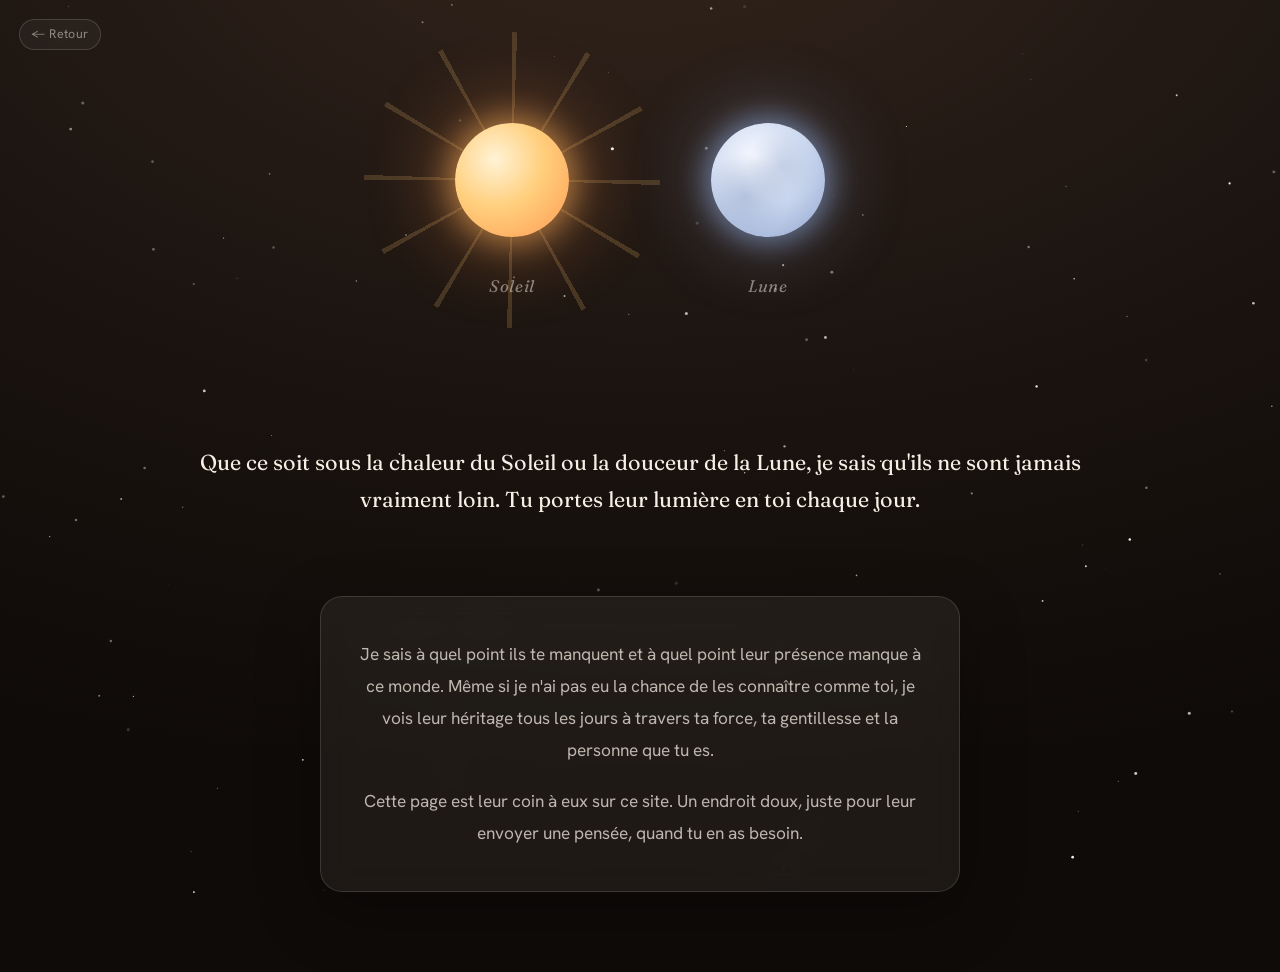
<file: soleil-lune.html>
<!DOCTYPE html>
<html lang="fr">
<head>
<meta charset="UTF-8">
<meta name="viewport" content="width=device-width, initial-scale=1">
<meta name="color-scheme" content="dark">
<title>Soleil · Lune</title>
<link rel="preconnect" href="https://fonts.googleapis.com"><link href="https://fonts.googleapis.com/css2?family=Fraunces:ital,opsz,wght,SOFT,WONK@0,9..144,300..700,0..100,0..1;1,9..144,300..700,0..100,0..1&family=Hanken+Grotesk:wght@400;500;600&display=swap" rel="stylesheet">
<style>
  /* ============================================================
     SOLEIL · LUNE — page-hommage aux parents de Sarah.
     Un espace à part, sobre et lumineux, dans la nuit étoilée.
     Vanilla HTML / CSS / JS, aucune dépendance externe.
     ============================================================ */

  /* ---------- 1. Variables & reset ---------- */
  :root{
    /* fond : nuit profonde, en dégradé doux */
    --bg-1: #0f0b09;
    --bg-2: #1b1410;
    --bg-3: #33241c;

    /* teintes du Soleil : chaudes, dorées */
    --sun-1: #fff3d6;
    --sun-2: #ffcf7d;
    --sun-3: #ff9a52;
    --sun-glow: rgba(255, 176, 90, 0.55);

    /* teintes de la Lune : argentées, bleutées */
    --moon-1: #f5f8ff;
    --moon-2: #cdd9f0;
    --moon-3: #8ea3ce;
    --moon-glow: rgba(150, 180, 235, 0.5);

    --paper: #f6efe4;
    --paper-soft: rgba(246, 239, 228, 0.74);
    --paper-faint: rgba(246, 239, 228, 0.5);

    --ease: cubic-bezier(.4, 0, .2, 1);
    --ease-soft: cubic-bezier(.33, 1, .68, 1);

    --f-serif: "Fraunces", Georgia, "Iowan Old Style", "Times New Roman", serif;
    --f-sans: "Hanken Grotesk", -apple-system, BlinkMacSystemFont, "Segoe UI", Roboto, "Helvetica Neue", Arial, sans-serif;
  }

  *, *::before, *::after{ box-sizing: border-box; }

  html, body{
    margin: 0;
    padding: 0;
    min-height: 100%;
  }

  body{
    min-height: 100dvh;
    background: radial-gradient(120% 90% at 50% -10%, var(--bg-3), var(--bg-2) 55%, var(--bg-1) 100%);
    color: var(--paper);
    font-family: var(--f-sans);
    overflow-x: hidden;
    position: relative;
    /* on empêche tout défilement horizontal parasite créé par les halos */
  }

  /* Remarque : sans JS, la page reste entièrement lisible et statique —
     seules les animations de lévitation / rotation / scintillement
     (déclenchées via la classe .has-js plus bas) ne se lancent pas. */

  a{ color: inherit; }

  /* ---------- 2. Ciel étoilé ---------- */
  #stars-canvas{
    position: fixed;
    inset: 0;
    width: 100%;
    height: 100%;
    z-index: 0;
    pointer-events: none;
  }

  /* halo ambiant qui réagit au survol/clic du Soleil ou de la Lune :
     un calque plein écran, invisible au repos, que le JS teinte
     et fait apparaître en douceur */
  #ambient-glow{
    position: fixed;
    inset: 0;
    z-index: 1;
    pointer-events: none;
    opacity: 0;
    background: radial-gradient(60% 55% at 50% 38%, var(--sun-glow), transparent 70%);
    transition: opacity 1.1s var(--ease-soft), background 1.1s var(--ease-soft);
  }
  #ambient-glow.is-sun{
    opacity: 1;
    background: radial-gradient(60% 55% at 50% 38%, var(--sun-glow), transparent 70%);
  }
  #ambient-glow.is-moon{
    opacity: 1;
    background: radial-gradient(60% 55% at 50% 38%, var(--moon-glow), transparent 70%);
  }

  /* ---------- 3. Lien de retour, discret ---------- */
  .back-link{
    position: fixed;
    top: var(--space-3, 1.2rem);
    left: var(--space-3, 1.2rem);
    z-index: 20;
    display: inline-flex;
    align-items: center;
    gap: 0.4em;
    font-family: var(--f-sans);
    font-size: 0.78rem;
    letter-spacing: 0.03em;
    text-decoration: none;
    color: var(--paper-faint);
    padding: 0.5em 0.9em;
    border-radius: 999px;
    border: 1px solid rgba(244, 241, 234, 0.16);
    background: rgba(244, 241, 234, 0.04);
    backdrop-filter: blur(6px);
    -webkit-backdrop-filter: blur(6px);
    transition: color 0.3s var(--ease), border-color 0.3s var(--ease), background 0.3s var(--ease);
  }
  .back-link:hover, .back-link:focus-visible{
    color: var(--paper);
    border-color: rgba(244, 241, 234, 0.35);
    background: rgba(244, 241, 234, 0.09);
  }

  /* ---------- 4. Mise en page générale ---------- */
  .page{
    position: relative;
    z-index: 2;
    min-height: 100dvh;
    display: flex;
    flex-direction: column;
    align-items: center;
    justify-content: center;
    gap: clamp(2rem, 6vw, 3.5rem);
    padding: clamp(4.5rem, 8vw, 6rem) clamp(1.25rem, 6vw, 3rem) clamp(3rem, 8vw, 5rem);
    text-align: center;
  }

  /* ---------- 5. Les deux astres ---------- */
  .astres-section{
    display: flex;
    flex-direction: column;
    align-items: center;
    gap: clamp(1.5rem, 4vw, 2.4rem);
  }

  .astres-wrap{
    display: flex;
    align-items: center;
    justify-content: center;
    gap: clamp(2.2rem, 9vw, 5.5rem);
  }

  /* bouton "astre" : remis à zéro pour ressembler à un objet céleste,
     pas à un bouton de formulaire */
  .astre{
    appearance: none;
    -webkit-appearance: none;
    border: none;
    background: none;
    padding: 0;
    cursor: pointer;
    display: flex;
    flex-direction: column;
    align-items: center;
    gap: 0.9em;
    font-family: var(--f-sans);
    color: var(--paper-soft);
    -webkit-tap-highlight-color: transparent;
  }
  .astre:focus-visible .astre-core,
  .astre:focus-visible .astre-rays{
    outline: 2px solid rgba(244, 241, 234, 0.8);
    outline-offset: 6px;
  }

  .astre-core-wrap{
    position: relative;
    width: clamp(92px, 20vw, 168px);
    height: clamp(92px, 20vw, 168px);
    display: flex;
    align-items: center;
    justify-content: center;
  }

  /* lévitation douce, ease-in-out, décalée entre Soleil et Lune
     pour qu'ils ne respirent jamais tout à fait ensemble */
  .has-js .astre-sun .astre-core-wrap{
    animation: floatSun 6.4s var(--ease) infinite;
  }
  .has-js .astre-moon .astre-core-wrap{
    animation: floatMoon 7.4s var(--ease) infinite;
    animation-delay: -2.1s; /* déphasage : elles ne montent pas ensemble */
  }
  @keyframes floatSun{
    0%, 100%{ transform: translateY(0); }
    50%{ transform: translateY(-14px); }
  }
  @keyframes floatMoon{
    0%, 100%{ transform: translateY(0); }
    50%{ transform: translateY(-18px); }
  }

  /* -- Soleil : sphère chaude + rayons fins qui tournent très lentement -- */
  .astre-rays{
    position: absolute;
    inset: -38%;
    border-radius: 50%;
    background:
      repeating-conic-gradient(
        from 0deg,
        rgba(255, 205, 120, 0.32) 0deg 2deg,
        transparent 2deg 30deg
      );
    opacity: 0.55;
    filter: blur(0.3px);
  }
  .has-js .astre-rays{ animation: spinSlow 48s linear infinite; }
  @keyframes spinSlow{ to{ transform: rotate(360deg); } }

  .astre-core{
    position: relative;
    width: 68%;
    height: 68%;
    border-radius: 50%;
    background: radial-gradient(circle at 35% 32%, var(--sun-1), var(--sun-2) 45%, var(--sun-3) 100%);
    box-shadow:
      0 0 30px 6px var(--sun-glow),
      0 0 70px 22px rgba(255, 154, 82, 0.28);
    transition: box-shadow 0.6s var(--ease-soft), transform 0.4s var(--ease-soft);
  }
  .astre-sun:hover .astre-core,
  .astre-sun.is-active .astre-core{
    box-shadow:
      0 0 42px 10px var(--sun-glow),
      0 0 110px 36px rgba(255, 154, 82, 0.4);
    transform: scale(1.04);
  }

  /* -- Lune : sphère argentée, quelques cratères très doux -- */
  .astre-moon .astre-core{
    background:
      radial-gradient(circle at 30% 65%, rgba(120, 140, 180, 0.35), transparent 40%),
      radial-gradient(circle at 62% 38%, rgba(120, 140, 180, 0.25), transparent 35%),
      radial-gradient(circle at 38% 30%, var(--moon-1), var(--moon-2) 48%, var(--moon-3) 100%);
    box-shadow:
      0 0 26px 6px var(--moon-glow),
      0 0 64px 20px rgba(142, 163, 206, 0.25);
  }
  .astre-moon:hover .astre-core,
  .astre-moon.is-active .astre-core{
    box-shadow:
      0 0 38px 10px var(--moon-glow),
      0 0 100px 32px rgba(142, 163, 206, 0.35);
    transform: scale(1.04);
  }

  .astre-name{
    font-family: var(--f-serif);
    font-style: italic;
    font-size: clamp(0.9rem, 2vw, 1.05rem);
    letter-spacing: 0.04em;
    color: var(--paper-faint);
    transition: color 0.4s var(--ease);
  }
  .astre-sun.is-active .astre-name,
  .astre-sun:hover .astre-name{ color: var(--sun-2); }
  .astre-moon.is-active .astre-name,
  .astre-moon:hover .astre-name{ color: var(--moon-2); }

  /* message qui apparaît au survol / clic d'un astre */
  .astre-message{
    min-height: 1.6em;
    max-width: 32em;
    margin: 0;
    font-family: var(--f-serif);
    font-style: italic;
    font-size: clamp(1rem, 2.4vw, 1.3rem);
    color: var(--paper-soft);
    opacity: 0;
    transform: translateY(6px);
    transition: opacity 0.55s var(--ease-soft), transform 0.55s var(--ease-soft);
  }
  .astre-message.is-visible{
    opacity: 1;
    transform: translateY(0);
  }

  /* ---------- 6. Texte d'intro ---------- */
  .intro-text{
    max-width: 42em;
    font-family: var(--f-serif);
    font-size: clamp(1.05rem, 2.6vw, 1.35rem);
    line-height: 1.7;
    color: var(--paper);
  }

  /* ---------- 7. Encadré glassmorphism ---------- */
  .glass-panel{
    max-width: 40em;
    padding: clamp(1.6rem, 5vw, 2.6rem) clamp(1.5rem, 5vw, 2.4rem);
    border-radius: 22px;
    background: rgba(244, 241, 234, 0.06);
    border: 1px solid rgba(244, 241, 234, 0.14);
    box-shadow: 0 20px 60px rgba(0, 0, 0, 0.35);
    backdrop-filter: blur(14px) saturate(120%);
    -webkit-backdrop-filter: blur(14px) saturate(120%);
  }
  .glass-panel p{
    margin: 0;
    font-size: clamp(0.95rem, 2.1vw, 1.08rem);
    line-height: 1.85;
    color: var(--paper-soft);
  }
  .glass-panel p + p{ margin-top: 1.1em; }

  /* ---------- 8. Respect du mode "mouvement réduit" ---------- */
  @media (prefers-reduced-motion: reduce){
    .has-js .astre-sun .astre-core-wrap,
    .has-js .astre-moon .astre-core-wrap,
    .has-js .astre-rays{
      animation: none !important;
    }
    #ambient-glow{ transition-duration: 0.25s; }
    .astre-message{ transition-duration: 0.25s; }
  }

  /* ---------- 9. Responsive ---------- */
  @media (max-width: 560px){
    .astres-wrap{ gap: clamp(1.6rem, 12vw, 2.6rem); }
    .back-link{ font-size: 0.72rem; padding: 0.45em 0.8em; }
  }
</style>
</head>
<body>

<!-- Lien discret pour revenir vers l'univers de Sarah -->
<a class="back-link" href="index.html">
  ← Retour
</a>

<!-- Ciel étoilé en fond, dessiné en JS (canvas plein écran) -->
<canvas id="stars-canvas" aria-hidden="true"></canvas>

<!-- Halo ambiant : coloré dynamiquement par le JS selon l'astre actif -->
<div id="ambient-glow" aria-hidden="true"></div>

<main class="page">

  <!-- ============ Les deux astres interactifs ============ -->
  <section class="astres-section">
    <div class="astres-wrap">

      <!-- Soleil -->
      <button type="button" class="astre astre-sun" id="astre-sun" aria-pressed="false">
        <span class="astre-core-wrap">
          <span class="astre-rays" aria-hidden="true"></span>
          <span class="astre-core" aria-hidden="true"></span>
        </span>
        <span class="astre-name">Soleil</span>
      </button>

      <!-- Lune -->
      <button type="button" class="astre astre-moon" id="astre-moon" aria-pressed="false">
        <span class="astre-core-wrap">
          <span class="astre-core" aria-hidden="true"></span>
        </span>
        <span class="astre-name">Lune</span>
      </button>

    </div>

    <!-- Phrase qui change selon l'astre survolé / cliqué -->
    <p class="astre-message" id="astre-message" aria-live="polite"></p>
  </section>

  <!-- ============ Titre / intro ============ -->
  <p class="intro-text">
    Que ce soit sous la chaleur du Soleil ou la douceur de la Lune, je sais
    qu'ils ne sont jamais vraiment loin. Tu portes leur lumière en toi
    chaque jour.
  </p>

  <!-- ============ Section principale, en verre dépoli ============ -->
  <section class="glass-panel">
    <p>
      Je sais à quel point ils te manquent et à quel point leur présence
      manque à ce monde. Même si je n'ai pas eu la chance de les connaître
      comme toi, je vois leur héritage tous les jours à travers ta force,
      ta gentillesse et la personne que tu es.
    </p>
    <p>
      Cette page est leur coin à eux sur ce site. Un endroit doux, juste
      pour leur envoyer une pensée, quand tu en as besoin.
    </p>
  </section>

</main>

<script>
(function(){
  "use strict";

  /* On confirme tout de suite que le JS tourne : ça active les
     animations (lévitation, rotation des rayons...) qui sont
     désactivées par défaut pour rester propre si jamais le JS
     ne se charge pas. */
  document.documentElement.classList.add('has-js');

  /* L'utilisateur peut demander moins d'animations dans son
     système : on le respecte partout où c'est pertinent. */
  var reduceMotion = window.matchMedia && window.matchMedia('(prefers-reduced-motion: reduce)').matches;

  /* ==========================================================
     1) CIEL ÉTOILÉ — canvas plein écran avec un léger scintillement
     ========================================================== */
  var canvas = document.getElementById('stars-canvas');
  var ctx = canvas.getContext('2d');
  var stars = [];
  var dpr = Math.min(window.devicePixelRatio || 1, 2);

  function resizeCanvas(){
    var w = window.innerWidth;
    var h = window.innerHeight;
    canvas.width = Math.floor(w * dpr);
    canvas.height = Math.floor(h * dpr);
    canvas.style.width = w + 'px';
    canvas.style.height = h + 'px';
    ctx.setTransform(dpr, 0, 0, dpr, 0, 0);
    buildStars(w, h);
  }

  /* On (re)génère les étoiles à chaque redimensionnement, en
     gardant une densité raisonnable plutôt qu'un nombre fixe,
     pour que ce soit léger sur mobile comme sur grand écran. */
  function buildStars(w, h){
    var count = Math.round((w * h) / 9000);
    count = Math.max(60, Math.min(220, count));
    stars = [];
    for(var i = 0; i < count; i++){
      stars.push({
        x: Math.random() * w,
        y: Math.random() * h,
        r: Math.random() * 1.3 + 0.3,
        baseAlpha: Math.random() * 0.5 + 0.25,
        phase: Math.random() * Math.PI * 2,
        speed: Math.random() * 0.6 + 0.25
      });
    }
  }

  var t0 = performance.now();
  function drawStars(now){
    var w = window.innerWidth;
    var h = window.innerHeight;
    ctx.clearRect(0, 0, w, h);

    var elapsed = (now - t0) / 1000;
    for(var i = 0; i < stars.length; i++){
      var s = stars[i];
      /* scintillement très léger : une simple oscillation sinusoïdale
         de l'opacité, jamais brusque */
      var twinkle = reduceMotion ? 0 : Math.sin(elapsed * s.speed + s.phase) * 0.35;
      var alpha = Math.max(0.08, Math.min(1, s.baseAlpha + twinkle));
      ctx.beginPath();
      ctx.arc(s.x, s.y, s.r, 0, Math.PI * 2);
      ctx.fillStyle = 'rgba(244, 241, 234, ' + alpha.toFixed(3) + ')';
      ctx.fill();
    }

    requestAnimationFrame(drawStars);
  }

  resizeCanvas();
  window.addEventListener('resize', resizeCanvas);
  requestAnimationFrame(drawStars);

  /* ==========================================================
     2) INTERACTION SOLEIL / LUNE
     Au survol (souris) : aperçu de l'effet.
     Au clic / tactile / clavier (Entrée, Espace) : l'effet reste
     affiché ("verrouillé") jusqu'à ce qu'on clique ailleurs.
     ========================================================== */
  var sunBtn = document.getElementById('astre-sun');
  var moonBtn = document.getElementById('astre-moon');
  var glow = document.getElementById('ambient-glow');
  var message = document.getElementById('astre-message');

  var MESSAGES = {
    sun: "Dans chaque rayon qui te donne de la force…",
    moon: "Dans chaque lueur qui veille sur tes nuits…"
  };

  var lockedAstre = null;   // null | 'sun' | 'moon' — fixé par un clic
  var hoverTimer = null;

  function setMessage(text){
    if(!text){
      message.classList.remove('is-visible');
      /* on vide le texte une fois le fondu terminé, pour ne pas
         laisser un texte fantôme lisible par les lecteurs d'écran */
      window.clearTimeout(hoverTimer);
      hoverTimer = window.setTimeout(function(){
        message.textContent = '';
      }, 550);
      return;
    }
    window.clearTimeout(hoverTimer);
    message.textContent = text;
    /* on force un reflow avant d'ajouter la classe, pour être sûr
       que la transition d'apparition se rejoue à chaque fois */
    void message.offsetWidth;
    message.classList.add('is-visible');
  }

  function showAstre(name){
    if(name === 'sun'){
      glow.classList.remove('is-moon');
      glow.classList.add('is-sun');
    } else if(name === 'moon'){
      glow.classList.remove('is-sun');
      glow.classList.add('is-moon');
    } else {
      glow.classList.remove('is-sun', 'is-moon');
    }
    setMessage(name ? MESSAGES[name] : '');
  }

  function refreshActiveStates(){
    var active = lockedAstre; // affichage piloté par l'astre verrouillé
    sunBtn.classList.toggle('is-active', active === 'sun');
    moonBtn.classList.toggle('is-active', active === 'moon');
    sunBtn.setAttribute('aria-pressed', active === 'sun' ? 'true' : 'false');
    moonBtn.setAttribute('aria-pressed', active === 'moon' ? 'true' : 'false');
    showAstre(active);
  }

  function handleEnter(name){
    if(lockedAstre) return; // un astre est déjà "épinglé" : le survol ne change rien
    showAstre(name);
  }

  function handleLeave(){
    if(lockedAstre) return;
    showAstre(null);
  }

  function handleActivate(name){
    lockedAstre = (lockedAstre === name) ? null : name;
    refreshActiveStates();
  }

  [ [sunBtn, 'sun'], [moonBtn, 'moon'] ].forEach(function(pair){
    var el = pair[0];
    var name = pair[1];

    el.addEventListener('pointerenter', function(){ handleEnter(name); });
    el.addEventListener('pointerleave', function(){ handleLeave(); });
    el.addEventListener('focus', function(){ handleEnter(name); });
    el.addEventListener('blur', function(){ handleLeave(); });
    el.addEventListener('click', function(){ handleActivate(name); });
  });

  /* en cliquant ailleurs sur la page, on "dé-verrouille" l'astre actif
     pour retrouver un ciel neutre */
  document.addEventListener('click', function(e){
    if(!lockedAstre) return;
    if(e.target === sunBtn || sunBtn.contains(e.target)) return;
    if(e.target === moonBtn || moonBtn.contains(e.target)) return;
    lockedAstre = null;
    refreshActiveStates();
  });

})();
</script>

</body>
</html>
</file>
<file: style.css>
/* ============================================================
     UNIVERS DE SARAH — mini-site cadeau, univers cosmique unique.
     3 écrans (accueil / calendrier / case ouverte) commutés en JS,
     pas de rechargement de page. Design volontairement mono-thème
     (poster de zine cosmique) : couleurs et fond posés explicitement,
     pas d'adaptation système clair/sombre — c'est un choix assumé.
     ============================================================ */

  :root{
    /* Couleurs nommées */
    --paper:      #FBF3E7; /* fond papier, crème chaud */
    --ink:        #1C1030; /* quasi-noir à dominante aubergine */
    --grape:      #6C2BD9;
    --grape-deep: #3E1470;
    --magenta:    #FF3C8E;
    --tangerine:  #FF8A3D;
    --lime:       #C7F13B;

    /* Teintes dérivées */
    --card-1: #FFE0EE;
    --card-2: #FFE7CE;
    --card-3: #E8DBFF;
    --card-4: #EAF7C4;
    --lock:   #C9C0D6;

    /* Palette de nuit (écrans fenêtre / ciel) */
    --night-1: #241A3D;
    --night-2: #140B26;
    --night-3: #07040F;
    --wood:    #3A2A1C;
    --wood-dark: #241A11;
    --star-dim: #A99FC4;

    /* Palette écran secret (terminal / alerte) */
    --terminal-green: #4CFFA0;
    --danger: #FF5C6E;

    --line: rgba(28,16,48,0.14);

    /* Typo */
    --f-display: 'Unbounded', 'Arial Black', sans-serif;
    --f-script:  'Caveat', 'Segoe Script', cursive;
    --f-body:    'Plus Jakarta Sans', 'Segoe UI', system-ui, sans-serif;
    --f-mono:    'JetBrains Mono', 'Courier New', monospace;

    --fs-hero:  clamp(4.2rem, 16vw, 11rem);
    --fs-h2:    clamp(2.1rem, 5.4vw, 3.6rem);
    --fs-script:clamp(1.7rem, 4vw, 2.6rem);
    --fs-body:  1.05rem;
    --fs-eyebrow: 0.72rem;

    --space-1: 0.5rem;
    --space-2: 1rem;
    --space-3: 1.5rem;
    --space-4: 2.5rem;
    --space-5: 4rem;
    --space-6: 6rem;

    color-scheme: light;
  }

  *{ box-sizing: border-box; }
  html,body{ overflow-x: hidden; }

  body{
    margin: 0;
    background: var(--paper);
    color: var(--ink);
    font-family: var(--f-body);
    font-size: var(--fs-body);
    line-height: 1.6;
    -webkit-font-smoothing: antialiased;
  }

  h1,h2,h3{ margin: 0; text-wrap: balance; }
  p{ margin: 0; }
  ul{ margin:0; padding:0; list-style:none; }
  button{ font-family: inherit; }

  :focus-visible{
    outline: 3px solid var(--grape);
    outline-offset: 3px;
    border-radius: 4px;
  }

  .visually-hidden{
    position:absolute; width:1px; height:1px; overflow:hidden;
    clip:rect(0 0 0 0); white-space:nowrap; border:0; padding:0; margin:-1px;
  }

  /* ---------- fond : nébuleuse + étoiles (persiste sur tous les écrans) ---------- */
  .bg-layer{
    position: fixed; inset: 0; z-index: 0; pointer-events: none;
    overflow: hidden;
  }
  .blob{
    position:absolute; border-radius: 50%;
    filter: blur(70px);
    opacity: 0.55;
    mix-blend-mode: multiply;
  }
  .blob-1{ width: 42vw; height: 42vw; background: var(--magenta); top: -12vw; left: -10vw; animation: blobFloat 26s ease-in-out infinite; }
  .blob-2{ width: 38vw; height: 38vw; background: var(--tangerine); bottom: -14vw; right: -8vw; animation: blobFloat 22s ease-in-out infinite reverse; }
  .blob-3{ width: 30vw; height: 30vw; background: var(--grape); top: 30vh; right: 12vw; opacity: 0.35; animation: blobFloat 30s ease-in-out infinite; }
  @keyframes blobFloat{
    0%,100%{ transform: translate(0,0) scale(1); }
    50%{ transform: translate(4vw,3vw) scale(1.12); }
  }
  #stars-canvas{ position:absolute; inset:0; width:100%; height:100%; }

  /* ---------- navigation : le cadran d'étoiles ----------
     Pas de barre horizontale classique : un astre-bouton fixé
     dans le coin, qui fait éclore une petite constellation de
     liens reliés par des pointillés quand on l'ouvre. Un fond
     assombrit la page derrière pour que les pastilles ne se
     mélangent plus avec le texte en dessous. */
  .nav-orbit{ position: fixed; top: 18px; left: 18px; z-index: 60; width: 0; height: 0; }

  .orbit-backdrop{
    position: fixed; inset: 0; z-index: 0;
    background: rgba(13, 8, 22, 0.32);
    backdrop-filter: blur(1.5px); -webkit-backdrop-filter: blur(1.5px);
    opacity: 0; visibility: hidden; pointer-events: none;
    transition: opacity 0.3s ease, visibility 0.3s;
  }
  .nav-orbit.open .orbit-backdrop{ opacity: 1; visibility: visible; pointer-events: auto; }

  .orbit-lines{
    position: absolute; top: 0; left: 0; width: 160px; height: 440px; overflow: visible;
    pointer-events: none;
    opacity: 0;
    transition: opacity 0.35s ease;
  }
  .nav-orbit.open .orbit-lines{ opacity: 1; }
  .orbit-lines line{ stroke: var(--grape-deep); stroke-width: 1.5; stroke-dasharray: 3 5; opacity: 0.55; }

  .orbit-hub{
    position: relative; z-index: 2;
    width: 54px; height: 54px; border-radius: 50%;
    background: var(--ink); border: 2px solid var(--ink);
    cursor: pointer;
    display: flex; align-items: center; justify-content: center;
    box-shadow: 3px 3px 0 var(--magenta);
    transition: transform 0.2s ease;
  }
  .orbit-hub .icon-spark{ width: 20px; height: 20px; fill: var(--lime); transition: transform 0.45s cubic-bezier(.2,.8,.3,1.2); }
  .orbit-hub:hover{ transform: translate(-2px,-2px); }
  .nav-orbit.open .orbit-hub .icon-spark{ transform: rotate(135deg); }
  .has-js .orbit-hub{ animation: hubPulse 3.4s ease-in-out infinite; }
  @keyframes hubPulse{
    0%,100%{ box-shadow: 3px 3px 0 var(--magenta), 0 0 0 0 rgba(255,60,142,0.45); }
    50%{ box-shadow: 3px 3px 0 var(--magenta), 0 0 0 9px rgba(255,60,142,0); }
  }

  .orbit-menu{ position: absolute; top: 0; left: 0; z-index: 1; }
  .orbit-node{
    position: absolute; top: var(--ny); left: var(--nx);
    display: flex; align-items: center; gap: 0.6em;
    background: none; border: none; cursor: pointer; padding: 0;
    text-decoration: none;
    opacity: 0; transform: scale(0.35) translate(-16px,-16px);
    transition: opacity 0.25s ease, transform 0.3s cubic-bezier(.2,.85,.3,1.3);
    transition-delay: 0s;
    pointer-events: none;
  }
  .nav-orbit.open .orbit-node{
    opacity: 1; transform: scale(1) translate(0,0);
    transition-delay: var(--nd);
    pointer-events: auto;
  }
  .node-dot{
    width: 40px; height: 40px; border-radius: 50%; flex: none;
    background: var(--paper); border: 2px solid var(--ink);
    display: flex; align-items: center; justify-content: center;
    box-shadow: 2px 2px 0 var(--ink);
    transition: transform 0.15s ease, box-shadow 0.15s ease;
  }
  .node-dot svg{ width: 16px; height: 16px; fill: var(--grape); }
  .orbit-node[data-nav="calendar"] .node-dot svg{ fill: var(--tangerine); }
  .orbit-node[data-nav="letters"] .node-dot svg{ fill: var(--magenta); }
  .orbit-node[data-nav="window"] .node-dot svg{ fill: var(--star-dim); }
  .orbit-node[data-nav="window"] .node-dot{ background: var(--night-2); }
  .orbit-node[data-nav="secret"] .node-dot svg{ fill: var(--lime); }
  .orbit-node[data-nav="secret"] .node-dot{ background: var(--ink); }
  /* lien externe (nouvel onglet) vers la page Jardin — pas de
     data-nav : volontairement en dehors du routage par hash du site */
  .orbit-node-external .node-dot svg{ fill: #ffc94d; }
  .orbit-node-external .node-dot{ background: #3a2205; border-color: #ffc94d; }
  .orbit-node-sanctuary .node-dot svg{ fill: #74D0E8; }
  .orbit-node-sanctuary .node-dot{ background: #0E2536; border-color: #74D0E8; }
  .orbit-node-cinema .node-dot svg{ fill: #E8B96A; }
  .orbit-node-cinema .node-dot{ background: #2A0F1C; border-color: #E8B96A; }
  .orbit-node:hover .node-dot{ transform: translateY(-3px); box-shadow: 3px 5px 0 var(--ink); }
  .orbit-node[aria-current="true"] .node-dot{ box-shadow: 0 0 0 3px var(--lime), 2px 2px 0 var(--ink); }
  .node-label{
    font-family: var(--f-mono); font-size: 0.68rem; letter-spacing: 0.1em; text-transform: uppercase;
    background: var(--ink); color: var(--paper); padding: 0.45em 0.85em; border-radius: 999px;
    white-space: nowrap;
  }

  .wordmark{
    position: fixed; top: 26px; right: 22px; z-index: 55;
    font-family: var(--f-mono); font-size: 0.68rem; letter-spacing: 0.14em; text-transform: uppercase;
    color: var(--grape-deep); margin: 0; pointer-events: none;
  }
  @media (max-width: 560px){
    .wordmark{ display: none; }
    .orbit-lines{ display: none; }
    .orbit-node[data-nav="home"]{ --nx: 70px !important; --ny: 6px !important; }
    .orbit-node[data-nav="calendar"]{ --nx: 56px !important; --ny: 54px !important; }
    .orbit-node[data-nav="letters"]{ --nx: 40px !important; --ny: 100px !important; }
    .orbit-node[data-nav="window"]{ --nx: 20px !important; --ny: 142px !important; }
    .orbit-node[data-nav="secret"]{ --nx: 2px !important; --ny: 182px !important; }
    .orbit-node-external{ --nx: 2px !important; --ny: 230px !important; }
    .orbit-node-sanctuary{ --nx: 2px !important; --ny: 278px !important; }
    .orbit-node-cinema{ --nx: 2px !important; --ny: 326px !important; }
    .node-dot{ width: 34px; height: 34px; }
    .node-dot svg{ width: 14px; height: 14px; }
  }

  /* ---------- gestion des écrans ---------- */
  .screen{ display: none; position: relative; z-index: 2; }
  .screen.active{ display: block; }
  .screen.active.enter{ animation: screenIn 0.5s cubic-bezier(.2,.8,.3,1) both; }
  @keyframes screenIn{
    from{ opacity: 0; transform: translateY(18px); }
    to{ opacity: 1; transform: translateY(0); }
  }

  .container{
    max-width: 1180px;
    margin: 0 auto;
    padding: 0 var(--space-4);
  }

  /* ================= ÉCRAN ACCUEIL ================= */
  .hero{
    min-height: 86vh;
    display: flex;
    flex-direction: column;
    align-items: center;
    justify-content: center;
    text-align: center;
    padding: var(--space-5) var(--space-4) var(--space-6);
    position: relative;
  }

  .eyebrow{
    font-family: var(--f-mono);
    font-size: var(--fs-eyebrow);
    letter-spacing: 0.18em;
    text-transform: uppercase;
    color: var(--grape-deep);
    display: inline-flex;
    align-items: center;
    gap: 0.6em;
    margin-bottom: var(--space-3);
  }
  .eyebrow .icon-spark{ width: 12px; height: 12px; fill: var(--tangerine); }

  .hero-title{
    font-family: var(--f-display);
    font-weight: 800;
    font-size: var(--fs-hero);
    line-height: 0.92;
    letter-spacing: -0.01em;
    color: var(--ink);
    -webkit-text-stroke: 2px var(--ink);
    display: flex;
    justify-content: center;
  }
  .hero-title .letter{
    display:inline-block;
    background: linear-gradient(180deg, var(--magenta) 0%, var(--grape) 55%, var(--grape-deep) 100%);
    -webkit-background-clip: text;
    background-clip: text;
    color: transparent;
    opacity: 0;
    transform: translateY(46px) scale(0.6) rotate(-10deg);
  }
  .has-js .hero-title .letter{ animation: letterPop 0.7s cubic-bezier(.2,.9,.3,1.3) forwards; }
  @keyframes letterPop{
    0%{ opacity:0; transform: translateY(46px) scale(0.6) rotate(-10deg); }
    60%{ opacity:1; transform: translateY(-8px) scale(1.06) rotate(3deg); }
    100%{ opacity:1; transform: translateY(0) scale(1) rotate(0deg); }
  }

  .hero-subtitle{
    font-family: var(--f-script);
    font-weight: 600;
    font-size: var(--fs-script);
    color: var(--magenta);
    transform: rotate(-2deg);
    margin-top: var(--space-2);
    opacity: 0;
  }
  .has-js .hero-subtitle{ animation: fadeUp 0.8s ease 1.1s forwards; }
  @keyframes fadeUp{ from{ opacity:0; transform: translateY(16px) rotate(-2deg);} to{ opacity:1; transform: translateY(0) rotate(-2deg);} }

  .hero-text{
    max-width: 46ch;
    margin: var(--space-3) auto 0;
    color: var(--ink);
    opacity: 0;
  }
  .has-js .hero-text{ animation: fadeUp 0.8s ease 1.3s forwards; }

  .hero-actions{
    margin-top: var(--space-4);
    display: flex; flex-direction: column; align-items: center; gap: var(--space-2);
    opacity: 0;
  }
  .has-js .hero-actions{ animation: fadeUp 0.8s ease 1.5s forwards; }

  .btn-wish, .btn-cal{
    font-family: var(--f-display);
    font-weight: 700;
    font-size: 1rem;
    color: var(--paper);
    background: var(--ink);
    border: 2px solid var(--ink);
    padding: 0.95em 1.8em;
    border-radius: 999px;
    cursor: pointer;
    text-decoration: none;
    display: inline-flex; align-items:center; gap: 0.6em;
    box-shadow: 5px 5px 0 var(--magenta);
    transition: transform 0.15s ease, box-shadow 0.15s ease;
  }
  .btn-wish .icon-spark, .btn-cal .icon-spark{ width: 16px; height: 16px; fill: var(--lime); }
  .btn-wish:hover, .btn-cal:hover{ transform: translate(-2px,-2px); box-shadow: 7px 7px 0 var(--magenta); }
  .btn-wish:active, .btn-cal:active{ transform: translate(1px,1px); box-shadow: 3px 3px 0 var(--magenta); }

  .scroll-cue{
    font-family: var(--f-mono);
    font-size: 0.7rem;
    letter-spacing: 0.14em;
    text-transform: uppercase;
    color: var(--grape-deep);
    display: flex; flex-direction: column; align-items: center; gap: 0.4em;
    margin-top: var(--space-3);
  }
  .scroll-cue svg{ width: 14px; height: 14px; }
  .has-js .scroll-cue svg{ animation: bob 1.6s ease-in-out infinite; }
  @keyframes bob{ 0%,100%{ transform: translateY(0);} 50%{ transform: translateY(6px);} }

  .ticker-wrap{
    position: relative; overflow: hidden; transform: rotate(-2deg);
    margin: var(--space-2) 0 var(--space-5);
    background: var(--ink);
    border-top: 2px solid var(--ink);
    border-bottom: 2px solid var(--ink);
    width: 104%; margin-left: -2%;
  }
  .ticker{ display: flex; width: max-content; padding: 0.85em 0; }
  .has-js .ticker{ animation: marquee 26s linear infinite; }
  @keyframes marquee{ from{ transform: translateX(0);} to{ transform: translateX(-50%);} }
  .ticker span{
    font-family: var(--f-display); font-weight: 700; font-size: 1.1rem;
    color: var(--paper); white-space: nowrap; padding: 0 1.1em;
    display: inline-flex; align-items: center; gap: 0.7em;
  }
  .ticker span .icon-spark{ width: 12px; height: 12px; fill: var(--lime); flex: none; }

  section.block{ padding: var(--space-6) 0; }
  .section-head{ text-align: center; max-width: 60ch; margin: 0 auto var(--space-5); }
  .section-head .eyebrow{ justify-content: center; }
  .section-head h2{ font-family: var(--f-display); font-weight: 700; font-size: var(--fs-h2); margin-top: var(--space-2); }
  .section-head .lede{
    font-family: var(--f-script); font-size: 1.5rem; color: var(--grape-deep);
    margin-top: var(--space-2); transform: rotate(-1deg); display: inline-block;
  }

  [data-reveal]{ opacity: 1; }
  .has-js [data-reveal]{
    opacity: 0; transform: translateY(28px) rotate(var(--tilt,0deg));
    transition: opacity 0.7s ease, transform 0.7s cubic-bezier(.2,.8,.3,1);
  }
  .has-js [data-reveal].in-view{ opacity: 1; transform: translateY(0) rotate(var(--tilt,0deg)); }

  .message-grid{ display: grid; grid-template-columns: repeat(2, minmax(0,1fr)); gap: var(--space-4); }
  @media (max-width: 720px){ .message-grid{ grid-template-columns: 1fr; } }
  .msg-card{
    --tilt: -1.5deg;
    background: var(--card-1);
    border: 2px solid var(--ink);
    border-radius: 22px 22px 22px 4px;
    padding: var(--space-4);
    box-shadow: 6px 6px 0 var(--ink);
    transition: transform 0.25s ease, box-shadow 0.25s ease;
  }
  .msg-card:nth-child(1){ --tilt: -1.6deg; background: var(--card-1); }
  .msg-card:nth-child(2){ --tilt: 1.2deg; background: var(--card-2); }
  .msg-card:nth-child(3){ --tilt: 1.8deg; background: var(--card-3); }
  .msg-card:nth-child(4){ --tilt: -1.1deg; background: var(--card-4); }
  .msg-card:hover{ transform: translate(-3px,-4px) rotate(var(--tilt)); box-shadow: 9px 9px 0 var(--ink); }
  .msg-card .tag{
    font-family: var(--f-mono); font-size: 0.7rem; letter-spacing: 0.12em; text-transform: uppercase;
    color: var(--grape-deep); display: block; margin-bottom: var(--space-2);
  }
  .msg-card p{ font-size: 1.08rem; }

  .signoff{
    font-family: var(--f-script); font-size: var(--fs-script); text-align: right;
    color: var(--ink); margin-top: var(--space-4); transform: rotate(-1.5deg);
  }

  .family-track-wrap{ position: relative; overflow: hidden; padding: var(--space-2) 0; }
  .family-track-wrap::before, .family-track-wrap::after{
    content: ""; position: absolute; top:0; bottom:0; width: 8%; z-index: 2; pointer-events: none;
  }
  .family-track-wrap::before{ left:0; background: linear-gradient(90deg, var(--paper), transparent); }
  .family-track-wrap::after{ right:0; background: linear-gradient(270deg, var(--paper), transparent); }
  .family-track{ display: flex; gap: var(--space-4); width: max-content; padding: 0 var(--space-2); }
  .has-js .family-track{ animation: marqueeCards 40s linear infinite; }
  .family-track-wrap:hover .family-track{ animation-play-state: paused; }
  @keyframes marqueeCards{ from{ transform: translateX(0);} to{ transform: translateX(-50%);} }
  .fam-card{
    flex: none; width: min(360px, 82vw);
    background: var(--paper); border: 2px solid var(--ink); border-radius: 18px;
    padding: var(--space-4); box-shadow: 5px 5px 0 var(--grape);
  }
  .fam-card .badge{
    display: inline-flex; align-items:center; gap: 0.5em;
    font-family: var(--f-mono); font-size: 0.68rem; letter-spacing: 0.12em; text-transform: uppercase;
    background: var(--ink); color: var(--paper); padding: 0.35em 0.8em; border-radius: 999px;
    margin-bottom: var(--space-3);
  }
  .fam-card .badge .icon-spark{ width: 10px; height: 10px; fill: var(--lime); }
  .fam-card .who{ font-family: var(--f-display); font-weight: 700; font-size: 1.15rem; margin-bottom: var(--space-2); }
  .fam-card p{ font-size: 1.02rem; }

  /* ---- teasers calendrier / lettres sur l'accueil ---- */
  .teaser-grid{ display: grid; grid-template-columns: repeat(2, minmax(0,1fr)); gap: var(--space-4); }
  @media (max-width: 780px){ .teaser-grid{ grid-template-columns: 1fr; } }

  .cal-teaser{
    background: var(--ink);
    border-radius: 28px;
    padding: var(--space-5) var(--space-4);
    text-align: center;
    color: var(--paper);
    position: relative;
    overflow: hidden;
  }
  .cal-teaser::before{
    content: "";
    position: absolute; inset: 0;
    background:
      radial-gradient(circle at 15% 20%, rgba(255,60,142,0.35), transparent 40%),
      radial-gradient(circle at 85% 80%, rgba(199,241,59,0.25), transparent 45%);
  }
  .cal-teaser > *{ position: relative; }
  .cal-teaser .eyebrow{ color: var(--lime); justify-content: center; }
  .cal-teaser h2{ font-family: var(--f-display); font-size: var(--fs-h2); margin-top: var(--space-2); }
  .cal-teaser p.sub{ font-family: var(--f-script); font-size: 1.6rem; color: var(--tangerine); margin-top: var(--space-2); transform: rotate(-1deg); display:inline-block; }
  .cal-teaser .btn-cal{ margin-top: var(--space-4); background: var(--paper); color: var(--ink); border-color: var(--paper); box-shadow: 5px 5px 0 var(--lime); }
  .cal-teaser .btn-cal:hover{ box-shadow: 7px 7px 0 var(--lime); }

  .cal-teaser.letters-teaser{ background: var(--grape-deep); }
  .cal-teaser.letters-teaser::before{
    background:
      radial-gradient(circle at 20% 25%, rgba(255,138,61,0.35), transparent 40%),
      radial-gradient(circle at 80% 75%, rgba(255,60,142,0.3), transparent 45%);
  }
  .cal-teaser.letters-teaser .eyebrow{ color: var(--tangerine); }
  .cal-teaser.letters-teaser p.sub{ color: var(--lime); }
  .cal-teaser.letters-teaser .btn-cal{ box-shadow: 5px 5px 0 var(--magenta); }
  .cal-teaser.letters-teaser .btn-cal:hover{ box-shadow: 7px 7px 0 var(--magenta); }

  footer.sign-off{
    position: relative; z-index: 2; text-align: center;
    padding: var(--space-6) var(--space-4) var(--space-5);
  }
  footer .icon-spark.big{ width: 26px; height: 26px; fill: var(--magenta); }
  .has-js footer .icon-spark.big{ animation: spin 9s linear infinite; }
  @keyframes spin{ to{ transform: rotate(360deg); } }
  footer p.made{ font-family: var(--f-display); font-weight: 700; font-size: 1.05rem; margin-top: var(--space-2); }
  footer p.date{
    font-family: var(--f-mono); font-size: 0.75rem; letter-spacing: 0.1em; text-transform: uppercase;
    color: var(--grape-deep); margin-top: var(--space-1);
  }
  .btn-replay{
    margin-top: var(--space-3); background: none; border: 2px solid var(--ink); border-radius: 999px;
    padding: 0.6em 1.3em; font-family: var(--f-mono); font-size: 0.72rem; letter-spacing: 0.1em;
    text-transform: uppercase; cursor: pointer; color: var(--ink);
    transition: background 0.15s ease, color 0.15s ease;
  }
  .btn-replay:hover{ background: var(--ink); color: var(--paper); }

  /* ================= ÉCRAN CALENDRIER ================= */
  .cal-screen{ min-height: 100vh; padding: var(--space-5) var(--space-4) var(--space-6); }
  .cal-header{ text-align: center; max-width: 60ch; margin: 0 auto var(--space-4); }
  .cal-header h2{ font-family: var(--f-display); font-weight: 700; font-size: var(--fs-h2); margin-top: var(--space-2); }
  .cal-header .lede{
    font-family: var(--f-script); font-size: 1.5rem; color: var(--grape-deep);
    margin-top: var(--space-2); display: inline-block; transform: rotate(-1deg);
  }
  .cal-status{
    max-width: 46ch; margin: var(--space-3) auto 0;
    background: var(--card-3); border: 2px solid var(--ink); border-radius: 14px;
    padding: 0.8em 1.2em; font-size: 0.92rem;
  }

  .cal-grid-wrap{ max-width: 780px; margin: var(--space-5) auto 0; }
  .cal-weekdays{
    display: grid; grid-template-columns: repeat(7, 1fr);
    gap: var(--space-1);
    font-family: var(--f-mono); font-size: 0.65rem; letter-spacing: 0.1em; text-transform: uppercase;
    color: var(--grape-deep); text-align: center; margin-bottom: var(--space-2);
  }
  .cal-grid{
    display: grid; grid-template-columns: repeat(7, 1fr);
    gap: var(--space-2);
  }
  @media (max-width: 640px){ .cal-grid, .cal-weekdays{ gap: 0.4rem; } }

  .day-box{
    aspect-ratio: 1 / 1;
    border: 2px solid var(--ink);
    border-radius: 14px;
    background: var(--card-2);
    display: flex; flex-direction: column; align-items: center; justify-content: center;
    font-family: var(--f-display); font-weight: 700;
    font-size: clamp(0.95rem, 2.4vw, 1.4rem);
    color: var(--ink);
    cursor: pointer;
    box-shadow: 3px 3px 0 var(--ink);
    transition: transform 0.15s ease, box-shadow 0.15s ease;
    position: relative;
  }
  .day-box:nth-child(7n+1){ background: var(--card-1); }
  .day-box:nth-child(7n+2){ background: var(--card-2); }
  .day-box:nth-child(7n+3){ background: var(--card-3); }
  .day-box:nth-child(7n+4){ background: var(--card-4); }
  .day-box:nth-child(7n+5){ background: var(--card-1); }
  .day-box:nth-child(7n+6){ background: var(--card-2); }
  .day-box:nth-child(7n)  { background: var(--card-3); }
  .day-box:hover{ transform: translate(-2px,-2px); box-shadow: 5px 5px 0 var(--ink); }
  .day-box:active{ transform: translate(1px,1px); box-shadow: 1px 1px 0 var(--ink); }
  .day-box .num{ font-size: 1.15em; }
  .day-box .mark{ margin-top: 0.2em; }
  .day-box .mark svg{ width: 12px; height: 12px; fill: var(--magenta); }

  .day-box.is-today{ box-shadow: 0 0 0 3px var(--lime), 3px 3px 0 var(--ink); }

  .day-box.is-locked{
    background: transparent;
    color: var(--lock);
    border-color: var(--lock);
    box-shadow: none;
    cursor: default;
  }
  .day-box.is-locked .mark svg{ fill: var(--lock); }
  .has-js .day-box.is-locked.shake{ animation: shake 0.4s ease; }
  @keyframes shake{
    0%,100%{ transform: translateX(0); }
    25%{ transform: translateX(-4px); }
    75%{ transform: translateX(4px); }
  }

  .day-box.is-empty{ visibility: hidden; }

  .has-js .day-box.popping{ animation: boxPop 0.38s ease forwards; }
  @keyframes boxPop{
    0%{ transform: scale(1) rotate(0); }
    45%{ transform: scale(1.18) rotate(-4deg); box-shadow: 8px 8px 0 var(--magenta); }
    100%{ transform: scale(1.3) rotate(3deg); opacity: 0; }
  }

  .cal-legend{
    display: flex; justify-content: center; gap: var(--space-4); flex-wrap: wrap;
    margin-top: var(--space-4);
    font-family: var(--f-mono); font-size: 0.68rem; letter-spacing: 0.08em; text-transform: uppercase;
    color: var(--grape-deep);
  }
  .cal-legend span{ display: inline-flex; align-items: center; gap: 0.5em; }
  .legend-dot{ width: 12px; height: 12px; border-radius: 4px; border: 2px solid var(--ink); display:inline-block; }
  .legend-dot.locked{ border-color: var(--lock); }
  .legend-dot.today{ box-shadow: 0 0 0 2px var(--lime); }

  /* ================= ÉCRAN LETTRES ================= */
  .letters-grid{
    display: flex; flex-wrap: wrap; justify-content: center; gap: var(--space-4);
    max-width: 980px; margin: var(--space-5) auto 0;
    padding: var(--space-2) var(--space-2) var(--space-4);
  }
  .letter-card{
    --tilt: -2deg;
    /* hauteur fixe de l'enveloppe (rabat + sceau), en px et non en % :
       ainsi le texte en dessous a toujours un espace garanti, quelle
       que soit la hauteur totale de la carte (voir .envelope-flap /
       .envelope-seal / .envelope-text plus bas). */
    --flap-h: 78px;
    position: relative;
    width: 232px;
    min-height: 168px;
    background: var(--paper);
    border: 2px solid var(--ink);
    border-radius: 6px;
    box-shadow: 4px 4px 0 var(--ink);
    /* padding-top = hauteur du rabat + marge de respiration, pour que
       le sceau ne recouvre jamais le texte au-dessous */
    padding: calc(var(--flap-h) + 1.35rem) 1.1rem 1.3rem;
    cursor: pointer;
    transform: rotate(var(--tilt));
    transition: transform 0.2s ease, box-shadow 0.2s ease;
    overflow: hidden;
  }
  .letters-grid .letter-card:nth-child(9n+1){ --tilt: -2deg; }
  .letters-grid .letter-card:nth-child(9n+2){ --tilt: 1.5deg; }
  .letters-grid .letter-card:nth-child(9n+3){ --tilt: -1deg; }
  .letters-grid .letter-card:nth-child(9n+4){ --tilt: 2deg; }
  .letters-grid .letter-card:nth-child(9n+5){ --tilt: -1.5deg; }
  .letters-grid .letter-card:nth-child(9n+6){ --tilt: 1deg; }
  .letters-grid .letter-card:nth-child(9n+7){ --tilt: 2.5deg; }
  .letters-grid .letter-card:nth-child(9n+8){ --tilt: -2.5deg; }
  .letters-grid .letter-card:nth-child(9n)  { --tilt: 1.2deg; }
  .letter-card:hover{ transform: rotate(var(--tilt)) translateY(-5px); box-shadow: 7px 7px 0 var(--ink); }
  .letter-card:active{ transform: rotate(var(--tilt)) translateY(-1px); box-shadow: 2px 2px 0 var(--ink); }

  .envelope-flap{
    position: absolute; top: 0; left: 0; right: 0; height: var(--flap-h);
    clip-path: polygon(0 0, 100% 0, 50% 100%);
    background: var(--card-1);
  }
  .letters-grid .letter-card:nth-child(4n+1) .envelope-flap{ background: var(--card-1); }
  .letters-grid .letter-card:nth-child(4n+2) .envelope-flap{ background: var(--card-2); }
  .letters-grid .letter-card:nth-child(4n+3) .envelope-flap{ background: var(--card-3); }
  .letters-grid .letter-card:nth-child(4n)  { }
  .letters-grid .letter-card:nth-child(4n) .envelope-flap{ background: var(--card-4); }

  .envelope-seal{
    /* centré exactement sur la pointe du rabat (--flap-h), jamais sur le texte */
    position: absolute; left: 50%; top: var(--flap-h); transform: translate(-50%,-50%);
    width: 30px; height: 30px; border-radius: 50%;
    background: var(--ink);
    display: flex; align-items: center; justify-content: center;
    z-index: 2;
  }
  .envelope-seal svg{ width: 14px; height: 14px; fill: var(--lime); }

  .envelope-text{
    position: relative; z-index: 1; display: block;
    font-family: var(--f-script);
    font-weight: 700;
    font-size: 1.2rem;
    line-height: 1.35;
    color: var(--ink);
    text-align: center;
  }

  .has-js .letter-card.popping,
  .has-js .day-box.popping{ animation: boxPop 0.38s ease forwards; }

  .letter-sub{
    font-family: var(--f-script);
    font-size: 1.5rem;
    color: var(--grape-deep);
    margin-top: var(--space-3);
    max-width: 40ch;
  }

  #letter-trigger{
    text-transform: none;
    letter-spacing: normal;
    font-family: var(--f-script);
    font-size: 1.3rem;
    max-width: 34ch;
  }

  @media (max-width: 480px){
    .letter-card{
      --flap-h: 58px;
      width: 44vw; min-height: 150px;
      padding: calc(var(--flap-h) + 1.3rem) 0.7rem 1rem;
    }
    .envelope-seal{ width: 24px; height: 24px; }
    .envelope-seal svg{ width: 11px; height: 11px; }
    .envelope-text{ font-size: 0.96rem; line-height: 1.3; }
  }

  /* ================= ÉCRAN JOUR OUVERT ================= */
  .day-screen{
    min-height: 100vh;
    display: flex; flex-direction: column; align-items: center; justify-content: center;
    text-align: center; padding: var(--space-5) var(--space-4);
  }
  .day-label{
    font-family: var(--f-mono); font-size: var(--fs-eyebrow); letter-spacing: 0.18em; text-transform: uppercase;
    color: var(--grape-deep); margin-bottom: var(--space-4);
  }
  .day-text{
    font-family: var(--f-display); font-weight: 800; line-height: 1.08;
    max-width: 18ch;
    -webkit-text-stroke: 1.5px var(--ink);
    text-wrap: balance;
    outline: none;
  }
  .day-text.len-s{ font-size: clamp(2.6rem, 10vw, 6.5rem); }
  .day-text.len-m{ font-size: clamp(2.1rem, 7.5vw, 5rem); }
  .day-text.len-l{ font-size: clamp(1.7rem, 5.6vw, 3.6rem); max-width: 22ch; }
  .day-text .word{
    background: linear-gradient(120deg, var(--magenta), var(--grape) 55%, var(--tangerine));
    -webkit-background-clip: text; background-clip: text; color: transparent;
  }

  .has-js .day-text .word{
    display: inline-block; opacity: 0; transform: translateY(30px) scale(0.85);
    animation: wordPop 0.6s cubic-bezier(.2,.9,.3,1.2) forwards;
  }
  @keyframes wordPop{ to{ opacity: 1; transform: translateY(0) scale(1); } }

  .day-nav{
    margin-top: var(--space-5);
    display: flex; align-items: center; gap: var(--space-3); flex-wrap: wrap; justify-content: center;
  }
  .btn-ghost{
    background: none; border: 2px solid var(--ink); border-radius: 999px;
    padding: 0.7em 1.4em; cursor: pointer;
    font-family: var(--f-mono); font-size: 0.72rem; letter-spacing: 0.1em; text-transform: uppercase;
    color: var(--ink); transition: background 0.15s ease, color 0.15s ease, opacity 0.15s ease;
  }
  .btn-ghost:hover{ background: var(--ink); color: var(--paper); }
  .btn-ghost[disabled]{ opacity: 0.35; cursor: not-allowed; }
  .btn-ghost[disabled]:hover{ background: none; color: var(--ink); }

  /* ================= ÉCRAN FENÊTRE ================= */
  .window-screen{
    min-height: 100vh;
    display: flex; flex-direction: column; align-items: center; justify-content: center;
    text-align: center; padding: var(--space-6) var(--space-4);
    position: relative;
    background:
      radial-gradient(ellipse 60% 40% at 15% 88%, rgba(255,138,61,0.16), transparent 60%),
      radial-gradient(ellipse 50% 35% at 85% 92%, rgba(255,60,142,0.12), transparent 60%),
      radial-gradient(ellipse 90% 70% at 50% 30%, var(--night-1) 0%, var(--night-2) 55%, var(--night-3) 100%);
    color: var(--paper);
  }
  .window-screen .eyebrow{ color: var(--star-dim); justify-content: center; }
  .window-screen .eyebrow .icon-spark{ fill: var(--lime); }
  .window-screen h2{
    font-family: var(--f-display); font-weight: 700; font-size: var(--fs-h2);
    color: var(--paper); margin-top: var(--space-2);
  }
  .window-screen .lede{
    font-family: var(--f-script); font-size: 1.4rem; color: var(--tangerine);
    margin-top: var(--space-2); display: inline-block; max-width: 40ch;
  }

  .window-frame{
    position: relative;
    width: min(480px, 82vw);
    aspect-ratio: 3 / 4;
    margin-top: var(--space-5);
    background: var(--wood);
    border-radius: 10px;
    padding: 16px;
    box-shadow: 0 30px 60px rgba(0,0,0,0.55), inset 0 0 0 2px var(--wood-dark);
  }
  .window-glass{
    position: absolute; inset: 16px;
    border-radius: 4px;
    overflow: hidden;
    background: var(--night-3);
    border: none; padding: 0; cursor: pointer;
    display: block; width: calc(100% - 32px); height: calc(100% - 32px);
  }
  .window-glass canvas{ position: absolute; inset: 0; width: 100%; height: 100%; }
  .window-glass::after{
    content: "";
    position: absolute; inset: 0;
    background: linear-gradient(135deg, rgba(255,255,255,0.06), transparent 40%);
    pointer-events: none;
  }
  .window-mullions{ position: absolute; inset: 16px; pointer-events: none; }
  .window-mullions::before, .window-mullions::after{
    content: ""; position: absolute; background: var(--wood);
  }
  .window-mullions::before{ top: 0; bottom: 0; left: 50%; width: 12px; transform: translateX(-50%); }
  .window-mullions::after{ left: 0; right: 0; top: 50%; height: 12px; transform: translateY(-50%); }

  .window-hint{
    position: absolute; top: 50%; left: 50%; transform: translate(-50%,-50%);
    width: 34px; height: 34px; border-radius: 50%;
    background: rgba(255,255,255,0.08);
    display: flex; align-items: center; justify-content: center;
    pointer-events: none;
  }
  .window-hint .icon-spark{ width: 16px; height: 16px; fill: var(--paper); opacity: 0.85; }
  .has-js .window-hint{ animation: hintPulse 2.4s ease-in-out infinite; }
  @keyframes hintPulse{
    0%,100%{ box-shadow: 0 0 0 0 rgba(255,255,255,0.25); }
    50%{ box-shadow: 0 0 0 14px rgba(255,255,255,0); }
  }

  .window-sill{
    width: min(560px, 90vw); height: 14px; margin-top: -4px;
    background: linear-gradient(180deg, var(--wood), var(--wood-dark));
    border-radius: 0 0 6px 6px;
  }

  /* ---- petit décor de chambre autour de la fenêtre (purement visuel) ----
     Réagit très légèrement à la souris (parallax discret) via les variables
     --mx/--my posées en JS sur #room-scene. */
  #room-scene{ --mx: 0; --my: 0; }
  .window-frame{ transition: transform 0.55s cubic-bezier(.3,.7,.2,1); will-change: transform; }
  .window-frame.zooming{ transform: scale(1.5); }

  /* ===== CHAMBRE GAMING RGB (décor pur) =====  --mx/--my : parallax JS sur #room-scene */
  #room-scene{ --rgb: linear-gradient(90deg,#ff2d95,#ffb000,#7cff3a,#00e5ff,#7a3cff,#ff2d95); overflow: hidden; }
  #room-scene > *{ pointer-events: none; }
  #room-scene .eyebrow, #room-scene h2, #room-scene .lede, #room-scene .window-frame, #room-scene .window-sill{ position: relative; z-index: 3; }
  #room-scene .window-frame{ pointer-events: auto; }
  @keyframes rgbHue{ to{ filter: hue-rotate(360deg); } }
  @keyframes rgbSweep{ to{ background-position: 200% 0; } }
  @keyframes fanSpin{ to{ transform: rotate(360deg); } }
  @keyframes neonFlick{ 0%,18%,22%,62%,66%,100%{ opacity: 1; } 20%,64%{ opacity: .55; } }

  .window-frame::before{
    content: ""; position: absolute; inset: 0; border-radius: 10px; z-index: -1;
    box-shadow: 0 0 22px 5px #ff2d95, 0 0 80px 16px rgba(122,60,255,.5);
    animation: rgbHue 8s linear infinite;
  }
  .room-led{
    position: absolute; left: 0; right: 0; top: 0; height: 4px; z-index: 1;
    background: var(--rgb); background-size: 200% 100%;
    box-shadow: 0 0 18px 3px rgba(255,45,149,.6), 0 14px 50px 10px rgba(122,60,255,.28);
    animation: rgbSweep 6s linear infinite, rgbHue 12s linear infinite;
  }
  .room-ambient{
    position: absolute; inset: 0; z-index: 0;
    background: radial-gradient(ellipse 38% 45% at 4% 60%, rgba(255,45,149,.2), transparent 70%),
                radial-gradient(ellipse 34% 40% at 98% 30%, rgba(0,229,255,.18), transparent 70%);
    animation: rgbHue 16s linear infinite;
  }
  .room-floor{
    position: absolute; left: 0; right: 0; bottom: 0; height: 20%; z-index: 0;
    background: linear-gradient(180deg, rgba(8,5,16,0), rgba(10,6,20,.9) 40%, #06030c);
  }
  .room-floor::before, .room-floor::after{
    content: ""; position: absolute; left: 0; right: 0; height: 3px;
    background: var(--rgb); background-size: 200% 100%; animation: rgbSweep 8s linear infinite;
  }
  .room-floor::before{ top: 38%; opacity: .5; box-shadow: 0 0 14px 2px rgba(0,229,255,.5); }
  .room-floor::after{ bottom: 0; }

  .room-neon{
    position: absolute; left: 6%; top: 15%; z-index: 2;
    font: 800 3.4rem/1 var(--f-display); letter-spacing: .06em; color: #fff;
    text-shadow: 0 0 5px #fff, 0 0 14px #ff2d95, 0 0 34px #ff2d95, 0 0 60px #ff2d95;
    animation: neonFlick 5s linear infinite, rgbHue 14s linear infinite;
    transform: rotate(-6deg) translate(calc(var(--mx) * 5px), calc(var(--my) * 3px));
  }
  .room-hex{
    position: absolute; left: 4%; top: 36%; width: 160px; height: 150px; z-index: 1;
    transform: translate(calc(var(--mx) * 4px), calc(var(--my) * 3px));
  }
  .room-hex i{
    position: absolute; width: 54px; height: 62px;
    clip-path: polygon(50% 0,100% 25%,100% 75%,50% 100%,0 75%,0 25%);
    background: radial-gradient(circle at 50% 35%, rgba(255,255,255,.65), transparent 62%), #ff2d95;
    opacity: .9; animation: rgbHue 6s linear infinite;
  }
  .room-hex i:nth-child(1){ left: 27px;  top: 0;  animation-delay: -0s; }
  .room-hex i:nth-child(2){ left: 81px;  top: 0;  animation-delay: -1s; }
  .room-hex i:nth-child(3){ left: 0;     top: 46px; animation-delay: -2s; }
  .room-hex i:nth-child(4){ left: 54px;  top: 46px; animation-delay: -3s; }
  .room-hex i:nth-child(5){ left: 108px; top: 46px; animation-delay: -4s; }
  .room-hex i:nth-child(6){ left: 27px;  top: 92px; animation-delay: -5s; }
  .room-hex i:nth-child(7){ left: 81px;  top: 92px; animation-delay: -2.5s; }

  .room-poster{
    position: absolute; right: 6%; top: 40%; width: 96px; height: 128px; z-index: 1;
    border: 3px solid #120c20; border-radius: 3px;
    background: radial-gradient(circle at 50% 42%, #ffd34d 0 20%, #ff2d95 21% 30%, transparent 31%),
                repeating-linear-gradient(180deg, transparent 0 62%, rgba(0,229,255,.55) 62% 64%, transparent 64% 72%),
                linear-gradient(180deg, #1a0b3d, #4a1580 60%, #0e0824);
    box-shadow: 0 0 16px 3px rgba(0,229,255,.55);
    transform: translate(calc(var(--mx) * -6px), calc(var(--my) * -3px));
  }

  /* --- bureau gaming : écran, tour RGB, clavier, tapis, fauteuil --- */
  .room-desk{
    position: absolute; left: 3%; bottom: 4%; width: 310px; height: 200px; z-index: 2;
    transform: translate(calc(var(--mx) * 6px), calc(var(--my) * 4px));
  }
  .gm-top{
    position: absolute; left: 0; right: 0; bottom: 62px; height: 9px; border-radius: 3px;
    background: linear-gradient(180deg, #2c2442, #150f22);
    box-shadow: 0 9px 16px -4px #ff2d95, 0 0 0 1px #08040f; animation: rgbHue 9s linear infinite;
  }
  .gm-leg{ position: absolute; bottom: 0; width: 7px; height: 62px; background: #120c1d; }
  .gm-leg.l{ left: 14px; } .gm-leg.r{ right: 14px; }
  .gm-monitor{
    position: absolute; left: 38px; bottom: 80px; width: 178px; height: 100px; padding: 4px;
    background: #0b0714; border-radius: 4px; box-shadow: 0 0 0 1px #2a2142, 0 0 30px 4px rgba(0,229,255,.4);
  }
  .gm-screen{
    position: absolute; inset: 4px; border-radius: 2px; overflow: hidden;
    background: radial-gradient(circle at 70% 36%, #ffd34d 0 13%, #ff2d95 14% 22%, transparent 23%),
                linear-gradient(180deg, #1a0b3d 0 56%, #ff2d95 56% 58%, #2a0f5c 58%);
  }
  .gm-screen::after{
    content: ""; position: absolute; left: -20%; right: -20%; bottom: 0; height: 42%;
    background: repeating-linear-gradient(90deg, rgba(0,229,255,.7) 0 1px, transparent 1px 14px),
                repeating-linear-gradient(0deg, rgba(0,229,255,.7) 0 1px, transparent 1px 9px);
    transform: perspective(60px) rotateX(48deg); transform-origin: top;
  }
  .gm-stand{ position: absolute; left: 50%; top: 100%; width: 12px; height: 10px; margin-left: -6px; background: #120c1d; }
  .gm-pc{
    position: absolute; right: 8px; bottom: 71px; width: 52px; height: 108px; padding-top: 7px;
    display: flex; flex-direction: column; align-items: center; gap: 5px;
    background: linear-gradient(135deg, #1b1430, #0b0714); border: 2px solid #2a2142; border-radius: 4px;
    box-shadow: 0 0 22px 2px rgba(122,60,255,.45);
  }
  .gm-pc .fan{
    width: 32px; height: 32px; border-radius: 50%;
    background: conic-gradient(#ff2d95,#ffb000,#7cff3a,#00e5ff,#7a3cff,#ff2d95);
    -webkit-mask: radial-gradient(circle, transparent 36%, #000 40% 62%, transparent 66%);
            mask: radial-gradient(circle, transparent 36%, #000 40% 62%, transparent 66%);
    animation: fanSpin 2.4s linear infinite;
  }
  .gm-pad{ position: absolute; left: 50px; bottom: 71px; width: 160px; height: 4px; background: #0b0714; box-shadow: 0 1px 0 #00e5ff, 0 0 8px rgba(0,229,255,.7); }
  .gm-kb{
    position: absolute; left: 66px; bottom: 75px; width: 98px; height: 6px; border-radius: 2px;
    background: var(--rgb); background-size: 200% 100%; animation: rgbSweep 3s linear infinite;
    box-shadow: 0 0 10px 2px rgba(255,45,149,.6);
  }
  .gm-mouse{ position: absolute; left: 184px; bottom: 75px; width: 11px; height: 7px; border-radius: 5px 5px 2px 2px; background: #1a1230; box-shadow: 0 -1px 0 #7a3cff, 0 0 8px #7a3cff; }
  .gm-chair{ position: absolute; left: -36px; bottom: 0; width: 60px; height: 150px; }
  .gm-chair::before{
    content: ""; position: absolute; left: 0; right: 0; top: 0; height: 108px; border-radius: 26px 26px 8px 8px;
    background: linear-gradient(90deg,#120c1d 0 28%,#ff2d95 28% 36%,#120c1d 36% 64%,#ff2d95 64% 72%,#120c1d 72%);
    box-shadow: 0 0 14px rgba(255,45,149,.45);
  }
  .gm-chair i{ position: absolute; left: 13px; right: 13px; top: 12px; height: 20px; border-radius: 10px; background: #2a2142; box-shadow: inset 0 0 0 1px #ff2d95; }
  .gm-chair::after{
    content: ""; position: absolute; left: 6px; right: 6px; bottom: 0; height: 44px;
    background: linear-gradient(#120c1d,#120c1d) center top / 7px 38px no-repeat,
                linear-gradient(#120c1d,#120c1d) center bottom / 100% 6px no-repeat;
  }

  /* --- étagère LED : le code est caché dans .sd (1 chiffre par objet, de gauche à droite) --- */
  .room-shelf{
    position: absolute; right: 5%; top: 17%; width: 150px; height: 8px; z-index: 2;
    background: linear-gradient(180deg, #2c2442, #150f22); border-radius: 3px;
    transform: translate(calc(var(--mx) * -8px), calc(var(--my) * -4px));
  }
  .room-shelf::after{
    content: ""; position: absolute; left: 4px; right: 4px; top: 8px; height: 3px; border-radius: 2px;
    background: var(--rgb); background-size: 200% 100%;
    box-shadow: 0 5px 16px 3px rgba(0,229,255,.55); animation: rgbSweep 5s linear infinite, rgbHue 10s linear infinite;
  }
  .shelf-book{ position: absolute; bottom: 8px; width: 13px; border-radius: 2px 2px 0 0; box-shadow: inset -2px 0 0 rgba(0,0,0,.35); }
  .book-1{ left: 12px; height: 32px; background: linear-gradient(90deg,#9d1457,#ff2d95); transform: rotate(-3deg); }
  .book-2{ left: 26px; height: 26px; background: linear-gradient(90deg,#c46a00,#ffb000); }
  .book-3{ left: 40px; height: 34px; background: linear-gradient(90deg,#4a1fa8,#7a3cff); transform: rotate(2deg); }
  .shelf-figure{ position: absolute; left: 68px; bottom: 8px; width: 14px; height: 30px; }
  .shelf-figure::before{ content: ""; position: absolute; left: 0; top: 0; width: 14px; height: 15px; border-radius: 6px; background: #f4d6c0; box-shadow: inset 0 -5px 0 #00e5ff; }
  .shelf-figure::after{ content: ""; position: absolute; left: 2px; bottom: 0; width: 10px; height: 15px; border-radius: 2px 2px 0 0; background: #ff2d95; }
  .shelf-frame{
    position: absolute; right: 10px; bottom: 8px; width: 26px; height: 34px;
    background: #1a1230; border: 3px solid #2c2442; border-radius: 2px; box-shadow: 0 0 10px rgba(122,60,255,.6);
  }
  .shelf-book .sd, .shelf-frame .sd{
    position: absolute; left: 0; right: 0; top: 5px;
    font: normal 700 7px/1 ui-monospace, Menlo, Consolas, monospace;
    text-align: center; color: rgba(255,255,255,0.28); pointer-events: none; user-select: none;
  }
  .shelf-frame .sd{ top: 9px; font-size: 9px; color: rgba(255,255,255,0.2); }

  @media (max-width: 1000px){
    .room-desk, .room-hex, .room-poster, .room-neon{ display: none; }
  }
  @media (max-width: 700px){
    .room-shelf{ top: 46px; right: 8px; width: 140px; transform: none; }
  }
  @media (prefers-reduced-motion: reduce){
    .window-frame::before, .room-led, .room-ambient, .room-neon, .room-hex i, .room-floor::before, .room-floor::after,
    .room-shelf::after, .gm-top, .gm-kb, .gm-pc .fan{ animation: none !important; }
  }

  /* ================= ÉCRAN CIEL ================= */
  .sky-screen{
    position: relative;
    min-height: 100vh;
    overflow: hidden;
    background: radial-gradient(ellipse 90% 70% at 50% 30%, var(--night-1) 0%, var(--night-2) 55%, var(--night-3) 100%);
  }
  #sky-canvas{ position: absolute; inset: 0; width: 100%; height: 100%; touch-action: none; cursor: grab; }
  #sky-canvas.dragging{ cursor: grabbing; }

  .sky-hint{
    position: absolute; top: var(--space-4); left: 50%; transform: translateX(-50%);
    font-family: var(--f-mono); font-size: 0.72rem; letter-spacing: 0.1em; text-transform: uppercase;
    color: var(--paper); background: rgba(7,4,15,0.55); border: 1px solid rgba(255,255,255,0.2);
    padding: 0.6em 1.1em; border-radius: 999px;
    pointer-events: none; text-align: center;
    transition: opacity 0.6s ease;
    z-index: 3;
  }
  .sky-hint.faded{ opacity: 0; }

  .sky-back{
    position: absolute; bottom: var(--space-4); left: 50%; transform: translateX(-50%);
    z-index: 3;
    background: rgba(7,4,15,0.55); border: 2px solid var(--paper); color: var(--paper);
    border-radius: 999px; padding: 0.7em 1.4em; cursor: pointer;
    font-family: var(--f-mono); font-size: 0.72rem; letter-spacing: 0.1em; text-transform: uppercase;
    transition: background 0.15s ease;
  }
  .sky-back:hover{ background: rgba(255,255,255,0.12); }

  /* assombrit légèrement le ciel derrière la fiche pour mieux la faire ressortir */
  .sky-dim{
    position: absolute; inset: 0; z-index: 2; pointer-events: none;
    background: rgba(7,4,15,0.4);
    opacity: 0; transition: opacity 0.4s ease;
  }
  .sky-dim.active{ opacity: 1; }

  .constellation-card{
    position: absolute; top: 50%; left: 50%; transform: translate(-50%,-50%) scale(0.9);
    z-index: 4;
    width: min(420px, 88vw);
    background: var(--paper);
    border: 2px solid var(--ink);
    border-radius: 18px;
    padding: var(--space-4);
    box-shadow: 8px 8px 0 rgba(0,0,0,0.35);
    text-align: left;
    opacity: 0;
    pointer-events: none;
    transition: opacity 0.35s ease, transform 0.35s cubic-bezier(.2,.85,.3,1.2);
  }
  .constellation-card.open{
    opacity: 1; transform: translate(-50%,-50%) scale(1);
    pointer-events: auto;
  }
  .has-js .constellation-card.open{ animation: cardGlow 1.1s ease; }
  @keyframes cardGlow{
    0%{ box-shadow: 8px 8px 0 rgba(0,0,0,0.35), 0 0 0 0 rgba(199,241,59,0.6); }
    40%{ box-shadow: 8px 8px 0 rgba(0,0,0,0.35), 0 0 32px 8px rgba(199,241,59,0.35); }
    100%{ box-shadow: 8px 8px 0 rgba(0,0,0,0.35), 0 0 0 0 rgba(199,241,59,0); }
  }
  .constellation-card .card-close{
    position: absolute; top: 0.8rem; right: 0.8rem;
    width: 30px; height: 30px; border-radius: 50%;
    background: var(--paper); border: 2px solid var(--ink); cursor: pointer;
    display: flex; align-items: center; justify-content: center;
    font-family: var(--f-mono); font-size: 0.9rem; line-height: 1;
    color: var(--ink);
  }
  .constellation-card .card-close:hover{ background: var(--ink); color: var(--paper); }
  .constellation-card .card-date{
    display: inline-block;
    font-family: var(--f-mono); font-size: 0.68rem; letter-spacing: 0.1em; text-transform: uppercase;
    background: var(--card-3); border: 2px solid var(--ink); border-radius: 999px;
    padding: 0.3em 0.9em; margin-bottom: var(--space-2);
  }
  .constellation-card h3{
    font-family: var(--f-display); font-weight: 700; font-size: 1.5rem;
    max-width: 22ch; margin-bottom: var(--space-2);
    outline: none;
  }
  .constellation-card p{ font-size: 1rem; margin-bottom: var(--space-3); }
  .card-photo{
    display: flex; flex-direction: column; align-items: center; justify-content: center; gap: 0.4em;
    border: 2px dashed var(--line);
    border-radius: 12px;
    padding: var(--space-3);
    color: var(--grape-deep);
    font-family: var(--f-mono); font-size: 0.68rem; letter-spacing: 0.06em; text-transform: uppercase;
    text-align: center;
  }
  .card-photo svg{ width: 22px; height: 22px; fill: var(--grape-deep); opacity: 0.6; }

  /* ---------- confetti overlay ---------- */
  #confetti-canvas{ position: fixed; inset: 0; z-index: 50; pointer-events: none; width: 100%; height: 100%; }

  /* ---------- traversée de la fenêtre : effet "vitesse-étoiles" plein écran ---------- */
  .warp-overlay{
    position: fixed; inset: 0; z-index: 65;
    background: var(--night-3);
    opacity: 0; pointer-events: none;
    transition: opacity 0.25s ease;
  }
  .warp-overlay.active{ opacity: 1; pointer-events: auto; }
  .warp-overlay canvas{ position: absolute; inset: 0; width: 100%; height: 100%; display: block; }

  @media (prefers-reduced-motion: reduce){
    .has-js .hero-title .letter,
    .has-js .hero-subtitle,
    .has-js .hero-text,
    .has-js .hero-actions{ animation: none !important; opacity: 1 !important; transform:none !important; }
    .has-js .ticker,
    .has-js .family-track,
    .has-js .scroll-cue svg,
    .has-js footer .icon-spark.big{ animation: none !important; }
    .blob{ animation: none !important; }
    .has-js [data-reveal]{ opacity: 1 !important; transform: none !important; transition: none !important; }
    .screen.active.enter{ animation: none !important; }
    .has-js .day-box.popping,
    .has-js .letter-card.popping{ animation: none !important; }
    .has-js .day-box.is-locked.shake{ animation: none !important; }
    .has-js .day-text .word{ animation: none !important; opacity: 1 !important; transform: none !important; }
    .has-js .orbit-hub{ animation: none !important; }
    .nav-orbit.open .orbit-node{ transition-delay: 0s !important; }
    .orbit-node, .orbit-lines, .orbit-backdrop{ transition-duration: 0.01s !important; }
    .has-js .window-hint{ animation: none !important; }
    .has-js .secret-level.active.enter{ animation: none !important; }
    .has-js .glass-card.shake{ animation: none !important; }
    .has-js .scan-overlay.active .scan-ring{ animation: none !important; }
    .vault-door{ transition: none !important; }
    .vault-glow{ transition: none !important; }
    .has-js .fairy-lights .bulb{ animation: none !important; opacity: 0.75 !important; }
    .window-frame{ transition: none !important; }
    .warp-overlay{ transition: none !important; }
    .has-js .constellation-card.open{ animation: none !important; }
    .sky-dim{ transition: none !important; }
    .room-desk, .room-hex, .room-neon, .room-poster, .room-shelf{ transform: none !important; }
    .has-js .prog-step.current .prog-dot{ animation: none !important; }
    .has-js .glass-card.success-pulse{ animation: none !important; }
    .has-js .lock-icon.unlocking{ animation: none !important; }
    .has-js .spark-burst .spark{ animation: none !important; opacity: 0 !important; }
  }

/* ============================================================
   MISE À JOUR : carte de l'univers, thème jour/nuit, intro,
   chemin d'étoiles, chambre en vraie scène
   ============================================================ */

/* ---------- thème jour / nuit ---------- */
body{ transition: background-color .8s ease, color .8s ease; }
html[data-theme="night"] body{ background: #120a24; color: #f3eafc; }
html[data-theme="night"]{ color-scheme: dark; }
html[data-theme="night"] .blob{ mix-blend-mode: screen; opacity: .22; }
html[data-theme="night"] .wordmark{ color: #cbb8f5; }
html[data-theme="night"] .orbit-hub{ background: #2b1850; border-color: #7b5cd6; }
html[data-theme="night"] .nav-orbit .node-label{ background: #f3eafc; color: #1c1030; }
html[data-theme="night"] .orbit-lines line{ stroke: rgba(243,234,252,.45); }
html[data-theme="night"] .screen .cal-header h2,
html[data-theme="night"] .screen .cal-header .lede,
html[data-theme="night"] .screen .cal-header .eyebrow,
html[data-theme="night"] .screen .cal-status,
html[data-theme="night"] .screen .cal-legend,
html[data-theme="night"] .day-label,
html[data-theme="night"] .day-text{ color: #f3eafc; }
html[data-theme="night"] .screen .cal-header .cal-status{ color: var(--ink); }
html[data-theme="night"] .screen .cal-header .eyebrow .icon-spark{ fill: var(--lime); }
html[data-theme="night"] .screen .cal-header .lede{ color: #ffc08a; }
html[data-theme="night"] .legend-dot{ border-color: #f3eafc; }
html[data-theme="night"] .btn-ghost{ color: #f3eafc; border-color: #f3eafc; }
html[data-theme="night"] .btn-ghost:hover{ background: #f3eafc; color: #1c1030; }

.theme-toggle{
  position: fixed; right: 18px; bottom: 18px; z-index: 58;
  width: 44px; height: 44px; border-radius: 50%;
  display: grid; place-items: center; cursor: pointer; padding: 0;
  background: var(--ink); color: var(--lime); border: 2px solid var(--ink);
  box-shadow: 3px 3px 0 var(--magenta);
  transition: transform .2s ease, background-color .6s ease;
}
.theme-toggle:hover{ transform: translate(-2px,-2px); }
.theme-toggle svg{ width: 22px; height: 22px; fill: currentColor; }
.theme-toggle .tt-sun{ display: none; }
html[data-theme="night"] .theme-toggle{ background: #2b1850; border-color: #7b5cd6; color: #ffe08a; }
html[data-theme="night"] .theme-toggle .tt-moon{ display: none; }
html[data-theme="night"] .theme-toggle .tt-sun{ display: block; }
body.intro-open .theme-toggle{ display: none; }

/* ---------- intro ---------- */
body.intro-open{ overflow: hidden; }
.intro{
  position: fixed; inset: 0; z-index: 200; display: grid; place-items: center; text-align: center;
  background: radial-gradient(ellipse 70% 60% at 50% 40%, #2d1a5c 0%, #140b2b 60%, #07040f 100%);
  color: #fff; transition: opacity .8s ease, visibility .8s;
}
.intro[hidden]{ display: none; }
.intro.leaving{ opacity: 0; visibility: hidden; pointer-events: none; }
.intro-stars{ position: absolute; inset: 0; width: 100%; height: 100%; }
.intro-inner{ position: relative; padding: 0 24px; }
.intro-spark{ width: 46px; height: 46px; fill: var(--lime); margin-bottom: 1rem; filter: drop-shadow(0 0 14px rgba(199,241,59,.7)); }
.intro-title{
  font-family: var(--f-display); font-weight: 800; font-size: clamp(2.8rem, 12vw, 7rem); line-height: 1.02;
  color: #fff; text-shadow: 0 0 40px rgba(255,60,142,.55);
}
.intro-sub{ font-family: var(--f-script); font-size: clamp(1.4rem, 4vw, 2.1rem); color: var(--tangerine); margin-top: .8rem; }
.intro-btn{
  margin-top: 2.2rem; padding: .9em 2.4em; border-radius: 999px; cursor: pointer;
  font: 700 1rem var(--f-display); letter-spacing: .02em;
  background: var(--lime); color: var(--ink); border: 2px solid var(--ink);
  box-shadow: 4px 4px 0 var(--magenta); transition: transform .15s ease, box-shadow .15s ease;
}
.intro-btn:hover{ transform: translate(-2px,-2px); box-shadow: 6px 6px 0 var(--magenta); }
.intro-btn:active{ transform: translate(2px,2px); box-shadow: 1px 1px 0 var(--magenta); }
.has-js .intro-inner{ animation: introIn 1.1s cubic-bezier(.2,.8,.3,1) both; }
@keyframes introIn{ from{ opacity: 0; transform: translateY(14px) scale(.98); } to{ opacity: 1; transform: none; } }

/* ---------- carte de l'univers ---------- */
.map-screen{ min-height: 100vh; padding: 78px 24px 28px; display: flex; flex-direction: column; color: #f3eafc; }
.map-head{ text-align: center; }
.map-head h2{ font-family: var(--f-display); font-weight: 700; font-size: clamp(1.5rem, 3.4vw, 2.3rem); color: #fff; }
.map-lede{ font-family: var(--f-script); font-size: 1.5rem; color: var(--tangerine); margin-top: .2rem; }
.map-stage{ position: relative; flex: 1; width: 100%; max-width: 1200px; margin: 0 auto; min-height: 540px; height: calc(100vh - 190px); }
.map-lines{ position: absolute; inset: 0; width: 100%; height: 100%; pointer-events: none; overflow: visible; }
.map-lines path{ fill: none; stroke: rgba(205,185,255,.32); stroke-width: 1.5; stroke-dasharray: 2 9; stroke-linecap: round; stroke-linejoin: round; }
.planet{
  position: absolute; left: var(--x); top: var(--y); translate: -50% -50%;
  width: 170px; display: flex; flex-direction: column; align-items: center; gap: .3rem;
  text-align: center; text-decoration: none; color: #f3eafc; --sz: 84px; border-radius: 18px;
}
.planet .orb{
  position: relative; width: var(--sz); height: var(--sz); border-radius: 50%; display: block;
  background: radial-gradient(circle at 32% 28%, var(--c1), var(--c2) 68%, #1a0a33 115%);
  box-shadow: 0 0 30px color-mix(in srgb, var(--c2) 75%, transparent), inset -8px -10px 18px rgba(0,0,0,.35);
  transition: scale .25s cubic-bezier(.2,.8,.3,1.3);
}
.p-calendar .orb::after, .p-sanctuary .orb::after, .p-sunmoon .orb::after{
  content: ""; position: absolute; left: -26%; right: -26%; top: 40%; height: 22%; border-radius: 50%;
  border: 2px solid color-mix(in srgb, var(--c1) 70%, transparent); rotate: -16deg;
}
.p-window{ --sz: 108px; } .p-calendar{ --sz: 92px; } .p-messages{ --sz: 96px; }
.p-secret{ --sz: 66px; } .p-clicker{ --sz: 70px; } .p-cinema{ --sz: 78px; } .p-sunmoon{ --sz: 86px; }
.p-secret .orb{ animation: secretPulse 3s ease-in-out infinite; }
@keyframes secretPulse{ 50%{ box-shadow: 0 0 46px #9dffd0, inset -8px -10px 18px rgba(0,0,0,.35); } }
.p-name{ font: 700 .84rem/1.2 var(--f-display); color: #fff; margin-top: .3rem; }
.p-sub{ font: 1.08rem/1.15 var(--f-script); color: #ffc08a; }
.planet:hover .orb, .planet:focus-visible .orb{ scale: 1.12; }
.planet:focus-visible{ outline: 2px solid var(--lime); outline-offset: 6px; }
.has-js .planet .orb{ animation-name: planetBob; animation-duration: 7s; animation-timing-function: ease-in-out; animation-iteration-count: infinite; }
.has-js .p-secret .orb{ animation: planetBob 7s ease-in-out infinite, secretPulse 3s ease-in-out infinite; }
.planet:nth-of-type(2n) .orb{ animation-delay: -2s; } .planet:nth-of-type(3n) .orb{ animation-delay: -4s; } .planet:nth-of-type(5n) .orb{ animation-delay: -1s; }
@keyframes planetBob{ 0%,100%{ transform: translateY(0); } 50%{ transform: translateY(-7px); } }
@media (max-width: 700px){
  .map-screen{ padding: 74px 12px 20px; }
  .map-stage{ height: 175vw; min-height: 760px; }
  .planet{ left: var(--mx); top: var(--my); width: 150px; --sz: 62px; }
  .p-window{ --sz: 78px; } .p-calendar{ --sz: 70px; } .p-messages{ --sz: 72px; } .p-secret{ --sz: 54px; } .p-clicker{ --sz: 56px; } .p-cinema{ --sz: 60px; } .p-sunmoon{ --sz: 64px; }
  .p-sub{ font-size: .98rem; }
}

/* ---------- calendrier : chemin d'étoiles ---------- */
.cal-grid-wrap{ max-width: 680px; }
.cal-path{ position: relative; width: 100%; margin: 0 auto; }
.cal-path-lines{ position: absolute; inset: 0; width: 100%; height: 100%; overflow: visible; pointer-events: none; }
.cal-path-lines path{ fill: none; stroke: rgba(205,185,255,.3); stroke-width: 2; stroke-dasharray: 3 8; stroke-linecap: round; vector-effect: non-scaling-stroke; }
.cal-path-lines path.lit{ stroke: var(--tangerine); stroke-dasharray: none; stroke-width: 3; filter: drop-shadow(0 0 5px rgba(255,138,61,.7)); }
.day-star{
  position: absolute; translate: -50% -50%; width: clamp(54px, 13vw, 72px); aspect-ratio: 1;
  background: none; border: 0; padding: 0; cursor: pointer; border-radius: 50%;
  transition: scale .2s cubic-bezier(.2,.8,.3,1.3);
}
.day-star:hover{ scale: 1.14; }
.day-star:focus-visible{ outline: 2px solid var(--lime); outline-offset: 4px; }
.ds-shape{ width: 100%; height: 100%; fill: var(--tangerine); filter: drop-shadow(0 0 10px rgba(255,138,61,.65)); transition: fill .3s; }
.ds-num{ position: absolute; inset: 0; display: grid; place-items: center; font: 700 .95rem var(--f-display); color: #1c1030; }
.day-star.is-opened .ds-shape{ fill: #ffd9a8; filter: drop-shadow(0 0 8px rgba(255,217,168,.5)); }
.day-star.is-today .ds-shape{ fill: var(--magenta); filter: drop-shadow(0 0 14px rgba(255,60,142,.9)); }
.day-star.is-today{ animation: starToday 2s ease-in-out infinite; }
@keyframes starToday{ 50%{ scale: 1.12; } }
.day-star.is-locked{ cursor: not-allowed; }
.day-star.is-locked .ds-shape{ fill: #3d2f66; filter: none; }
.day-star.is-locked .ds-num{ color: #a99fc4; font-size: .8rem; }
.day-star .ds-lock{ position: absolute; right: -2px; bottom: -2px; width: 18px; height: 18px; fill: #a99fc4; }
.has-js .day-star.is-locked.shake{ animation: starShake .4s ease; }
.has-js .day-star.popping{ animation: starPop .38s ease forwards; }
@keyframes starShake{ 20%,60%{ translate: calc(-50% - 5px) -50%; } 40%,80%{ translate: calc(-50% + 5px) -50%; } }
@keyframes starPop{ to{ scale: 1.6; opacity: 0; } }
html:not([data-theme="night"]) .cal-path-lines path{ stroke: rgba(62,20,112,.3); }
html:not([data-theme="night"]) .day-star.is-locked .ds-shape{ fill: var(--lock); }

/* ---------- la chambre : une vraie scène ---------- */
#room-scene{
  display: block; height: 100vh; height: 100dvh; min-height: 560px; padding: 0; overflow: hidden;
  --wh: min(46vh, 400px); --ww: calc(var(--wh) * .75); --wx: 33%; --floor: 34%;
  background: #0f0820;
}
#room-scene .room-wall{
  position: absolute; left: 0; right: 0; top: 0; bottom: var(--floor); z-index: 0;
  background:
    linear-gradient(180deg, rgba(255,255,255,.03), transparent 25%),
    repeating-linear-gradient(90deg, transparent 0 140px, rgba(255,255,255,.028) 140px 142px),
    linear-gradient(180deg, #1a0f33, #261548);
}
#room-scene .room-wall::after{ content: ""; position: absolute; left: 0; right: 0; bottom: 0; height: 14px; background: linear-gradient(180deg,#120a26,#0b0618); box-shadow: 0 -1px 0 rgba(255,255,255,.07); }
#room-scene .room-floor{
  left: 0; right: 0; bottom: 0; height: var(--floor); z-index: 0;
  background:
    repeating-linear-gradient(90deg, transparent 0 96px, rgba(0,0,0,.35) 96px 98px),
    linear-gradient(180deg, #21143d 0%, #120a26 55%, #07040f 100%);
}
#room-scene .room-floor::before{ top: 0; opacity: .85; height: 3px; box-shadow: 0 0 22px 4px rgba(0,229,255,.55), 0 -10px 40px 6px rgba(122,60,255,.25); }
#room-scene .room-floor::after{ display: none; }
#room-scene .room-rug{
  position: absolute; left: 50%; width: 34%; bottom: 4%; height: calc(var(--floor) * .5); z-index: 1;
  border-radius: 50%; border: 2px solid rgba(255,45,149,.55);
  background: radial-gradient(ellipse at center, rgba(122,60,255,.45), rgba(255,45,149,.16) 65%, transparent 72%);
  box-shadow: 0 0 40px rgba(255,45,149,.25); transform: perspective(500px) rotateX(58deg);
}
#room-scene .window-frame{
  position: absolute; z-index: 3; margin: 0; padding: 12px;
  height: var(--wh); width: var(--ww); aspect-ratio: auto;
  left: calc(var(--wx) - var(--ww) / 2); top: calc(50% - var(--floor) / 2 - var(--wh) / 2 - 14px);
}
#room-scene .window-glass{ inset: 12px; width: calc(100% - 24px); height: calc(100% - 24px); }
#room-scene .window-mullions{ inset: 12px; }
#room-scene .window-sill{
  position: absolute; z-index: 3; margin: 0; height: 14px; width: calc(var(--ww) + 56px);
  left: calc(var(--wx) - var(--ww) / 2 - 28px); top: calc(50% - var(--floor) / 2 + var(--wh) / 2 - 14px);
  box-shadow: 0 10px 20px rgba(0,0,0,.5);
}
#room-scene .room-curtain{
  position: absolute; z-index: 4; top: calc(50% - var(--floor) / 2 - var(--wh) / 2 - 34px); height: calc(var(--wh) + 52px); width: calc(var(--ww) * .24);
  background: repeating-linear-gradient(90deg, #5a1d6e 0 9px, #7a2a8f 9px 18px); border-radius: 0 0 20px 20px; pointer-events: none;
  box-shadow: inset 0 0 22px rgba(0,0,0,.45), 0 12px 24px rgba(0,0,0,.4); opacity: .96;
}
#room-scene .room-curtain.l{ left: calc(var(--wx) - var(--ww) / 2 - var(--ww) * .2); border-radius: 0 0 40px 8px; }
#room-scene .room-curtain.r{ left: calc(var(--wx) + var(--ww) / 2 - var(--ww) * .04); border-radius: 0 0 8px 40px; }
#room-scene .room-caption{ position: absolute; z-index: 5; left: 5%; bottom: 5%; width: min(46%, 440px); text-align: left; }
#room-scene .room-caption .eyebrow{ justify-content: flex-start; }
#room-scene .room-caption h2{ font-size: clamp(1.2rem, 2.4vw, 1.9rem); margin-top: .4rem; }
#room-scene .room-caption .lede{ font-size: 1.2rem; margin-top: .3rem; max-width: 34ch; }
#room-scene .room-desk{
  left: auto; right: 5%; bottom: calc(var(--floor) - 56px); z-index: 3;
  transform-origin: bottom right;
}
#room-scene .room-shelf{ top: 16%; right: 7%; z-index: 2; }
#room-scene .room-poster{ right: auto; left: 58%; top: 12%; }
#room-scene .room-neon{ left: 5%; top: 13%; }
#room-scene .room-hex{ left: auto; right: auto; left: 5%; top: 33%; }
@media (max-width: 1000px){
  #room-scene{ --wx: 38%; }
  #room-scene .room-desk{ display: block; scale: .72; right: 2%; }
  #room-scene .room-shelf{ top: 12%; right: 4%; }
}
@media (max-width: 700px){
  #room-scene{ --wh: min(38vh, 330px); --wx: 36%; --floor: 36%; }
  #room-scene .room-desk{ scale: .5; right: 0; bottom: calc(var(--floor) - 40px); }
  #room-scene .room-shelf{ top: 9%; right: 3%; width: 128px; }
  #room-scene .room-curtain{ display: none; }
  #room-scene .room-rug{ left: 30%; width: 60%; }
  #room-scene .room-caption{ left: 5%; bottom: 3%; width: 54%; }
  #room-scene .room-caption .lede{ font-size: 1.05rem; }
  #room-scene .room-caption .eyebrow{ display: none; }
}
@media (max-height: 640px){ #room-scene .room-caption .lede{ display: none; } }
@media (prefers-reduced-motion: reduce){
  .day-star.is-today, .has-js .planet .orb, .p-secret .orb, .has-js .intro-inner{ animation: none !important; }
  body{ transition: none; }
}

/* nuit forcée sur les écrans "jour" : textes clairs, cartes gardent leur papier */
html[data-theme="night"] .hero-text, html[data-theme="night"] .scroll-cue,
html[data-theme="night"] .section-head h2, html[data-theme="night"] .section-head .lede,
html[data-theme="night"] .section-head .eyebrow, html[data-theme="night"] .sign-off .made,
html[data-theme="night"] .sign-off .date, html[data-theme="night"] .hero-title + .hero-subtitle{ color: #f3eafc; }
html[data-theme="night"] .section-head .lede{ color: #ffc08a; }
html[data-theme="night"] .msg-card, html[data-theme="night"] .fam-card, html[data-theme="night"] .cal-teaser,
html[data-theme="night"] .letter, html[data-theme="night"] .cal-status{ color: var(--ink); }
html[data-theme="night"] .hero-subtitle{ color: #ff7fb6; }
html[data-theme="night"] .hero-title{ -webkit-text-stroke-color: #f3eafc; }
html[data-theme="night"] .hero-title .letter{ background-image: linear-gradient(180deg, #ff8fc3 0%, #c3a4ff 100%); }
html[data-theme="night"] .eyebrow{ color: #cbb8f5; }

/* onglets des mois du calendrier */
.cal-tabs{ display: inline-flex; gap: .5rem; margin-top: var(--space-3); padding: .3rem; border: 2px solid var(--ink); border-radius: 999px; background: rgba(255,255,255,.5); }
.cal-tab{ font: 600 .8rem var(--f-mono); padding: .55em 1.3em; border: 0; border-radius: 999px; background: none; color: var(--ink); cursor: pointer; transition: background-color .2s, color .2s; }
.cal-tab:hover{ background: rgba(28,16,48,.08); }
.cal-tab.is-active{ background: var(--ink); color: var(--lime); }
html[data-theme="night"] .cal-tabs{ border-color: #7b5cd6; background: rgba(43,24,80,.6); }
html[data-theme="night"] .cal-tab{ color: #f3eafc; }
html[data-theme="night"] .cal-tab.is-active{ background: var(--lime); color: var(--ink); }

/* lettres déjà ouvertes : enveloppe au rabat relevé, sceau retiré */
.letter-card.is-opened{ background: #efe6f7; }
.letter-card.is-opened .envelope-flap{ clip-path: polygon(0 100%, 100% 100%, 50% 8%); opacity: .55; transform: translateY(0); }
.letter-card.is-opened .envelope-seal{ opacity: 0; }
.letter-card.is-opened::after{
  content: "ouverte ✓"; position: absolute; top: 8px; right: 10px;
  font: 600 .66rem var(--f-mono); letter-spacing: .06em; color: var(--grape-deep);
}
html[data-theme="night"] .letter-card.is-opened{ background: #d9cdea; }

/* ---- la fratrie : lecteur à onglets ---- */
.fam-reader{ max-width: 980px; margin: var(--space-4) auto 0; display: block; }
.fam-tabs{ display: none; }
.fam-stage{ display: grid; gap: var(--space-3); }
.fam-reader .fam-card{ width: auto; }
.fam-reader .fam-card p:not(.who){ white-space: pre-line; line-height: 1.75; }
.fam-reader.is-ready{ display: grid; grid-template-columns: 250px minmax(0, 1fr); gap: var(--space-4); align-items: start; }
.fam-reader.is-ready .fam-tabs{ display: flex; flex-direction: column; gap: .8rem; position: sticky; top: 90px; }
.fam-reader.is-ready .fam-card{ display: none; }
.fam-reader.is-ready .fam-card.is-active{ display: block; animation: famIn .45s cubic-bezier(.2,.8,.3,1) both; }
@keyframes famIn{ from{ opacity: 0; transform: translateY(10px); } to{ opacity: 1; transform: none; } }
.fam-tab{
  display: flex; align-items: center; gap: .85rem; text-align: left; cursor: pointer;
  padding: .8rem 1rem; border: 2px solid var(--ink); border-radius: 16px; background: var(--paper); color: var(--ink);
  box-shadow: 3px 3px 0 var(--ink); transition: transform .15s ease, box-shadow .15s ease, background-color .2s;
}
.fam-tab:hover{ transform: translate(-2px,-2px); box-shadow: 5px 5px 0 var(--ink); }
.fam-tab.is-active{ background: var(--grape); color: #fff; box-shadow: 4px 4px 0 var(--magenta); }
.fam-avatar{
  flex: none; width: 42px; height: 42px; border-radius: 50%; display: grid; place-items: center;
  font: 800 1.05rem var(--f-display); background: var(--lime); color: var(--ink); border: 2px solid var(--ink);
}
.fam-tab-text{ display: flex; flex-direction: column; min-width: 0; }
.fam-tab-name{ font: 700 1rem var(--f-display); }
.fam-tab-role{ font: .72rem var(--f-mono); letter-spacing: .1em; text-transform: uppercase; opacity: .75; }
.fam-reader.is-ready .fam-card{
  position: relative; padding: clamp(1.6rem, 3.5vw, 2.6rem) clamp(1.4rem, 4vw, 3rem);
  border-radius: 22px; box-shadow: 8px 8px 0 var(--grape); background: var(--paper);
}
.fam-reader.is-ready .fam-card::before{
  content: "\201C"; position: absolute; top: -.1em; right: .35em; font: 800 7rem/1 var(--f-display);
  color: var(--card-1); pointer-events: none;
}
.fam-reader.is-ready .fam-card .who{ font-size: clamp(1.4rem, 3vw, 1.9rem); margin-bottom: var(--space-3); position: relative; }
.fam-reader.is-ready .fam-card p:not(.who){ position: relative; font-size: 1.06rem; max-width: 64ch; }
@media (max-width: 820px){
  .fam-reader.is-ready{ grid-template-columns: 1fr; gap: var(--space-3); }
  .fam-reader.is-ready .fam-tabs{ flex-direction: row; position: static; overflow-x: auto; padding: 4px 4px 10px; gap: .6rem; }
  .fam-tab{ flex: none; padding: .55rem .85rem; }
  .fam-tab-role{ display: none; }
}
@media (prefers-reduced-motion: reduce){ .fam-reader.is-ready .fam-card.is-active{ animation: none; } }

/* ================= PATCH NOTE ================= */
body.patch-lock{ overflow: hidden; }
.patch{ position: fixed; inset: 0; z-index: 190; display: grid; place-items: center; padding: 16px; opacity: 0; transition: opacity .3s ease; }
.patch[hidden]{ display: none; }
.patch.is-open{ opacity: 1; }
.patch-backdrop{ position: absolute; inset: 0; background: rgba(8,4,18,.74); backdrop-filter: blur(6px); -webkit-backdrop-filter: blur(6px); }
.patch-panel{
  position: relative; width: min(940px, 100%); max-height: min(90vh, 880px); display: flex; flex-direction: column;
  background: linear-gradient(180deg, #241648 0%, #170d2e 38%, #120a24 100%);
  color: #f3eafc; border: 1px solid rgba(255,255,255,.14); border-radius: 24px;
  box-shadow: 0 30px 80px rgba(0,0,0,.6), 0 0 0 1px rgba(0,0,0,.4), 0 0 80px rgba(108,43,217,.25);
  transform: translateY(14px) scale(.975); transition: transform .35s cubic-bezier(.2,.8,.3,1); overflow: hidden;
}
.patch.is-open .patch-panel{ transform: none; }
.patch-panel::before{ content: ""; position: absolute; inset: 0 0 auto 0; height: 3px; background: linear-gradient(90deg, var(--magenta), var(--tangerine), var(--lime), #8fe9ff, var(--grape)); }
.patch-close{
  position: absolute; top: 16px; right: 16px; z-index: 3; width: 42px; height: 42px; border-radius: 50%; cursor: pointer;
  display: grid; place-items: center; color: #f3eafc; background: rgba(255,255,255,.08); border: 1px solid rgba(255,255,255,.2);
  transition: background-color .2s, transform .2s;
}
.patch-close svg{ width: 18px; height: 18px; }
.patch-close:hover{ background: rgba(255,255,255,.18); transform: rotate(90deg); }
.patch-close:focus-visible, .patch-go:focus-visible{ outline: 2px solid var(--lime); outline-offset: 3px; }
.patch-head{ padding: clamp(1.6rem, 4vw, 2.4rem) clamp(1.4rem, 4vw, 2.6rem) 1.2rem; padding-right: 72px; }
.patch-badge{
  display: inline-flex; align-items: center; gap: .55em; font: 600 .72rem var(--f-mono); letter-spacing: .08em;
  padding: .45em 1em; border-radius: 999px; background: rgba(199,241,59,.12); color: var(--lime); border: 1px solid rgba(199,241,59,.35);
}
.patch-badge .icon-spark{ width: 11px; height: 11px; fill: var(--lime); }
.patch-head h2{ font-family: var(--f-display); font-weight: 700; font-size: clamp(1.5rem, 3.6vw, 2.3rem); line-height: 1.15; color: #fff; margin-top: .9rem; }
.patch-lede{ font-family: var(--f-script); font-size: 1.5rem; color: var(--tangerine); margin-top: .3rem; }
.patch-body{ overflow-y: auto; padding: .4rem clamp(1.4rem, 4vw, 2.6rem) 1.4rem; scrollbar-width: thin; scrollbar-color: rgba(255,255,255,.25) transparent; }
.patch-grid{ display: grid; grid-template-columns: repeat(2, minmax(0, 1fr)); gap: 14px; }
.patch-card{ padding: 1.15rem 1.25rem 1.2rem; border-radius: 16px; background: rgba(255,255,255,.045); border: 1px solid rgba(255,255,255,.1); }
.patch-card h3{ display: flex; align-items: center; gap: .65rem; font: 700 1rem var(--f-display); color: #fff; margin-bottom: .75rem; }
.patch-ico{ flex: none; width: 30px; height: 30px; border-radius: 9px; display: grid; place-items: center; background: color-mix(in srgb, var(--a) 22%, transparent); border: 1px solid color-mix(in srgb, var(--a) 55%, transparent); }
.patch-ico svg{ width: 14px; height: 14px; fill: var(--a); }
.patch-card ul{ display: grid; gap: .5rem; }
.patch-card li{ position: relative; padding-left: 1.1rem; font-size: .95rem; line-height: 1.55; color: #d9cdee; }
.patch-card li::before{ content: ""; position: absolute; left: 0; top: .62em; width: 6px; height: 6px; border-radius: 50%; background: var(--a); }
.patch-card li strong{ color: #fff; font-weight: 700; }
.patch-foot{ display: flex; align-items: center; justify-content: space-between; gap: 1rem; padding: 1rem clamp(1.4rem, 4vw, 2.6rem); border-top: 1px solid rgba(255,255,255,.1); background: rgba(0,0,0,.18); }
.patch-foot p{ font-size: .82rem; color: #a99fc4; }
.patch-go{ flex: none; font: 700 .95rem var(--f-display); padding: .8em 1.8em; border-radius: 999px; cursor: pointer; background: var(--lime); color: var(--ink); border: 2px solid var(--ink); box-shadow: 3px 3px 0 var(--magenta); transition: transform .15s, box-shadow .15s; }
.patch-go:hover{ transform: translate(-2px,-2px); box-shadow: 5px 5px 0 var(--magenta); }
.patch-open{ margin-top: .7rem; padding: .5em 1.2em; border-radius: 999px; cursor: pointer; font: 600 .76rem var(--f-mono); letter-spacing: .04em; background: rgba(255,255,255,.08); color: #f3eafc; border: 1px solid rgba(255,255,255,.25); transition: background-color .2s; }
.patch-open:hover{ background: rgba(255,255,255,.16); }
@media (max-width: 700px){
  .patch{ padding: 10px; }
  .patch-panel{ max-height: 94vh; border-radius: 20px; }
  .patch-grid{ grid-template-columns: 1fr; }
  .patch-foot{ flex-direction: column-reverse; align-items: stretch; text-align: center; }
  .patch-go{ width: 100%; }
}
@media (prefers-reduced-motion: reduce){ .patch, .patch-panel{ transition: none; } .patch-close:hover{ transform: none; } }

/* ================= LE COFFRE (section Secret) ================= */
.vault{
  --v-ink: #f3eafc; --v-muted: #bfb1da; --v-line: rgba(255,255,255,.22); --v-accent: var(--lime);
  --v-door-a: #2e2358; --v-door-b: #181031; --v-card: rgba(255,255,255,.07);
  min-height: 100vh; padding: 92px 20px 60px; display: grid; place-items: center; color: var(--v-ink); text-align: center;
}
html:not([data-theme="night"]) .vault{
  --v-ink: var(--ink); --v-muted: #5a4a7a; --v-line: rgba(28,16,48,.28); --v-accent: var(--grape);
  --v-door-a: #ffffff; --v-door-b: #efe6ff; --v-card: rgba(255,255,255,.7);
}
.vault-locked, .vault-open{ width: min(760px, 100%); display: flex; flex-direction: column; align-items: center; }
.vault-locked[hidden], .vault-open[hidden], .vault-letter[hidden]{ display: none; }
.vault-eyebrow{ display: inline-flex; align-items: center; gap: .6em; font: .72rem var(--f-mono); letter-spacing: .16em; text-transform: uppercase; color: var(--v-muted); }
.vault-eyebrow .icon-spark{ width: 12px; height: 12px; fill: var(--tangerine); }
.vault-title{ font-family: var(--f-display); font-weight: 700; font-size: clamp(2rem, 6vw, 3.4rem); margin-top: .8rem; color: var(--v-ink); outline: none; }
.vault-lede{ font-family: var(--f-script); font-size: 1.5rem; color: var(--tangerine); margin: .6rem 0 1.6rem; max-width: 32ch; }
.vault-door{
  position: relative; width: min(400px, 92vw); padding: 2.4rem 1.4rem 1.6rem; border-radius: 28px;
  background: linear-gradient(150deg, var(--v-door-a), var(--v-door-b)); border: 2px solid var(--v-line);
  box-shadow: 0 24px 60px rgba(0,0,0,.25), inset 0 0 0 6px rgba(255,255,255,.04);
}
.vault-rivet{ position: absolute; width: 9px; height: 9px; border-radius: 50%; background: var(--v-line); }
.vault-rivet.r1{ top: 14px; left: 14px; } .vault-rivet.r2{ top: 14px; right: 14px; } .vault-rivet.r3{ bottom: 14px; left: 14px; } .vault-rivet.r4{ bottom: 14px; right: 14px; }
.vault-emblem{ width: 54px; height: 54px; margin: 0 auto 1.3rem; border-radius: 50%; display: grid; place-items: center; background: var(--ink); border: 2px solid var(--v-line); box-shadow: 0 0 22px rgba(199,241,59,.25); transition: box-shadow .4s, background-color .4s; }
.vault-emblem svg{ width: 24px; height: 24px; fill: var(--lime); }
.vault-wheels{ display: flex; justify-content: center; gap: 12px; }
.vault-wheel{ display: flex; flex-direction: column; align-items: center; gap: 4px; padding: 6px; border-radius: 16px; background: rgba(0,0,0,.18); border: 1px solid var(--v-line); }
html:not([data-theme="night"]) .vault-wheel{ background: rgba(28,16,48,.06); }
.vw-btn{ width: 44px; height: 30px; border: 0; border-radius: 10px; background: transparent; color: var(--v-ink); cursor: pointer; display: grid; place-items: center; }
.vw-btn svg{ width: 16px; height: 16px; }
.vw-btn:hover{ background: rgba(255,255,255,.14); } html:not([data-theme="night"]) .vw-btn:hover{ background: rgba(28,16,48,.1); }
.vw-btn:focus-visible{ outline: 2px solid var(--lime); }
.vw-digit{ font: 800 2rem/1.3 var(--f-display); width: 44px; text-align: center; color: var(--v-ink); }
.vault-msg{ min-height: 1.4em; margin-top: 1rem; font: .8rem var(--f-mono); color: var(--tangerine); }
.vault-door.wrong{ animation: vaultShake .45s ease; }
@keyframes vaultShake{ 20%,60%{ transform: translateX(-7px); } 40%,80%{ transform: translateX(7px); } }
.vault-door.unlocked{ border-color: var(--lime); box-shadow: 0 0 60px rgba(199,241,59,.45), 0 24px 60px rgba(0,0,0,.25); }
.vault-door.unlocked .vault-emblem{ background: var(--lime); box-shadow: 0 0 36px rgba(199,241,59,.8); }
.vault-door.unlocked .vault-emblem svg{ fill: var(--ink); }
.vault-door.unlocked .vault-msg{ color: var(--lime); }
.vault-clue{ margin-top: 1.4rem; max-width: 44ch; font-size: .95rem; color: var(--v-muted); }
.vault-link{ margin-top: 1rem; font: 600 .8rem var(--f-mono); color: var(--v-ink); border: 1px solid var(--v-line); border-radius: 999px; padding: .6em 1.3em; text-decoration: none; }
.vault-link:hover{ background: var(--v-card); }

/* le ciel des raisons */
.vault-sky{ position: relative; width: 100%; aspect-ratio: 1000 / 520; max-height: 46vh; min-height: 240px; margin-top: .6rem; border-radius: 24px; background: radial-gradient(ellipse at 50% 20%, #2b1a55, #120a24 75%); border: 1px solid var(--v-line); overflow: hidden; }
html:not([data-theme="night"]) .vault-sky{ background: radial-gradient(ellipse at 50% 20%, #fff7e0, #ffe3f0 75%); }
.vault-sky-lines{ position: absolute; inset: 0; width: 100%; height: 100%; }
.vault-sky-lines line{ stroke: rgba(255,255,255,.18); stroke-width: 1.5; stroke-dasharray: 3 7; vector-effect: non-scaling-stroke; }
.vault-sky-lines line.lit{ stroke: var(--lime); stroke-dasharray: none; stroke-width: 2.4; filter: drop-shadow(0 0 4px rgba(199,241,59,.7)); }
html:not([data-theme="night"]) .vault-sky-lines line{ stroke: rgba(28,16,48,.2); }
html:not([data-theme="night"]) .vault-sky-lines line.lit{ stroke: var(--tangerine); filter: none; }
.vault-star{ position: absolute; translate: -50% -50%; width: 52px; height: 52px; border: 0; background: none; padding: 0; cursor: pointer; transition: scale .2s cubic-bezier(.2,.8,.3,1.3); }
.vault-star svg{ width: 100%; height: 100%; fill: #fff; opacity: .55; filter: drop-shadow(0 0 8px rgba(255,255,255,.5)); transition: fill .3s, opacity .3s; }
html:not([data-theme="night"]) .vault-star svg{ fill: #b9a3ff; opacity: .9; filter: none; }
.vault-star span{ position: absolute; inset: 0; display: grid; place-items: center; font: 700 .8rem var(--f-display); color: var(--ink); }
.vault-star:hover{ scale: 1.15; }
.vault-star:focus-visible{ outline: 2px solid var(--lime); border-radius: 50%; }
.vault-star.is-seen svg{ fill: var(--lime); opacity: 1; filter: drop-shadow(0 0 12px rgba(199,241,59,.8)); }
html:not([data-theme="night"]) .vault-star.is-seen svg{ fill: var(--tangerine); filter: drop-shadow(0 0 8px rgba(255,138,61,.6)); }
.vault-star.is-current{ scale: 1.2; }
.vault-reason{ width: 100%; min-height: 150px; margin-top: 1rem; padding: 1.2rem 1.4rem; border-radius: 18px; background: var(--v-card); border: 1px solid var(--v-line); text-align: left; }
.vault-reason:empty{ display: none; }
.vault-reason.show{ animation: vaultIn .4s ease both; }
@keyframes vaultIn{ from{ opacity: 0; transform: translateY(8px); } to{ opacity: 1; transform: none; } }
.vault-reason-count{ font: .7rem var(--f-mono); letter-spacing: .12em; text-transform: uppercase; color: var(--v-muted); }
.vault-reason h3{ font: 700 1.25rem var(--f-display); margin: .3rem 0 .4rem; color: var(--v-ink); }
.vault-reason p:last-child{ font-size: 1.05rem; line-height: 1.6; color: var(--v-ink); }
.vault-letter-btn{ margin-top: 1.2rem; padding: .85em 2em; border-radius: 999px; cursor: pointer; font: 700 1rem var(--f-display); background: var(--lime); color: var(--ink); border: 2px solid var(--ink); box-shadow: 4px 4px 0 var(--magenta); animation: letterPulse 2.2s ease-in-out infinite; }
.vault-letter-btn[hidden]{ display: none; }
@keyframes letterPulse{ 50%{ transform: scale(1.05); } }

/* la lettre */
.vault-letter{ position: fixed; inset: 0; z-index: 170; display: grid; place-items: center; padding: 16px; opacity: 0; transition: opacity .3s; }
.vault-letter.is-open{ opacity: 1; }
.vault-letter-backdrop{ position: absolute; inset: 0; background: rgba(8,4,18,.76); backdrop-filter: blur(5px); }
.vault-letter-paper{
  position: relative; width: min(600px, 100%); max-height: 88vh; overflow-y: auto; padding: clamp(1.6rem, 5vw, 3rem); text-align: left;
  background: #fffaf0; color: #2a1b3d; border-radius: 6px; box-shadow: 0 30px 80px rgba(0,0,0,.55);
  background-image: repeating-linear-gradient(180deg, transparent 0 31px, rgba(140,110,180,.14) 31px 32px);
  transform: rotate(-.6deg) translateY(12px); transition: transform .4s cubic-bezier(.2,.8,.3,1);
}
.vault-letter.is-open .vault-letter-paper{ transform: rotate(-.6deg); }
.vault-letter-paper h3{ font: 700 2rem var(--f-script); margin-bottom: 1rem; }
.vault-letter-paper p{ font-family: var(--f-script); font-size: 1.45rem; line-height: 32px; margin-bottom: 32px; }
.vault-letter-paper .vault-letter-sign{ text-align: right; margin: 0; }
.vault-letter-close{ position: absolute; top: 12px; right: 12px; width: 38px; height: 38px; border-radius: 50%; border: 1px solid rgba(42,27,61,.25); background: rgba(255,255,255,.8); color: #2a1b3d; cursor: pointer; display: grid; place-items: center; }
.vault-letter-close svg{ width: 16px; height: 16px; }
@media (max-width: 600px){ .vault{ padding-top: 84px; } .vault-wheels{ gap: 6px; } .vault-star{ width: 44px; height: 44px; } .vault-letter-paper p{ font-size: 1.25rem; } }
@media (prefers-reduced-motion: reduce){ .vault-letter-btn, .vault-door.wrong, .vault-reason.show{ animation: none; } .vault-letter-paper{ transition: none; } }

/* ================= THÈME v2 : variantes jour / nuit ================= */
.sky-progress{
  position: absolute; top: calc(var(--space-4) + 44px); left: 50%; transform: translateX(-50%); z-index: 3;
  font: 600 .72rem var(--f-mono); letter-spacing: .08em; text-transform: uppercase; color: #f3eafc;
  background: rgba(7,4,15,.55); border: 1px solid rgba(255,255,255,.2); padding: .5em 1em; border-radius: 999px; pointer-events: none; text-align: center;
}
.sky-progress.is-complete{ color: var(--ink); background: var(--lime); border-color: var(--lime); }
.card-img{ display: block; width: 100%; max-height: 190px; object-fit: cover; border-radius: 8px; margin-bottom: .8rem; }
.card-img[hidden]{ display: none; }

/* ciel de jour */
html[data-theme="day"] .sky-screen{ background: linear-gradient(180deg, #4fa9e8 0%, #8fd0f5 55%, #d7f0ff 100%); }
html[data-theme="day"] .sky-hint, html[data-theme="day"] .sky-back, html[data-theme="day"] .sky-progress{ background: rgba(255,255,255,.75); color: var(--ink); border-color: rgba(28,16,48,.35); }
html[data-theme="day"] .sky-progress.is-complete{ background: #ffc428; }
html[data-theme="day"] .sky-back:hover{ background: #fff; }
html[data-theme="day"] .sky-dim{ background: rgba(255,255,255,.35); }

/* carte : texte sombre en mode jour */
html[data-theme="day"] .map-screen{ color: var(--ink); }
html[data-theme="day"] .map-head h2, html[data-theme="day"] .p-name{ color: var(--ink); }
html[data-theme="day"] .planet{ color: var(--ink); }
html[data-theme="day"] .map-lede{ color: #d9561a; }
html[data-theme="day"] .p-sub{ color: #b0430f; }
html[data-theme="day"] .map-lines path{ stroke: rgba(62,20,112,.3); }
html[data-theme="day"] .planet .orb{ box-shadow: 0 6px 20px color-mix(in srgb, var(--c2) 45%, transparent), inset -8px -10px 18px rgba(0,0,0,.2); }

/* chambre de jour */
html[data-theme="day"] #room-scene{ background: #f3e6d4; }
html[data-theme="day"] #room-scene .room-wall{
  background: linear-gradient(180deg, rgba(255,255,255,.35), transparent 30%), repeating-linear-gradient(90deg, transparent 0 140px, rgba(120,80,40,.05) 140px 142px), linear-gradient(180deg, #fbefe0, #f2d9c0);
}
html[data-theme="day"] #room-scene .room-wall::after{ background: linear-gradient(180deg,#c9a07a,#a9805c); box-shadow: none; }
html[data-theme="day"] #room-scene .room-floor{
  background: repeating-linear-gradient(90deg, transparent 0 96px, rgba(80,50,20,.12) 96px 98px), linear-gradient(180deg, #d9b48a 0%, #c49a6e 60%, #a98055 100%);
}
html[data-theme="day"] #room-scene .room-floor::before{ box-shadow: none; opacity: 0; }
html[data-theme="day"] #room-scene .room-rug{ border-color: rgba(255,45,149,.45); background: radial-gradient(ellipse at center, rgba(255,160,200,.55), rgba(255,200,160,.25) 65%, transparent 72%); box-shadow: none; }
html[data-theme="day"] #room-scene .room-curtain{ background: repeating-linear-gradient(90deg, #f0a6c6 0 9px, #f7bdd6 9px 18px); }
html[data-theme="day"] #room-scene .room-caption, html[data-theme="day"] #room-scene .room-caption h2{ color: var(--ink); }
html[data-theme="day"] #room-scene .room-caption .lede{ color: #b0430f; }
html[data-theme="day"] #room-scene .room-caption .eyebrow{ color: #5a3b8c; }
html[data-theme="day"] #room-scene .room-ambient, html[data-theme="day"] #room-scene .room-neon{ opacity: .25; }

/* lettres : blanc franc le jour, ardoise la nuit */
.letter-card{ background: #fff; }
.letter-card.is-opened{ background: #f4f0fa; }
html[data-theme="night"] .letter-card{ background: #2a1a4c; border-color: #8e6fe0; box-shadow: 4px 4px 0 #8e6fe0; }
html[data-theme="night"] .letter-card:hover{ box-shadow: 7px 7px 0 #8e6fe0; }
html[data-theme="night"] .letter-card .envelope-text{ color: #f3eafc; }
html[data-theme="night"] .letter-card .envelope-seal{ background: var(--lime); }
html[data-theme="night"] .letter-card .envelope-seal svg{ fill: var(--ink); }
html[data-theme="night"] .letter-card.is-opened{ background: #1d1137; }
html[data-theme="night"] .letter-card.is-opened::after{ color: var(--lime); }
html[data-theme="night"] .letter-sub{ color: #ffc08a; }
@media (prefers-reduced-motion: reduce){ .sky-progress{ transition: none; } }

html[data-theme="day"] .vault-lede{ color: #b0430f; }
html[data-theme="day"] .vault .vault-clue, html[data-theme="day"] .vault-msg{ color: var(--ink); }


/* =========================================================
   LES 4 ÉPREUVES (Secret)
   ========================================================= */
.trial-steps{ list-style: none; display: grid; grid-template-columns: repeat(4, 1fr); gap: 8px; width: 100%; margin: 0 0 1.2rem; padding: 0; }
.trial-step{ width: 100%; display: flex; flex-direction: column; align-items: center; gap: 4px; padding: .6rem .3rem; border-radius: 14px; cursor: pointer; background: var(--v-card); border: 1px solid var(--v-line); color: var(--v-ink); font: 600 .78rem var(--f-display); }
.trial-step:disabled{ opacity: .45; cursor: not-allowed; }
.trial-step .ts-n{ width: 28px; height: 28px; display: grid; place-items: center; border-radius: 50%; border: 1.5px solid var(--v-line); font: 700 .85rem var(--f-mono); }
.trial-step.is-done .ts-n{ background: var(--v-accent); color: var(--ink); border-color: var(--v-accent); }
.trial-step.is-active{ border-color: var(--v-accent); box-shadow: 0 0 0 2px var(--v-accent); }
.trial-step:focus-visible, .trial-btn:focus-visible, .ts-pad:focus-visible, .tl-cell:focus-visible, .tp-tile:focus-visible{ outline: 3px solid var(--tangerine); outline-offset: 2px; }
.trial{ width: 100%; padding: 1.3rem 1.2rem 1.4rem; border-radius: 22px; background: var(--v-card); border: 1px solid var(--v-line); }
.trial-title{ font: 700 1.25rem var(--f-display); color: var(--v-ink); }
.trial-text{ margin: .5rem auto 1.1rem; max-width: 46ch; color: var(--v-muted); font-size: .98rem; line-height: 1.5; }
.trial-board{ display: flex; flex-direction: column; align-items: center; gap: 12px; min-height: 120px; }
.trial-msg{ min-height: 1.4em; margin-top: .9rem; font: .85rem var(--f-mono); color: var(--tangerine); }
.trial-msg.is-ok{ color: var(--v-ink); font-weight: 700; }
.trial-actions{ display: flex; justify-content: center; gap: 10px; margin-top: .6rem; flex-wrap: wrap; }
.trial-btn{ padding: .7em 1.6em; border-radius: 999px; cursor: pointer; font: 700 .95rem var(--f-display); background: var(--lime); color: var(--ink); border: 2px solid var(--ink); box-shadow: 3px 3px 0 var(--magenta); }
.trial-btn.ghost{ background: transparent; color: var(--v-ink); border-color: var(--v-line); box-shadow: none; }
.trial-btn[hidden]{ display: none; }
.vault-shortcut{ margin-top: 1.4rem; font-size: .85rem; color: var(--v-muted); width: 100%; }
.vault-shortcut summary{ cursor: pointer; padding: .4em; }
.vault-shortcut .vault-door{ margin: 1rem auto 0; max-width: 340px; padding: 1rem; }
.vault-shortcut .vault-emblem{ display: none; }
/* 1 · cipher */
.tc-cipher{ font: 700 clamp(1.1rem, 4.4vw, 1.6rem) var(--f-mono); letter-spacing: .08em; line-height: 1.5; word-break: break-word; color: var(--tangerine); }
.tc-dial{ display: flex; align-items: center; gap: 10px; font: 600 .9rem var(--f-display); color: var(--v-ink); }
.tc-dial input{ width: min(240px, 52vw); accent-color: var(--lime); }
.tc-dial output{ min-width: 1.6em; font-family: var(--f-mono); }
.tc-plain{ font: 600 clamp(1rem, 3.8vw, 1.3rem) var(--f-mono); letter-spacing: .06em; line-height: 1.5; min-height: 3em; color: var(--v-ink); word-break: break-word; }
.tc-form{ display: flex; gap: 8px; flex-wrap: wrap; justify-content: center; }
.tc-form input{ padding: .7em 1em; border-radius: 12px; border: 1.5px solid var(--v-line); background: rgba(255,255,255,.9); color: #2a1b3d; font: 1rem var(--f-display); min-width: 0; width: min(240px, 60vw); }
/* 2 · constellation */
.ts-info{ font: 600 .95rem var(--f-mono); color: var(--v-ink); min-height: 1.4em; }
.ts-pads{ display: flex; gap: clamp(6px, 2vw, 14px); justify-content: center; flex-wrap: wrap; }
.ts-pad{ width: clamp(52px, 15vw, 72px); height: clamp(52px, 15vw, 72px); border-radius: 50%; border: 2px solid var(--v-line); background: rgba(0,0,0,.2); cursor: pointer; display: grid; place-items: center; transition: transform .12s, background-color .12s; }
.ts-pad svg{ width: 60%; height: 60%; fill: var(--pc); opacity: .5; transition: opacity .12s, filter .12s; }
.ts-pad.lit{ background: color-mix(in srgb, var(--pc) 35%, transparent); transform: scale(1.12); border-color: var(--pc); }
.ts-pad.lit svg{ opacity: 1; filter: drop-shadow(0 0 10px var(--pc)); }
html:not([data-theme="night"]) .ts-pad{ background: rgba(28,16,48,.06); }
/* 3 · extinction */
.tl-count{ font: 600 .9rem var(--f-mono); color: var(--v-muted); }
.tl-grid{ display: grid; grid-template-columns: repeat(5, clamp(46px, 13vw, 64px)); gap: 6px; }
.tl-cell{ aspect-ratio: 1; border-radius: 12px; cursor: pointer; display: grid; place-items: center; background: rgba(0,0,0,.28); border: 1.5px solid var(--v-line); transition: background-color .15s; }
html:not([data-theme="night"]) .tl-cell{ background: rgba(28,16,48,.1); }
.tl-cell svg{ width: 62%; height: 62%; fill: #fff; opacity: .15; transition: opacity .15s, fill .15s; }
.tl-cell.on{ background: color-mix(in srgb, var(--tangerine) 30%, transparent); border-color: var(--tangerine); }
.tl-cell.on svg{ fill: var(--tangerine); opacity: 1; filter: drop-shadow(0 0 6px var(--tangerine)); }
/* 4 · puzzle */
.tp-grid{ display: grid; grid-template-columns: repeat(3, clamp(64px, 20vw, 92px)); gap: 6px; }
.tp-tile{ aspect-ratio: 1; border-radius: 14px; cursor: pointer; font: 700 1.7rem var(--f-display); color: var(--ink); background: linear-gradient(145deg, #ffe08a, #ff8a3d); border: 2px solid var(--ink); box-shadow: 2px 3px 0 rgba(0,0,0,.35); }
.tp-tile.ok{ background: linear-gradient(145deg, #e4ff9a, #c7f13b); }
.tp-tile.tp-empty{ visibility: hidden; }
@media (max-width: 600px){ .trial-steps{ gap: 5px; } .trial-step .ts-name{ font-size: .62rem; } .trial{ padding: 1rem .8rem 1.1rem; } }
@media (prefers-reduced-motion: reduce){ .ts-pad, .ts-pad svg, .tl-cell, .tl-cell svg{ transition: none; } }

/* présentation des épreuves v2 */
.trial-steps{ position: relative; gap: 0; margin-bottom: 1.4rem; }
.trial-steps::before{ content: ""; position: absolute; left: 12.5%; right: 12.5%; top: 22px; height: 3px; border-radius: 3px; background: var(--v-line); }
.trial-steps li{ position: relative; z-index: 1; }
.trial-step{ background: none; border: 0; padding: .2rem .2rem; gap: 3px; }
.trial-step .ts-n{ width: 44px; height: 44px; font-size: 1.05rem; background: var(--v-door-b); border: 2px solid var(--v-line); }
html:not([data-theme="night"]) .trial-step .ts-n{ background: #fff; }
.trial-step.is-done .ts-n{ background: var(--v-accent); }
.trial-step.is-active .ts-n{ border-color: var(--v-accent); box-shadow: 0 0 0 4px color-mix(in srgb, var(--v-accent) 35%, transparent); }
.trial-step.is-active{ box-shadow: none; border: 0; }
.trial-step .ts-name{ font-size: .8rem; margin-top: 4px; }
.trial-step .ts-kind{ font: .66rem var(--f-mono); color: var(--v-muted); }
.trial-step:disabled{ opacity: .6; }
.trial{ text-align: left; }
.trial-head{ display: flex; align-items: center; gap: 14px; }
.trial-num{ flex: none; width: 54px; height: 54px; display: grid; place-items: center; border-radius: 16px; background: var(--lime); color: var(--ink); border: 2px solid var(--ink); box-shadow: 3px 3px 0 var(--magenta); font: 800 1.7rem var(--f-display); }
.trial-kind{ font: .72rem var(--f-mono); letter-spacing: .08em; color: var(--v-muted); }
.trial-head .trial-title{ font-size: 1.45rem; }
.trial-text{ margin: .9rem 0 1.2rem; max-width: none; text-align: left; }
.trial-actions{ justify-content: flex-end; }
.tc-form label{ font: 600 .9rem var(--f-display); align-self: center; color: var(--v-ink); }
#tc-key input{ text-transform: uppercase; letter-spacing: .4em; text-align: center; width: 8.5em; font-family: var(--f-mono); }
.tc-plain{ color: var(--v-muted); }
.tc-plain.is-ready{ color: var(--v-ink); }
@media (max-width: 600px){ .trial-step .ts-kind{ display: none; } .trial-step .ts-n{ width: 38px; height: 38px; } .trial-steps::before{ top: 19px; } .trial-num{ width: 44px; height: 44px; font-size: 1.4rem; } .trial-head .trial-title{ font-size: 1.2rem; } }

@media (max-width: 600px){ .vault{ padding-bottom: 110px; } }

/* patch note : mise en avant des nouveautés */
.patch-sec{ display: flex; align-items: center; gap: .7rem; margin: .4rem 0 .9rem; font: 700 1.05rem var(--f-display); color: #fff; }
.patch-sec:not(.is-new){ margin-top: 1.6rem; color: #a99fc4; font-size: .9rem; font-weight: 600; }
.patch-sec:not(.is-new)::after{ content: ""; flex: 1; height: 1px; background: rgba(255,255,255,.14); }
.patch-new{ padding: .25em .8em; border-radius: 999px; background: var(--lime); color: var(--ink); font: 800 .72rem var(--f-mono); letter-spacing: .06em; text-transform: uppercase; animation: newPulse 2.4s ease-in-out infinite; }
@keyframes newPulse{ 50%{ box-shadow: 0 0 0 6px rgba(199,241,59,.22); } }
.patch-card.is-new{ position: relative; background: linear-gradient(160deg, color-mix(in srgb, var(--a) 16%, transparent), rgba(255,255,255,.05)); border: 1.5px solid color-mix(in srgb, var(--a) 65%, transparent); box-shadow: 0 0 28px color-mix(in srgb, var(--a) 22%, transparent); }
.patch-tag{ position: absolute; top: -10px; right: 14px; padding: .22em .8em; border-radius: 999px; background: var(--lime); color: var(--ink); font: 800 .66rem var(--f-mono); letter-spacing: .06em; text-transform: uppercase; border: 2px solid var(--ink); }
@media (prefers-reduced-motion: reduce){ .patch-new{ animation: none; } }
/* ============================================================
   REFONTE « SALON » — couche de style chaleureuse et éditoriale
   ------------------------------------------------------------
   Cette couche vient APRÈS tout le reste : elle ne supprime rien,
   elle redéfinit les jetons (couleurs / typos) puis adoucit les
   composants. Pour revenir en arrière : supprimer ce bloc
   (de « REFONTE SALON » jusqu'à la fin) et remettre le :root
   d'origine. Aucune clé de sauvegarde n'est touchée ici.
   Sommaire : 1 jetons · 2 fond · 3 navigation · 4 accueil
              5 cartes · 6 lettres · 7 calendrier · 8 carte
              9 coffre / patch · 10 nuit chaude · 11 mouvement
   ============================================================ */

/* ---------- 1. JETONS : le « salon » ---------- */
:root{
  --paper:      #F6EFE4;  /* crème */
  --ink:        #2E2219;  /* brun espresso */
  --grape:      #8C5E3F;  /* noyer (ex-violet) */
  --grape-deep: #5E3D29;  /* bois sombre */
  --magenta:    #C98E8B;  /* vieux rose */
  --tangerine:  #C39A55;  /* or doux */
  --lime:       #AEB78F;  /* sauge */
  --card-1: #F0DAD3;      /* rose poudré */
  --card-2: #F1E0C6;      /* sable */
  --card-3: #E4DBE6;      /* lilas gris */
  --card-4: #DCE3CD;      /* sauge claire */
  --lock:   #CFC3B3;
  --line:   rgba(46,34,25,.14);
  --night-1: #2B2018; --night-2: #1E1612; --night-3: #130E0B;
  --wood: #4A3426; --wood-dark: #2E2017; --star-dim: #BFAE98;

  --f-display: 'Unbounded', 'Arial Black', sans-serif;
  --f-accent:  'Fraunces', 'Iowan Old Style', Georgia, serif;
  --f-script:  'Caveat', 'Segoe Script', cursive;
  --f-body:    'Plus Jakarta Sans', 'Segoe UI', system-ui, sans-serif;
  --f-mono:    'Plus Jakarta Sans', system-ui, sans-serif;

  --soft-shadow: 0 1px 2px rgba(60,40,25,.08), 0 10px 30px -12px rgba(60,40,25,.28);
  --soft-shadow-up: 0 2px 4px rgba(60,40,25,.08), 0 18px 40px -14px rgba(60,40,25,.34);
  --ease-soft: cubic-bezier(.22,.8,.3,1);
  --fs-body: 1.04rem;
  --fs-h2: clamp(1.7rem, 4.2vw, 2.7rem);
}
body{ line-height: 1.7; letter-spacing: .005em; }
h1,h2,h3,.hero-title,.section-head h2,.map-head h2,.p-name,.msg-card .tag,.fam-card .who{ font-optical-sizing: auto; }

/* Étiquettes : fini le mono en capitales espacées -> petites capitales douces */
.eyebrow, .scroll-cue, footer p.date, .wordmark, .node-label, .btn-replay,
.cal-tab, .fam-tab-role, .msg-card .tag, .fam-card .badge{
  font-family: var(--f-body); text-transform: none; letter-spacing: .04em; font-weight: 500;
}
.eyebrow{ font-size: .86rem; color: var(--grape-deep); font-style: italic; font-family: var(--f-accent); letter-spacing: .01em; }
.eyebrow .icon-spark{ fill: var(--tangerine); width: 10px; height: 10px; }

/* ---------- 2. FOND : lumière de fin d'après-midi ---------- */
.blob{ filter: blur(90px); opacity: .42; }
.blob-1{ background: #E9C3B3; }
.blob-2{ background: #E8CFA4; }
.blob-3{ background: #CBD3B4; opacity: .3; }
#stars-canvas{ opacity: .35; }

/* ---------- 3. NAVIGATION ---------- */
.orbit-hub, .theme-toggle{
  background: var(--paper); border: 1px solid var(--line); box-shadow: var(--soft-shadow);
}
.orbit-hub .icon-spark{ fill: var(--grape); }
.orbit-hub:hover, .theme-toggle:hover{ transform: translateY(-2px); box-shadow: var(--soft-shadow-up); }
.theme-toggle{ color: var(--grape); }
.has-js .orbit-hub{ animation: none; }
.orbit-backdrop{ background: rgba(46,34,25,.28); }
.orbit-lines line{ stroke: var(--grape-deep); opacity: .4; }
.node-label{ background: var(--paper); color: var(--ink); border: 1px solid var(--line); box-shadow: var(--soft-shadow); font-size: .82rem; }
.wordmark{ font-family: var(--f-accent); font-style: italic; font-size: .9rem; letter-spacing: .01em; color: var(--grape-deep); }

/* ---------- 4. ACCUEIL : hero éditorial ---------- */
.hero-title{
  font-family: var(--f-display); font-weight: 600; -webkit-text-stroke: 0; letter-spacing: -.03em;
  font-size: clamp(3.4rem, 14.5vw, 10rem); line-height: 1; color: var(--ink);
}
.hero-title .letter{
  background: none; -webkit-background-clip: initial; background-clip: initial; color: var(--ink);
}
.hero-title .letter{ background: linear-gradient(180deg,#D9B66E 0%,#B98A44 100%); -webkit-background-clip: text; background-clip: text; color: transparent; }
.hero-title .letter:nth-child(n+2){ background: none; color: var(--ink); -webkit-background-clip: initial; background-clip: initial; }
@keyframes letterPop{
  0%{ opacity:0; transform: translateY(26px); filter: blur(6px); }
  100%{ opacity:1; transform: none; filter: none; }
}
.has-js .hero-title .letter{ animation: letterPop .9s var(--ease-soft) forwards; }
.hero-subtitle{ color: var(--tangerine); transform: none; font-size: clamp(1.7rem, 4vw, 2.5rem); }
@keyframes fadeUp{ from{ opacity:0; transform: translateY(12px);} to{ opacity:1; transform: none;} }
.hero-text{ color: var(--grape-deep); max-width: 44ch; font-size: 1.12rem; }

.btn-wish, .btn-cal, .intro-btn{
  font-family: var(--f-body); font-weight: 600; font-size: .98rem; letter-spacing: .02em;
  background: var(--ink); color: var(--paper); border: 0; padding: 1em 2em;
  box-shadow: var(--soft-shadow); transition: transform .3s var(--ease-soft), box-shadow .3s var(--ease-soft), background-color .3s;
}
.btn-wish .icon-spark, .btn-cal .icon-spark{ fill: var(--lime); }
.btn-wish:hover, .btn-cal:hover, .intro-btn:hover{ transform: translateY(-2px); box-shadow: var(--soft-shadow-up); background: var(--grape-deep); }
.btn-wish:active, .btn-cal:active, .intro-btn:active{ transform: translateY(0); box-shadow: var(--soft-shadow); }
.intro-btn{ background: var(--paper); color: var(--ink); }
.intro-btn:hover{ background: #fff; }

/* le ruban devient un bandeau droit, discret */
.ticker-wrap{
  transform: none; width: 100%; margin: var(--space-2) 0 var(--space-5);
  background: transparent; border-top: 1px solid var(--line); border-bottom: 1px solid var(--line);
}
.ticker span{ font-family: var(--f-accent); font-style: italic; font-weight: 500; font-size: 1.25rem; color: var(--grape-deep); }
.ticker span .icon-spark{ fill: var(--magenta); width: 9px; height: 9px; }

.section-head{ margin-bottom: var(--space-5); }
.section-head h2{ font-weight: 500; letter-spacing: -.02em; line-height: 1.08; }
.section-head .lede{ transform: none; color: var(--tangerine); }
section.block{ padding: calc(var(--space-6) * 1.1) 0; }

/* révélation : simple fondu, sans bascule inclinée */
.has-js [data-reveal]{ transform: translateY(14px); transition: opacity .9s ease, transform .9s var(--ease-soft); }
.has-js [data-reveal].in-view{ transform: none; }

/* ---------- 5. CARTES DE CONTENU ---------- */
.msg-card{
  --tilt: 0deg; border: 1px solid var(--line); border-radius: 6px 28px 6px 28px;
  box-shadow: var(--soft-shadow); padding: clamp(1.6rem, 3.5vw, 2.8rem);
  transition: transform .5s var(--ease-soft), box-shadow .5s var(--ease-soft);
}
.msg-card:nth-child(n){ --tilt: 0deg; }
.msg-card:hover{ transform: translateY(-6px); box-shadow: var(--soft-shadow-up); }
.msg-card .tag{ font-family: var(--f-accent); font-style: italic; font-size: 1rem; color: var(--grape); letter-spacing: 0; }
.msg-card p{ font-size: 1.1rem; line-height: 1.75; }
.signoff{ transform: none; color: var(--grape); }

.fam-card, .fam-reader.is-ready .fam-card{
  border: 1px solid var(--line); border-radius: 6px 26px 6px 26px; box-shadow: var(--soft-shadow); background: #FBF6EE;
}
.fam-card .badge{ background: var(--card-2); color: var(--grape-deep); border: 1px solid var(--line); }
.fam-card .badge .icon-spark{ fill: var(--tangerine); }
.fam-reader.is-ready .fam-card::before{ color: var(--card-1); font-weight: 500; }
.fam-tab{
  border: 1px solid var(--line); border-radius: 18px; box-shadow: none; background: transparent;
  transition: background-color .3s, transform .3s var(--ease-soft), box-shadow .3s;
}
.fam-tab:hover{ transform: translateX(4px); box-shadow: none; background: rgba(255,255,255,.5); }
.fam-tab.is-active{ background: var(--grape-deep); color: var(--paper); box-shadow: var(--soft-shadow); }
.fam-avatar{ background: var(--card-2); border: 1px solid var(--line); font-weight: 500; color: var(--grape-deep); }

.cal-teaser{ background: var(--grape-deep); border-radius: 6px 36px 6px 36px; box-shadow: var(--soft-shadow); }
.cal-teaser::before{ background:
    radial-gradient(circle at 15% 15%, rgba(233,195,179,.28), transparent 45%),
    radial-gradient(circle at 85% 85%, rgba(174,183,143,.2), transparent 50%); }
.cal-teaser h2{ font-weight: 500; letter-spacing: -.01em; }
.cal-teaser .eyebrow{ color: #E8CFA4; }
.cal-teaser p.sub{ transform: none; color: #E8CFA4; }
.cal-teaser .btn-cal{ background: var(--paper); color: var(--ink); box-shadow: none; }
.cal-teaser .btn-cal:hover{ background: #fff; box-shadow: none; }
.cal-teaser.letters-teaser{ background: #6B4A4A; }
.cal-teaser.letters-teaser::before{ background:
    radial-gradient(circle at 20% 20%, rgba(232,207,164,.25), transparent 45%),
    radial-gradient(circle at 80% 80%, rgba(233,195,179,.22), transparent 50%); }
.cal-teaser.letters-teaser .eyebrow, .cal-teaser.letters-teaser p.sub{ color: #F0D9C8; }
.cal-teaser.letters-teaser .btn-cal, .cal-teaser.letters-teaser .btn-cal:hover{ box-shadow: none; }

footer.sign-off{ border-top: 1px solid var(--line); max-width: 760px; margin: 0 auto; }
footer .icon-spark.big{ fill: var(--tangerine); }
footer p.made{ font-family: var(--f-accent); font-weight: 500; font-style: italic; font-size: 1.3rem; }
footer p.date{ font-size: .9rem; color: var(--grape); }
.btn-replay{ border: 1px solid var(--line); font-size: .85rem; transition: background .3s, color .3s; }
.btn-replay:hover{ background: var(--grape-deep); color: var(--paper); }
.btn-ghost{ border-width: 1px; font-family: var(--f-body); }

/* ---------- 6. LETTRES : papier chaud ---------- */
.letter-card{
  border: 1px solid var(--line); border-radius: 4px; box-shadow: var(--soft-shadow); background: #FBF6EE;
  transition: transform .45s var(--ease-soft), box-shadow .45s var(--ease-soft);
}
.letter-card:hover{ transform: rotate(var(--tilt)) translateY(-8px); box-shadow: var(--soft-shadow-up); }
.letter-card:active{ box-shadow: var(--soft-shadow); }
.envelope-seal{ background: #8E4B49; box-shadow: inset -2px -3px 5px rgba(0,0,0,.25), 0 2px 4px rgba(60,20,20,.35); }
.envelope-seal svg{ fill: #F0D9C8; }
.envelope-text{ font-weight: 600; color: var(--ink); }
.letter-card.is-opened{ background: #EFE6D8; }
.letter-card.is-opened::after{ font-family: var(--f-body); color: var(--grape); letter-spacing: .02em; }
.letter-sub{ color: var(--tangerine); }

/* ---------- 7. CALENDRIER ---------- */
.day-box{ border-width: 1px; box-shadow: var(--soft-shadow); }
.cal-status{ border-width: 1px; }
.cal-tabs{ border: 1px solid var(--line); background: rgba(255,255,255,.45); }
.cal-tab.is-active{ background: var(--grape-deep); color: var(--paper); }
.cal-tab:hover{ background: rgba(94,61,41,.08); }

/* ---------- 8. CARTE DE L'UNIVERS (jour = salon, nuit = veillée) ---------- */
.map-screen{ color: var(--ink); }
.map-head h2{ color: var(--ink); font-weight: 500; letter-spacing: -.02em; }
.map-lede{ color: var(--tangerine); }
.map-lines path{ stroke: rgba(94,61,41,.35); }
.planet{ color: var(--ink); }
.planet .orb{
  box-shadow: 0 14px 30px -10px color-mix(in srgb, var(--c2) 70%, transparent), inset -8px -10px 18px rgba(46,34,25,.22);
  filter: saturate(.7);
}
.p-name{ color: var(--ink); font-family: var(--f-display); font-weight: 500; font-size: 1.02rem; }
.p-sub{ color: var(--grape); }
.planet:focus-visible{ outline-color: var(--grape); }
.p-secret .orb, .has-js .p-secret .orb{ animation: planetBob 7s ease-in-out infinite; }
html[data-theme="night"] .p-name{ color: #F4EADB; }
html[data-theme="night"] .p-sub{ color: #E2BE96; }
html[data-theme="night"] .map-screen{ color: #F4EADB; }
html[data-theme="night"] .map-head h2{ color: #F4EADB; }
html[data-theme="night"] .map-lines path{ stroke: rgba(232,207,164,.3); }
html[data-theme="night"] .planet{ color: #F4EADB; }

/* ---------- 9. COFFRE, MISES À JOUR : voile bois ---------- */
.intro{ background: radial-gradient(ellipse 70% 60% at 50% 40%, #4A3426 0%, #2A1D15 60%, #130E0B 100%); }
.intro-title{ font-weight: 600; text-shadow: 0 0 40px rgba(232,207,164,.35); }
.intro-sub{ color: #E8CFA4; }
.intro-spark{ fill: #E8CFA4; filter: drop-shadow(0 0 14px rgba(232,207,164,.5)); }
.patch-panel{ font-family: var(--f-body); }

/* ---------- 10. NUIT CHAUDE : veillée au coin du feu ---------- */
html[data-theme="night"] body{ background: #1E1612; color: #F4EADB; }
html[data-theme="night"] .blob{ mix-blend-mode: screen; opacity: .16; }
html[data-theme="night"] .blob-1{ background: #B7705F; } html[data-theme="night"] .blob-2{ background: #B8894E; } html[data-theme="night"] .blob-3{ background: #6F7B55; }
html[data-theme="night"] #stars-canvas{ opacity: .8; }
html[data-theme="night"] .wordmark, html[data-theme="night"] .eyebrow{ color: #D9C3A5; }
html[data-theme="night"] .orbit-hub, html[data-theme="night"] .theme-toggle{ background: #34261D; border-color: rgba(244,234,219,.18); }
html[data-theme="night"] .orbit-hub .icon-spark{ fill: #E8CFA4; }
html[data-theme="night"] .theme-toggle{ color: #F0D8A0; }
html[data-theme="night"] .nav-orbit .node-label{ background: #34261D; color: #F4EADB; border-color: rgba(244,234,219,.18); }
html[data-theme="night"] .orbit-lines line{ stroke: rgba(244,234,219,.4); }
html[data-theme="night"] .hero-title .letter:nth-child(n+2){ background: none; color: #F4EADB; }
html[data-theme="night"] .hero-title .letter:nth-child(1){ background: linear-gradient(180deg,#F4DDA6,#D9B66E); -webkit-background-clip: text; background-clip: text; color: transparent; }
html[data-theme="night"] .hero-title{ -webkit-text-stroke: 0; }
html[data-theme="night"] .hero-subtitle, html[data-theme="night"] .hero-title + .hero-subtitle{ color: #E2BE96; }
html[data-theme="night"] .hero-text, html[data-theme="night"] .scroll-cue, html[data-theme="night"] .section-head h2,
html[data-theme="night"] .sign-off .made, html[data-theme="night"] .sign-off .date{ color: #F4EADB; }
html[data-theme="night"] .section-head .lede{ color: #E2BE96; }
html[data-theme="night"] .ticker span{ color: #E8D5BA; }
html[data-theme="night"] .ticker-wrap, html[data-theme="night"] footer.sign-off{ border-color: rgba(244,234,219,.14); }
html[data-theme="night"] .screen .cal-header .lede{ color: #E2BE96; }
html[data-theme="night"] .screen .cal-header .eyebrow .icon-spark{ fill: #E8CFA4; }
html[data-theme="night"] .cal-tabs{ border-color: rgba(244,234,219,.18); background: rgba(52,38,29,.7); }
html[data-theme="night"] .cal-tab.is-active{ background: #E8CFA4; color: var(--ink); }
html[data-theme="night"] .btn-ghost{ color: #F4EADB; border-color: rgba(244,234,219,.5); }
html[data-theme="night"] .btn-ghost:hover{ background: #F4EADB; color: var(--ink); }
html[data-theme="night"] .letter-card.is-opened{ background: #DDD0BC; }
html[data-theme="night"] .btn-replay{ color: #F4EADB; }

/* ---------- 11. MOUVEMENT : doux, et respecté ---------- */
@media (prefers-reduced-motion: reduce){
  .has-js .hero-title .letter, .has-js .hero-subtitle, .has-js .hero-text, .has-js .hero-actions{ animation: none !important; opacity: 1; }
  .has-js [data-reveal]{ opacity: 1; transform: none; transition: none; }
  .ticker, .family-track{ animation: none !important; }
}
@media (max-width: 560px){
  .hero-title{ font-size: clamp(4.4rem, 26vw, 7rem); }
  .msg-card{ border-radius: 6px 22px 6px 22px; }
}

/* ---------- 12. COFFRE (Secret) : mêmes tons chauds ---------- */
.vault{ --v-ink:#F4EADB; --v-muted:#CDBBA3; --v-line:rgba(244,234,219,.22); --v-accent:#E8CFA4; --v-door-a:#4A3426; --v-door-b:#261A13; --v-card:rgba(255,255,255,.06); }
html:not([data-theme="night"]) .vault{ --v-ink:var(--ink); --v-muted:#6F5846; --v-line:rgba(46,34,25,.25); --v-accent:var(--grape); --v-door-a:#FBF6EE; --v-door-b:#EADFCF; --v-card:rgba(255,255,255,.6); }
.vault-title{ font-weight: 500; letter-spacing: -.02em; }
.vault-eyebrow{ font-family: var(--f-accent); font-style: italic; text-transform: none; letter-spacing: .01em; font-size: .9rem; }
.trial-num{ background: var(--card-2); border: 1px solid var(--line); box-shadow: var(--soft-shadow); font-weight: 500; }

/* ---------- 13. LETTRES, version nuit ---------- */
html[data-theme="night"] .letter-card{ background: #3A2B21; border-color: rgba(244,234,219,.16); box-shadow: var(--soft-shadow); }
html[data-theme="night"] .letter-card:hover{ box-shadow: var(--soft-shadow-up); }
html[data-theme="night"] .letter-card .envelope-text{ color: #F4EADB; }
html[data-theme="night"] .letter-card .envelope-seal{ background: #A35B58; }
html[data-theme="night"] .letter-card .envelope-seal svg{ fill: #F6E3D3; }
html[data-theme="night"] .letter-card.is-opened{ background: #2A1F18; }
html[data-theme="night"] .letter-card.is-opened::after{ color: #E8CFA4; }
.letter-card{ background: #FBF6EE; }

/* ---------- 14. NOUVEAUTÉS (patch note) : bois sombre ---------- */
.patch-backdrop{ background: rgba(30,20,14,.7); }
.patch-panel{
  background: linear-gradient(180deg, #3A2A1F 0%, #2A1E16 45%, #20160F 100%);
  color: #F4EADB; border-color: rgba(244,234,219,.14); border-radius: 8px 32px 8px 32px;
  box-shadow: 0 30px 80px rgba(20,10,5,.55);
}
.patch-panel::before{ background: linear-gradient(90deg, #C98E8B, #C98B63, #E8CFA4, #AEB78F); height: 2px; }
.patch-close{ color: #F4EADB; background: rgba(255,255,255,.06); border-color: rgba(244,234,219,.2); }
.patch-badge{ font-family: var(--f-body); font-weight: 600; font-size: .8rem; letter-spacing: .02em; background: rgba(232,207,164,.12); color: #E8CFA4; border-color: rgba(232,207,164,.35); }
.patch-badge .icon-spark{ fill: #E8CFA4; }
.patch-head h2{ font-weight: 500; letter-spacing: -.02em; }
.patch-lede{ color: #E2BE96; }
.patch-card{ background: rgba(255,255,255,.04); border-color: rgba(244,234,219,.1); border-radius: 6px 20px 6px 20px; }
.patch-card h3{ font-weight: 500; font-size: 1.12rem; }
.patch-card li{ color: #E3D5C1; }
.patch-foot{ border-top-color: rgba(244,234,219,.1); }
.patch-foot p{ color: #BFAE98; }
.patch-go{ font-family: var(--f-body); font-weight: 600; background: #F4EADB; color: var(--ink); border: 0; box-shadow: none; }
.patch-go:hover{ transform: translateY(-2px); box-shadow: 0 10px 24px -10px rgba(0,0,0,.6); background: #fff; }
.patch-sec{ font-family: var(--f-display); font-weight: 500; }
.patch-sec:not(.is-new){ color: #BFAE98; }
.patch-new, .patch-tag{ background: #E8CFA4; color: var(--ink); font-family: var(--f-body); border-color: transparent; letter-spacing: .08em; }
@keyframes newPulse{ 50%{ box-shadow: 0 0 0 6px rgba(232,207,164,.2); } }
.patch-card.is-new{ background: linear-gradient(160deg, color-mix(in srgb, var(--a) 14%, transparent), rgba(255,255,255,.04)); }
.patch-open{
  font-family: var(--f-body); font-weight: 600; font-size: .85rem; letter-spacing: .02em;
  background: var(--card-2); color: var(--grape-deep); border: 1px solid var(--line); transition: background-color .3s, transform .3s var(--ease-soft);
}
.patch-open:hover{ background: #fff; transform: translateY(-1px); }
html[data-theme="night"] .patch-open{ background: rgba(244,234,219,.08); color: #F4EADB; border-color: rgba(244,234,219,.25); }
html[data-theme="night"] .patch-open:hover{ background: rgba(244,234,219,.16); }

/* ---------- 15. Ajustements fins (spécificité des anciens thèmes) ---------- */
html[data-theme="day"] .map-lede, html:not([data-theme="night"]) .map-lede{ color: var(--tangerine); }
html[data-theme="day"] .p-sub{ color: var(--grape); }
html[data-theme="day"] .map-lines path{ stroke: rgba(94,61,41,.35); }
.cal-status, html[data-theme="night"] .cal-status{ background: #F1E7D6; color: var(--ink); border: 1px solid var(--line); }
html[data-theme="night"] .screen .cal-header h2, html[data-theme="night"] .day-label, html[data-theme="night"] .day-text,
html[data-theme="night"] .screen .cal-header .eyebrow, html[data-theme="night"] .screen .cal-status.x{ color: #F4EADB; }
html[data-theme="night"] .screen .cal-header .cal-status{ color: var(--ink); }
.cal-header h2, .map-head h2, .vault-title{ font-weight: 500; font-size: clamp(1.8rem, 4.4vw, 3rem); }


/* ---------- 16. ACCÈS RAPIDES : portails vers les autres pages ---------- */
.portals{ padding-top: 0; }
.portal-grid{ display: grid; grid-template-columns: repeat(4, minmax(0,1fr)); gap: var(--space-3); }
.portal{
  position: relative; display: flex; flex-direction: column; gap: .35rem; padding: 1.6rem 1.4rem 1.5rem; min-height: 230px; overflow: hidden;
  text-decoration: none; color: var(--ink); background: #FBF6EE; border: 1px solid var(--line); border-radius: 6px 28px 6px 28px;
  box-shadow: var(--soft-shadow); transition: transform .5s var(--ease-soft), box-shadow .5s var(--ease-soft);
}
.portal:hover, .portal:focus-visible{ transform: translateY(-6px); box-shadow: var(--soft-shadow-up); }
.portal:focus-visible{ outline: 2px solid var(--grape); outline-offset: 3px; }
.portal-orb{
  width: 64px; height: 64px; border-radius: 50%; margin-bottom: .4rem; position: relative;
  background: radial-gradient(circle at 32% 28%, var(--c1), var(--c2) 70%);
  box-shadow: 0 12px 24px -10px color-mix(in srgb, var(--c2) 80%, transparent), inset -6px -8px 14px rgba(46,34,25,.22);
  transition: transform .6s var(--ease-soft);
}
.portal:hover .portal-orb{ transform: translateY(-4px) scale(1.08); }
.portal-orb::after{ content:""; position:absolute; left:-24%; right:-24%; top:42%; height:20%; border-radius:50%; border:1.5px solid color-mix(in srgb, var(--c1) 70%, transparent); rotate:-16deg; animation: portalRing 9s ease-in-out infinite alternate; }
@keyframes portalRing{ to{ rotate: -4deg; } }
.portal h3{ font-family: var(--f-display); font-weight: 500; font-size: 1.02rem; margin-top: 1.1rem; }
.portal p{ font-size: .9rem; color: var(--grape-deep); line-height: 1.5; }
.portal-go{ margin-top: .7rem; font-size: .84rem; font-weight: 600; color: var(--grape); display: inline-flex; gap: .4em; align-items: center; }
.portal-go::after{ content:"→"; transition: transform .4s var(--ease-soft); } .portal:hover .portal-go::after{ transform: translateX(5px); }
/* le sanctuaire garde son ton de recueillement */
.portal.is-mourn{ background: #2A211C; color: #EADFCF; border-color: rgba(244,234,219,.12); }
.portal.is-mourn p{ color: #BFAE98; } .portal.is-mourn .portal-go{ color: #E8CFA4; }
html[data-theme="night"] .portal{ background: #34261D; color: #F4EADB; border-color: rgba(244,234,219,.12); }
html[data-theme="night"] .portal p{ color: #CDBBA3; } html[data-theme="night"] .portal-go{ color: #E8CFA4; }
html[data-theme="night"] .portal.is-mourn{ background: #1A130F; }
@media (max-width: 980px){ .portal-grid{ grid-template-columns: repeat(2, minmax(0,1fr)); } }
@media (max-width: 520px){ .portal{ min-height: 190px; padding: 1.2rem 1rem; } .portal-orb{ width: 52px; height: 52px; } .portal h3{ font-size: .92rem; } }
@media (prefers-reduced-motion: reduce){ .portal-orb::after{ animation: none; } }

/* ============================================================
   17. NAVIGATION « DOCK CÉLESTE » (remplace le menu orbital)
   pastille flottante + sommaire plein écran
   ============================================================ */
.dock{
  position: fixed; top: 14px; left: 50%; z-index: 120; translate: -50% 0; width: max-content; max-width: calc(100% - 24px);
  transition: transform .6s var(--ease-soft), opacity .4s; will-change: transform;
}
.dock.is-away{ transform: translateY(-150%); opacity: 0; }
.dock-pill{
  display: flex; align-items: center; gap: .55rem; padding: 6px 6px 6px 8px; border-radius: 999px;
  background: color-mix(in srgb, #FBF6EE 74%, transparent); border: 1px solid var(--line);
  -webkit-backdrop-filter: blur(16px) saturate(1.3); backdrop-filter: blur(16px) saturate(1.3);
  box-shadow: var(--soft-shadow); transition: background-color .4s, box-shadow .4s;
}
.dock.is-solid .dock-pill{ box-shadow: var(--soft-shadow-up); }
.dock-brand{
  display: inline-flex; align-items: center; gap: .5rem; padding: .45rem .85rem .45rem .7rem; border: 0; border-radius: 999px; cursor: pointer;
  background: transparent; color: var(--ink); font: 600 .84rem var(--f-display); letter-spacing: -.01em; transition: background-color .3s;
}
.dock-brand:hover{ background: color-mix(in srgb, var(--card-2) 80%, transparent); }
.dock-brand .icon-spark{ width: 14px; height: 14px; fill: var(--tangerine); transition: transform .8s var(--ease-soft); }
.dock-brand:hover .icon-spark{ transform: rotate(180deg) scale(1.15); }
.dock-sep{ width: 4px; height: 4px; border-radius: 50%; background: var(--tangerine); opacity: .8; }
.dock-here{ font: italic 500 .98rem var(--f-accent); color: var(--grape-deep); min-width: 4.8em; max-width: 9.5em; white-space: nowrap; overflow: hidden; text-overflow: ellipsis; padding: 0 .35rem; }
.dock-menu{
  display: inline-flex; align-items: center; gap: .6rem; padding: .62rem .95rem .62rem 1.15rem; border: 0; border-radius: 999px; cursor: pointer;
  background: var(--ink); color: var(--paper); font: 600 .84rem var(--f-body); letter-spacing: .01em;
  transition: background-color .3s, transform .35s var(--ease-soft);
}
.dock-menu:hover{ background: var(--grape-deep); transform: translateY(-1px); }
.dock-burger{ position: relative; width: 16px; height: 10px; }
.dock-burger i{ position: absolute; left: 0; right: 0; height: 1.5px; border-radius: 2px; background: currentColor; transition: transform .45s var(--ease-soft), top .45s var(--ease-soft); }
.dock-burger i:nth-child(1){ top: 1px; } .dock-burger i:nth-child(2){ top: 7px; }
.dock-menu[aria-expanded="true"] .dock-burger i:nth-child(1){ top: 4px; transform: rotate(45deg); }
.dock-menu[aria-expanded="true"] .dock-burger i:nth-child(2){ top: 4px; transform: rotate(-45deg); }
.dock-menu:focus-visible, .dock-brand:focus-visible, .nav-theme:focus-visible{ outline: 2px solid var(--grape); outline-offset: 3px; }
/* le bouton thème devient un petit astre dans la pastille */
.theme-toggle.nav-theme{ position: static; width: 38px; height: 38px; box-shadow: none; background: transparent; border: 1px solid var(--line); z-index: auto; }
.theme-toggle.nav-theme:hover{ transform: none; background: color-mix(in srgb, var(--card-2) 80%, transparent); }
.nav-theme svg{ width: 18px; height: 18px; }

/* sommaire plein écran : le voile s'ouvre comme une aube depuis la pastille */
.sommaire{ position: fixed; inset: 0; z-index: 110; overflow-y: auto; overscroll-behavior: contain; visibility: hidden; clip-path: circle(0 at 50% 28px);
  transition: clip-path .75s var(--ease-soft), visibility 0s .75s; --mx: 50%; --my: 40%; }
.sommaire[hidden]{ display: none; }
.sommaire.is-open{ visibility: visible; clip-path: circle(160% at 50% 28px); transition: clip-path .85s var(--ease-soft), visibility 0s; }
.sommaire-bg{ position: fixed; inset: 0; background:
    radial-gradient(520px circle at var(--mx) var(--my), rgba(233,195,150,.38), transparent 70%),
    radial-gradient(900px circle at 85% 100%, rgba(203,211,180,.35), transparent 60%),
    #F6EFE4; }
.sommaire-inner{ position: relative; max-width: 1120px; margin: 0 auto; padding: clamp(96px, 16vh, 150px) clamp(1.2rem, 5vw, 3rem) 3rem;
  display: grid; grid-template-columns: repeat(3, minmax(0,1fr)); gap: clamp(1.4rem, 4vw, 3.4rem); min-height: 100%; align-content: center; }
.som-title{ font: italic 500 1rem var(--f-accent); color: var(--tangerine); margin: 0 0 1rem; padding-bottom: .6rem; border-bottom: 1px solid var(--line); }
.som-link{
  position: relative; display: grid; grid-template-columns: 14px 1fr; column-gap: .9rem; align-items: center; width: 100%; padding: .8rem 0; text-align: left; text-decoration: none;
  background: none; border: 0; color: var(--ink); cursor: pointer;
  opacity: 0; transform: translateY(18px); transition: opacity .5s, transform .6s var(--ease-soft), padding .4s var(--ease-soft);
}
.sommaire.is-open .som-link{ opacity: 1; transform: none; }
.som-group:nth-child(1) .som-link:nth-of-type(n){ transition-delay: calc(.12s + var(--k,0) * .05s); }
.som-orb{ grid-row: 1 / 3; width: 14px; height: 14px; border-radius: 50%; background: radial-gradient(circle at 32% 28%, var(--c1), var(--c2)); box-shadow: 0 0 0 0 transparent; transition: transform .5s var(--ease-soft), box-shadow .5s; }
.som-name{ justify-self: start; font: 500 clamp(1.05rem, 2vw, 1.4rem)/1.2 var(--f-display); letter-spacing: -.015em; transition: transform .5s var(--ease-soft), color .3s; }
.som-tag{ grid-column: 2; font: italic 400 .98rem var(--f-accent); color: var(--grape); margin-top: .15rem; }
.som-link:hover .som-name, .som-link:focus-visible .som-name{ transform: translateX(8px); }
.som-link:hover .som-orb, .som-link:focus-visible .som-orb{ transform: scale(1.7); box-shadow: 0 0 18px 2px color-mix(in srgb, var(--c2) 60%, transparent); }
.sommaire-inner:has(.som-link:hover) .som-link:not(:hover){ opacity: .38; }
.som-link:focus-visible{ outline: 2px solid var(--grape); outline-offset: 2px; border-radius: 10px; }
.som-link[aria-current="true"] .som-name{ background: linear-gradient(transparent 82%, color-mix(in srgb, var(--tangerine) 55%, transparent) 82%); }
.som-link.is-mourn .som-tag{ color: #6A7780; }
.som-link:nth-of-type(2){ --k: 1; } .som-link:nth-of-type(3){ --k: 2; } .som-link:nth-of-type(4){ --k: 3; }
.som-group:nth-child(2) .som-link{ transition-delay: calc(.25s + var(--k,0) * .05s); } .som-group:nth-child(3) .som-link{ transition-delay: calc(.35s + var(--k,0) * .05s); }
.sommaire:not(.is-open) .som-link{ transition-delay: 0s; }
body.nav-open{ overflow: hidden; }

/* nuit */
html[data-theme="night"] .dock-pill{ background: color-mix(in srgb, #2A1F18 78%, transparent); border-color: rgba(244,234,219,.14); }
html[data-theme="night"] .dock-brand{ color: #F4EADB; } html[data-theme="night"] .dock-here{ color: #E8D5BA; }
html[data-theme="night"] .dock-brand:hover, html[data-theme="night"] .theme-toggle.nav-theme:hover{ background: rgba(244,234,219,.08); }
html[data-theme="night"] .dock-menu{ background: #E8CFA4; color: #2E2219; } html[data-theme="night"] .dock-menu:hover{ background: #F4DDA6; }
html[data-theme="night"] .theme-toggle.nav-theme{ background: transparent; border-color: rgba(244,234,219,.2); color: #F0D8A0; }
html[data-theme="night"] .sommaire-bg{ background:
    radial-gradient(520px circle at var(--mx) var(--my), rgba(201,160,100,.22), transparent 70%),
    radial-gradient(900px circle at 85% 100%, rgba(111,129,72,.18), transparent 60%), #1B1410; }
html[data-theme="night"] .som-link{ color: #F4EADB; } html[data-theme="night"] .som-tag{ color: #CDBBA3; } html[data-theme="night"] .som-title{ border-color: rgba(244,234,219,.14); }
html[data-theme="night"] .som-link:focus-visible{ outline-color: #E8CFA4; }

/* mobile : une colonne, pastille compacte */
@media (max-width: 860px){
  .sommaire-inner{ grid-template-columns: 1fr; gap: 1.6rem; align-content: start; padding-top: 92px; }
  .som-link{ padding: .65rem 0; }
}
@media (max-width: 520px){
  .dock{ top: 10px; }
  .dock-sep{ display: none; } .dock-here{ min-width: 0; max-width: 7.5em; font-size: .9rem; }
  .dock-menu-label{ display: none; } .dock-menu{ padding: .7rem .8rem; }
  .dock-brand span{ display: none; } .dock-brand{ padding: .5rem; }
  .theme-toggle.nav-theme{ width: 36px; height: 36px; }
}
@media (prefers-reduced-motion: reduce){
  .dock, .sommaire, .som-link{ transition: none !important; }
  .sommaire.is-open{ clip-path: none; }
}
.map-screen{ padding-top: 96px; }
.hero{ padding-top: calc(var(--space-5) + 40px); }

/* ============================================================
   18. CALENDRIER : un vrai calendrier, une carte par jour
   (remplace le chemin d'étoiles ; mêmes textes, mêmes sauvegardes)
   ============================================================ */
.cal-screen{ padding-top: 110px; padding-bottom: 5rem; max-width: 860px; }
.cal-header h2{ font-family: var(--f-display); font-weight: 500; letter-spacing: -.02em; }
.cal-prog{ display: flex; align-items: center; justify-content: center; gap: .8rem; margin-top: 1.1rem; font-size: .88rem; color: var(--grape-deep); }
.cal-prog-bar{ width: min(200px, 44vw); height: 5px; border-radius: 5px; background: color-mix(in srgb, var(--grape-deep) 14%, transparent); overflow: hidden; }
.cal-prog-bar i{ display: block; height: 100%; width: 0; border-radius: 5px; background: linear-gradient(90deg, #D9B66E, #C98E8B); transition: width .9s var(--ease-soft); }
.cal-board{ margin-top: 2.2rem; }
.cal-wk, .cal-days{ display: grid; grid-template-columns: repeat(7, minmax(0, 1fr)); gap: clamp(5px, 1.4vw, 12px); }
.cal-wk{ margin-bottom: .7rem; text-align: center; font: italic 500 .95rem var(--f-accent); color: var(--tangerine); }
.cal-gap{ display: block; }
.cal-day{
  position: relative; aspect-ratio: 1 / 1.08; display: flex; flex-direction: column; align-items: center; justify-content: center; gap: .15rem; padding: .3rem; overflow: hidden;
  border: 1px solid var(--line); border-radius: 5px 16px 5px 16px; background: #FBF6EE; color: var(--ink); cursor: pointer; font-family: var(--f-body);
  box-shadow: var(--soft-shadow); animation: dayIn .7s var(--ease-soft) both; animation-delay: calc(var(--i) * 22ms);
  transition: transform .45s var(--ease-soft), box-shadow .45s var(--ease-soft), background-color .3s;
}
@keyframes dayIn{ from{ opacity: 0; transform: translateY(14px) scale(.94); } to{ opacity: 1; transform: none; } }
.cd-num{ font: 500 clamp(1rem, 4.2vw, 1.55rem)/1 var(--f-display); letter-spacing: -.02em; }
.cd-cap{ font-size: .68rem; color: var(--grape); opacity: .8; }
.cd-state{ position: absolute; top: 5px; right: 6px; width: 15px; height: 15px; color: var(--tangerine); }
.cd-state svg{ width: 100%; height: 100%; fill: currentColor; }
.cd-today{ position: absolute; left: 0; right: 0; bottom: 0; padding: .18rem 0; text-align: center; font: 600 .6rem var(--f-body); letter-spacing: .03em; color: #fff; background: linear-gradient(90deg, #C39A55, #B97C62); }
/* à ouvrir : un éclat discret traverse la carte */
.cal-day.is-new::after{ content: ""; position: absolute; inset: 0; background: linear-gradient(115deg, transparent 38%, rgba(255,240,200,.65) 50%, transparent 62%); transform: translateX(-120%); animation: glint 5.5s ease-in-out infinite; animation-delay: calc(var(--i) * 140ms); pointer-events: none; }
@keyframes glint{ 0%, 70%{ transform: translateX(-120%); } 100%{ transform: translateX(120%); } }
.cal-day:not(.is-locked):hover, .cal-day:not(.is-locked):focus-visible{ transform: translateY(-6px) rotate(-1.2deg); box-shadow: var(--soft-shadow-up); }
.cal-day:focus-visible{ outline: 2px solid var(--grape); outline-offset: 3px; }
.cal-day.is-today{ border-color: #C39A55; box-shadow: 0 0 0 2px rgba(195,154,85,.55), 0 14px 34px -10px rgba(195,154,85,.65); animation: dayIn .7s var(--ease-soft) both, todayGlow 3s ease-in-out infinite; animation-delay: calc(var(--i) * 22ms), 1s; padding-bottom: 1.1rem; }
@keyframes todayGlow{ 50%{ box-shadow: 0 0 0 5px rgba(195,154,85,.25), 0 14px 38px -8px rgba(195,154,85,.85); } }
.cal-day.is-opened{ background: #E6EBD6; }
.cal-day.is-opened .cd-state{ color: #5F7541; }
.cal-day.is-locked{ cursor: not-allowed; background: color-mix(in srgb, #FBF6EE 45%, transparent); box-shadow: none; border-style: dashed; color: color-mix(in srgb, var(--ink) 45%, transparent); }
.cal-day.is-locked .cd-cap{ opacity: .6; } .cal-day.is-locked .cd-state{ color: var(--lock); }
.cal-day.popping{ animation: dayPop .38s ease forwards; }
@keyframes dayPop{ 0%{ transform: scale(1); } 50%{ transform: scale(1.14) rotate(-3deg); } 100%{ transform: scale(.9); opacity: .2; } }
.cal-day.shake{ animation: dayShake .45s ease; }
@keyframes dayShake{ 20%{ transform: translateX(-5px); } 40%{ transform: translateX(5px); } 60%{ transform: translateX(-3px); } 80%{ transform: translateX(3px); } }
/* nuit */
html[data-theme="night"] .cal-day{ background: #3A2B21; border-color: rgba(244,234,219,.14); color: #F4EADB; }
html[data-theme="night"] .cd-cap{ color: #CDBBA3; } html[data-theme="night"] .cd-state{ color: #E8CFA4; }
html[data-theme="night"] .cal-day.is-opened{ background: #2F3A28; } html[data-theme="night"] .cal-day.is-opened .cd-state{ color: #B9CFA0; }
html[data-theme="night"] .cal-day.is-locked{ background: rgba(58,43,33,.35); color: rgba(244,234,219,.4); }
html[data-theme="night"] .cal-day.is-new::after{ background: linear-gradient(115deg, transparent 38%, rgba(232,207,164,.28) 50%, transparent 62%); }
html[data-theme="night"] .cal-prog{ color: #E3D5C1; } html[data-theme="night"] .cal-prog-bar{ background: rgba(244,234,219,.14); }
@media (max-width: 560px){
  .cal-screen{ padding-top: 96px; } .cd-cap{ display: none; } .cd-state{ width: 11px; height: 11px; top: 4px; right: 4px; }
  .cal-day{ aspect-ratio: 1 / 1.15; border-radius: 4px 12px 4px 12px; } .cd-today{ font-size: .5rem; }
  .cal-wk{ font-size: .82rem; }
}
@media (prefers-reduced-motion: reduce){ .cal-day, .cal-day.is-today, .cal-day.is-new::after{ animation: none !important; } }
.cal-prog span{ white-space: nowrap; }
@media (max-width: 560px){ .cd-today{ display: none; } .cal-day.is-today{ padding-bottom: .3rem; } .cal-prog{ flex-wrap: wrap; gap: .4rem; } }

/* ============================================================
   19. LETTRES : bureau d'écrivain + lettre sur papier
   (mêmes textes, même sauvegarde sarah-letters-opened-v2)
   ============================================================ */
.desk-screen{ padding-top: 110px; padding-bottom: 5rem; max-width: 1080px; }
.desk-bar{ display: flex; align-items: center; justify-content: space-between; flex-wrap: wrap; gap: .9rem 1.2rem; margin: 2.2rem auto 1.4rem; max-width: 980px; }
.desk-filters{ display: inline-flex; gap: 4px; padding: 4px; border-radius: 999px; border: 1px solid var(--line); background: rgba(255,255,255,.45); }
.desk-chip{ border: 0; background: none; padding: .55rem 1.1rem; border-radius: 999px; font: 600 .84rem var(--f-body); color: var(--ink); transition: background-color .3s, color .3s; }
.desk-chip:hover{ background: rgba(94,61,41,.08); } .desk-chip.is-active{ background: var(--grape-deep); color: var(--paper); }
.desk-count{ font: italic 500 1rem var(--f-accent); color: var(--grape-deep); }
.desk-random{ display: inline-flex; align-items: center; gap: .5rem; border: 0; padding: .65rem 1.2rem; border-radius: 999px; background: var(--ink); color: var(--paper); font: 600 .84rem var(--f-body); box-shadow: var(--soft-shadow); transition: transform .4s var(--ease-soft), background-color .3s; }
.desk-random:hover{ transform: translateY(-2px); background: var(--grape-deep); } .desk-random svg{ width: 13px; height: 13px; fill: #E8CFA4; }
.desk-chip:focus-visible, .desk-random:focus-visible, .env:focus-visible{ outline: 2px solid var(--grape); outline-offset: 3px; }

/* le bureau : bois chaud, veinures, ombre intérieure */
.desk{
  position: relative; max-width: 980px; margin: 0 auto; padding: clamp(1.6rem, 4vw, 3rem) clamp(1rem, 3.5vw, 2.6rem) clamp(2rem, 4vw, 3.2rem); border-radius: 10px 36px 10px 36px;
  background:
    repeating-linear-gradient(92deg, rgba(60,32,16,.07) 0 2px, transparent 2px 9px, rgba(255,235,200,.05) 9px 11px, transparent 11px 22px),
    radial-gradient(120% 90% at 30% 0%, #A8764C 0%, #8A5C39 45%, #6D4630 100%);
  box-shadow: inset 0 0 90px rgba(35,18,8,.55), inset 0 2px 0 rgba(255,220,170,.25), 0 30px 60px -24px rgba(50,26,12,.6);
}
.desk::before{ content: ""; position: absolute; inset: 10px; border-radius: 6px 28px 6px 28px; border: 1px solid rgba(255,225,180,.16); pointer-events: none; }
.desk-grid{ position: relative; padding-top: 1.4rem; display: grid; grid-template-columns: repeat(3, minmax(0, 1fr)); gap: clamp(2.6rem, 4.4vw, 3.6rem) clamp(1rem, 3vw, 2.4rem); }

/* l'enveloppe */
.env{
  --p: #F4EAD8; --p2: #E4D3B4; --tilt: 0deg;
  position: relative; display: block; width: 100%; aspect-ratio: 1.3 / 1; padding: 0; border: 0; background: none; cursor: pointer; color: #3A2A1E; text-align: center;
  transform: rotate(var(--tilt)); transition: transform .6s var(--ease-soft); animation: envIn .8s var(--ease-soft) both; animation-delay: calc(var(--i) * 45ms);
}
.env[hidden]{ display: none; }
@keyframes envIn{ from{ opacity: 0; transform: translateY(26px) rotate(calc(var(--tilt) * 2)); } to{ opacity: 1; transform: rotate(var(--tilt)); } }
.env:nth-child(5n+2){ --p:#F3DDD6; --p2:#E2C2B8; } .env:nth-child(5n+3){ --p:#F0DEC0; --p2:#DEC79B; }
.env:nth-child(5n+4){ --p:#DFE5CD; --p2:#C6D0AC; } .env:nth-child(5n){ --p:#E6DDE8; --p2:#CFC3D4; }
.env > span{ position: absolute; display: block; }
.env-back{ inset: 0; border-radius: 4px; background: linear-gradient(160deg, var(--p), var(--p2)); box-shadow: 0 1px 1px rgba(30,15,5,.3), 0 18px 28px -12px rgba(25,12,4,.7); }
.env-sheet{ left: 7%; right: 7%; top: 8%; bottom: 8%; border-radius: 3px; background: repeating-linear-gradient(180deg, #FFFDF6 0 13px, #F1E8D4 13px 14px); box-shadow: 0 1px 2px rgba(30,15,5,.2); transition: transform .7s var(--ease-soft), top .7s var(--ease-soft); }
.env-front{ inset: 0; border-radius: 4px; clip-path: polygon(0 0, 50% 46%, 100% 0, 100% 100%, 0 100%); background: linear-gradient(180deg, var(--p), color-mix(in srgb, var(--p) 80%, var(--p2))); }
.env-front::after{ content: ""; position: absolute; inset: 0; background: linear-gradient(90deg, rgba(0,0,0,.07), transparent 22%, transparent 78%, rgba(0,0,0,.07)); }
.env-flap{ left: 0; right: 0; top: 0; height: 46%; z-index: 3; transform-origin: 50% 0; clip-path: polygon(0 0, 100% 0, 50% 100%); background: linear-gradient(180deg, var(--p2), color-mix(in srgb, var(--p) 90%, #fff)); transition: transform .8s var(--ease-soft); }
.env-seal{
  left: 50%; top: 46%; width: 11.5%; aspect-ratio: 1; translate: -50% -50%; z-index: 4; display: grid; place-items: center; border-radius: 48% 52% 50% 50% / 52% 48% 52% 48%;
  background: radial-gradient(circle at 34% 28%, #D27B72, #9E4A47 58%, #74302F); box-shadow: 0 2px 4px rgba(40,10,10,.45), inset 0 0 0 3px rgba(255,255,255,.07), inset -2px -3px 5px rgba(0,0,0,.3);
  transition: transform .5s var(--ease-soft), opacity .4s;
}
.env-seal svg{ width: 48%; height: 48%; fill: #F6DFD0; filter: drop-shadow(0 1px 0 rgba(0,0,0,.35)); }
.env-label{ left: 7%; right: 7%; top: 56%; bottom: 6%; z-index: 2; display: flex; flex-direction: column; align-items: center; justify-content: center; line-height: 1.05; pointer-events: none; }
.env-label small{ font: 600 clamp(.85rem, 1.5vw, 1.05rem) var(--f-script); color: #8A6A52; }
.env-label b{ font: 700 clamp(1rem, 2.1vw, 1.38rem)/1.05 var(--f-script); text-wrap: balance; color: #3A2A1E; }
.env-read{ right: 7%; top: 9%; z-index: 5; font: italic 500 .74rem var(--f-accent); color: #5F7541; padding: .12rem .55rem; border-radius: 999px; border: 1px solid rgba(95,117,65,.45); background: rgba(236,242,224,.9); opacity: 0; transform: rotate(8deg) scale(.8); transition: opacity .4s, transform .5s var(--ease-soft); }
.env:hover, .env:focus-visible{ transform: translateY(-9px) rotate(0deg); }
.env:hover .env-flap, .env:focus-visible .env-flap{ transform: rotateX(34deg); }
.env:not(.is-opened):hover .env-sheet{ top: -6%; }
.env:hover .env-seal{ transform: scale(1.12) rotate(-6deg); }
/* déjà ouverte : rabat relevé, feuille qui dépasse, sceau brisé */
.env.is-opened .env-flap{ transform: rotateX(180deg) scaleY(.6); z-index: 1; background: linear-gradient(0deg, var(--p2), color-mix(in srgb, var(--p2) 85%, #000)); }
.env.is-opened:hover .env-flap{ transform: rotateX(172deg) scaleY(.6); }
.env.is-opened .env-sheet{ top: -20%; }
.env.is-opened .env-seal{ opacity: 0; transform: scale(.4); }
.env.is-opened .env-read{ opacity: 1; transform: rotate(8deg); }
.env.popping{ animation: envPop .42s ease forwards; }
@keyframes envPop{ 0%{ transform: translateY(-9px) rotate(0); } 55%{ transform: translateY(-22px) scale(1.07) rotate(0); } 100%{ transform: translateY(-34px) scale(1.12); opacity: 0; } }
.desk-empty{ grid-column: 1 / -1; text-align: center; padding: 3rem 1rem; font: italic 500 1.25rem var(--f-accent); color: #F4E3C9; }

/* la lettre ouverte : une feuille de papier posée sur le bureau */
.letter-page{ position: relative; padding-top: 110px; background: radial-gradient(ellipse 70% 60% at 50% 38%, rgba(138,92,57,.22), transparent 72%); }
.paper{
  position: relative; width: min(680px, 94vw); padding: clamp(2.2rem, 6vw, 3.6rem) clamp(1.5rem, 6vw, 3.4rem) clamp(1.8rem, 5vw, 2.8rem); text-align: center; color: #3A2A1E;
  background:
    linear-gradient(180deg, rgba(0,0,0,.035) 0, transparent 2.5%, transparent 33%, rgba(0,0,0,.035) 33.3%, transparent 34.5%, transparent 66%, rgba(0,0,0,.035) 66.3%, transparent 67.5%, transparent 97%, rgba(0,0,0,.04) 100%),
    radial-gradient(140% 100% at 50% 0%, #FFFDF7, #F7EEDB 70%, #EFE2C7);
  border-radius: 3px 3px 6px 6px; box-shadow: 0 1px 1px rgba(40,20,8,.2), 0 30px 60px -22px rgba(30,15,5,.65), 0 0 0 1px rgba(150,110,70,.12);
  transform-origin: 50% 0; animation: paperUnfold 1.1s var(--ease-soft) both;
}
@keyframes paperUnfold{ 0%{ opacity: 0; transform: perspective(1200px) translateY(60px) rotateX(-55deg) scale(.96); } 100%{ opacity: 1; transform: perspective(1200px) none; } }
.paper-seal{ position: absolute; left: 50%; top: -22px; width: 46px; height: 46px; translate: -50% 0; display: grid; place-items: center; border-radius: 48% 52% 50% 50% / 52% 48% 52% 48%;
  background: radial-gradient(circle at 34% 28%, #D27B72, #9E4A47 58%, #74302F); box-shadow: 0 3px 6px rgba(40,10,10,.45), inset -2px -3px 6px rgba(0,0,0,.3); animation: sealDrop .9s .5s var(--ease-soft) both; }
.paper-seal svg{ width: 22px; height: 22px; fill: #F6DFD0; }
@keyframes sealDrop{ from{ opacity: 0; transform: translateY(-26px) scale(1.5); } to{ opacity: 1; transform: none; } }
.paper .day-label{ max-width: 34ch; margin-inline: auto; text-wrap: balance; font: italic 500 1.08rem var(--f-accent); text-transform: none; letter-spacing: 0; color: #8A6A52; margin: .6rem 0 1.2rem; }
.paper #letter-word{ font-family: var(--f-display); font-weight: 600; letter-spacing: -.02em; -webkit-text-stroke: 0; max-width: none; color: #3A2A1E; font-size: clamp(2rem, 8vw, 4rem); line-height: 1.1; }
.paper #letter-word.len-m{ font-size: clamp(1.7rem, 6.4vw, 3.2rem); }
.paper #letter-word .word{ background: linear-gradient(120deg, #B98A44, #8E4B49 60%, #5E3D29); -webkit-background-clip: text; background-clip: text; color: transparent; }
.paper-rule{ display: block; width: 64px; height: 2px; margin: 1.5rem auto; border-radius: 2px; background: linear-gradient(90deg, transparent, #C39A55, transparent); }
.paper .letter-sub{ font: 600 clamp(1.3rem, 3.6vw, 1.65rem)/1.62 var(--f-script); color: #3A2A1E; margin: 0 auto; max-width: 34ch; text-wrap: pretty; }
.paper-flourish{ display: block; width: 120px; height: 14px; margin: 2rem auto 0; color: #C39A55; }
.letter-page .day-nav{ margin-top: 2.2rem; }
html[data-theme="night"] .letter-page{ background: radial-gradient(ellipse 70% 60% at 50% 38%, rgba(201,160,100,.14), transparent 72%); }
html[data-theme="night"] .letter-page .btn-ghost{ color: #F4EADB; border-color: rgba(244,234,219,.45); }
/* nuit : bureau plus sombre */
html[data-theme="night"] .desk{ background: repeating-linear-gradient(92deg, rgba(0,0,0,.18) 0 2px, transparent 2px 9px), radial-gradient(120% 90% at 30% 0%, #5A3F2C 0%, #3F2B1E 50%, #2A1C14 100%); }
html[data-theme="night"] .desk-chip{ color: #F4EADB; } html[data-theme="night"] .desk-chip:hover{ background: rgba(244,234,219,.08); } html[data-theme="night"] .desk-chip.is-active{ background: #E8CFA4; color: var(--ink); }
html[data-theme="night"] .desk-filters{ background: rgba(52,38,29,.7); border-color: rgba(244,234,219,.18); }
html[data-theme="night"] .desk-count{ color: #E3D5C1; } html[data-theme="night"] .desk-random{ background: #E8CFA4; color: var(--ink); } html[data-theme="night"] .desk-random svg{ fill: #5E3D29; }
@media (max-width: 860px){ .desk-grid{ grid-template-columns: repeat(2, minmax(0, 1fr)); } }
@media (max-width: 520px){
  .desk-screen{ padding-top: 96px; } .desk{ padding: 1.3rem .8rem 2rem; border-radius: 8px 24px 8px 24px; } .desk-grid{ gap: 1.7rem .8rem; }
  .env{ aspect-ratio: 1.12 / 1; } .desk-grid{ row-gap: 2.4rem; }
  .desk-bar{ justify-content: center; } .desk-count{ order: 3; width: 100%; text-align: center; } .env-label b{ font-size: 1.02rem; } .env-label small{ font-size: .85rem; } .env-read{ font-size: .62rem; padding: .08rem .4rem; }
  .letter-page{ padding-top: 92px; }
}
@media (prefers-reduced-motion: reduce){ .env, .paper, .paper-seal{ animation: none !important; } .env, .env-flap, .env-sheet{ transition: none; } }

/* ============================================================
   20. LETTRES v2 : plus de table en bois — cartes-enveloppes claires
   ============================================================ */
.desk{ background: none; box-shadow: none; padding: 0; border-radius: 0; max-width: 1000px; }
.desk::before{ display: none; }
.desk-grid{ padding-top: .6rem; gap: clamp(1.1rem, 2.4vw, 1.7rem); }
.env{ --tilt: 0deg; aspect-ratio: 1.38 / 1; animation: envIn2 .7s var(--ease-soft) both; animation-delay: calc(var(--i) * 40ms); transform: none; }
@keyframes envIn2{ from{ opacity: 0; transform: translateY(16px); } to{ opacity: 1; transform: none; } }
.env-back{ border-radius: 18px; background: linear-gradient(165deg, color-mix(in srgb, var(--p) 70%, #fff), var(--p)); border: 1px solid color-mix(in srgb, var(--p2) 70%, transparent); box-shadow: 0 1px 0 rgba(255,255,255,.7) inset, 0 14px 30px -18px rgba(94,61,41,.5); transition: box-shadow .5s var(--ease-soft); }
.env-sheet{ display: none; }
.env-front{ border-radius: 18px; clip-path: none; background: none; }
.env-front::after{ inset: 0; border-radius: 18px; background: linear-gradient(to bottom right, transparent calc(50% - .6px), color-mix(in srgb, var(--p2) 85%, transparent) 50%, transparent calc(50% + .6px)) 0 0 / 50.2% 46% no-repeat, linear-gradient(to bottom left, transparent calc(50% - .6px), color-mix(in srgb, var(--p2) 85%, transparent) 50%, transparent calc(50% + .6px)) 100% 0 / 50.2% 46% no-repeat; }
.env-flap{ display: none; }
.env-seal{ top: 22%; width: 13%; background: radial-gradient(circle at 34% 28%, #E1B66B, #B98A44 60%, #8E6A30); box-shadow: 0 2px 5px rgba(94,61,41,.35), inset 0 0 0 2px rgba(255,255,255,.18); }
.env-seal svg{ fill: #FFF6E2; }
.env-label{ top: 42%; bottom: 8%; left: 8%; right: 8%; gap: .25rem; }
.env-label small{ font: italic 500 clamp(.8rem,1.3vw,.92rem) var(--f-accent); color: #8A6A52; }
.env-label b{ font: 600 clamp(1.02rem, 1.9vw, 1.28rem)/1.18 var(--f-accent); color: #3A2A1E; }
.env-read{ top: 12px; right: 12px; opacity: 0; }
.env:hover, .env:focus-visible{ transform: translateY(-5px); }
.env:hover .env-back{ box-shadow: 0 1px 0 rgba(255,255,255,.7) inset, 0 24px 38px -18px rgba(94,61,41,.55); }
.env:hover .env-seal{ transform: scale(1.1); }
.env.is-opened .env-back{ background: color-mix(in srgb, var(--p) 55%, #FBF6EC); }
.env.is-opened .env-seal{ opacity: .0; }
.env.is-opened .env-read{ opacity: 1; transform: none; }
.env.is-opened .env-label{ opacity: .78; }
.desk-empty{ color: var(--grape-deep); }
html[data-theme="night"] .desk{ background: none; }
html[data-theme="night"] .env{ --p:#3A2C23; --p2:#54402F; }
html[data-theme="night"] .env:nth-child(5n+2){ --p:#41302B; --p2:#5C4038; } html[data-theme="night"] .env:nth-child(5n+3){ --p:#3E3324; --p2:#5A4A2F; }
html[data-theme="night"] .env:nth-child(5n+4){ --p:#323527; --p2:#4A503A; } html[data-theme="night"] .env:nth-child(5n){ --p:#382F3B; --p2:#51445A; }
html[data-theme="night"] .env-back{ background: linear-gradient(165deg, color-mix(in srgb, var(--p) 80%, #fff 6%), var(--p)); box-shadow: 0 14px 30px -18px #000; }
html[data-theme="night"] .env-label b{ color: #F4EADB; } html[data-theme="night"] .env-label small{ color: #CDB89B; }
html[data-theme="night"] .env-read{ background: rgba(60,70,45,.9); color: #CFE0AE; }
@media (max-width: 520px){ .desk{ padding: 0; } .env{ aspect-ratio: 1.08 / 1; } .env-back, .env-front, .env-front::after{ border-radius: 14px; } .desk-grid{ gap: .8rem; } .env-label{ top: 44%; } .env-label b{ font-size: 1rem; } }
/* la lettre : même papier, sans l'ombre de table */
.letter-page{ background: radial-gradient(ellipse 70% 60% at 50% 38%, rgba(201,154,85,.16), transparent 72%); }
.paper{ border-radius: 14px; box-shadow: 0 1px 0 rgba(255,255,255,.8) inset, 0 28px 50px -26px rgba(94,61,41,.45), 0 0 0 1px rgba(150,110,70,.14); }
.env > .env-sheet, .env > .env-flap{ display: none; }
.env-label small, .env-label b{ display: block; }
.env-label{ text-align: center; }
html[data-theme="night"] .env.is-opened .env-back{ background: linear-gradient(165deg, var(--p), color-mix(in srgb, var(--p) 80%, #000)); }
html[data-theme="night"] .env.is-opened .env-label{ opacity: .6; }

/* ---------- 21. NOUVEAUTÉS : page de lecture plein écran ---------- */
.nw{ position: fixed; inset: 0; z-index: 400; display: grid; place-items: center; padding: 16px;
  background: rgba(28,18,12,.9); -webkit-backdrop-filter: blur(6px); backdrop-filter: blur(6px);
  opacity: 0; transition: opacity .3s ease; }
.nw[hidden]{ display: none; }
.nw.is-open{ opacity: 1; }
.nw-card{ position: relative; width: min(100%, 560px); max-height: calc(100dvh - 32px); display: flex; flex-direction: column;
  padding: clamp(1.4rem, 4vw, 2.2rem); border-radius: 22px; background: #FBF5EA; color: #2E2219;
  box-shadow: 0 30px 80px -20px rgba(0,0,0,.6), 0 0 0 1px rgba(255,255,255,.25) inset;
  transform: translateY(14px) scale(.98); transition: transform .35s cubic-bezier(.2,.8,.2,1); }
.nw.is-open .nw-card{ transform: none; }
.nw-top{ display: flex; align-items: center; justify-content: space-between; gap: 1rem; margin-bottom: 1.1rem; }
.nw-stamp{ display: inline-block; padding: .35em 1.05em; border-radius: 999px; background: #E6B04C; color: #2E2219;
  font: 800 1rem var(--f-accent, Georgia, serif); transform: rotate(-4deg); box-shadow: 0 3px 0 rgba(46,34,25,.25);
  animation: nwStamp .7s cubic-bezier(.3,1.6,.5,1) both; }
@keyframes nwStamp{ from{ transform: rotate(-14deg) scale(2); opacity: 0; } to{ transform: rotate(-4deg) scale(1); opacity: 1; } }
.nw-count{ font: 600 .88rem var(--f-body, system-ui, sans-serif); color: #8A7561; font-variant-numeric: tabular-nums; }
.nw-slides{ flex: 1 1 auto; min-height: 15rem; overflow-y: auto; overscroll-behavior: contain; padding-right: 2px; }
.nw-slide[hidden]{ display: none; }
.nw-slide.is-on{ animation: nwIn .4s ease both; }
@keyframes nwIn{ from{ opacity: 0; transform: translateX(14px); } to{ opacity: 1; transform: none; } }
.nw-sub{ font: 600 .95rem var(--f-body, system-ui, sans-serif); color: #9A6B2E; margin-bottom: .35rem; }
.nw-title{ font: 700 clamp(1.7rem, 6.2vw, 2.3rem)/1.12 var(--f-accent, Georgia, serif); color: #2E2219; margin-bottom: 1rem; }
.nw-intro{ font: 400 1.1rem/1.65 var(--f-body, system-ui, sans-serif); color: #4A3A2D; }
.nw-list{ display: grid; gap: .8rem; list-style: none; padding: 0; margin: 0; }
.nw-list li{ position: relative; padding-left: 1.5rem; font: 400 1.04rem/1.55 var(--f-body, system-ui, sans-serif); color: #4A3A2D; }
.nw-list li::before{ content: ""; position: absolute; left: 0; top: .5em; width: .72rem; height: .72rem; background: #E6B04C;
  clip-path: polygon(50% 0, 62% 38%, 100% 50%, 62% 62%, 50% 100%, 38% 62%, 0 50%, 38% 38%); }
.nw-list strong, .nw-intro strong{ color: #2E2219; font-weight: 700; }
.nw-dots{ display: flex; justify-content: center; gap: 7px; margin: 1.2rem 0 1rem; }
.nw-dots i{ width: 8px; height: 8px; border-radius: 50%; background: rgba(46,34,25,.18); transition: all .25s; }
.nw-dots i.done{ background: #E6B04C; }
.nw-dots i.on{ width: 24px; border-radius: 8px; background: #2E2219; }
.nw-foot{ display: flex; gap: .7rem; }
.nw-btn{ position: relative; overflow: hidden; border: 0; cursor: pointer; border-radius: 999px; padding: .95em 1.6em;
  font: 700 1rem var(--f-body, system-ui, sans-serif); transition: transform .15s, opacity .2s; }
.nw-btn:focus-visible, .nw-x:focus-visible{ outline: 3px solid #E6B04C; outline-offset: 3px; }
.nw-prev{ background: transparent; color: #6B5846; box-shadow: inset 0 0 0 1.5px rgba(46,34,25,.25); }
.nw-prev[hidden]{ display: none; }
.nw-next{ flex: 1; background: #2E2219; color: #FBF5EA; }
.nw-next:not(:disabled):hover{ transform: translateY(-2px); }
.nw-next > span{ position: relative; z-index: 1; }
.nw-fill{ position: absolute; inset: 0; width: 0; background: #E6B04C; opacity: 0; }
.nw-next.is-wait{ background: #6B5846; color: #FBF5EA; cursor: not-allowed; }
.nw-next.is-wait .nw-fill{ opacity: 1; animation: nwFill var(--nw-ms, 3500ms) linear forwards; }
.nw-next.is-wait > span{ color: #2E2219; mix-blend-mode: normal; }
.nw-next.is-wait{ background: #D8C7AC; }
@keyframes nwFill{ from{ width: 0; } to{ width: 100%; } }
.nw-hint{ min-height: 1.3em; margin-top: .75rem; text-align: center; font: 500 .85rem var(--f-body, system-ui, sans-serif); color: #8A7561; }
.nw-x{ position: absolute; top: 14px; right: 14px; z-index: 2; width: 38px; height: 38px; display: grid; place-items: center; border: 0;
  border-radius: 50%; background: rgba(46,34,25,.08); color: #2E2219; cursor: pointer; }
.nw-x[hidden]{ display: none; }
.nw-x svg{ width: 18px; height: 18px; }
@media (max-width: 480px){ .nw{ padding: 10px; } .nw-card{ border-radius: 18px; } .nw-foot{ flex-wrap: wrap; } .nw-prev{ order: 2; flex: 1; } .nw-next{ order: 1; flex-basis: 100%; } }
@media (prefers-reduced-motion: reduce){ .nw, .nw-card{ transition: none; } .nw-stamp, .nw-slide.is-on{ animation: none; } }
@media (max-width: 480px){ .nw-list{ gap: .55rem; } .nw-list li{ font-size: .98rem; line-height: 1.45; } .nw-title{ margin-bottom: .7rem; } .nw-dots{ margin: .9rem 0 .8rem; } .nw-btn{ padding: .8em 1.4em; } }
</file>
